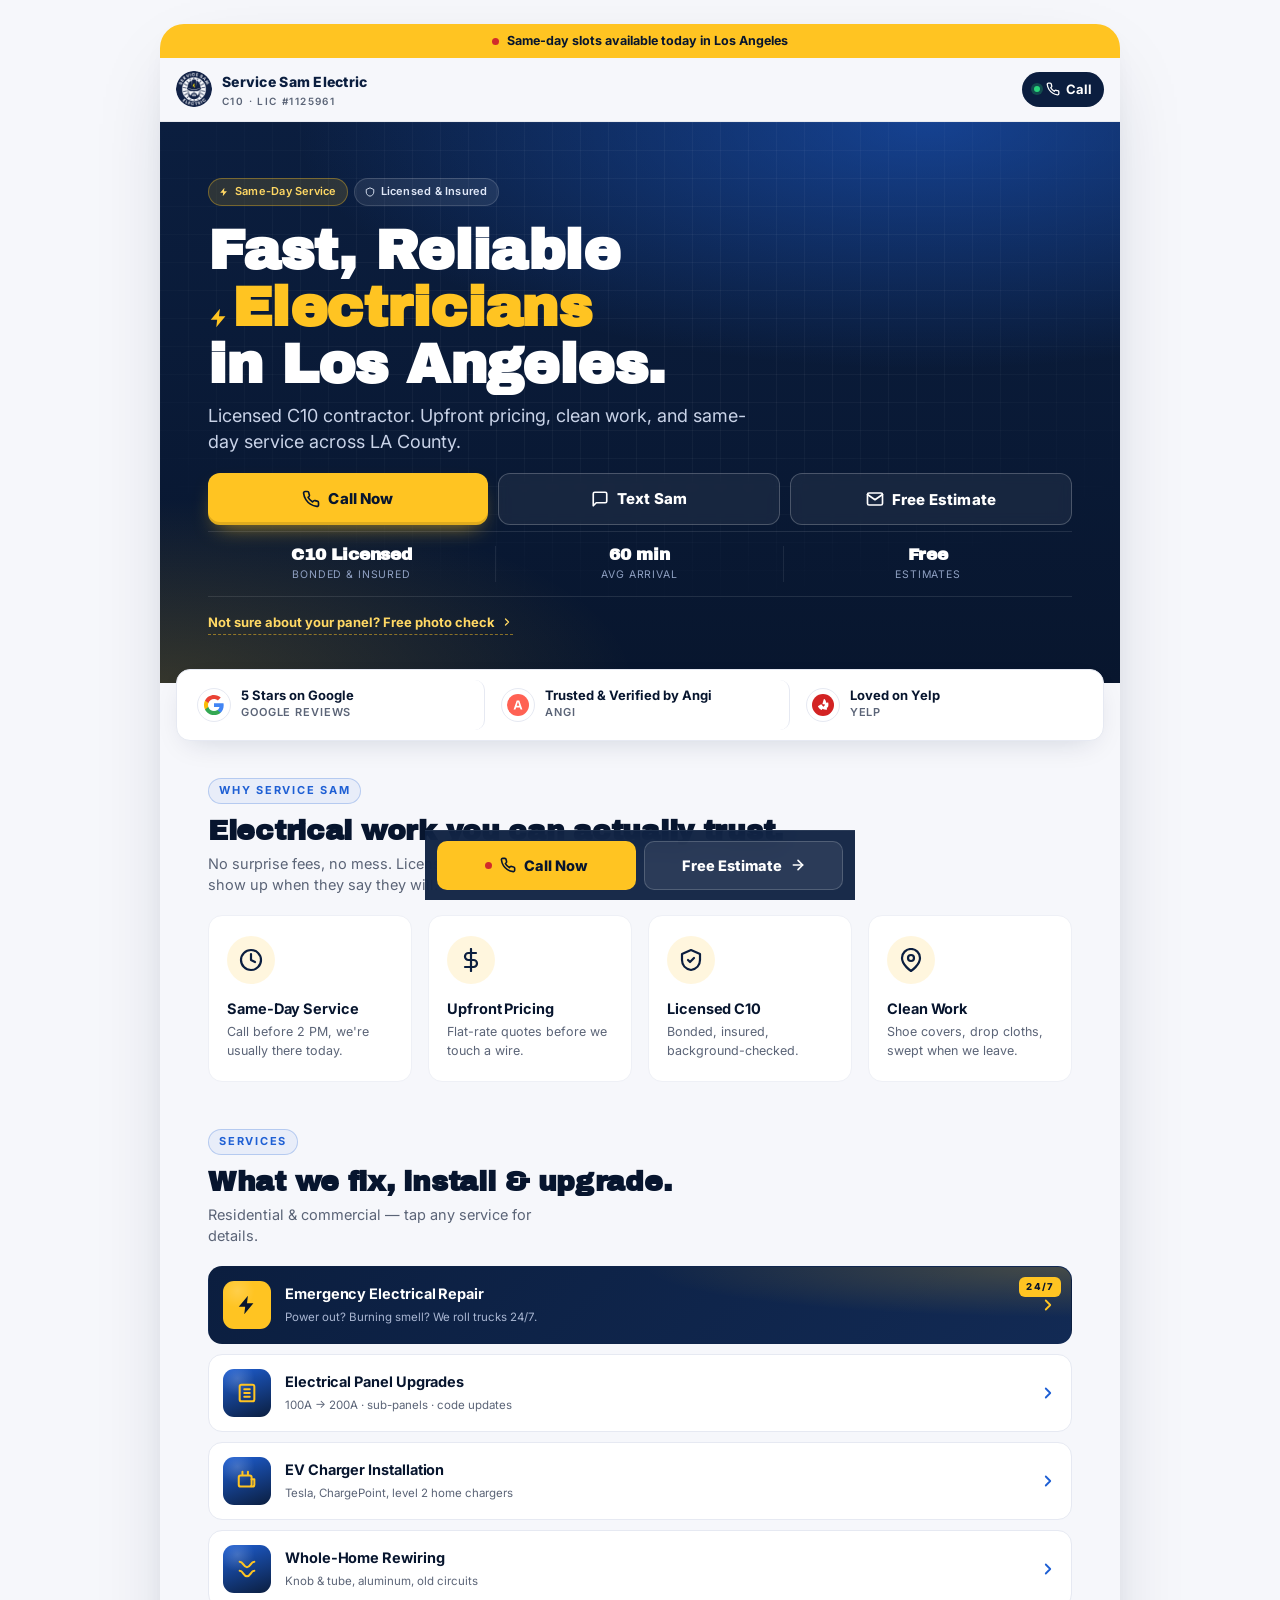
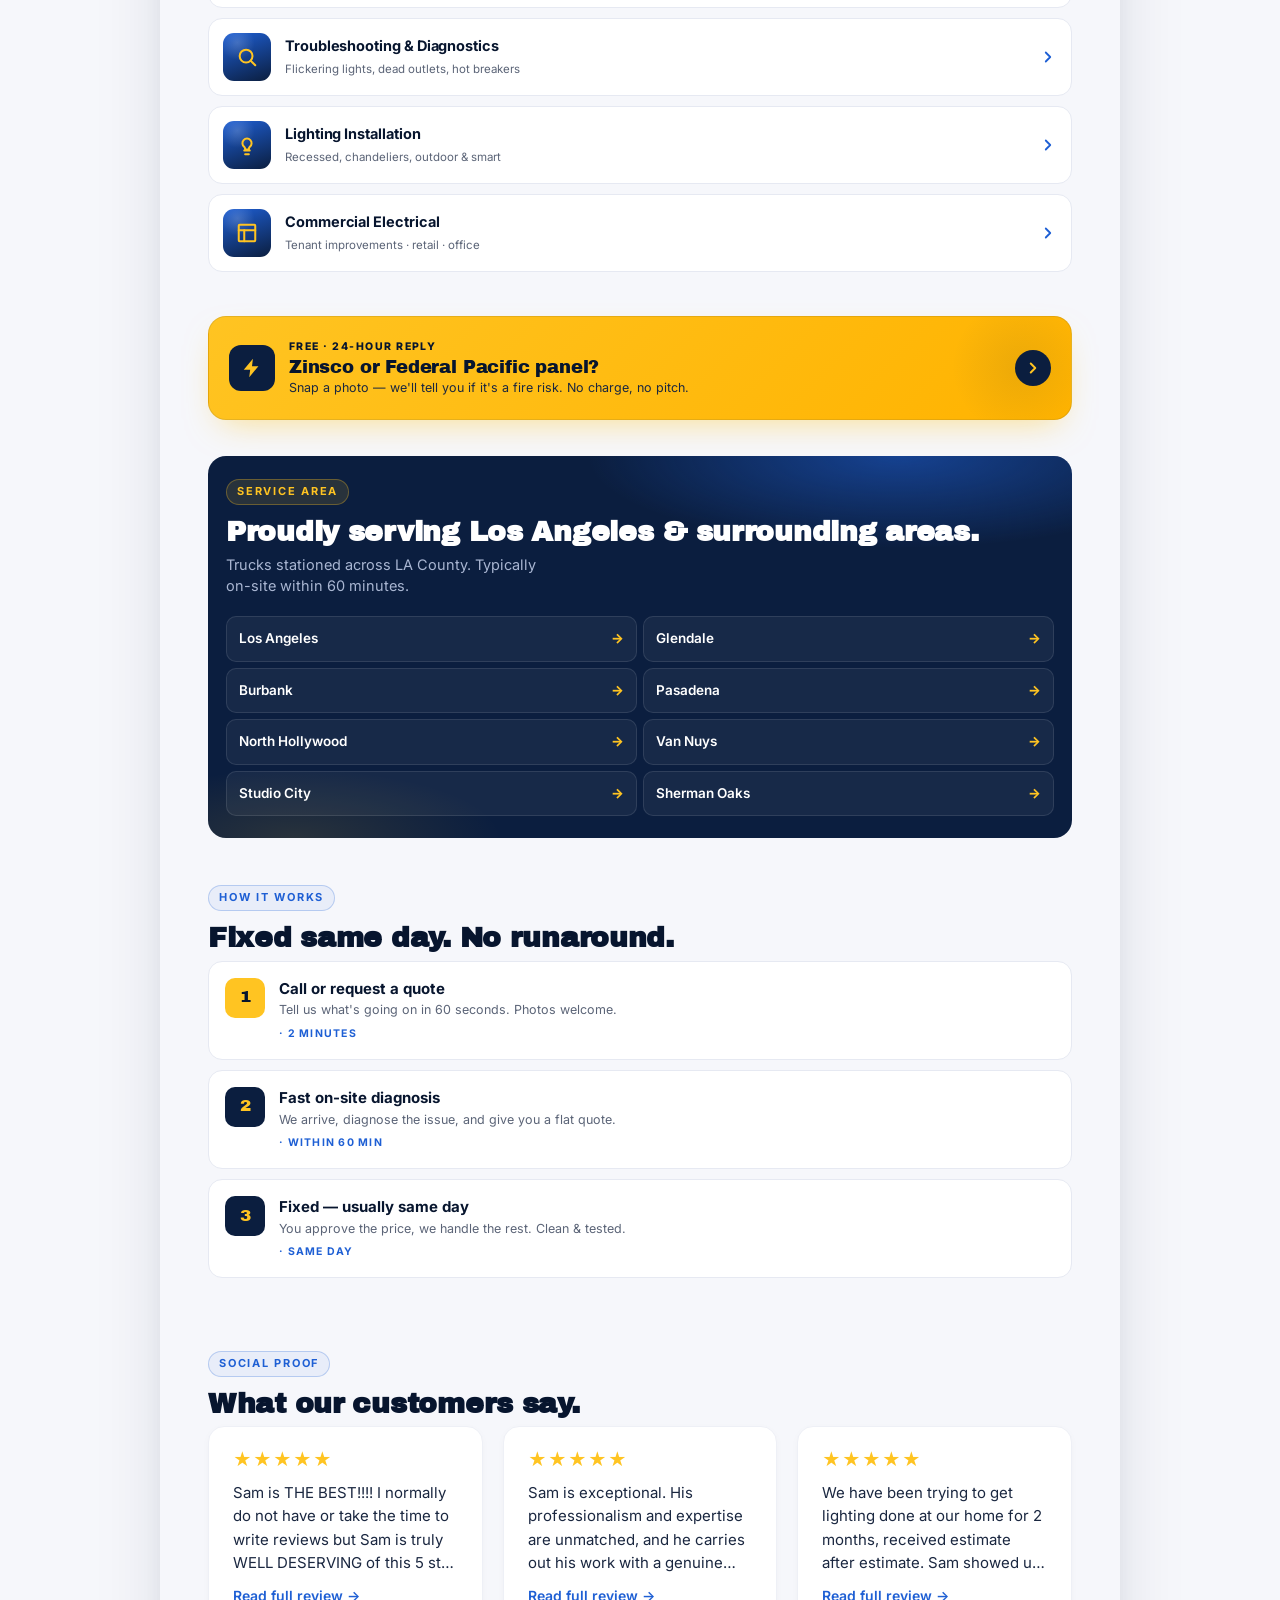
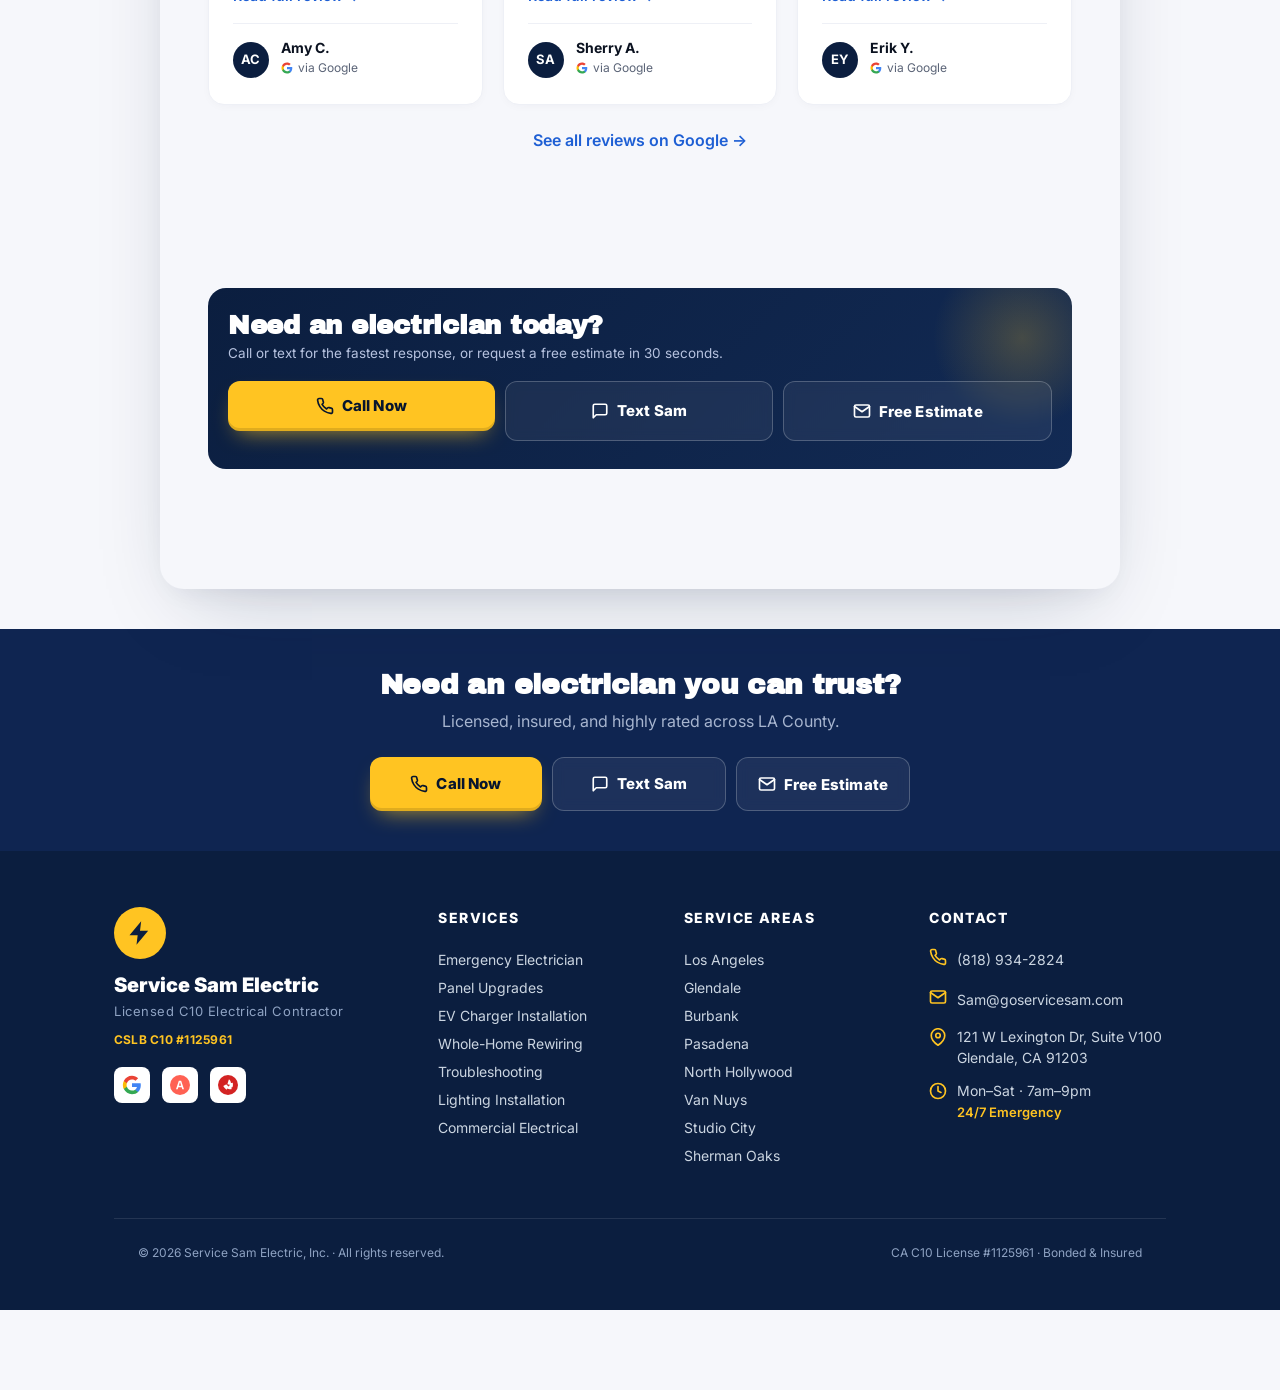
<file: index.html>
<!DOCTYPE html>
<html lang="en"><head>
<meta charset="utf-8">
<meta name="viewport" content="width=device-width, initial-scale=1, viewport-fit=cover">
<title>Service Sam Electric — Licensed C10 Electrician in Los Angeles</title>
<meta name="description" content="Fast, reliable licensed C10 electricians in Los Angeles. Same-day service, upfront pricing, 5-star rated. Call (818) 934-2824 for a free estimate.">
<meta name="theme-color" content="#0B1E3F">
<link rel="canonical" href="https://goservicesam.com/">

<!-- Open Graph / social -->
<meta property="og:title" content="Service Sam Electric — Licensed C10 Electrician in Los Angeles">
<meta property="og:description" content="Fast, reliable licensed C10 electricians in Los Angeles. Same-day service, upfront pricing, 5-star rated. Call (818) 934-2824 for a free estimate.">
<meta property="og:type" content="website">
<meta property="og:url" content="https://goservicesam.com/">
<meta property="og:image" content="https://goservicesam.com/assets/og-image.png">
<meta property="og:site_name" content="Service Sam Electric">
<meta name="twitter:card" content="summary_large_image">
<meta name="twitter:title" content="Service Sam Electric — Licensed C10 Electrician in Los Angeles">
<meta name="twitter:description" content="Same-day licensed electricians in LA. Upfront pricing. Call (818) 934-2824.">
<meta name="twitter:image" content="https://goservicesam.com/assets/og-image.png">

<!-- Favicons -->
<link rel="icon" type="image/svg+xml" href="/assets/favicon.svg">
<link rel="apple-touch-icon" href="/assets/apple-touch-icon.png">

<!-- Google Search Console verification (replace content when you verify) -->
<!-- <meta name="google-site-verification" content="YOUR_VERIFICATION_CODE"> -->


<link rel="preconnect" href="https://fonts.googleapis.com">
<link rel="preconnect" href="https://fonts.gstatic.com" crossorigin="">
<link rel="stylesheet" href="https://fonts.googleapis.com/css2?family=Archivo+Black&family=Inter:wght@400;500;600;700;800;900&display=swap">
<style>
  :root{
    --navy:#0B1E3F; --navy-2:#122a54; --navy-ink:#07152e;
    --blue:#1E5FD4; --blue-2:#2f74ef;
    --yellow:#FFC422; --yellow-2:#ffb300;
    --bg:#F6F7FB; --card:#ffffff; --ink:#0b1220;
    --muted:#5b6477; --line:#e6e9f2;
    --shadow: 0 10px 30px -12px rgba(11,30,63,.18);
    --radius: 14px;
  }
  *{box-sizing:border-box}
  html,body{margin:0;padding:0}
  body{
    font-family:'Inter',system-ui,-apple-system,sans-serif;
    color:var(--ink); background:var(--bg);
    -webkit-font-smoothing:antialiased;
    line-height:1.45; font-size:16px;
  }
  .phone{
    max-width:430px;margin:0 auto;background:var(--bg);
    min-height:100vh; padding-bottom:84px;
    position:relative; overflow:hidden;
  }
  /* TOP NAV */
  .topbar{
    position:sticky;top:0;z-index:40;
    display:flex;align-items:center;justify-content:space-between;
    padding:12px 16px;
    background:rgba(246,247,251,.86);
    backdrop-filter: blur(10px);-webkit-backdrop-filter: blur(10px);
    border-bottom:1px solid rgba(11,30,63,.06);
  }
  .brand{display:flex;align-items:center;gap:10px;font-weight:800;color:var(--navy);text-decoration:none}
  .brand img{width:36px;height:36px;display:block;border-radius:50%}
  .brand span{font-size:14px;letter-spacing:.02em}
  .brand small{display:block;font-size:10px;font-weight:600;color:var(--muted);letter-spacing:.14em;text-transform:uppercase;margin-top:1px}
  .topbar .call{
    display:inline-flex;align-items:center;gap:6px;
    background:var(--navy);color:#fff;
    padding:8px 12px;border-radius:999px;
    font-weight:700;font-size:13px;text-decoration:none;
  }
  .topbar .call .dot{width:6px;height:6px;border-radius:50%;background:#29d57a;box-shadow:0 0 0 3px rgba(41,213,122,.25)}
  /* HERO */
  .hero{
    position:relative; color:#fff;
    background:
      radial-gradient(120% 80% at 80% 0%, rgba(30,95,212,.55) 0%, transparent 55%),
      radial-gradient(90% 60% at 0% 100%, rgba(255,196,34,.18) 0%, transparent 55%),
      linear-gradient(180deg,#0B1E3F 0%, #08162e 100%);
    padding:22px 20px 28px; overflow:hidden;
  }
  .hero::before{
    content:"";position:absolute;inset:0;
    background-image:
      linear-gradient(rgba(255,255,255,.04) 1px, transparent 1px),
      linear-gradient(90deg, rgba(255,255,255,.04) 1px, transparent 1px);
    background-size: 28px 28px;
    mask-image: radial-gradient(80% 70% at 50% 30%, #000 40%, transparent 85%);
    pointer-events:none;
  }
  .hero > *{position:relative}
  .badges-row{display:flex;gap:6px;flex-wrap:wrap;margin-bottom:16px}
  .mini-badge{
    display:inline-flex;align-items:center;gap:6px;
    background:rgba(255,255,255,.08);
    border:1px solid rgba(255,255,255,.14);
    color:#dfe7f7;
    padding:5px 10px;border-radius:999px;
    font-size:11px;font-weight:600;letter-spacing:.02em;
  }
  .mini-badge svg{width:10px;height:10px}
  .mini-badge.yellow{background:rgba(255,196,34,.14);border-color:rgba(255,196,34,.35);color:#ffd864}

  h1.hero-h{
    font-family:'Archivo Black',Impact,sans-serif;
    font-size:40px;line-height:1.02;letter-spacing:-.01em;
    margin:6px 0 10px; text-wrap:balance;
  }
  h1.hero-h .zap{color:var(--yellow);white-space:nowrap}
  h1.hero-h .zap svg{width:22px;height:22px;vertical-align:-3px;margin-right:2px}
  .hero-sub{color:#c9d3e8;font-size:15px;margin:0 0 18px;max-width:32ch}
  .cta-stack{display:flex;flex-direction:column;gap:10px;margin-bottom:16px}
  .btn{
    display:inline-flex;align-items:center;justify-content:center;gap:8px;
    padding:16px 18px;border-radius:12px;
    font-weight:800;letter-spacing:.01em;font-size:16px;
    text-decoration:none;border:0;cursor:pointer;font-family:inherit;
  }
  .btn-primary{
    background:var(--yellow);color:var(--navy-ink);
    box-shadow:0 10px 22px -10px rgba(255,196,34,.7), inset 0 -3px 0 rgba(0,0,0,.12);
  }
  .btn-primary:active{transform:translateY(1px)}
  .btn-ghost{
    background:rgba(255,255,255,.06); color:#fff;
    border:1.5px solid rgba(255,255,255,.22);
    backdrop-filter:blur(6px);
  }
  .btn svg{width:18px;height:18px}
  .hero-stats{
    display:grid;grid-template-columns:repeat(3,1fr);gap:0;
    border-top:1px solid rgba(255,255,255,.1);
    border-bottom:1px solid rgba(255,255,255,.1);
    padding:14px 0;margin-top:6px;
  }
  .hero-stat{text-align:center;border-right:1px solid rgba(255,255,255,.08)}
  .hero-stat:last-child{border-right:0}
  .hero-stat b{display:block;font-family:'Archivo Black';font-size:17px;color:#fff;letter-spacing:-.01em;line-height:1.1}
  .hero-stat small{display:block;font-size:10.5px;color:#8fa0c2;letter-spacing:.08em;text-transform:uppercase;margin-top:2px}
  /* TRUST STRIP */
  .trust-strip{
    margin:-14px 16px 0;position:relative;z-index:5;
    background:#fff;border-radius:14px;
    padding:12px 10px;
    display:flex;flex-direction:column;gap:8px;
    box-shadow:var(--shadow); border:1px solid var(--line);
  }
  .stars{display:flex;gap:2px}
  .stars svg{width:15px;height:15px;fill:#FFB400}
  .trust-badge{
    display:flex;align-items:center;gap:10px;
    padding:8px 10px;border-radius:10px;
    flex:1;min-width:0;
    text-decoration:none;color:inherit;cursor:pointer;
    position:relative;z-index:2;
    transition:transform 180ms ease, box-shadow 180ms ease;
  }
  @media (hover:hover){
    .trust-badge:hover{
      transform:translateY(-1px);
      box-shadow:0 6px 16px -8px rgba(11,30,63,.2);
    }
  }
  .trust-badge .tb-logo{
    width:34px;height:34px;flex:0 0 34px;border-radius:50%;
    display:flex;align-items:center;justify-content:center;
    background:#fff;border:1px solid var(--line);overflow:hidden;
  }
  .trust-badge .tb-logo svg{display:block}
  .trust-badge .tb-text strong{display:block;font-size:13px;color:var(--navy-ink);line-height:1.15;font-weight:700}
  .trust-badge .tb-text small{display:block;color:var(--muted);font-size:11px;letter-spacing:.08em;margin-top:2px;text-transform:uppercase;font-weight:600}
  @media (min-width:560px){
    .trust-strip{flex-direction:row;align-items:stretch;gap:6px;padding:10px}
    .trust-badge{border-right:1px solid var(--line)}
    .trust-badge:last-child{border-right:0}
  }

  section{padding:36px 20px}
  .eyebrow{
    display:inline-block;
    font-size:11px;font-weight:700;letter-spacing:.16em;text-transform:uppercase;
    color:var(--blue);
    padding:4px 10px;border:1px solid rgba(30,95,212,.25);
    border-radius:999px;background:rgba(30,95,212,.06);
    margin-bottom:12px;
  }
  h2.sec{
    font-family:'Archivo Black';
    font-size:28px;line-height:1.05;letter-spacing:-.01em;
    color:var(--navy-ink);margin:0 0 8px; text-wrap:balance;
  }
  .sec-lede{color:var(--muted);font-size:14.5px;margin:0 0 20px;max-width:36ch}

  .why-grid{display:grid;grid-template-columns:1fr 1fr;gap:12px}
  .why{
    background:#fff;
    border:1px solid #eef0f6;
    border-radius:var(--radius);
    padding:20px 18px;
    transition:box-shadow .2s ease, transform .2s ease, border-color .2s ease;
  }
  .why .ic{
    width:48px;height:48px;border-radius:50%;
    background:rgba(255,196,34,.15);
    color:var(--navy);
    display:flex;align-items:center;justify-content:center;
    margin-bottom:14px;
  }
  .why .ic svg{width:24px;height:24px}
  .why b{display:block;font-size:14.5px;color:var(--navy-ink);margin-bottom:4px;letter-spacing:-.005em}
  .why p{margin:0;font-size:12.5px;color:var(--muted);line-height:1.5}
  @media (hover:hover) and (min-width:768px){
    .why:hover{
      box-shadow:0 4px 20px -8px rgba(11,30,63,.08);
      border-color:#e1e5ef;
      transform:translateY(-1px);
    }
  }

  .services{display:flex;flex-direction:column;gap:10px}
  .svc{
    display:flex;align-items:center;gap:14px;
    background:#fff;border:1px solid var(--line);border-radius:var(--radius);
    padding:14px;text-decoration:none;color:inherit;
    transition:transform .15s ease, border-color .15s ease;
    position:relative;
  }
  .svc:active{transform:scale(.99)}
  .svc:hover{border-color:var(--blue)}
  .svc .svc-ic{
    width:48px;height:48px;flex:0 0 48px;border-radius:11px;
    background:linear-gradient(160deg,#1E5FD4, #0B1E3F);
    display:flex;align-items:center;justify-content:center;
    color:var(--yellow); position:relative;overflow:hidden;
  }
  .svc .svc-ic::after{
    content:"";position:absolute;inset:0;
    background:radial-gradient(60% 60% at 30% 20%, rgba(255,255,255,.18), transparent 60%);
  }
  .svc .svc-ic svg{width:22px;height:22px;position:relative;z-index:1}
  .svc .svc-body{flex:1;min-width:0}
  .svc b{display:block;font-size:14.5px;color:var(--navy-ink);letter-spacing:-.005em}
  .svc small{color:var(--muted);font-size:11.5px}
  .svc .chev{color:var(--blue);flex:0 0 auto}
  .svc.featured{
    background:linear-gradient(135deg,#0B1E3F 0%,#122a54 100%);
    border-color:transparent;color:#fff; overflow:hidden;
  }
  .svc.featured::before{
    content:"";position:absolute;inset:0;
    background:radial-gradient(90% 120% at 100% 0%, rgba(255,196,34,.22), transparent 55%);
  }
  .svc.featured b{color:#fff}
  .svc.featured small{color:#a9b6d2}
  .svc.featured .svc-ic{background:var(--yellow);color:var(--navy-ink)}
  .svc.featured .chev{color:var(--yellow)}
  .tag-24{
    position:absolute;top:10px;right:10px;z-index:2;
    font-size:9.5px;font-weight:800;letter-spacing:.12em;
    background:var(--yellow);color:var(--navy-ink);
    padding:3px 7px;border-radius:6px;
  }

  .area{
    background:var(--navy);color:#fff;border-radius:18px;
    padding:22px 18px;overflow:hidden;position:relative;
  }
  .area::before{
    content:"";position:absolute;inset:0;
    background:
      radial-gradient(60% 40% at 80% 0%, rgba(30,95,212,.55), transparent 60%),
      radial-gradient(40% 30% at 10% 100%, rgba(255,196,34,.12), transparent 60%);
    pointer-events:none;
  }
  .area > *{position:relative}
  .area .eyebrow{color:var(--yellow);background:rgba(255,196,34,.12);border-color:rgba(255,196,34,.3)}
  .area h2.sec{color:#fff}
  .area .sec-lede{color:#a9b6d2}
  .cities{display:grid;grid-template-columns:1fr 1fr;gap:6px;margin-top:14px}
  .city{
    display:flex;align-items:center;justify-content:space-between;
    padding:12px 12px;border-radius:10px;
    background:rgba(255,255,255,.05);
    border:1px solid rgba(255,255,255,.1);
    text-decoration:none;color:#fff;
    font-size:13.5px;font-weight:600;
  }
  .city .plus{color:var(--yellow);font-weight:800}
  .city.more{background:rgba(255,196,34,.12);border-color:rgba(255,196,34,.3);color:var(--yellow)}

  .steps{display:flex;flex-direction:column;gap:10px}
  .step{
    background:#fff;border:1px solid var(--line);border-radius:var(--radius);
    padding:16px;display:flex;align-items:flex-start;gap:14px;
  }
  .step .num{
    width:40px;height:40px;flex:0 0 40px;border-radius:10px;
    background:var(--navy);color:var(--yellow);
    display:flex;align-items:center;justify-content:center;
    font-family:'Archivo Black';font-size:17px;
  }
  .step.active .num{background:var(--yellow);color:var(--navy-ink)}
  .step b{display:block;font-size:15px;color:var(--navy-ink)}
  .step p{margin:2px 0 0;font-size:12.5px;color:var(--muted)}
  .step .t{font-size:10.5px;font-weight:700;color:var(--blue);letter-spacing:.12em;text-transform:uppercase;margin-top:6px;display:inline-block}

  .reviews-grid{
    display:grid;grid-template-columns:1fr;gap:16px;
    align-items:stretch;
  }
  @media (min-width:768px){
    .reviews-grid{grid-template-columns:repeat(3,1fr);gap:20px}
  }
  .review{
    background:#fff;border:1px solid #eef0f6;border-radius:16px;
    padding:24px;
    display:flex;flex-direction:column;
    box-shadow:0 2px 12px -4px rgba(11,30,63,.06);
    transition:transform .18s ease, box-shadow .18s ease;
  }
  @media (hover:hover) and (min-width:768px){
    .review:hover{
      transform:translateY(-2px);
      box-shadow:0 8px 24px -8px rgba(11,30,63,.12);
    }
  }
  .review .stars{
    font-size:18px;letter-spacing:1px;color:#FFC422;
    line-height:1;margin-bottom:12px;
  }
  .review .review-text{
    margin:0;font-size:15px;line-height:1.55;color:#1a2740;
    display:-webkit-box;-webkit-line-clamp:4;-webkit-box-orient:vertical;
    overflow:hidden;
  }
  .review .read-more{
    display:inline-block;margin-top:12px;
    font-size:14px;color:#1E5FD4;font-weight:600;text-decoration:none;
  }
  .review .read-more:hover{text-decoration:underline}
  .review .review-divider{
    border:0;border-top:1px solid #eef0f6;margin:16px 0;
  }
  .review .who{display:flex;align-items:center;gap:12px}
  .review .av{
    width:36px;height:36px;flex:0 0 36px;border-radius:50%;
    background:#0B1E3F;color:#fff;
    display:flex;align-items:center;justify-content:center;
    font-weight:700;font-size:13px;letter-spacing:.02em;
  }
  .review .who .name{
    font-weight:700;color:#0b1220;font-size:14px;line-height:1.2;
  }
  .review .who .via{
    display:inline-flex;align-items:center;gap:5px;
    color:#5b6477;font-size:12px;margin-top:3px;
  }
  .review .who .via svg{display:block;flex:0 0 12px}
  .reviews-footer{
    display:flex;justify-content:center;margin-top:24px;
  }
  .reviews-footer a{
    font-size:16px;color:#1E5FD4;font-weight:600;text-decoration:none;
  }
  .reviews-footer a:hover{text-decoration:underline}
  .reviews-section{padding-bottom:100px}

  .ba{background:#fff;border:1px solid var(--line);border-radius:var(--radius);padding:14px;margin-top:16px}
  .ba-row{display:grid;grid-template-columns:1fr 1fr;gap:8px}
  .ba-img{
    aspect-ratio:1/1;border-radius:10px;position:relative;overflow:hidden;
    background: repeating-linear-gradient(45deg,#e6e9f2 0 6px, #eef1f8 6px 12px);
    display:flex;align-items:flex-end;padding:8px;
    font-family:ui-monospace,Menlo,monospace;font-size:10.5px;color:#7a869f;
  }
  .ba-img.a{
    background: repeating-linear-gradient(45deg,#0B1E3F 0 6px,#112a54 6px 12px);
    color:#ffd864;
  }
  .ba-tag{
    position:absolute;top:8px;left:8px;
    background:#fff;color:var(--navy-ink);
    font-weight:800;font-size:10px;letter-spacing:.1em;
    padding:3px 7px;border-radius:6px;
  }
  .ba-tag.y{background:var(--yellow)}
  .ba-cap{display:block;margin-top:10px;font-size:12.5px;color:var(--navy-ink);font-weight:600}
  .ba-cap small{display:block;color:var(--muted);font-weight:500;margin-top:2px;font-size:11.5px}

  .cta-form{
    background:linear-gradient(135deg,#0B1E3F,#122a54);
    color:#fff;border-radius:18px;padding:24px 20px;position:relative;overflow:hidden;
  }
  .cta-form::before{
    content:"";position:absolute;right:-40px;top:-40px;
    width:180px;height:180px;border-radius:50%;
    background:radial-gradient(circle,rgba(255,196,34,.22),transparent 70%);
  }
  .cta-form h2{font-family:'Archivo Black';font-size:26px;margin:0 0 4px;line-height:1.05;letter-spacing:-.01em}
  .cta-form p{color:#b6c2df;font-size:13.5px;margin:0 0 18px}
  .cta-form .btn-primary{width:100%;margin-bottom:10px}
  .or{
    text-align:center;font-size:11px;letter-spacing:.18em;
    color:#7f8eae;margin:10px 0;position:relative;
  }
  .or::before,.or::after{
    content:"";position:absolute;top:50%;width:36%;height:1px;
    background:rgba(255,255,255,.12);
  }
  .or::before{left:0}.or::after{right:0}
  .field{display:block;margin-bottom:10px;position:relative}
  .field label{
    font-size:10.5px;letter-spacing:.14em;text-transform:uppercase;
    color:#8fa0c2;font-weight:700;display:block;margin-bottom:6px;
  }
  .field input,.field select{
    width:100%;padding:14px 14px;border-radius:10px;
    background:rgba(255,255,255,.06);color:#fff;
    border:1.5px solid rgba(255,255,255,.14);
    font-family:inherit;font-size:15px;
    appearance:none;-webkit-appearance:none;
  }
  .field input::placeholder{color:#7b89a7}
  .field input:focus,.field select:focus{outline:none;border-color:var(--yellow)}
  .field select{
    background-image:url("data:image/svg+xml;utf8,<svg xmlns='http://www.w3.org/2000/svg' width='14' height='14' viewBox='0 0 24 24' fill='none' stroke='%23ffc422' stroke-width='3' stroke-linecap='round' stroke-linejoin='round'><polyline points='6 9 12 15 18 9'/></svg>");
    background-repeat:no-repeat;background-position:right 14px center;
  }
  .btn-submit{
    width:100%;background:var(--yellow);color:var(--navy-ink);
    padding:16px;border-radius:10px;border:0;font-weight:800;font-size:16px;
    font-family:inherit;cursor:pointer;
    box-shadow:0 10px 22px -10px rgba(255,196,34,.7), inset 0 -3px 0 rgba(0,0,0,.12);
  }
  .agree{font-size:11px;color:#7f8eae;text-align:center;margin-top:10px;line-height:1.4}

  /* ===== SITE FOOTER ===== */
  body{padding-bottom:80px}
  .site-footer{background:#0B1E3F;color:#cbd5e1;font-size:13px;line-height:1.6}
  .footer-cta{background:#0F2551;color:#fff;padding:40px 24px;text-align:center}
  .footer-cta-inner{max-width:720px;margin:0 auto}
  .footer-cta h2{
    font-family:'Archivo Black';font-size:22px;color:#fff;
    margin:0 0 8px;line-height:1.15;letter-spacing:-.01em;font-weight:900;
  }
  .footer-cta p{color:#a7b5cf;font-size:16px;margin:0 0 24px;line-height:1.5}
  .footer-cta .cta-three{max-width:540px;margin:0 auto}
  @media (min-width:768px){.footer-cta h2{font-size:28px}}

  .footer-main{padding:56px 24px 24px;max-width:1100px;margin:0 auto}
  .footer-grid{display:grid;grid-template-columns:1fr;gap:40px 48px}
  @media (min-width:640px){.footer-grid{grid-template-columns:1fr 1fr}}
  @media (min-width:1024px){.footer-grid{grid-template-columns:1.4fr 1fr 1fr 1.2fr}}

  .footer-col h4{
    color:#fff;font-weight:800;font-size:14px;
    letter-spacing:.1em;text-transform:uppercase;margin:0 0 16px;
  }
  .footer-col ul{list-style:none;padding:0;margin:0}
  .footer-col ul a{
    color:#cbd5e1;font-size:14px;line-height:2;
    text-decoration:none;display:block;transition:color .15s ease;
  }
  .footer-col ul a:hover{color:#FFC422}

  .footer-brand .brand-logo{
    width:52px;height:52px;border-radius:50%;background:#FFC422;
    display:flex;align-items:center;justify-content:center;margin-bottom:14px;
  }
  .footer-brand .brand-logo svg{width:28px;height:28px}
  .footer-brand .brand-name{color:#fff;font-weight:900;font-size:20px;line-height:1.2;margin:0 0 4px}
  .footer-brand .brand-sub{color:#8fa3c3;font-size:13px;letter-spacing:.04em;margin:0}
  .footer-brand .brand-lic{color:#FFC422;font-size:12px;font-weight:700;margin:8px 0 0;letter-spacing:.02em}
  .footer-social{display:flex;gap:12px;margin-top:18px}
  .footer-social a{
    width:36px;height:36px;border-radius:8px;background:#fff;
    display:inline-flex;align-items:center;justify-content:center;padding:0;
    transition:transform .15s ease, box-shadow .15s ease;
  }
  .footer-social a:hover{transform:translateY(-1px);box-shadow:0 4px 12px rgba(0,0,0,.2)}
  .footer-social svg{display:block;width:20px;height:20px}

  .footer-contact ul{list-style:none;padding:0;margin:0}
  .footer-contact li{
    display:flex;align-items:flex-start;gap:10px;
    margin-bottom:12px;color:#cbd5e1;font-size:14px;line-height:1.5;
  }
  .footer-contact .ico{
    flex:0 0 18px;width:18px;height:18px;color:#FFC422;margin-top:2px;
  }
  .footer-contact a{
    color:#cbd5e1;text-decoration:none;line-height:1.5;
    transition:color .15s ease;
  }
  .footer-contact a:hover{color:#FFC422}
  .footer-contact .emergency{color:#FFC422;display:block;font-weight:600;font-size:13px;margin-top:2px}

  .footer-bottom{
    max-width:1100px;margin:48px auto 0;padding:24px;
    border-top:1px solid rgba(255,255,255,.1);
    display:flex;flex-direction:column;gap:8px;
    font-size:12px;color:#8fa3c3;
  }
  @media (min-width:640px){
    .footer-bottom{flex-direction:row;justify-content:space-between;gap:16px}
  }

  .sticky-cta{
    position:fixed;bottom:0;left:0;right:0;z-index:50;
    max-width:430px;margin:0 auto;
    padding:10px 12px calc(10px + env(safe-area-inset-bottom));
    background:rgba(11,30,63,.94);
    backdrop-filter:blur(14px); -webkit-backdrop-filter:blur(14px);
    border-top:1px solid rgba(255,255,255,.08);
    display:grid;grid-template-columns:1fr 1fr;gap:8px;
  }
  .sticky-cta a{
    display:flex;align-items:center;justify-content:center;gap:8px;
    padding:13px 10px;border-radius:10px;font-weight:800;font-size:14.5px;
    text-decoration:none;
  }
  .sticky-cta .call-big{background:var(--yellow);color:var(--navy-ink)}
  .sticky-cta .quote{
    background:rgba(255,255,255,.08);color:#fff;
    border:1.5px solid rgba(255,255,255,.18);
  }
  .sticky-cta svg{width:16px;height:16px}
  .sticky-cta .call-big .pulse{
    width:7px;height:7px;border-radius:50%;background:#d12b2b;
    box-shadow:0 0 0 0 rgba(209,43,43,.6);
    animation:pulse 1.8s infinite;
  }
  @keyframes pulse{
    0%{box-shadow:0 0 0 0 rgba(209,43,43,.6)}
    70%{box-shadow:0 0 0 9px rgba(209,43,43,0)}
    100%{box-shadow:0 0 0 0 rgba(209,43,43,0)}
  }

  .alert{
    display:flex;align-items:center;gap:8px;
    background:var(--yellow);color:var(--navy-ink);
    padding:8px 16px;font-size:12.5px;font-weight:700;
    justify-content:center;
  }
  .alert .live{
    display:inline-block;width:7px;height:7px;border-radius:50%;background:#d12b2b;
    animation:blink 1.2s infinite;
  }
  @keyframes blink{50%{opacity:.3}}

  /* ============ SERVICE PAGES (stacked, revealed on anchor) ============ */
  .svc-page{
    display:none;
    padding:24px 20px 48px;
    background:var(--bg);
    animation: fadeIn .25s ease;
  }
  .svc-page:target{display:block}
  @keyframes fadeIn{from{opacity:0;transform:translateY(6px)}to{opacity:1;transform:none}}
  .svc-page .back{
    display:inline-flex;align-items:center;gap:6px;
    font-size:12.5px;font-weight:700;color:var(--blue);
    text-decoration:none;margin-bottom:14px;
  }
  .svc-page h1{
    font-family:'Archivo Black';font-size:30px;line-height:1.05;
    color:var(--navy-ink);margin:0 0 8px;letter-spacing:-.01em;
  }
  .svc-page .lede{color:var(--muted);font-size:14.5px;margin:0 0 20px}
  .svc-page h3{font-family:'Archivo Black';font-size:18px;color:var(--navy-ink);margin:24px 0 10px;letter-spacing:-.005em}
  .svc-page ul.checks{list-style:none;padding:0;margin:0}
  .svc-page ul.checks li{
    display:flex;gap:10px;align-items:flex-start;
    padding:10px 12px;background:#fff;border:1px solid var(--line);
    border-radius:10px;margin-bottom:6px;font-size:13.5px;
  }
  .svc-page ul.checks li::before{
    content:"";flex:0 0 16px;width:16px;height:16px;border-radius:50%;
    background:var(--yellow);
    background-image:url("data:image/svg+xml;utf8,<svg xmlns='http://www.w3.org/2000/svg' width='10' height='10' viewBox='0 0 24 24' fill='none' stroke='%230B1E3F' stroke-width='4' stroke-linecap='round' stroke-linejoin='round'><polyline points='20 6 9 17 4 12'/></svg>");
    background-size:10px 10px;background-repeat:no-repeat;background-position:center;
    margin-top:2px;
  }
  .svc-page .priceband{
    display:flex;justify-content:space-between;align-items:center;
    background:linear-gradient(135deg,#0B1E3F,#122a54);
    color:#fff;padding:14px 16px;border-radius:12px;margin:18px 0;
  }
  .svc-page .priceband b{font-family:'Archivo Black';font-size:22px;color:var(--yellow)}
  .svc-page .priceband small{display:block;font-size:10.5px;color:#a9b6d2;letter-spacing:.12em;text-transform:uppercase;margin-top:2px}
  .svc-page .cta-row{display:flex;flex-direction:column;gap:8px;margin-top:18px}

  /* ============ CITY PAGES ============ */
  .city-page{display:none;padding:24px 20px 48px;background:var(--bg)}
  .city-page:target{display:block}
  .city-page h1{
    font-family:'Archivo Black';font-size:28px;line-height:1.05;
    color:var(--navy-ink);margin:0 0 8px;letter-spacing:-.01em;
  }
  .city-page .neighborhoods{display:flex;flex-wrap:wrap;gap:6px;margin:14px 0 10px}
  .city-page .neighborhoods span{
    font-size:11.5px;padding:5px 10px;border-radius:999px;
    background:#fff;border:1px solid var(--line);color:var(--navy-ink);font-weight:600;
  }

  /* When any svc-page is targeted, hide main home sections */
  body:has(.svc-page:target) .home,
  body:has(.city-page:target) .home{display:none}
  body:has(.svc-page:target) .sticky-cta,
  body:has(.city-page:target) .sticky-cta{display:grid}

  @media (min-width: 380px){
    h1.hero-h{font-size:44px}
  }
</style>

<style>
  /* ---- Desktop / tablet responsiveness layer ----
     The base design is a polished 430px mobile experience. On wider screens
     we give it more breathing room, add an ambient backdrop so the content
     doesn't sit as a lonely column, and let the internal grids spread out. */
  @media (min-width: 768px) {
    body {
      background:
        radial-gradient(1200px 600px at 80% -10%, rgba(30,95,212,.06), transparent 60%),
        radial-gradient(900px 500px at -10% 110%, rgba(255,196,34,.05), transparent 60%),
        #F6F7FB;
    }
    .phone {
      max-width: 720px;
      box-shadow: 0 30px 80px -30px rgba(11,30,63,.25), 0 10px 30px -12px rgba(11,30,63,.08);
      border-radius: 24px;
      overflow: hidden;
      margin: 24px auto 40px;
      min-height: auto;
    }
    .hero { padding: 56px 48px 48px; }
    .hero-h { font-size: 56px !important; line-height: 1.02 !important; }
    .hero-sub { font-size: 18px !important; max-width: 560px; }
    .cta-stack { flex-direction: row !important; }
    .cta-stack .btn { flex: 1; }
    section:not(.hero) { padding-left: 48px !important; padding-right: 48px !important; }
    .why-grid { grid-template-columns: repeat(2, 1fr) !important; gap: 16px !important; }
    .svc-page { padding-left: 48px !important; padding-right: 48px !important; }
  }
  @media (min-width: 1100px) {
    .phone { max-width: 960px; }
    .services { grid-template-columns: repeat(3, 1fr) !important; }
    .areas-grid { grid-template-columns: repeat(4, 1fr) !important; }
    .why-grid { grid-template-columns: repeat(4, 1fr) !important; }
  }
  /* Smooth anchor scrolling for service sub-page links */
  html { scroll-behavior: smooth; }
  /* Make the form's submit button state reset after 4s so users can retry */
  .btn-submit:disabled { opacity: .7; cursor: not-allowed; }

  /* ====== Three-button CTA (Call / Text / Estimate) ====== */
  .cta-three{
    display:flex;flex-direction:column;gap:10px;margin:4px 0;
  }
  .cta-three .btn{width:100%;padding:14px 14px;font-size:15px}
  .cta-three .btn svg{width:18px;height:18px;flex:0 0 18px}
  .btn-outline{
    background:#fff;color:var(--navy-ink);
    border:1.5px solid #d6dae5;
  }
  .btn-outline:hover{border-color:var(--navy-ink)}
  .cta-three.on-dark .btn-outline{
    background:rgba(255,255,255,.06);color:#fff;
    border:1.5px solid rgba(255,255,255,.22);
    backdrop-filter:blur(6px);
  }
  @media (min-width:768px){
    .cta-three{flex-direction:row;gap:10px}
    .cta-three .btn{flex:1 1 0}
  }

  /* ====== Quote modal ====== */
  .modal-overlay{
    position:fixed;inset:0;z-index:100;
    display:none;align-items:center;justify-content:center;
    background:rgba(11,30,63,.65);
    backdrop-filter:blur(4px);-webkit-backdrop-filter:blur(4px);
    padding:16px;
    opacity:0;transition:opacity .18s ease-out;
  }
  .modal-overlay.open{display:flex}
  .modal-overlay.visible{opacity:1}
  .modal{
    background:#fff;color:var(--ink);
    border-radius:16px;width:100%;max-width:480px;
    padding:28px 22px 22px;position:relative;
    box-shadow:0 30px 80px -20px rgba(11,30,63,.5);
    max-height:calc(100vh - 32px);overflow-y:auto;
    transform:scale(.96);transition:transform .18s ease-out;
  }
  .modal-overlay.visible .modal{transform:scale(1)}
  .modal h3{
    font-family:'Archivo Black';font-size:22px;
    color:var(--navy-ink);margin:0 0 6px;letter-spacing:-.01em;
    line-height:1.15;
  }
  .modal .modal-sub{color:var(--muted);font-size:13px;margin:0 0 16px;line-height:1.45}
  .modal-close{
    position:absolute;top:10px;right:10px;
    width:34px;height:34px;border-radius:50%;
    border:0;background:#f0f2f7;color:var(--navy-ink);
    font-size:20px;cursor:pointer;line-height:1;
    display:flex;align-items:center;justify-content:center;
    font-family:inherit;
  }
  .modal-close:hover{background:#e4e8f0}
  .modal .field label{
    color:var(--navy-ink);letter-spacing:.1em;
  }
  .modal .field input,
  .modal .field select{
    background-color:#f6f7fb;color:var(--ink);
    border:1.5px solid var(--line);
  }
  .modal .field input::placeholder{color:#8a95ae}
  .modal .field select{
    padding-right:40px;
    appearance:none;-webkit-appearance:none;-moz-appearance:none;
    background-image:url("data:image/svg+xml;utf8,<svg xmlns='http://www.w3.org/2000/svg' width='12' height='8' viewBox='0 0 12 8'><path d='M1 1.5L6 6.5L11 1.5' stroke='%230B1E3F' stroke-width='2' stroke-linecap='round' stroke-linejoin='round' fill='none'/></svg>");
    background-repeat:no-repeat;
    background-position:right 14px center;
    background-size:12px 8px;
  }
  .modal .field select:invalid{color:#94a3b8}
  .modal .field select option{color:#0b1220}
  .modal .field input:focus,
  .modal .field select:focus{outline:none;border-color:var(--blue)}
  .modal .btn-submit{padding:14px;margin-top:4px}
  .modal .fallback-call{
    display:block;text-align:center;margin-top:12px;
    color:var(--muted);font-size:12.5px;
  }
  .modal .fallback-call a{color:var(--blue);text-decoration:none;font-weight:600}
  .modal .agree{color:var(--muted)}
  .modal .success-state{display:none;text-align:center;padding:30px 10px 10px}
  .modal.is-success .form-state{display:none}
  .modal.is-success .success-state{display:block}
  .modal .success-state .check{
    width:64px;height:64px;border-radius:50%;background:#29d57a;color:#fff;
    display:flex;align-items:center;justify-content:center;margin:0 auto 14px;
  }
  .modal .success-state .check svg{width:32px;height:32px}
  .modal .success-state h3{margin-bottom:8px}
  .modal .success-state p{color:var(--muted);margin:0;font-size:13.5px}
  body.modal-open{overflow:hidden}
</style>
</head>
<body>
<script>
// Legacy hash-URL redirect: /#panel → /services/panel-upgrade, etc.
// Kept for bookmarks and external links. Non-matching hashes fall through.
(function(){
  var map = {
    'emergency':     '/services/emergency-electrical',
    'panel':         '/services/panel-upgrade',
    'ev':            '/services/ev-charger-installation',
    'rewire':        '/services/whole-home-rewiring',
    'troubleshoot':  '/services/troubleshooting',
    'lighting':      '/services/lighting-installation',
    'commercial':    '/services/commercial-electrical'
  };
  var h = (location.hash || '').replace(/^#/, '');
  if (h && map[h]) { location.replace(map[h]); }
})();
</script>
<div class="phone">

  <!-- Urgent live banner -->
  <div class="alert">
    <span class="live"></span>
    <span>Same-day slots available today in Los Angeles</span>
  </div>

  <!-- Top nav -->
  <header class="topbar">
    <a href="#top" class="brand">
      <img src="[data-uri]" alt="Service Sam Electric">
      <div>
        <span>Service Sam Electric</span>
        <small>C10 · LIC #1125961</small>
      </div>
    </a>
    <a class="call" href="tel:+18189342824">
      <span class="dot"></span>
      <svg viewBox="0 0 24 24" fill="none" stroke="currentColor" stroke-width="2.2" stroke-linecap="round" stroke-linejoin="round" width="14" height="14"><path d="M22 16.92v3a2 2 0 0 1-2.18 2 19.79 19.79 0 0 1-8.63-3.07 19.5 19.5 0 0 1-6-6 19.79 19.79 0 0 1-3.07-8.67A2 2 0 0 1 4.11 2h3a2 2 0 0 1 2 1.72 12.84 12.84 0 0 0 .7 2.81 2 2 0 0 1-.45 2.11L8.09 9.91a16 16 0 0 0 6 6l1.27-1.27a2 2 0 0 1 2.11-.45 12.84 12.84 0 0 0 2.81.7A2 2 0 0 1 22 16.92z"></path></svg>
      Call
    </a>
  </header>

<div class="home" id="top">
  <!-- HERO -->
  <section class="hero">
    <div class="badges-row">
      <span class="mini-badge yellow">
        <svg viewBox="0 0 24 24" fill="currentColor"><path d="M13 2L3 14h7l-1 8 10-12h-7l1-8z"></path></svg>
        Same-Day Service
      </span>
      <span class="mini-badge">
        <svg viewBox="0 0 24 24" fill="none" stroke="currentColor" stroke-width="2.2"><path d="M12 2l9 4v6c0 5-3.5 9-9 10-5.5-1-9-5-9-10V6l9-4z"></path></svg>
        Licensed &amp; Insured
      </span>
    </div>

    <h1 class="hero-h">
      Fast, Reliable<br>
      <span class="zap"><svg viewBox="0 0 24 24" fill="currentColor"><path d="M13 2L3 14h7l-1 8 10-12h-7l1-8z"></path></svg>Electricians</span><br>
      in Los Angeles.
    </h1>
    <p class="hero-sub">Licensed C10 contractor. Upfront pricing, clean work, and same-day service across LA County.</p>

    <div class="cta-three on-dark">
      <a class="btn btn-primary" href="tel:+18189342824" aria-label="Call Service Sam Electric">
        <svg viewBox="0 0 24 24" fill="none" stroke="currentColor" stroke-width="2.2" stroke-linecap="round" stroke-linejoin="round"><path d="M22 16.92v3a2 2 0 0 1-2.18 2 19.79 19.79 0 0 1-8.63-3.07 19.5 19.5 0 0 1-6-6 19.79 19.79 0 0 1-3.07-8.67A2 2 0 0 1 4.11 2h3a2 2 0 0 1 2 1.72 12.84 12.84 0 0 0 .7 2.81 2 2 0 0 1-.45 2.11L8.09 9.91a16 16 0 0 0 6 6l1.27-1.27a2 2 0 0 1 2.11-.45 12.84 12.84 0 0 0 2.81.7A2 2 0 0 1 22 16.92z"></path></svg>
        Call Now
      </a>
      <a class="btn btn-outline" href="sms:+18189342824?&amp;body=Hi%20Sam%2C%20I%20got%20your%20info%20from%20goservicesam.com%20and%20need%20help%20with%3A%20" aria-label="Text Sam">
        <svg viewBox="0 0 24 24" fill="none" stroke="currentColor" stroke-width="2.2" stroke-linecap="round" stroke-linejoin="round"><path d="M21 15a2 2 0 0 1-2 2H7l-4 4V5a2 2 0 0 1 2-2h14a2 2 0 0 1 2 2z"></path></svg>
        Text Sam
      </a>
      <button type="button" class="btn btn-outline" onclick="openQuoteModal(event)" aria-label="Request a free estimate">
        <svg viewBox="0 0 24 24" fill="none" stroke="currentColor" stroke-width="2.2" stroke-linecap="round" stroke-linejoin="round"><path d="M4 4h16c1.1 0 2 .9 2 2v12c0 1.1-.9 2-2 2H4c-1.1 0-2-.9-2-2V6c0-1.1.9-2 2-2z"></path><polyline points="22,6 12,13 2,6"></polyline></svg>
        Free Estimate
      </button>
    </div>

    <div class="hero-stats">
      <div class="hero-stat"><b>C10 Licensed</b><small>Bonded &amp; Insured</small></div>
      <div class="hero-stat"><b>60 min</b><small>Avg Arrival</small></div>
      <div class="hero-stat"><b>Free</b><small>Estimates</small></div>
    </div>

    <a href="/safety-check" style="display:inline-flex;align-items:center;gap:6px;margin-top:16px;color:#ffd864;font-size:13px;font-weight:700;text-decoration:none;border-bottom:1px dashed rgba(255,196,34,.5);padding-bottom:2px">
      Not sure about your panel? Free photo check
      <svg viewBox="0 0 24 24" width="12" height="12" fill="none" stroke="currentColor" stroke-width="2.6" stroke-linecap="round" stroke-linejoin="round" aria-hidden="true"><polyline points="9 18 15 12 9 6"/></svg>
    </a>
  </section>

  <!-- Trust strip -->
  <div class="trust-strip" aria-label="Trusted across top review platforms">
    <a class="trust-badge" href="https://share.google/7NwRjGQXGjUnWlkaW" target="_blank" rel="noopener" aria-label="See our 5-star Google reviews">
      <span class="tb-logo" aria-hidden="true">
        <svg xmlns="http://www.w3.org/2000/svg" viewBox="0 0 24 24" width="22" height="22" aria-hidden="true">
          <path fill="#4285F4" d="M22.56 12.25c0-.78-.07-1.53-.2-2.25H12v4.26h5.92c-.26 1.37-1.04 2.53-2.21 3.31v2.77h3.57c2.08-1.92 3.28-4.74 3.28-8.09z"/>
          <path fill="#34A853" d="M12 23c2.97 0 5.46-.98 7.28-2.66l-3.57-2.77c-.98.66-2.23 1.06-3.71 1.06-2.86 0-5.29-1.93-6.16-4.53H2.18v2.84C3.99 20.53 7.7 23 12 23z"/>
          <path fill="#FBBC05" d="M5.84 14.09c-.22-.66-.35-1.36-.35-2.09s.13-1.43.35-2.09V7.07H2.18C1.43 8.55 1 10.22 1 12s.43 3.45 1.18 4.93l2.85-2.22.81-.62z"/>
          <path fill="#EA4335" d="M12 5.38c1.62 0 3.06.56 4.21 1.64l3.15-3.15C17.45 2.09 14.97 1 12 1 7.7 1 3.99 3.47 2.18 7.07l3.66 2.84c.87-2.6 3.3-4.53 6.16-4.53z"/>
        </svg>
      </span>
      <div class="tb-text">
        <strong>5 Stars on Google</strong>
        <small>GOOGLE REVIEWS</small>
      </div>
    </a>
    <a class="trust-badge" href="https://www.homeadvisor.com/rated.SamsElectricalService.32858483.html" target="_blank" rel="noopener" aria-label="See our Angi / HomeAdvisor profile">
      <span class="tb-logo" aria-hidden="true">
        <svg xmlns="http://www.w3.org/2000/svg" viewBox="0 0 24 24" width="22" height="22" aria-hidden="true">
          <circle cx="12" cy="12" r="12" fill="#FF6153"/>
          <path fill="#fff" d="M9.2 17h-2l3.4-10h2.8l3.4 10h-2l-.8-2.4h-4zm1.4-4.2h2.8L12 8.4z"/>
        </svg>
      </span>
      <div class="tb-text">
        <strong>Trusted &amp; Verified by Angi</strong>
        <small>ANGI</small>
      </div>
    </a>
    <a class="trust-badge" href="https://www.yelp.com/biz/service-sam-electric-glendale" target="_blank" rel="noopener" aria-label="See our Yelp reviews">
      <span class="tb-logo" aria-hidden="true">
        <svg xmlns="http://www.w3.org/2000/svg" viewBox="0 0 24 24" width="22" height="22" aria-hidden="true">
          <circle cx="12" cy="12" r="12" fill="#D32323"/>
          <path fill="#fff" d="M13.5 5.5c-.3-.1-.6.1-.7.4l-1.4 4.6c-.1.4.2.8.6.8l3.1.1c.4 0 .7-.3.6-.7-.2-2.3-.9-4.3-2.2-5.2zm-3 6.1c-.2-.3-.6-.4-.9-.2L6.8 13c-.3.2-.4.6-.2.9.8 1.4 1.9 2.6 3.3 3.4.3.2.7.1.9-.2l1.6-2.7c.2-.3.1-.7-.2-.9zm3.6 1c-.3-.2-.7-.1-.9.2l-1.6 2.7c-.2.3-.1.7.2.9 1.2.5 2.5.8 3.8.8.4 0 .7-.3.7-.7l-.1-3.1c0-.3-.3-.6-.7-.6zm3.7-2.8c-.1-.3-.4-.5-.8-.4l-3 .8c-.3.1-.5.5-.4.8.6 1.5 1.7 2.8 3.1 3.6.3.2.7 0 .8-.3.5-1.4.6-3 .3-4.5z"/>
        </svg>
      </span>
      <div class="tb-text">
        <strong>Loved on Yelp</strong>
        <small>YELP</small>
      </div>
    </a>
  </div>

  <!-- WHY -->
  <section>
    <span class="eyebrow">Why Service Sam</span>
    <h2 class="sec">Electrical work you can actually trust.</h2>
    <p class="sec-lede">No surprise fees, no mess. Licensed pros who show up when they say they will.</p>
    <div class="why-grid">
      <div class="why">
        <div class="ic"><svg viewBox="0 0 24 24" fill="none" stroke="currentColor" stroke-width="2.2" stroke-linecap="round" stroke-linejoin="round"><circle cx="12" cy="12" r="10"></circle><polyline points="12 6 12 12 16 14"></polyline></svg></div>
        <b>Same-Day Service</b>
        <p>Call before 2 PM, we're usually there today.</p>
      </div>
      <div class="why">
        <div class="ic"><svg viewBox="0 0 24 24" fill="none" stroke="currentColor" stroke-width="2.2" stroke-linecap="round" stroke-linejoin="round"><line x1="12" y1="1" x2="12" y2="23"></line><path d="M17 5H9.5a3.5 3.5 0 0 0 0 7h5a3.5 3.5 0 0 1 0 7H6"></path></svg></div>
        <b>Upfront Pricing</b>
        <p>Flat-rate quotes before we touch a wire.</p>
      </div>
      <div class="why">
        <div class="ic"><svg viewBox="0 0 24 24" fill="none" stroke="currentColor" stroke-width="2.2" stroke-linecap="round" stroke-linejoin="round"><path d="M12 2l9 4v6c0 5-3.5 9-9 10-5.5-1-9-5-9-10V6l9-4z"></path><polyline points="9 12 11 14 15 10"></polyline></svg></div>
        <b>Licensed C10</b>
        <p>Bonded, insured, background-checked.</p>
      </div>
      <div class="why">
        <div class="ic"><svg viewBox="0 0 24 24" fill="none" stroke="currentColor" stroke-width="2.2" stroke-linecap="round" stroke-linejoin="round"><path d="M21 10c0 7-9 13-9 13S3 17 3 10a9 9 0 0 1 18 0z"></path><circle cx="12" cy="10" r="3"></circle></svg></div>
        <b>Clean Work</b>
        <p>Shoe covers, drop cloths, swept when we leave.</p>
      </div>
    </div>
  </section>

  <!-- SERVICES -->
  <section style="padding-top:10px">
    <span class="eyebrow">Services</span>
    <h2 class="sec">What we fix, install &amp; upgrade.</h2>
    <p class="sec-lede">Residential &amp; commercial — tap any service for details.</p>

    <div class="services">
      <a class="svc featured" href="/services/emergency-electrical">
        <span class="tag-24">24/7</span>
        <div class="svc-ic"><svg viewBox="0 0 24 24" fill="currentColor"><path d="M13 2L3 14h7l-1 8 10-12h-7l1-8z"></path></svg></div>
        <div class="svc-body"><b>Emergency Electrical Repair</b><small>Power out? Burning smell? We roll trucks 24/7.</small></div>
        <svg class="chev" viewBox="0 0 24 24" fill="none" stroke="currentColor" stroke-width="2.4" stroke-linecap="round" stroke-linejoin="round" width="18" height="18"><polyline points="9 18 15 12 9 6"></polyline></svg>
      </a>

      <a class="svc" href="/services/panel-upgrade">
        <div class="svc-ic"><svg viewBox="0 0 24 24" fill="none" stroke="currentColor" stroke-width="2.2" stroke-linecap="round" stroke-linejoin="round"><rect x="4" y="3" width="16" height="18" rx="2"></rect><line x1="9" y1="8" x2="15" y2="8"></line><line x1="9" y1="12" x2="15" y2="12"></line><line x1="9" y1="16" x2="15" y2="16"></line></svg></div>
        <div class="svc-body"><b>Electrical Panel Upgrades</b><small>100A → 200A · sub-panels · code updates</small></div>
        <svg class="chev" viewBox="0 0 24 24" fill="none" stroke="currentColor" stroke-width="2.4" stroke-linecap="round" stroke-linejoin="round" width="18" height="18"><polyline points="9 18 15 12 9 6"></polyline></svg>
      </a>

      <a class="svc" href="/services/ev-charger-installation">
        <div class="svc-ic"><svg viewBox="0 0 24 24" fill="none" stroke="currentColor" stroke-width="2.2" stroke-linecap="round" stroke-linejoin="round"><rect x="3" y="6" width="14" height="12" rx="2"></rect><path d="M17 10h3v6a2 2 0 0 1-2 2h-1"></path><line x1="7" y1="2" x2="7" y2="5"></line><line x1="13" y1="2" x2="13" y2="5"></line></svg></div>
        <div class="svc-body"><b>EV Charger Installation</b><small>Tesla, ChargePoint, level 2 home chargers</small></div>
        <svg class="chev" viewBox="0 0 24 24" fill="none" stroke="currentColor" stroke-width="2.4" stroke-linecap="round" stroke-linejoin="round" width="18" height="18"><polyline points="9 18 15 12 9 6"></polyline></svg>
      </a>

      <a class="svc" href="/services/whole-home-rewiring">
        <div class="svc-ic"><svg viewBox="0 0 24 24" fill="none" stroke="currentColor" stroke-width="2.2" stroke-linecap="round" stroke-linejoin="round"><path d="M4 4c4 0 4 6 8 6s4-6 8-6"></path><path d="M4 14c4 0 4 6 8 6s4-6 8-6"></path></svg></div>
        <div class="svc-body"><b>Whole-Home Rewiring</b><small>Knob &amp; tube, aluminum, old circuits</small></div>
        <svg class="chev" viewBox="0 0 24 24" fill="none" stroke="currentColor" stroke-width="2.4" stroke-linecap="round" stroke-linejoin="round" width="18" height="18"><polyline points="9 18 15 12 9 6"></polyline></svg>
      </a>

      <a class="svc" href="/services/troubleshooting">
        <div class="svc-ic"><svg viewBox="0 0 24 24" fill="none" stroke="currentColor" stroke-width="2.2" stroke-linecap="round" stroke-linejoin="round"><circle cx="11" cy="11" r="7"></circle><line x1="21" y1="21" x2="16" y2="16"></line></svg></div>
        <div class="svc-body"><b>Troubleshooting &amp; Diagnostics</b><small>Flickering lights, dead outlets, hot breakers</small></div>
        <svg class="chev" viewBox="0 0 24 24" fill="none" stroke="currentColor" stroke-width="2.4" stroke-linecap="round" stroke-linejoin="round" width="18" height="18"><polyline points="9 18 15 12 9 6"></polyline></svg>
      </a>

      <a class="svc" href="/services/lighting-installation">
        <div class="svc-ic"><svg viewBox="0 0 24 24" fill="none" stroke="currentColor" stroke-width="2.2" stroke-linecap="round" stroke-linejoin="round"><path d="M9 18h6"></path><path d="M10 22h4"></path><path d="M15 14a5 5 0 1 0-6 0c1 .8 1 1.8 1 3h4c0-1.2 0-2.2 1-3z"></path></svg></div>
        <div class="svc-body"><b>Lighting Installation</b><small>Recessed, chandeliers, outdoor &amp; smart</small></div>
        <svg class="chev" viewBox="0 0 24 24" fill="none" stroke="currentColor" stroke-width="2.4" stroke-linecap="round" stroke-linejoin="round" width="18" height="18"><polyline points="9 18 15 12 9 6"></polyline></svg>
      </a>

      <a class="svc" href="/services/commercial-electrical">
        <div class="svc-ic"><svg viewBox="0 0 24 24" fill="none" stroke="currentColor" stroke-width="2.2" stroke-linecap="round" stroke-linejoin="round"><rect x="3" y="3" width="18" height="18" rx="1"></rect><line x1="3" y1="9" x2="21" y2="9"></line><line x1="9" y1="21" x2="9" y2="9"></line></svg></div>
        <div class="svc-body"><b>Commercial Electrical</b><small>Tenant improvements · retail · office</small></div>
        <svg class="chev" viewBox="0 0 24 24" fill="none" stroke="currentColor" stroke-width="2.4" stroke-linecap="round" stroke-linejoin="round" width="18" height="18"><polyline points="9 18 15 12 9 6"></polyline></svg>
      </a>
    </div>
  </section>

  <!-- PANEL SAFETY CHECK CALLOUT -->
  <section style="padding:8px 20px 0">
    <a href="/safety-check" style="display:block;text-decoration:none;position:relative;overflow:hidden;border-radius:18px;background:linear-gradient(135deg,#FFC422 0%,#ffb300 100%);padding:22px 20px;box-shadow:0 14px 34px -14px rgba(255,196,34,.55);border:1px solid rgba(11,30,63,.1)">
      <div style="position:absolute;right:-20px;top:-20px;width:140px;height:140px;border-radius:50%;background:radial-gradient(circle,rgba(11,30,63,.08),transparent 70%);pointer-events:none"></div>
      <div style="position:relative;display:flex;align-items:center;gap:14px">
        <div style="flex:0 0 46px;width:46px;height:46px;border-radius:12px;background:#0B1E3F;color:#FFC422;display:flex;align-items:center;justify-content:center">
          <svg viewBox="0 0 24 24" width="22" height="22" fill="currentColor" aria-hidden="true"><path d="M13 2L3 14h7l-1 8 10-12h-7l1-8z"/></svg>
        </div>
        <div style="flex:1;min-width:0">
          <div style="font-size:10.5px;letter-spacing:.14em;text-transform:uppercase;font-weight:800;color:#07152e;margin-bottom:3px">Free · 24-hour reply</div>
          <div style="font-family:'Archivo Black';font-size:18px;color:#07152e;line-height:1.15;letter-spacing:-.01em;margin-bottom:2px">Zinsco or Federal Pacific panel?</div>
          <div style="font-size:12.5px;color:#1a2740;line-height:1.35">Snap a photo — we'll tell you if it's a fire risk. No charge, no pitch.</div>
        </div>
        <div style="flex:0 0 auto;display:flex;align-items:center;justify-content:center;width:36px;height:36px;border-radius:50%;background:#0B1E3F;color:#FFC422">
          <svg viewBox="0 0 24 24" width="18" height="18" fill="none" stroke="currentColor" stroke-width="2.6" stroke-linecap="round" stroke-linejoin="round" aria-hidden="true"><polyline points="9 18 15 12 9 6"/></svg>
        </div>
      </div>
    </a>
  </section>

  <!-- AREA -->
  <section>
    <div class="area">
      <span class="eyebrow">Service Area</span>
      <h2 class="sec">Proudly serving Los Angeles &amp; surrounding areas.</h2>
      <p class="sec-lede">Trucks stationed across LA County. Typically on-site within 60 minutes.</p>
      <div class="cities">
        <a class="city" href="#la"><span>Los Angeles</span><span class="plus">→</span></a>
        <a class="city" href="#glendale"><span>Glendale</span><span class="plus">→</span></a>
        <a class="city" href="#burbank"><span>Burbank</span><span class="plus">→</span></a>
        <a class="city" href="#pasadena"><span>Pasadena</span><span class="plus">→</span></a>
        <a class="city" href="#noho"><span>North Hollywood</span><span class="plus">→</span></a>
        <a class="city" href="#van-nuys"><span>Van Nuys</span><span class="plus">→</span></a>
        <a class="city" href="#studio-city"><span>Studio City</span><span class="plus">→</span></a>
        <a class="city" href="#sherman-oaks"><span>Sherman Oaks</span><span class="plus">→</span></a>
      </div>
    </div>
  </section>

  <!-- PROCESS -->
  <section style="padding-top:10px">
    <span class="eyebrow">How it works</span>
    <h2 class="sec">Fixed same day. No runaround.</h2>
    <div class="steps">
      <div class="step active">
        <div class="num">1</div>
        <div><b>Call or request a quote</b><p>Tell us what's going on in 60 seconds. Photos welcome.</p><span class="t">· 2 minutes</span></div>
      </div>
      <div class="step">
        <div class="num">2</div>
        <div><b>Fast on-site diagnosis</b><p>We arrive, diagnose the issue, and give you a flat quote.</p><span class="t">· Within 60 min</span></div>
      </div>
      <div class="step">
        <div class="num">3</div>
        <div><b>Fixed — usually same day</b><p>You approve the price, we handle the rest. Clean &amp; tested.</p><span class="t">· Same day</span></div>
      </div>
    </div>
  </section>

  <!-- REVIEWS -->
  <section class="reviews-section">
    <span class="eyebrow">Social Proof</span>
    <h2 class="sec">What our customers say.</h2>

    <div class="reviews-grid">
      <article class="review">
        <div class="stars" aria-label="5 star rating">★★★★★</div>
        <p class="review-text">Sam is THE BEST!!!! I normally do not have or take the time to write reviews but Sam is truly WELL DESERVING of this 5 star review. If there was an option to give him 10 stars or more, I would definitely give him the maximum stars. I've dealt with so many people from different companies and I've never felt as comfortable and as safe with them as with Sam. There are so many electricians/contractors out there that are just after your money yet they still do a poor job but Sam is very different. He is super honest, reliable, kind, trustworthy, professional, and friendly. He will tell you with all honesty if what you plan to get done in your house is worth paying for or just a waste. Plus he is knowledgeable with what he does. My family and I are not only thankful for the work his done in our house, but we are also extremely grateful for having met Sam as a person. Sam, please know that I will be your customer for life!</p>
        <a class="read-more" href="https://share.google/7NwRjGQXGjUnWlkaW" target="_blank" rel="noopener">Read full review →</a>
        <hr class="review-divider">
        <div class="who">
          <div class="av" aria-hidden="true">AC</div>
          <div>
            <div class="name">Amy C.</div>
            <div class="via">
              <svg xmlns="http://www.w3.org/2000/svg" viewBox="0 0 24 24" width="12" height="12" aria-hidden="true"><path fill="#4285F4" d="M22.56 12.25c0-.78-.07-1.53-.2-2.25H12v4.26h5.92c-.26 1.37-1.04 2.53-2.21 3.31v2.77h3.57c2.08-1.92 3.28-4.74 3.28-8.09z"/><path fill="#34A853" d="M12 23c2.97 0 5.46-.98 7.28-2.66l-3.57-2.77c-.98.66-2.23 1.06-3.71 1.06-2.86 0-5.29-1.93-6.16-4.53H2.18v2.84C3.99 20.53 7.7 23 12 23z"/><path fill="#FBBC05" d="M5.84 14.09c-.22-.66-.35-1.36-.35-2.09s.13-1.43.35-2.09V7.07H2.18C1.43 8.55 1 10.22 1 12s.43 3.45 1.18 4.93l2.85-2.22.81-.62z"/><path fill="#EA4335" d="M12 5.38c1.62 0 3.06.56 4.21 1.64l3.15-3.15C17.45 2.09 14.97 1 12 1 7.7 1 3.99 3.47 2.18 7.07l3.66 2.84c.87-2.6 3.3-4.53 6.16-4.53z"/></svg>
              via Google
            </div>
          </div>
        </div>
      </article>

      <article class="review">
        <div class="stars" aria-label="5 star rating">★★★★★</div>
        <p class="review-text">Sam is exceptional. His professionalism and expertise are unmatched, and he carries out his work with a genuine smile. What sets him apart is his honesty and the time he takes to explain each step of the process — a rare and much-appreciated quality. He and his crew are incredibly meticulous; you'd never know they were there once the job is done. Sam turned my vision into a stunning reality, and I'm beyond grateful. I've already recommended him to several friends, and if you're looking for a reliable, skilled, and trustworthy electrician, Sam is the one to call.</p>
        <a class="read-more" href="https://share.google/7NwRjGQXGjUnWlkaW" target="_blank" rel="noopener">Read full review →</a>
        <hr class="review-divider">
        <div class="who">
          <div class="av" aria-hidden="true">SA</div>
          <div>
            <div class="name">Sherry A.</div>
            <div class="via">
              <svg xmlns="http://www.w3.org/2000/svg" viewBox="0 0 24 24" width="12" height="12" aria-hidden="true"><path fill="#4285F4" d="M22.56 12.25c0-.78-.07-1.53-.2-2.25H12v4.26h5.92c-.26 1.37-1.04 2.53-2.21 3.31v2.77h3.57c2.08-1.92 3.28-4.74 3.28-8.09z"/><path fill="#34A853" d="M12 23c2.97 0 5.46-.98 7.28-2.66l-3.57-2.77c-.98.66-2.23 1.06-3.71 1.06-2.86 0-5.29-1.93-6.16-4.53H2.18v2.84C3.99 20.53 7.7 23 12 23z"/><path fill="#FBBC05" d="M5.84 14.09c-.22-.66-.35-1.36-.35-2.09s.13-1.43.35-2.09V7.07H2.18C1.43 8.55 1 10.22 1 12s.43 3.45 1.18 4.93l2.85-2.22.81-.62z"/><path fill="#EA4335" d="M12 5.38c1.62 0 3.06.56 4.21 1.64l3.15-3.15C17.45 2.09 14.97 1 12 1 7.7 1 3.99 3.47 2.18 7.07l3.66 2.84c.87-2.6 3.3-4.53 6.16-4.53z"/></svg>
              via Google
            </div>
          </div>
        </div>
      </article>

      <article class="review">
        <div class="stars" aria-label="5 star rating">★★★★★</div>
        <p class="review-text">We have been trying to get lighting done at our home for 2 months, received estimate after estimate. Sam showed up and not only did he give us a price within our budget, but also provided us with peace of mind. Very professional and knowledgeable. I would highly recommend his service. We are extremely happy.</p>
        <a class="read-more" href="https://share.google/7NwRjGQXGjUnWlkaW" target="_blank" rel="noopener">Read full review →</a>
        <hr class="review-divider">
        <div class="who">
          <div class="av" aria-hidden="true">EY</div>
          <div>
            <div class="name">Erik Y.</div>
            <div class="via">
              <svg xmlns="http://www.w3.org/2000/svg" viewBox="0 0 24 24" width="12" height="12" aria-hidden="true"><path fill="#4285F4" d="M22.56 12.25c0-.78-.07-1.53-.2-2.25H12v4.26h5.92c-.26 1.37-1.04 2.53-2.21 3.31v2.77h3.57c2.08-1.92 3.28-4.74 3.28-8.09z"/><path fill="#34A853" d="M12 23c2.97 0 5.46-.98 7.28-2.66l-3.57-2.77c-.98.66-2.23 1.06-3.71 1.06-2.86 0-5.29-1.93-6.16-4.53H2.18v2.84C3.99 20.53 7.7 23 12 23z"/><path fill="#FBBC05" d="M5.84 14.09c-.22-.66-.35-1.36-.35-2.09s.13-1.43.35-2.09V7.07H2.18C1.43 8.55 1 10.22 1 12s.43 3.45 1.18 4.93l2.85-2.22.81-.62z"/><path fill="#EA4335" d="M12 5.38c1.62 0 3.06.56 4.21 1.64l3.15-3.15C17.45 2.09 14.97 1 12 1 7.7 1 3.99 3.47 2.18 7.07l3.66 2.84c.87-2.6 3.3-4.53 6.16-4.53z"/></svg>
              via Google
            </div>
          </div>
        </div>
      </article>
    </div>

    <div class="reviews-footer">
      <a href="https://share.google/7NwRjGQXGjUnWlkaW" target="_blank" rel="noopener">See all reviews on Google →</a>
    </div>
  </section>

  <!-- CTA SECTION -->
  <section id="quote">
    <div class="cta-form">
      <h2>Need an electrician today?</h2>
      <p>Call or text for the fastest response, or request a free estimate in 30 seconds.</p>
      <div class="cta-three on-dark">
        <a class="btn btn-primary" href="tel:+18189342824" aria-label="Call Service Sam Electric">
          <svg viewBox="0 0 24 24" fill="none" stroke="currentColor" stroke-width="2.2" stroke-linecap="round" stroke-linejoin="round"><path d="M22 16.92v3a2 2 0 0 1-2.18 2 19.79 19.79 0 0 1-8.63-3.07 19.5 19.5 0 0 1-6-6 19.79 19.79 0 0 1-3.07-8.67A2 2 0 0 1 4.11 2h3a2 2 0 0 1 2 1.72 12.84 12.84 0 0 0 .7 2.81 2 2 0 0 1-.45 2.11L8.09 9.91a16 16 0 0 0 6 6l1.27-1.27a2 2 0 0 1 2.11-.45 12.84 12.84 0 0 0 2.81.7A2 2 0 0 1 22 16.92z"></path></svg>
          Call Now
        </a>
        <a class="btn btn-outline" href="sms:+18189342824?&amp;body=Hi%20Sam%2C%20I%20got%20your%20info%20from%20goservicesam.com%20and%20need%20help%20with%3A%20" aria-label="Text Sam">
          <svg viewBox="0 0 24 24" fill="none" stroke="currentColor" stroke-width="2.2" stroke-linecap="round" stroke-linejoin="round"><path d="M21 15a2 2 0 0 1-2 2H7l-4 4V5a2 2 0 0 1 2-2h14a2 2 0 0 1 2 2z"></path></svg>
          Text Sam
        </a>
        <button type="button" class="btn btn-outline" onclick="openQuoteModal(event)" aria-label="Request a free estimate">
          <svg viewBox="0 0 24 24" fill="none" stroke="currentColor" stroke-width="2.2" stroke-linecap="round" stroke-linejoin="round"><path d="M4 4h16c1.1 0 2 .9 2 2v12c0 1.1-.9 2-2 2H4c-1.1 0-2-.9-2-2V6c0-1.1.9-2 2-2z"></path><polyline points="22,6 12,13 2,6"></polyline></svg>
          Free Estimate
        </button>
      </div>
    </div>
  </section>
</div><!-- /.home -->

<!-- Service sub-pages now live at /services/* as real routes. -->

<!-- ============ CITY PAGES (compact) ============ -->
<article class="city-page" id="la">
  <a class="back" href="#top" style="display:inline-flex;align-items:center;gap:6px;font-size:12.5px;font-weight:700;color:var(--blue);text-decoration:none;margin-bottom:14px">← Back to home</a>
  <span class="eyebrow">Los Angeles</span>
  <h1>Electrician in Los Angeles, CA</h1>
  <p class="lede" style="color:var(--muted);margin:0 0 8px">Licensed C10 electrical contractor serving all of LA — from Downtown to the Westside, Mid-City, and the Valley.</p>
  <div class="neighborhoods"><span>Downtown</span><span>Silver Lake</span><span>Echo Park</span><span>Highland Park</span><span>Mid-City</span><span>Westwood</span><span>Hollywood</span><span>K-Town</span></div>
  <p style="color:var(--muted);font-size:13.5px">Same-day service, upfront pricing, permit-pulled work. Call <a href="tel:+18189342824" style="color:var(--blue);font-weight:700">(818) 934-2824</a>.</p>
  <div class="cta-three" style="margin-top:16px">
    <a class="btn btn-primary" href="tel:+18189342824" aria-label="Call Service Sam Electric">
      <svg viewBox="0 0 24 24" fill="none" stroke="currentColor" stroke-width="2.2" stroke-linecap="round" stroke-linejoin="round"><path d="M22 16.92v3a2 2 0 0 1-2.18 2 19.79 19.79 0 0 1-8.63-3.07 19.5 19.5 0 0 1-6-6 19.79 19.79 0 0 1-3.07-8.67A2 2 0 0 1 4.11 2h3a2 2 0 0 1 2 1.72 12.84 12.84 0 0 0 .7 2.81 2 2 0 0 1-.45 2.11L8.09 9.91a16 16 0 0 0 6 6l1.27-1.27a2 2 0 0 1 2.11-.45 12.84 12.84 0 0 0 2.81.7A2 2 0 0 1 22 16.92z"></path></svg>
      Call Now
    </a>
    <a class="btn btn-outline" href="sms:+18189342824?&amp;body=Hi%20Sam%2C%20I%20got%20your%20info%20from%20goservicesam.com%20and%20need%20help%20with%3A%20" aria-label="Text Sam">
      <svg viewBox="0 0 24 24" fill="none" stroke="currentColor" stroke-width="2.2" stroke-linecap="round" stroke-linejoin="round"><path d="M21 15a2 2 0 0 1-2 2H7l-4 4V5a2 2 0 0 1 2-2h14a2 2 0 0 1 2 2z"></path></svg>
      Text Sam
    </a>
    <button type="button" class="btn btn-outline" onclick="openQuoteModal(event)" aria-label="Request a free estimate">
      <svg viewBox="0 0 24 24" fill="none" stroke="currentColor" stroke-width="2.2" stroke-linecap="round" stroke-linejoin="round"><path d="M4 4h16c1.1 0 2 .9 2 2v12c0 1.1-.9 2-2 2H4c-1.1 0-2-.9-2-2V6c0-1.1.9-2 2-2z"></path><polyline points="22,6 12,13 2,6"></polyline></svg>
      Free Estimate
    </button>
  </div>
</article>
<article class="city-page" id="glendale">
  <a class="back" href="#top" style="display:inline-flex;align-items:center;gap:6px;font-size:12.5px;font-weight:700;color:var(--blue);text-decoration:none;margin-bottom:14px">← Back to home</a>
  <span class="eyebrow">Glendale</span>
  <h1>Electrician in Glendale, CA</h1>
  <p class="lede" style="color:var(--muted);margin:0 0 8px">Our home base. Office at 121 W Lexington Dr, Suite V100. Fastest response in Glendale — often under 30 minutes.</p>
  <div class="neighborhoods"><span>Downtown Glendale</span><span>Verdugo Woodlands</span><span>Montrose</span><span>Adams Hill</span><span>Glenoaks Canyon</span></div>
  <div class="cta-three" style="margin-top:16px">
    <a class="btn btn-primary" href="tel:+18189342824" aria-label="Call Service Sam Electric">
      <svg viewBox="0 0 24 24" fill="none" stroke="currentColor" stroke-width="2.2" stroke-linecap="round" stroke-linejoin="round"><path d="M22 16.92v3a2 2 0 0 1-2.18 2 19.79 19.79 0 0 1-8.63-3.07 19.5 19.5 0 0 1-6-6 19.79 19.79 0 0 1-3.07-8.67A2 2 0 0 1 4.11 2h3a2 2 0 0 1 2 1.72 12.84 12.84 0 0 0 .7 2.81 2 2 0 0 1-.45 2.11L8.09 9.91a16 16 0 0 0 6 6l1.27-1.27a2 2 0 0 1 2.11-.45 12.84 12.84 0 0 0 2.81.7A2 2 0 0 1 22 16.92z"></path></svg>
      Call Now
    </a>
    <a class="btn btn-outline" href="sms:+18189342824?&amp;body=Hi%20Sam%2C%20I%20got%20your%20info%20from%20goservicesam.com%20and%20need%20help%20with%3A%20" aria-label="Text Sam">
      <svg viewBox="0 0 24 24" fill="none" stroke="currentColor" stroke-width="2.2" stroke-linecap="round" stroke-linejoin="round"><path d="M21 15a2 2 0 0 1-2 2H7l-4 4V5a2 2 0 0 1 2-2h14a2 2 0 0 1 2 2z"></path></svg>
      Text Sam
    </a>
    <button type="button" class="btn btn-outline" onclick="openQuoteModal(event)" aria-label="Request a free estimate">
      <svg viewBox="0 0 24 24" fill="none" stroke="currentColor" stroke-width="2.2" stroke-linecap="round" stroke-linejoin="round"><path d="M4 4h16c1.1 0 2 .9 2 2v12c0 1.1-.9 2-2 2H4c-1.1 0-2-.9-2-2V6c0-1.1.9-2 2-2z"></path><polyline points="22,6 12,13 2,6"></polyline></svg>
      Free Estimate
    </button>
  </div>
</article>
<article class="city-page" id="burbank">
  <a class="back" href="#top" style="display:inline-flex;align-items:center;gap:6px;font-size:12.5px;font-weight:700;color:var(--blue);text-decoration:none;margin-bottom:14px">← Back to home</a>
  <span class="eyebrow">Burbank</span>
  <h1>Electrician in Burbank, CA</h1>
  <p class="lede" style="color:var(--muted);margin:0 0 8px">Serving residential &amp; commercial Burbank — Magnolia Park, Media District, Rancho.</p>
  <div class="neighborhoods"><span>Magnolia Park</span><span>Media District</span><span>Rancho</span><span>Toluca Lake</span></div>
  <div class="cta-three" style="margin-top:16px">
    <a class="btn btn-primary" href="tel:+18189342824" aria-label="Call Service Sam Electric">
      <svg viewBox="0 0 24 24" fill="none" stroke="currentColor" stroke-width="2.2" stroke-linecap="round" stroke-linejoin="round"><path d="M22 16.92v3a2 2 0 0 1-2.18 2 19.79 19.79 0 0 1-8.63-3.07 19.5 19.5 0 0 1-6-6 19.79 19.79 0 0 1-3.07-8.67A2 2 0 0 1 4.11 2h3a2 2 0 0 1 2 1.72 12.84 12.84 0 0 0 .7 2.81 2 2 0 0 1-.45 2.11L8.09 9.91a16 16 0 0 0 6 6l1.27-1.27a2 2 0 0 1 2.11-.45 12.84 12.84 0 0 0 2.81.7A2 2 0 0 1 22 16.92z"></path></svg>
      Call Now
    </a>
    <a class="btn btn-outline" href="sms:+18189342824?&amp;body=Hi%20Sam%2C%20I%20got%20your%20info%20from%20goservicesam.com%20and%20need%20help%20with%3A%20" aria-label="Text Sam">
      <svg viewBox="0 0 24 24" fill="none" stroke="currentColor" stroke-width="2.2" stroke-linecap="round" stroke-linejoin="round"><path d="M21 15a2 2 0 0 1-2 2H7l-4 4V5a2 2 0 0 1 2-2h14a2 2 0 0 1 2 2z"></path></svg>
      Text Sam
    </a>
    <button type="button" class="btn btn-outline" onclick="openQuoteModal(event)" aria-label="Request a free estimate">
      <svg viewBox="0 0 24 24" fill="none" stroke="currentColor" stroke-width="2.2" stroke-linecap="round" stroke-linejoin="round"><path d="M4 4h16c1.1 0 2 .9 2 2v12c0 1.1-.9 2-2 2H4c-1.1 0-2-.9-2-2V6c0-1.1.9-2 2-2z"></path><polyline points="22,6 12,13 2,6"></polyline></svg>
      Free Estimate
    </button>
  </div>
</article>
<article class="city-page" id="pasadena">
  <a class="back" href="#top" style="display:inline-flex;align-items:center;gap:6px;font-size:12.5px;font-weight:700;color:var(--blue);text-decoration:none;margin-bottom:14px">← Back to home</a>
  <span class="eyebrow">Pasadena</span>
  <h1>Electrician in Pasadena, CA</h1>
  <p class="lede" style="color:var(--muted);margin:0 0 8px">Expertise with historic Pasadena homes — Craftsman rewiring, panel upgrades, landmark-compliant installs.</p>
  <div class="neighborhoods"><span>Old Town</span><span>Bungalow Heaven</span><span>South Pasadena</span><span>Altadena</span></div>
  <div class="cta-three" style="margin-top:16px">
    <a class="btn btn-primary" href="tel:+18189342824" aria-label="Call Service Sam Electric">
      <svg viewBox="0 0 24 24" fill="none" stroke="currentColor" stroke-width="2.2" stroke-linecap="round" stroke-linejoin="round"><path d="M22 16.92v3a2 2 0 0 1-2.18 2 19.79 19.79 0 0 1-8.63-3.07 19.5 19.5 0 0 1-6-6 19.79 19.79 0 0 1-3.07-8.67A2 2 0 0 1 4.11 2h3a2 2 0 0 1 2 1.72 12.84 12.84 0 0 0 .7 2.81 2 2 0 0 1-.45 2.11L8.09 9.91a16 16 0 0 0 6 6l1.27-1.27a2 2 0 0 1 2.11-.45 12.84 12.84 0 0 0 2.81.7A2 2 0 0 1 22 16.92z"></path></svg>
      Call Now
    </a>
    <a class="btn btn-outline" href="sms:+18189342824?&amp;body=Hi%20Sam%2C%20I%20got%20your%20info%20from%20goservicesam.com%20and%20need%20help%20with%3A%20" aria-label="Text Sam">
      <svg viewBox="0 0 24 24" fill="none" stroke="currentColor" stroke-width="2.2" stroke-linecap="round" stroke-linejoin="round"><path d="M21 15a2 2 0 0 1-2 2H7l-4 4V5a2 2 0 0 1 2-2h14a2 2 0 0 1 2 2z"></path></svg>
      Text Sam
    </a>
    <button type="button" class="btn btn-outline" onclick="openQuoteModal(event)" aria-label="Request a free estimate">
      <svg viewBox="0 0 24 24" fill="none" stroke="currentColor" stroke-width="2.2" stroke-linecap="round" stroke-linejoin="round"><path d="M4 4h16c1.1 0 2 .9 2 2v12c0 1.1-.9 2-2 2H4c-1.1 0-2-.9-2-2V6c0-1.1.9-2 2-2z"></path><polyline points="22,6 12,13 2,6"></polyline></svg>
      Free Estimate
    </button>
  </div>
</article>
<article class="city-page" id="noho">
  <a class="back" href="#top" style="display:inline-flex;align-items:center;gap:6px;font-size:12.5px;font-weight:700;color:var(--blue);text-decoration:none;margin-bottom:14px">← Back to home</a>
  <span class="eyebrow">North Hollywood</span>
  <h1>Electrician in North Hollywood</h1>
  <p class="lede" style="color:var(--muted);margin:0 0 8px">NoHo Arts District and surrounding neighborhoods — residential, commercial, studio power.</p>
  <div class="cta-three" style="margin-top:16px">
    <a class="btn btn-primary" href="tel:+18189342824" aria-label="Call Service Sam Electric">
      <svg viewBox="0 0 24 24" fill="none" stroke="currentColor" stroke-width="2.2" stroke-linecap="round" stroke-linejoin="round"><path d="M22 16.92v3a2 2 0 0 1-2.18 2 19.79 19.79 0 0 1-8.63-3.07 19.5 19.5 0 0 1-6-6 19.79 19.79 0 0 1-3.07-8.67A2 2 0 0 1 4.11 2h3a2 2 0 0 1 2 1.72 12.84 12.84 0 0 0 .7 2.81 2 2 0 0 1-.45 2.11L8.09 9.91a16 16 0 0 0 6 6l1.27-1.27a2 2 0 0 1 2.11-.45 12.84 12.84 0 0 0 2.81.7A2 2 0 0 1 22 16.92z"></path></svg>
      Call Now
    </a>
    <a class="btn btn-outline" href="sms:+18189342824?&amp;body=Hi%20Sam%2C%20I%20got%20your%20info%20from%20goservicesam.com%20and%20need%20help%20with%3A%20" aria-label="Text Sam">
      <svg viewBox="0 0 24 24" fill="none" stroke="currentColor" stroke-width="2.2" stroke-linecap="round" stroke-linejoin="round"><path d="M21 15a2 2 0 0 1-2 2H7l-4 4V5a2 2 0 0 1 2-2h14a2 2 0 0 1 2 2z"></path></svg>
      Text Sam
    </a>
    <button type="button" class="btn btn-outline" onclick="openQuoteModal(event)" aria-label="Request a free estimate">
      <svg viewBox="0 0 24 24" fill="none" stroke="currentColor" stroke-width="2.2" stroke-linecap="round" stroke-linejoin="round"><path d="M4 4h16c1.1 0 2 .9 2 2v12c0 1.1-.9 2-2 2H4c-1.1 0-2-.9-2-2V6c0-1.1.9-2 2-2z"></path><polyline points="22,6 12,13 2,6"></polyline></svg>
      Free Estimate
    </button>
  </div>
</article>
<article class="city-page" id="van-nuys">
  <a class="back" href="#top" style="display:inline-flex;align-items:center;gap:6px;font-size:12.5px;font-weight:700;color:var(--blue);text-decoration:none;margin-bottom:14px">← Back to home</a>
  <span class="eyebrow">Van Nuys</span>
  <h1>Electrician in Van Nuys, CA</h1>
  <p class="lede" style="color:var(--muted);margin:0 0 8px">Van Nuys &amp; Lake Balboa. Fast dispatch from our Glendale shop.</p>
  <div class="cta-three" style="margin-top:16px">
    <a class="btn btn-primary" href="tel:+18189342824" aria-label="Call Service Sam Electric">
      <svg viewBox="0 0 24 24" fill="none" stroke="currentColor" stroke-width="2.2" stroke-linecap="round" stroke-linejoin="round"><path d="M22 16.92v3a2 2 0 0 1-2.18 2 19.79 19.79 0 0 1-8.63-3.07 19.5 19.5 0 0 1-6-6 19.79 19.79 0 0 1-3.07-8.67A2 2 0 0 1 4.11 2h3a2 2 0 0 1 2 1.72 12.84 12.84 0 0 0 .7 2.81 2 2 0 0 1-.45 2.11L8.09 9.91a16 16 0 0 0 6 6l1.27-1.27a2 2 0 0 1 2.11-.45 12.84 12.84 0 0 0 2.81.7A2 2 0 0 1 22 16.92z"></path></svg>
      Call Now
    </a>
    <a class="btn btn-outline" href="sms:+18189342824?&amp;body=Hi%20Sam%2C%20I%20got%20your%20info%20from%20goservicesam.com%20and%20need%20help%20with%3A%20" aria-label="Text Sam">
      <svg viewBox="0 0 24 24" fill="none" stroke="currentColor" stroke-width="2.2" stroke-linecap="round" stroke-linejoin="round"><path d="M21 15a2 2 0 0 1-2 2H7l-4 4V5a2 2 0 0 1 2-2h14a2 2 0 0 1 2 2z"></path></svg>
      Text Sam
    </a>
    <button type="button" class="btn btn-outline" onclick="openQuoteModal(event)" aria-label="Request a free estimate">
      <svg viewBox="0 0 24 24" fill="none" stroke="currentColor" stroke-width="2.2" stroke-linecap="round" stroke-linejoin="round"><path d="M4 4h16c1.1 0 2 .9 2 2v12c0 1.1-.9 2-2 2H4c-1.1 0-2-.9-2-2V6c0-1.1.9-2 2-2z"></path><polyline points="22,6 12,13 2,6"></polyline></svg>
      Free Estimate
    </button>
  </div>
</article>
<article class="city-page" id="studio-city">
  <a class="back" href="#top" style="display:inline-flex;align-items:center;gap:6px;font-size:12.5px;font-weight:700;color:var(--blue);text-decoration:none;margin-bottom:14px">← Back to home</a>
  <span class="eyebrow">Studio City</span>
  <h1>Electrician in Studio City</h1>
  <p class="lede" style="color:var(--muted);margin:0 0 8px">Hillside homes, modern remodels, and smart-home installs throughout Studio City.</p>
  <div class="cta-three" style="margin-top:16px">
    <a class="btn btn-primary" href="tel:+18189342824" aria-label="Call Service Sam Electric">
      <svg viewBox="0 0 24 24" fill="none" stroke="currentColor" stroke-width="2.2" stroke-linecap="round" stroke-linejoin="round"><path d="M22 16.92v3a2 2 0 0 1-2.18 2 19.79 19.79 0 0 1-8.63-3.07 19.5 19.5 0 0 1-6-6 19.79 19.79 0 0 1-3.07-8.67A2 2 0 0 1 4.11 2h3a2 2 0 0 1 2 1.72 12.84 12.84 0 0 0 .7 2.81 2 2 0 0 1-.45 2.11L8.09 9.91a16 16 0 0 0 6 6l1.27-1.27a2 2 0 0 1 2.11-.45 12.84 12.84 0 0 0 2.81.7A2 2 0 0 1 22 16.92z"></path></svg>
      Call Now
    </a>
    <a class="btn btn-outline" href="sms:+18189342824?&amp;body=Hi%20Sam%2C%20I%20got%20your%20info%20from%20goservicesam.com%20and%20need%20help%20with%3A%20" aria-label="Text Sam">
      <svg viewBox="0 0 24 24" fill="none" stroke="currentColor" stroke-width="2.2" stroke-linecap="round" stroke-linejoin="round"><path d="M21 15a2 2 0 0 1-2 2H7l-4 4V5a2 2 0 0 1 2-2h14a2 2 0 0 1 2 2z"></path></svg>
      Text Sam
    </a>
    <button type="button" class="btn btn-outline" onclick="openQuoteModal(event)" aria-label="Request a free estimate">
      <svg viewBox="0 0 24 24" fill="none" stroke="currentColor" stroke-width="2.2" stroke-linecap="round" stroke-linejoin="round"><path d="M4 4h16c1.1 0 2 .9 2 2v12c0 1.1-.9 2-2 2H4c-1.1 0-2-.9-2-2V6c0-1.1.9-2 2-2z"></path><polyline points="22,6 12,13 2,6"></polyline></svg>
      Free Estimate
    </button>
  </div>
</article>
<article class="city-page" id="sherman-oaks">
  <a class="back" href="#top" style="display:inline-flex;align-items:center;gap:6px;font-size:12.5px;font-weight:700;color:var(--blue);text-decoration:none;margin-bottom:14px">← Back to home</a>
  <span class="eyebrow">Sherman Oaks</span>
  <h1>Electrician in Sherman Oaks, CA</h1>
  <p class="lede" style="color:var(--muted);margin:0 0 8px">Panel replacements, EV chargers, and full rewires throughout Sherman Oaks.</p>
  <div class="cta-three" style="margin-top:16px">
    <a class="btn btn-primary" href="tel:+18189342824" aria-label="Call Service Sam Electric">
      <svg viewBox="0 0 24 24" fill="none" stroke="currentColor" stroke-width="2.2" stroke-linecap="round" stroke-linejoin="round"><path d="M22 16.92v3a2 2 0 0 1-2.18 2 19.79 19.79 0 0 1-8.63-3.07 19.5 19.5 0 0 1-6-6 19.79 19.79 0 0 1-3.07-8.67A2 2 0 0 1 4.11 2h3a2 2 0 0 1 2 1.72 12.84 12.84 0 0 0 .7 2.81 2 2 0 0 1-.45 2.11L8.09 9.91a16 16 0 0 0 6 6l1.27-1.27a2 2 0 0 1 2.11-.45 12.84 12.84 0 0 0 2.81.7A2 2 0 0 1 22 16.92z"></path></svg>
      Call Now
    </a>
    <a class="btn btn-outline" href="sms:+18189342824?&amp;body=Hi%20Sam%2C%20I%20got%20your%20info%20from%20goservicesam.com%20and%20need%20help%20with%3A%20" aria-label="Text Sam">
      <svg viewBox="0 0 24 24" fill="none" stroke="currentColor" stroke-width="2.2" stroke-linecap="round" stroke-linejoin="round"><path d="M21 15a2 2 0 0 1-2 2H7l-4 4V5a2 2 0 0 1 2-2h14a2 2 0 0 1 2 2z"></path></svg>
      Text Sam
    </a>
    <button type="button" class="btn btn-outline" onclick="openQuoteModal(event)" aria-label="Request a free estimate">
      <svg viewBox="0 0 24 24" fill="none" stroke="currentColor" stroke-width="2.2" stroke-linecap="round" stroke-linejoin="round"><path d="M4 4h16c1.1 0 2 .9 2 2v12c0 1.1-.9 2-2 2H4c-1.1 0-2-.9-2-2V6c0-1.1.9-2 2-2z"></path><polyline points="22,6 12,13 2,6"></polyline></svg>
      Free Estimate
    </button>
  </div>
</article>


  <!-- Sticky bottom CTA -->
  <div class="sticky-cta">
    <a class="call-big" href="tel:+18189342824">
      <span class="pulse"></span>
      <svg viewBox="0 0 24 24" fill="none" stroke="currentColor" stroke-width="2.4" stroke-linecap="round" stroke-linejoin="round"><path d="M22 16.92v3a2 2 0 0 1-2.18 2 19.79 19.79 0 0 1-8.63-3.07 19.5 19.5 0 0 1-6-6 19.79 19.79 0 0 1-3.07-8.67A2 2 0 0 1 4.11 2h3a2 2 0 0 1 2 1.72 12.84 12.84 0 0 0 .7 2.81 2 2 0 0 1-.45 2.11L8.09 9.91a16 16 0 0 0 6 6l1.27-1.27a2 2 0 0 1 2.11-.45 12.84 12.84 0 0 0 2.81.7A2 2 0 0 1 22 16.92z"></path></svg>
      Call Now
    </a>
    <a class="quote" href="#" onclick="openQuoteModal(event); return false;" aria-label="Request a free estimate">
      Free Estimate
      <svg viewBox="0 0 24 24" fill="none" stroke="currentColor" stroke-width="2.4" stroke-linecap="round" stroke-linejoin="round"><line x1="5" y1="12" x2="19" y2="12"></line><polyline points="12 5 19 12 12 19"></polyline></svg>
    </a>
  </div>

</div>

<!-- ============ SITE FOOTER ============ -->
<footer class="site-footer" role="contentinfo">
  <!-- Top CTA strip -->
  <div class="footer-cta">
    <div class="footer-cta-inner">
      <h2>Need an electrician you can trust?</h2>
      <p>Licensed, insured, and highly rated across LA County.</p>
      <div class="cta-three on-dark">
        <a class="btn btn-primary" href="tel:+18189342824" aria-label="Call Service Sam Electric">
          <svg viewBox="0 0 24 24" fill="none" stroke="currentColor" stroke-width="2.2" stroke-linecap="round" stroke-linejoin="round"><path d="M22 16.92v3a2 2 0 0 1-2.18 2 19.79 19.79 0 0 1-8.63-3.07 19.5 19.5 0 0 1-6-6 19.79 19.79 0 0 1-3.07-8.67A2 2 0 0 1 4.11 2h3a2 2 0 0 1 2 1.72 12.84 12.84 0 0 0 .7 2.81 2 2 0 0 1-.45 2.11L8.09 9.91a16 16 0 0 0 6 6l1.27-1.27a2 2 0 0 1 2.11-.45 12.84 12.84 0 0 0 2.81.7A2 2 0 0 1 22 16.92z"></path></svg>
          Call Now
        </a>
        <a class="btn btn-outline" href="sms:+18189342824?&amp;body=Hi%20Sam%2C%20I%20got%20your%20info%20from%20goservicesam.com%20and%20need%20help%20with%3A%20" aria-label="Text Sam">
          <svg viewBox="0 0 24 24" fill="none" stroke="currentColor" stroke-width="2.2" stroke-linecap="round" stroke-linejoin="round"><path d="M21 15a2 2 0 0 1-2 2H7l-4 4V5a2 2 0 0 1 2-2h14a2 2 0 0 1 2 2z"></path></svg>
          Text Sam
        </a>
        <button type="button" class="btn btn-outline" onclick="openQuoteModal(event)" aria-label="Request a free estimate">
          <svg viewBox="0 0 24 24" fill="none" stroke="currentColor" stroke-width="2.2" stroke-linecap="round" stroke-linejoin="round"><path d="M4 4h16c1.1 0 2 .9 2 2v12c0 1.1-.9 2-2 2H4c-1.1 0-2-.9-2-2V6c0-1.1.9-2 2-2z"></path><polyline points="22,6 12,13 2,6"></polyline></svg>
          Free Estimate
        </button>
      </div>
    </div>
  </div>

  <!-- Main footer grid -->
  <div class="footer-main">
    <div class="footer-grid">
      <!-- Brand -->
      <div class="footer-col footer-brand">
        <div class="brand-logo" aria-hidden="true">
          <svg viewBox="0 0 24 24" fill="#0B1E3F" xmlns="http://www.w3.org/2000/svg"><path d="M13 2L3 14h7l-1 8 10-12h-7l1-8z"/></svg>
        </div>
        <p class="brand-name">Service Sam Electric</p>
        <p class="brand-sub">Licensed C10 Electrical Contractor</p>
        <p class="brand-lic">CSLB C10 #1125961</p>
        <div class="footer-social" aria-label="Review platforms">
          <a href="https://share.google/7NwRjGQXGjUnWlkaW" target="_blank" rel="noopener" aria-label="Google reviews">
            <svg xmlns="http://www.w3.org/2000/svg" viewBox="0 0 24 24" width="20" height="20" aria-hidden="true"><path fill="#4285F4" d="M22.56 12.25c0-.78-.07-1.53-.2-2.25H12v4.26h5.92c-.26 1.37-1.04 2.53-2.21 3.31v2.77h3.57c2.08-1.92 3.28-4.74 3.28-8.09z"/><path fill="#34A853" d="M12 23c2.97 0 5.46-.98 7.28-2.66l-3.57-2.77c-.98.66-2.23 1.06-3.71 1.06-2.86 0-5.29-1.93-6.16-4.53H2.18v2.84C3.99 20.53 7.7 23 12 23z"/><path fill="#FBBC05" d="M5.84 14.09c-.22-.66-.35-1.36-.35-2.09s.13-1.43.35-2.09V7.07H2.18C1.43 8.55 1 10.22 1 12s.43 3.45 1.18 4.93l2.85-2.22.81-.62z"/><path fill="#EA4335" d="M12 5.38c1.62 0 3.06.56 4.21 1.64l3.15-3.15C17.45 2.09 14.97 1 12 1 7.7 1 3.99 3.47 2.18 7.07l3.66 2.84c.87-2.6 3.3-4.53 6.16-4.53z"/></svg>
          </a>
          <a href="https://www.homeadvisor.com/rated.SamsElectricalService.32858483.html" target="_blank" rel="noopener" aria-label="Angi profile">
            <svg xmlns="http://www.w3.org/2000/svg" viewBox="0 0 24 24" width="20" height="20" aria-hidden="true"><circle cx="12" cy="12" r="12" fill="#FF6153"/><path fill="#fff" d="M9.2 17h-2l3.4-10h2.8l3.4 10h-2l-.8-2.4h-4zm1.4-4.2h2.8L12 8.4z"/></svg>
          </a>
          <a href="https://www.yelp.com/biz/service-sam-electric-glendale" target="_blank" rel="noopener" aria-label="Yelp profile">
            <svg xmlns="http://www.w3.org/2000/svg" viewBox="0 0 24 24" width="20" height="20" aria-hidden="true"><circle cx="12" cy="12" r="12" fill="#D32323"/><path fill="#fff" d="M13.5 5.5c-.3-.1-.6.1-.7.4l-1.4 4.6c-.1.4.2.8.6.8l3.1.1c.4 0 .7-.3.6-.7-.2-2.3-.9-4.3-2.2-5.2zm-3 6.1c-.2-.3-.6-.4-.9-.2L6.8 13c-.3.2-.4.6-.2.9.8 1.4 1.9 2.6 3.3 3.4.3.2.7.1.9-.2l1.6-2.7c.2-.3.1-.7-.2-.9zm3.6 1c-.3-.2-.7-.1-.9.2l-1.6 2.7c-.2.3-.1.7.2.9 1.2.5 2.5.8 3.8.8.4 0 .7-.3.7-.7l-.1-3.1c0-.3-.3-.6-.7-.6zm3.7-2.8c-.1-.3-.4-.5-.8-.4l-3 .8c-.3.1-.5.5-.4.8.6 1.5 1.7 2.8 3.1 3.6.3.2.7 0 .8-.3.5-1.4.6-3 .3-4.5z"/></svg>
          </a>
        </div>
      </div>

      <!-- Services -->
      <div class="footer-col">
        <h4>Services</h4>
        <ul>
          <li><a href="/services/emergency-electrical">Emergency Electrician</a></li>
          <li><a href="/services/panel-upgrade">Panel Upgrades</a></li>
          <li><a href="/services/ev-charger-installation">EV Charger Installation</a></li>
          <li><a href="/services/whole-home-rewiring">Whole-Home Rewiring</a></li>
          <li><a href="/services/troubleshooting">Troubleshooting</a></li>
          <li><a href="/services/lighting-installation">Lighting Installation</a></li>
          <li><a href="/services/commercial-electrical">Commercial Electrical</a></li>
        </ul>
      </div>

      <!-- Service Areas -->
      <div class="footer-col">
        <h4>Service Areas</h4>
        <ul>
          <li><a href="#la">Los Angeles</a></li>
          <li><a href="#glendale">Glendale</a></li>
          <li><a href="#burbank">Burbank</a></li>
          <li><a href="#pasadena">Pasadena</a></li>
          <li><a href="#noho">North Hollywood</a></li>
          <li><a href="#van-nuys">Van Nuys</a></li>
          <li><a href="#studio-city">Studio City</a></li>
          <li><a href="#sherman-oaks">Sherman Oaks</a></li>
        </ul>
      </div>

      <!-- Contact -->
      <div class="footer-col footer-contact">
        <h4>Contact</h4>
        <ul>
          <li>
            <svg class="ico" viewBox="0 0 24 24" fill="none" stroke="currentColor" stroke-width="2.2" stroke-linecap="round" stroke-linejoin="round" aria-hidden="true"><path d="M22 16.92v3a2 2 0 0 1-2.18 2 19.79 19.79 0 0 1-8.63-3.07 19.5 19.5 0 0 1-6-6 19.79 19.79 0 0 1-3.07-8.67A2 2 0 0 1 4.11 2h3a2 2 0 0 1 2 1.72 12.84 12.84 0 0 0 .7 2.81 2 2 0 0 1-.45 2.11L8.09 9.91a16 16 0 0 0 6 6l1.27-1.27a2 2 0 0 1 2.11-.45 12.84 12.84 0 0 0 2.81.7A2 2 0 0 1 22 16.92z"></path></svg>
            <a href="tel:+18189342824">(818) 934-2824</a>
          </li>
          <li>
            <svg class="ico" viewBox="0 0 24 24" fill="none" stroke="currentColor" stroke-width="2.2" stroke-linecap="round" stroke-linejoin="round" aria-hidden="true"><path d="M4 4h16c1.1 0 2 .9 2 2v12c0 1.1-.9 2-2 2H4c-1.1 0-2-.9-2-2V6c0-1.1.9-2 2-2z"></path><polyline points="22,6 12,13 2,6"></polyline></svg>
            <a href="mailto:Sam@goservicesam.com">Sam@goservicesam.com</a>
          </li>
          <li>
            <svg class="ico" viewBox="0 0 24 24" fill="none" stroke="currentColor" stroke-width="2.2" stroke-linecap="round" stroke-linejoin="round" aria-hidden="true"><path d="M21 10c0 7-9 13-9 13S3 17 3 10a9 9 0 0 1 18 0z"></path><circle cx="12" cy="10" r="3"></circle></svg>
            <span>121 W Lexington Dr, Suite V100<br>Glendale, CA 91203</span>
          </li>
          <li>
            <svg class="ico" viewBox="0 0 24 24" fill="none" stroke="currentColor" stroke-width="2.2" stroke-linecap="round" stroke-linejoin="round" aria-hidden="true"><circle cx="12" cy="12" r="10"></circle><polyline points="12 6 12 12 16 14"></polyline></svg>
            <span>Mon–Sat · 7am–9pm<span class="emergency">24/7 Emergency</span></span>
          </li>
        </ul>
      </div>
    </div>

    <div class="footer-bottom">
      <div>&copy; <span id="yr"></span> Service Sam Electric, Inc. &middot; All rights reserved.</div>
      <div>CA C10 License #1125961 &middot; Bonded &amp; Insured</div>
    </div>
  </div>
</footer>
<script>document.getElementById('yr').textContent=new Date().getFullYear();</script>

<!-- Local Business Schema (SEO) -->
<script type="application/ld+json">
{
  "@context":"https://schema.org",
  "@type":"Electrician",
  "@id":"https://goservicesam.com/#business",
  "name":"Service Sam Electric",
  "image":"https://goservicesam.com/assets/og-image.png",
  "logo":"https://goservicesam.com/assets/icon-512.png",
  "url":"https://goservicesam.com",
  "telephone":"+1-818-934-2824",
  "email":"Sam@goservicesam.com",
  "founder":"Sam Davoodian",
  "priceRange":"$$",
  "currenciesAccepted":"USD",
  "paymentAccepted":"Cash, Credit Card, Check",
  "address":{
    "@type":"PostalAddress",
    "streetAddress":"121 W Lexington Dr, Suite V100",
    "addressLocality":"Glendale",
    "addressRegion":"CA",
    "postalCode":"91203",
    "addressCountry":"US"
  },
  "geo":{
    "@type":"GeoCoordinates",
    "latitude":34.1468,
    "longitude":-118.2560
  },
  "areaServed":["Los Angeles","Glendale","Burbank","Pasadena","North Hollywood","Van Nuys","Studio City","Sherman Oaks"],
  "hasMap":"https://maps.google.com/?q=Service+Sam+Electric+121+W+Lexington+Dr+Glendale+CA",
  "openingHours":"Mo-Sa 07:00-21:00",
  "openingHoursSpecification":[{
    "@type":"OpeningHoursSpecification",
    "dayOfWeek":["Monday","Tuesday","Wednesday","Thursday","Friday","Saturday"],
    "opens":"07:00",
    "closes":"21:00"
  }],
  "sameAs":[
    "https://share.google/7NwRjGQXGjUnWlkaW",
    "https://www.yelp.com/biz/service-sam-electric-glendale",
    "https://www.homeadvisor.com/rated.SamsElectricalService.32858483.html"
  ],
  "aggregateRating":{
    "@type":"AggregateRating",
    "ratingValue":"5.0",
    "reviewCount":"3",
    "bestRating":"5",
    "worstRating":"5"
  },
  "identifier":"CA C10 License #1125961",
  "hasOfferCatalog":{
    "@type":"OfferCatalog",
    "name":"Electrical Services",
    "itemListElement":[
      {"@type":"Offer","itemOffered":{"@type":"Service","name":"Emergency Electrical Repair","url":"https://goservicesam.com/services/emergency-electrical"}},
      {"@type":"Offer","itemOffered":{"@type":"Service","name":"Electrical Panel Upgrade","url":"https://goservicesam.com/services/panel-upgrade"}},
      {"@type":"Offer","itemOffered":{"@type":"Service","name":"EV Charger Installation","url":"https://goservicesam.com/services/ev-charger-installation"}},
      {"@type":"Offer","itemOffered":{"@type":"Service","name":"Whole-Home Rewiring","url":"https://goservicesam.com/services/whole-home-rewiring"}},
      {"@type":"Offer","itemOffered":{"@type":"Service","name":"Electrical Troubleshooting","url":"https://goservicesam.com/services/troubleshooting"}},
      {"@type":"Offer","itemOffered":{"@type":"Service","name":"Lighting Installation","url":"https://goservicesam.com/services/lighting-installation"}},
      {"@type":"Offer","itemOffered":{"@type":"Service","name":"Commercial Electrical","url":"https://goservicesam.com/services/commercial-electrical"}}
    ]
  }
}
</script>

<script>
  // Auto-scroll to top when navigating between service pages so user lands at header, not mid-page.
  window.addEventListener('hashchange', function(){
    if (location.hash && location.hash !== '#top') {
      window.scrollTo({ top: 0, behavior: 'auto' });
    }
  });
</script>








<!-- ============ QUOTE MODAL ============ -->
<div class="modal-overlay" id="quoteModal" role="dialog" aria-modal="true" aria-labelledby="quoteModalTitle" aria-hidden="true">
  <div class="modal" role="document">
    <button type="button" class="modal-close" onclick="closeQuoteModal()" aria-label="Close">&times;</button>
    <div class="form-state">
      <h3 id="quoteModalTitle">Get a free estimate</h3>
      <p class="modal-sub">We'll call or text within 15 min during business hours. No spam, ever.</p>
      <form id="quoteForm" onsubmit="return submitQuote(event)">
        <input type="hidden" name="access_key" value="11ac3944-7c91-4632-9b00-2c6071c85345">
        <input type="hidden" name="subject" value="New lead from goservicesam.com">
        <input type="hidden" name="from_name" value="Service Sam Electric Website">
        <input type="hidden" name="redirect" value="false">
        <input type="checkbox" name="botcheck" style="display:none" tabindex="-1" autocomplete="off">
        <div class="field"><label>Your name</label><input type="text" name="name" placeholder="Alex Garcia" required=""></div>
        <div class="field"><label>Phone</label><input type="tel" name="phone" placeholder="(818) 555-0000" required=""></div>
        <div class="field">
          <label>Service needed</label>
          <select name="service" required="">
            <option value="">Select a service…</option>
            <option>Emergency repair</option>
            <option>Panel upgrade</option>
            <option>EV charger install</option>
            <option>Troubleshooting</option>
            <option>Lighting</option>
            <option>Rewiring</option>
            <option>Commercial</option>
            <option>Something else</option>
          </select>
        </div>
        <button class="btn-submit" type="submit">Get My Free Estimate →</button>
        <div class="fallback-call">or call directly: <a href="tel:+18189342824">(818) 934-2824</a></div>
        <div class="agree" style="margin-top:10px;font-size:11px;color:var(--muted);text-align:center;line-height:1.4">By submitting, you agree to be contacted by Service Sam Electric at the number provided.</div>
      </form>
    </div>
    <div class="success-state" aria-live="polite">
      <div class="check"><svg viewBox="0 0 24 24" fill="none" stroke="currentColor" stroke-width="3" stroke-linecap="round" stroke-linejoin="round"><polyline points="20 6 9 17 4 12"></polyline></svg></div>
      <h3>Got it — we'll call you back within 15 min</h3>
      <p>Keep an eye on your phone.</p>
    </div>
  </div>
</div>

<script>
  // ====== Quote modal (open/close/focus trap/escape) ======
  (function () {
    const overlay = document.getElementById('quoteModal');
    const modal = overlay.querySelector('.modal');
    let lastFocused = null;
    let autoCloseTimer = null;

    function getFocusable() {
      return modal.querySelectorAll(
        'a[href], button:not([disabled]), input:not([disabled]):not([type="hidden"]), select:not([disabled]), textarea:not([disabled]), [tabindex]:not([tabindex="-1"])'
      );
    }

    window.openQuoteModal = function (e) {
      if (e && typeof e.preventDefault === 'function') e.preventDefault();
      lastFocused = document.activeElement;
      overlay.classList.add('open');
      overlay.setAttribute('aria-hidden', 'false');
      document.body.classList.add('modal-open');
      // Reset to form state in case it was left in success state
      modal.classList.remove('is-success');
      // Trigger transition on next frame
      requestAnimationFrame(() => overlay.classList.add('visible'));
      // Move focus to first visible field
      const firstField = modal.querySelector('input[name="name"]');
      if (firstField) setTimeout(() => firstField.focus(), 50);
    };

    window.closeQuoteModal = function () {
      overlay.classList.remove('visible');
      overlay.setAttribute('aria-hidden', 'true');
      setTimeout(() => {
        overlay.classList.remove('open');
        document.body.classList.remove('modal-open');
        modal.classList.remove('is-success');
        if (lastFocused && typeof lastFocused.focus === 'function') {
          lastFocused.focus();
        }
      }, 180);
      if (autoCloseTimer) {
        clearTimeout(autoCloseTimer);
        autoCloseTimer = null;
      }
    };

    // Click outside modal closes it
    overlay.addEventListener('click', function (e) {
      if (e.target === overlay) closeQuoteModal();
    });

    // Escape closes it; Tab traps focus inside
    document.addEventListener('keydown', function (e) {
      if (!overlay.classList.contains('open')) return;
      if (e.key === 'Escape') {
        e.preventDefault();
        closeQuoteModal();
        return;
      }
      if (e.key === 'Tab') {
        const focusable = Array.from(getFocusable()).filter(
          el => el.offsetParent !== null
        );
        if (!focusable.length) return;
        const first = focusable[0];
        const last = focusable[focusable.length - 1];
        if (e.shiftKey && document.activeElement === first) {
          e.preventDefault();
          last.focus();
        } else if (!e.shiftKey && document.activeElement === last) {
          e.preventDefault();
          first.focus();
        }
      }
    });

    window._showQuoteSuccess = function () {
      modal.classList.add('is-success');
      autoCloseTimer = setTimeout(() => {
        closeQuoteModal();
      }, 2000);
    };
  })();

  async function submitQuote(e) {
    e.preventDefault();
    const form = e.target;
    const btn = form.querySelector('.btn-submit');
    const originalText = btn.textContent;
    btn.disabled = true;
    btn.textContent = 'Sending…';

    try {
      const formData = new FormData(form);
      const res = await fetch('https://api.web3forms.com/submit', {
        method: 'POST',
        body: formData
      });
      const data = await res.json();
      if (data.success) {
        form.reset();
        btn.textContent = originalText;
        btn.disabled = false;
        if (typeof window._showQuoteSuccess === 'function') {
          window._showQuoteSuccess();
        }
      } else {
        throw new Error(data.message || 'Submission failed');
      }
    } catch (err) {
      btn.textContent = 'Something went wrong — please call (818) 934-2824';
      btn.style.background = '#e11d48';
      btn.disabled = false;
      setTimeout(() => {
        btn.textContent = originalText;
        btn.style.background = '';
      }, 6000);
    }
    return false;
  }
</script>

</body></html>
</file>
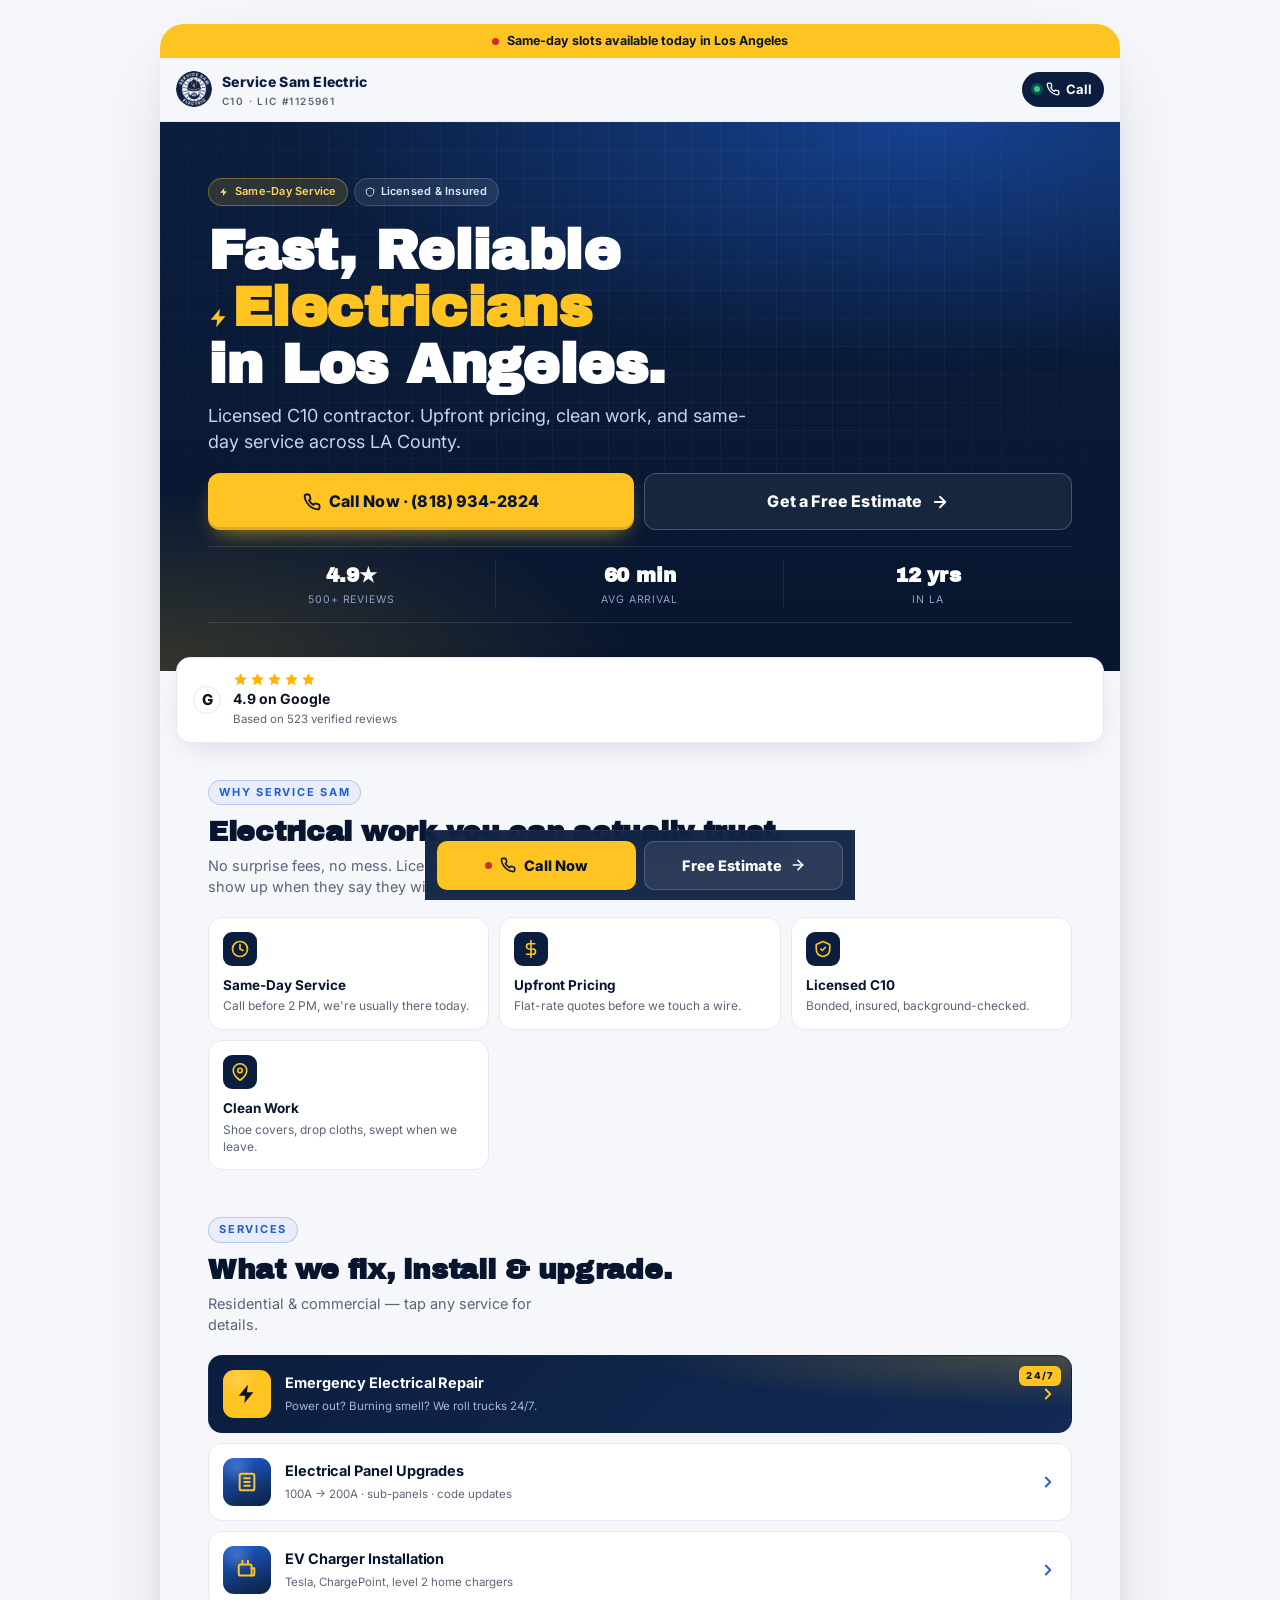
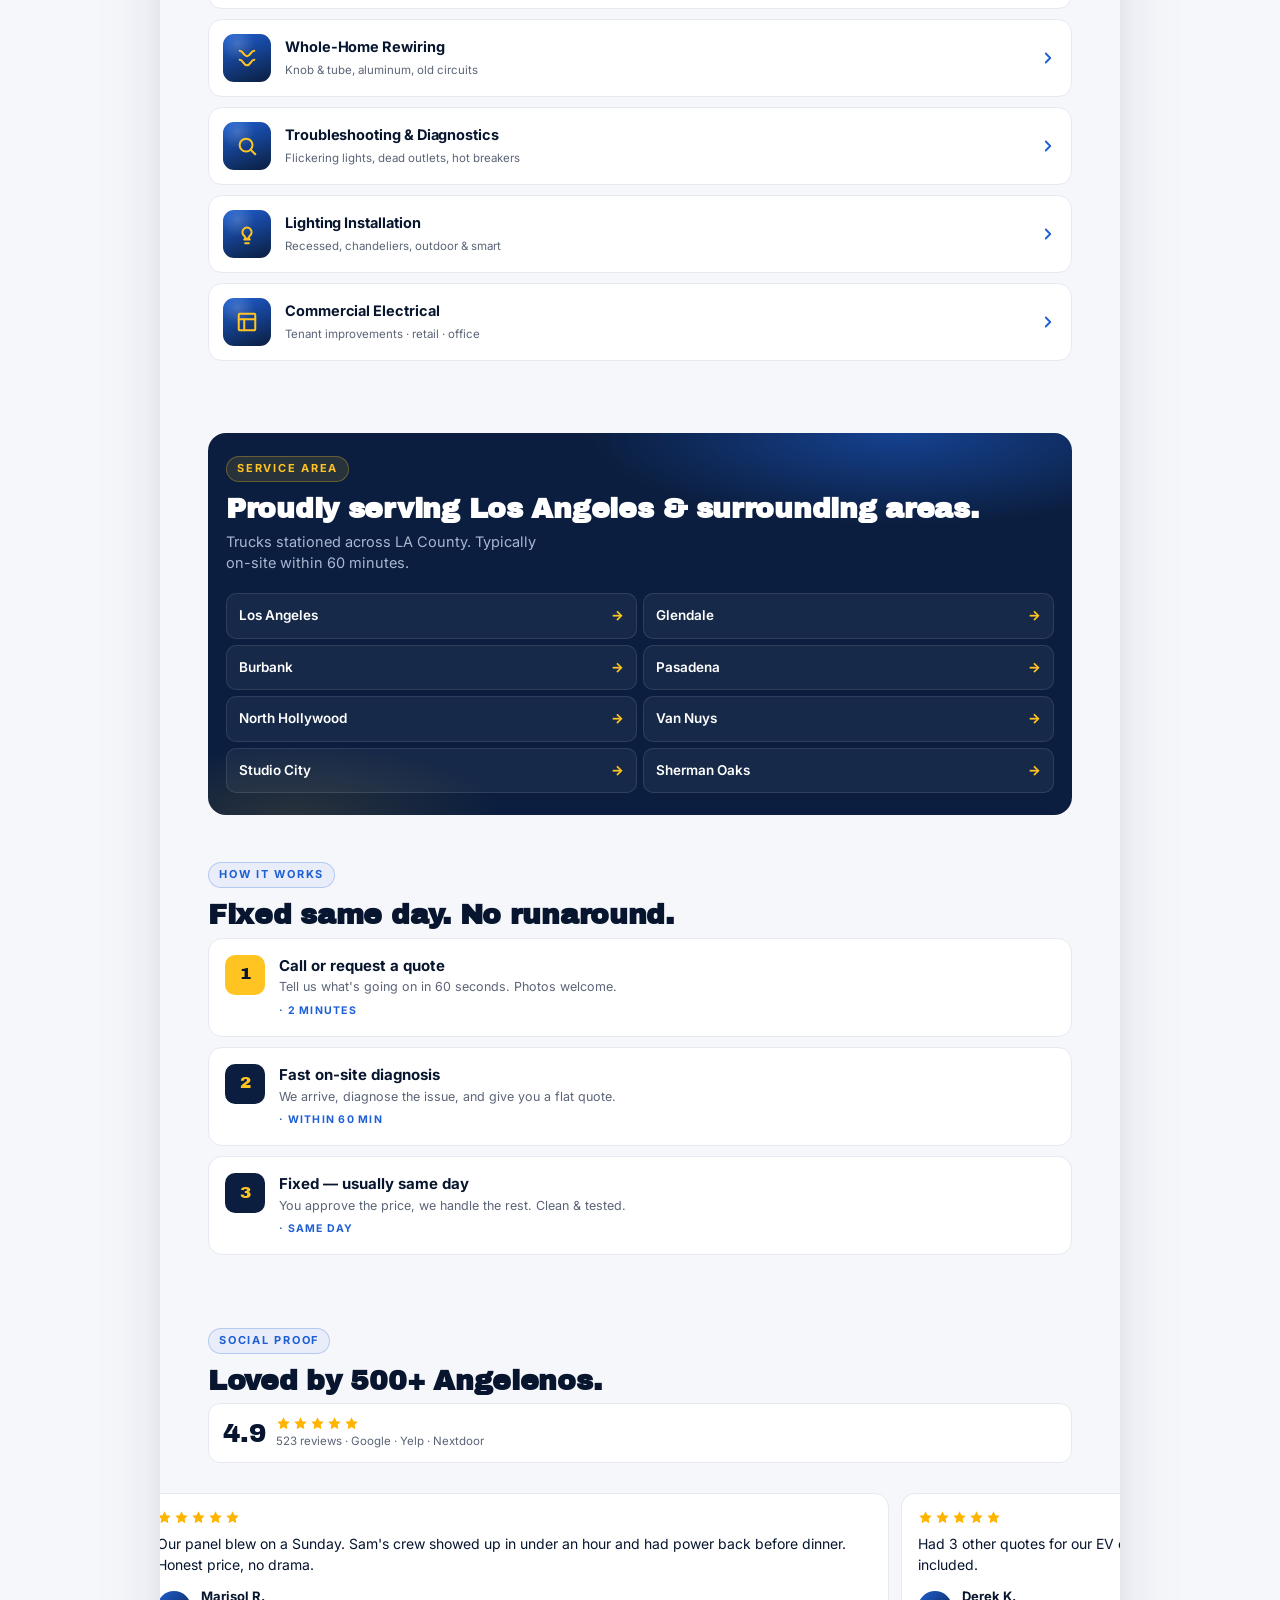
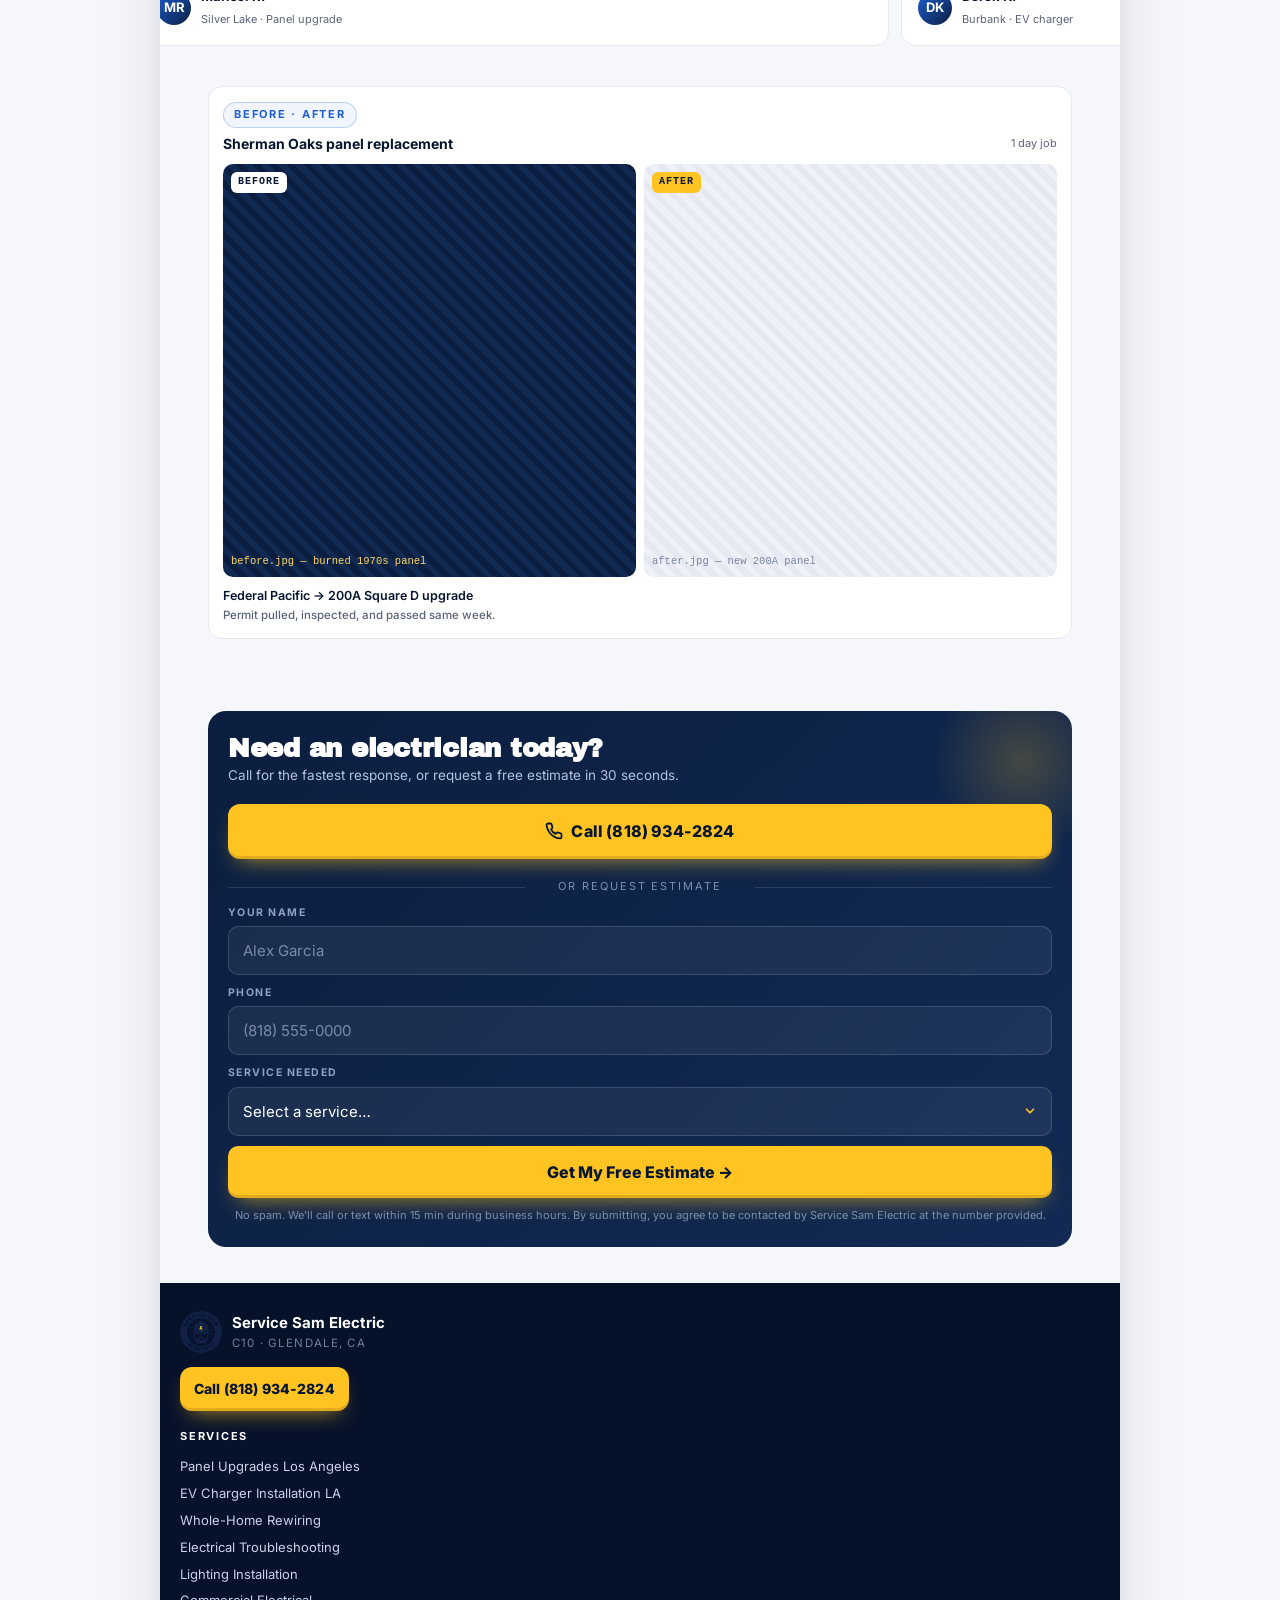
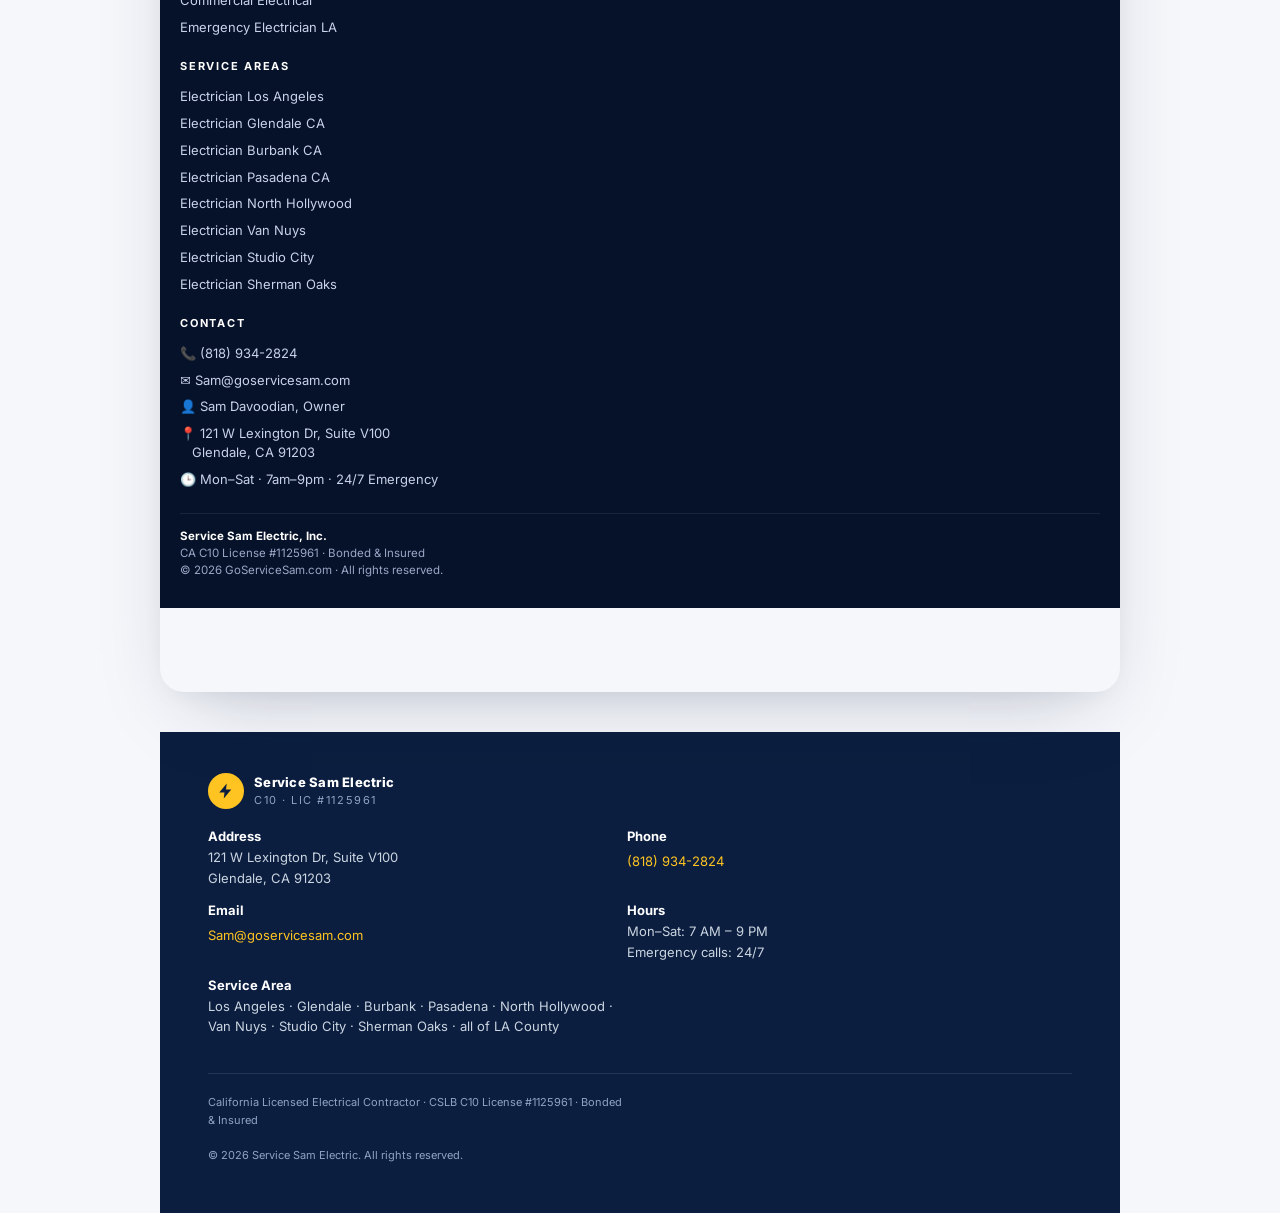
<file: goservicesam-preview.html>
<!DOCTYPE html>
<html lang="en"><head>
<meta charset="utf-8">
<meta name="viewport" content="width=device-width, initial-scale=1, viewport-fit=cover">
<title>Service Sam Electric — Licensed C10 Electrician in Los Angeles</title>
<meta name="description" content="Fast, reliable licensed C10 electricians in Los Angeles. Same-day service, upfront pricing, 5-star rated. Call (818) 934-2824 for a free estimate.">
<meta name="theme-color" content="#0B1E3F">
<link rel="canonical" href="https://goservicesam.com/">

<!-- Open Graph / social -->
<meta property="og:title" content="Service Sam Electric — Licensed C10 Electrician in Los Angeles">
<meta property="og:description" content="Fast, reliable licensed C10 electricians in Los Angeles. Same-day service, upfront pricing, 5-star rated. Call (818) 934-2824 for a free estimate.">
<meta property="og:type" content="website">
<meta property="og:url" content="https://goservicesam.com/">
<meta property="og:image" content="https://goservicesam.com/assets/og-image.png">
<meta property="og:site_name" content="Service Sam Electric">
<meta name="twitter:card" content="summary_large_image">
<meta name="twitter:title" content="Service Sam Electric — Licensed C10 Electrician in Los Angeles">
<meta name="twitter:description" content="Same-day licensed electricians in LA. Upfront pricing. Call (818) 934-2824.">
<meta name="twitter:image" content="https://goservicesam.com/assets/og-image.png">

<!-- Favicons -->
<link rel="icon" type="image/svg+xml" href="/assets/favicon.svg">
<link rel="apple-touch-icon" href="/assets/apple-touch-icon.png">

<!-- Google Search Console verification (replace content when you verify) -->
<!-- <meta name="google-site-verification" content="YOUR_VERIFICATION_CODE"> -->


<link rel="preconnect" href="https://fonts.googleapis.com">
<link rel="preconnect" href="https://fonts.gstatic.com" crossorigin="">
<link rel="stylesheet" href="https://fonts.googleapis.com/css2?family=Archivo+Black&family=Inter:wght@400;500;600;700;800;900&display=swap">
<style>
  :root{
    --navy:#0B1E3F; --navy-2:#122a54; --navy-ink:#07152e;
    --blue:#1E5FD4; --blue-2:#2f74ef;
    --yellow:#FFC422; --yellow-2:#ffb300;
    --bg:#F6F7FB; --card:#ffffff; --ink:#0b1220;
    --muted:#5b6477; --line:#e6e9f2;
    --shadow: 0 10px 30px -12px rgba(11,30,63,.18);
    --radius: 14px;
  }
  *{box-sizing:border-box}
  html,body{margin:0;padding:0}
  body{
    font-family:'Inter',system-ui,-apple-system,sans-serif;
    color:var(--ink); background:var(--bg);
    -webkit-font-smoothing:antialiased;
    line-height:1.45; font-size:16px;
  }
  .phone{
    max-width:430px;margin:0 auto;background:var(--bg);
    min-height:100vh; padding-bottom:84px;
    position:relative; overflow:hidden;
  }
  /* TOP NAV */
  .topbar{
    position:sticky;top:0;z-index:40;
    display:flex;align-items:center;justify-content:space-between;
    padding:12px 16px;
    background:rgba(246,247,251,.86);
    backdrop-filter: blur(10px);-webkit-backdrop-filter: blur(10px);
    border-bottom:1px solid rgba(11,30,63,.06);
  }
  .brand{display:flex;align-items:center;gap:10px;font-weight:800;color:var(--navy);text-decoration:none}
  .brand img{width:36px;height:36px;display:block;border-radius:50%}
  .brand span{font-size:14px;letter-spacing:.02em}
  .brand small{display:block;font-size:10px;font-weight:600;color:var(--muted);letter-spacing:.14em;text-transform:uppercase;margin-top:1px}
  .topbar .call{
    display:inline-flex;align-items:center;gap:6px;
    background:var(--navy);color:#fff;
    padding:8px 12px;border-radius:999px;
    font-weight:700;font-size:13px;text-decoration:none;
  }
  .topbar .call .dot{width:6px;height:6px;border-radius:50%;background:#29d57a;box-shadow:0 0 0 3px rgba(41,213,122,.25)}
  /* HERO */
  .hero{
    position:relative; color:#fff;
    background:
      radial-gradient(120% 80% at 80% 0%, rgba(30,95,212,.55) 0%, transparent 55%),
      radial-gradient(90% 60% at 0% 100%, rgba(255,196,34,.18) 0%, transparent 55%),
      linear-gradient(180deg,#0B1E3F 0%, #08162e 100%);
    padding:22px 20px 28px; overflow:hidden;
  }
  .hero::before{
    content:"";position:absolute;inset:0;
    background-image:
      linear-gradient(rgba(255,255,255,.04) 1px, transparent 1px),
      linear-gradient(90deg, rgba(255,255,255,.04) 1px, transparent 1px);
    background-size: 28px 28px;
    mask-image: radial-gradient(80% 70% at 50% 30%, #000 40%, transparent 85%);
    pointer-events:none;
  }
  .hero > *{position:relative}
  .badges-row{display:flex;gap:6px;flex-wrap:wrap;margin-bottom:16px}
  .mini-badge{
    display:inline-flex;align-items:center;gap:6px;
    background:rgba(255,255,255,.08);
    border:1px solid rgba(255,255,255,.14);
    color:#dfe7f7;
    padding:5px 10px;border-radius:999px;
    font-size:11px;font-weight:600;letter-spacing:.02em;
  }
  .mini-badge svg{width:10px;height:10px}
  .mini-badge.yellow{background:rgba(255,196,34,.14);border-color:rgba(255,196,34,.35);color:#ffd864}

  h1.hero-h{
    font-family:'Archivo Black',Impact,sans-serif;
    font-size:40px;line-height:1.02;letter-spacing:-.01em;
    margin:6px 0 10px; text-wrap:balance;
  }
  h1.hero-h .zap{color:var(--yellow);white-space:nowrap}
  h1.hero-h .zap svg{width:22px;height:22px;vertical-align:-3px;margin-right:2px}
  .hero-sub{color:#c9d3e8;font-size:15px;margin:0 0 18px;max-width:32ch}
  .cta-stack{display:flex;flex-direction:column;gap:10px;margin-bottom:16px}
  .btn{
    display:inline-flex;align-items:center;justify-content:center;gap:8px;
    padding:16px 18px;border-radius:12px;
    font-weight:800;letter-spacing:.01em;font-size:16px;
    text-decoration:none;border:0;cursor:pointer;font-family:inherit;
  }
  .btn-primary{
    background:var(--yellow);color:var(--navy-ink);
    box-shadow:0 10px 22px -10px rgba(255,196,34,.7), inset 0 -3px 0 rgba(0,0,0,.12);
  }
  .btn-primary:active{transform:translateY(1px)}
  .btn-ghost{
    background:rgba(255,255,255,.06); color:#fff;
    border:1.5px solid rgba(255,255,255,.22);
    backdrop-filter:blur(6px);
  }
  .btn svg{width:18px;height:18px}
  .hero-stats{
    display:grid;grid-template-columns:repeat(3,1fr);gap:0;
    border-top:1px solid rgba(255,255,255,.1);
    border-bottom:1px solid rgba(255,255,255,.1);
    padding:14px 0;margin-top:6px;
  }
  .hero-stat{text-align:center;border-right:1px solid rgba(255,255,255,.08)}
  .hero-stat:last-child{border-right:0}
  .hero-stat b{display:block;font-family:'Archivo Black';font-size:20px;color:#fff;letter-spacing:-.01em}
  .hero-stat small{display:block;font-size:10.5px;color:#8fa0c2;letter-spacing:.08em;text-transform:uppercase;margin-top:2px}
  /* TRUST STRIP */
  .trust-strip{
    margin:-14px 16px 0;position:relative;z-index:5;
    background:#fff;border-radius:14px;
    padding:14px 16px; display:flex;align-items:center;gap:12px;
    box-shadow:var(--shadow); border:1px solid var(--line);
  }
  .stars{display:flex;gap:2px}
  .stars svg{width:15px;height:15px;fill:#FFB400}
  .trust-strip .g-logo{
    width:28px;height:28px;border-radius:50%;
    display:flex;align-items:center;justify-content:center;
    background:#fff;border:1px solid var(--line);font-weight:800;font-size:15px;
  }
  .trust-strip b{font-size:14px}
  .trust-strip small{display:block;color:var(--muted);font-size:11.5px;margin-top:1px}

  section{padding:36px 20px}
  .eyebrow{
    display:inline-block;
    font-size:11px;font-weight:700;letter-spacing:.16em;text-transform:uppercase;
    color:var(--blue);
    padding:4px 10px;border:1px solid rgba(30,95,212,.25);
    border-radius:999px;background:rgba(30,95,212,.06);
    margin-bottom:12px;
  }
  h2.sec{
    font-family:'Archivo Black';
    font-size:28px;line-height:1.05;letter-spacing:-.01em;
    color:var(--navy-ink);margin:0 0 8px; text-wrap:balance;
  }
  .sec-lede{color:var(--muted);font-size:14.5px;margin:0 0 20px;max-width:36ch}

  .why-grid{display:grid;grid-template-columns:1fr 1fr;gap:10px}
  .why{background:#fff;border:1px solid var(--line);border-radius:var(--radius);padding:14px}
  .why .ic{
    width:34px;height:34px;border-radius:9px;
    background:var(--navy);color:var(--yellow);
    display:flex;align-items:center;justify-content:center;
    margin-bottom:10px;
  }
  .why .ic svg{width:18px;height:18px}
  .why b{display:block;font-size:13.5px;color:var(--navy-ink);margin-bottom:3px}
  .why p{margin:0;font-size:12px;color:var(--muted);line-height:1.4}

  .services{display:flex;flex-direction:column;gap:10px}
  .svc{
    display:flex;align-items:center;gap:14px;
    background:#fff;border:1px solid var(--line);border-radius:var(--radius);
    padding:14px;text-decoration:none;color:inherit;
    transition:transform .15s ease, border-color .15s ease;
    position:relative;
  }
  .svc:active{transform:scale(.99)}
  .svc:hover{border-color:var(--blue)}
  .svc .svc-ic{
    width:48px;height:48px;flex:0 0 48px;border-radius:11px;
    background:linear-gradient(160deg,#1E5FD4, #0B1E3F);
    display:flex;align-items:center;justify-content:center;
    color:var(--yellow); position:relative;overflow:hidden;
  }
  .svc .svc-ic::after{
    content:"";position:absolute;inset:0;
    background:radial-gradient(60% 60% at 30% 20%, rgba(255,255,255,.18), transparent 60%);
  }
  .svc .svc-ic svg{width:22px;height:22px;position:relative;z-index:1}
  .svc .svc-body{flex:1;min-width:0}
  .svc b{display:block;font-size:14.5px;color:var(--navy-ink);letter-spacing:-.005em}
  .svc small{color:var(--muted);font-size:11.5px}
  .svc .chev{color:var(--blue);flex:0 0 auto}
  .svc.featured{
    background:linear-gradient(135deg,#0B1E3F 0%,#122a54 100%);
    border-color:transparent;color:#fff; overflow:hidden;
  }
  .svc.featured::before{
    content:"";position:absolute;inset:0;
    background:radial-gradient(90% 120% at 100% 0%, rgba(255,196,34,.22), transparent 55%);
  }
  .svc.featured b{color:#fff}
  .svc.featured small{color:#a9b6d2}
  .svc.featured .svc-ic{background:var(--yellow);color:var(--navy-ink)}
  .svc.featured .chev{color:var(--yellow)}
  .tag-24{
    position:absolute;top:10px;right:10px;z-index:2;
    font-size:9.5px;font-weight:800;letter-spacing:.12em;
    background:var(--yellow);color:var(--navy-ink);
    padding:3px 7px;border-radius:6px;
  }

  .area{
    background:var(--navy);color:#fff;border-radius:18px;
    padding:22px 18px;overflow:hidden;position:relative;
  }
  .area::before{
    content:"";position:absolute;inset:0;
    background:
      radial-gradient(60% 40% at 80% 0%, rgba(30,95,212,.55), transparent 60%),
      radial-gradient(40% 30% at 10% 100%, rgba(255,196,34,.12), transparent 60%);
    pointer-events:none;
  }
  .area > *{position:relative}
  .area .eyebrow{color:var(--yellow);background:rgba(255,196,34,.12);border-color:rgba(255,196,34,.3)}
  .area h2.sec{color:#fff}
  .area .sec-lede{color:#a9b6d2}
  .cities{display:grid;grid-template-columns:1fr 1fr;gap:6px;margin-top:14px}
  .city{
    display:flex;align-items:center;justify-content:space-between;
    padding:12px 12px;border-radius:10px;
    background:rgba(255,255,255,.05);
    border:1px solid rgba(255,255,255,.1);
    text-decoration:none;color:#fff;
    font-size:13.5px;font-weight:600;
  }
  .city .plus{color:var(--yellow);font-weight:800}
  .city.more{background:rgba(255,196,34,.12);border-color:rgba(255,196,34,.3);color:var(--yellow)}

  .steps{display:flex;flex-direction:column;gap:10px}
  .step{
    background:#fff;border:1px solid var(--line);border-radius:var(--radius);
    padding:16px;display:flex;align-items:flex-start;gap:14px;
  }
  .step .num{
    width:40px;height:40px;flex:0 0 40px;border-radius:10px;
    background:var(--navy);color:var(--yellow);
    display:flex;align-items:center;justify-content:center;
    font-family:'Archivo Black';font-size:17px;
  }
  .step.active .num{background:var(--yellow);color:var(--navy-ink)}
  .step b{display:block;font-size:15px;color:var(--navy-ink)}
  .step p{margin:2px 0 0;font-size:12.5px;color:var(--muted)}
  .step .t{font-size:10.5px;font-weight:700;color:var(--blue);letter-spacing:.12em;text-transform:uppercase;margin-top:6px;display:inline-block}

  .reviews-head{
    display:flex;align-items:center;gap:10px;margin-bottom:14px;
    background:#fff;border:1px solid var(--line);border-radius:12px;padding:12px 14px;
  }
  .reviews-head .big{font-family:'Archivo Black';font-size:26px;color:var(--navy-ink);line-height:1}
  .reviews-head small{color:var(--muted);font-size:11.5px;display:block;margin-top:2px}
  .reviews-rail{
    display:flex;gap:12px;overflow-x:auto;scroll-snap-type:x mandatory;
    margin:0 -20px;padding:0 20px 6px;
    scrollbar-width:none;
  }
  .reviews-rail::-webkit-scrollbar{display:none}
  .review{
    flex:0 0 78%;scroll-snap-align:start;
    background:#fff;border:1px solid var(--line);border-radius:var(--radius);
    padding:16px;
  }
  .review .stars{margin-bottom:8px}
  .review q{display:block;font-size:14px;line-height:1.5;color:var(--navy-ink);quotes:none}
  .review q::before,.review q::after{content:""}
  .review .who{display:flex;align-items:center;gap:10px;margin-top:12px}
  .review .av{
    width:34px;height:34px;border-radius:50%;
    background:linear-gradient(135deg,#1E5FD4,#0B1E3F);color:#fff;
    display:flex;align-items:center;justify-content:center;font-weight:700;font-size:13px;
  }
  .review .who b{font-size:13px;display:block;color:var(--navy-ink)}
  .review .who small{color:var(--muted);font-size:11px}

  .ba{background:#fff;border:1px solid var(--line);border-radius:var(--radius);padding:14px;margin-top:16px}
  .ba-row{display:grid;grid-template-columns:1fr 1fr;gap:8px}
  .ba-img{
    aspect-ratio:1/1;border-radius:10px;position:relative;overflow:hidden;
    background: repeating-linear-gradient(45deg,#e6e9f2 0 6px, #eef1f8 6px 12px);
    display:flex;align-items:flex-end;padding:8px;
    font-family:ui-monospace,Menlo,monospace;font-size:10.5px;color:#7a869f;
  }
  .ba-img.a{
    background: repeating-linear-gradient(45deg,#0B1E3F 0 6px,#112a54 6px 12px);
    color:#ffd864;
  }
  .ba-tag{
    position:absolute;top:8px;left:8px;
    background:#fff;color:var(--navy-ink);
    font-weight:800;font-size:10px;letter-spacing:.1em;
    padding:3px 7px;border-radius:6px;
  }
  .ba-tag.y{background:var(--yellow)}
  .ba-cap{display:block;margin-top:10px;font-size:12.5px;color:var(--navy-ink);font-weight:600}
  .ba-cap small{display:block;color:var(--muted);font-weight:500;margin-top:2px;font-size:11.5px}

  .cta-form{
    background:linear-gradient(135deg,#0B1E3F,#122a54);
    color:#fff;border-radius:18px;padding:24px 20px;position:relative;overflow:hidden;
  }
  .cta-form::before{
    content:"";position:absolute;right:-40px;top:-40px;
    width:180px;height:180px;border-radius:50%;
    background:radial-gradient(circle,rgba(255,196,34,.22),transparent 70%);
  }
  .cta-form h2{font-family:'Archivo Black';font-size:26px;margin:0 0 4px;line-height:1.05;letter-spacing:-.01em}
  .cta-form p{color:#b6c2df;font-size:13.5px;margin:0 0 18px}
  .cta-form .btn-primary{width:100%;margin-bottom:10px}
  .or{
    text-align:center;font-size:11px;letter-spacing:.18em;
    color:#7f8eae;margin:10px 0;position:relative;
  }
  .or::before,.or::after{
    content:"";position:absolute;top:50%;width:36%;height:1px;
    background:rgba(255,255,255,.12);
  }
  .or::before{left:0}.or::after{right:0}
  .field{display:block;margin-bottom:10px;position:relative}
  .field label{
    font-size:10.5px;letter-spacing:.14em;text-transform:uppercase;
    color:#8fa0c2;font-weight:700;display:block;margin-bottom:6px;
  }
  .field input,.field select{
    width:100%;padding:14px 14px;border-radius:10px;
    background:rgba(255,255,255,.06);color:#fff;
    border:1.5px solid rgba(255,255,255,.14);
    font-family:inherit;font-size:15px;
    appearance:none;-webkit-appearance:none;
  }
  .field input::placeholder{color:#7b89a7}
  .field input:focus,.field select:focus{outline:none;border-color:var(--yellow)}
  .field select{
    background-image:url("data:image/svg+xml;utf8,<svg xmlns='http://www.w3.org/2000/svg' width='14' height='14' viewBox='0 0 24 24' fill='none' stroke='%23ffc422' stroke-width='3' stroke-linecap='round' stroke-linejoin='round'><polyline points='6 9 12 15 18 9'/></svg>");
    background-repeat:no-repeat;background-position:right 14px center;
  }
  .btn-submit{
    width:100%;background:var(--yellow);color:var(--navy-ink);
    padding:16px;border-radius:10px;border:0;font-weight:800;font-size:16px;
    font-family:inherit;cursor:pointer;
    box-shadow:0 10px 22px -10px rgba(255,196,34,.7), inset 0 -3px 0 rgba(0,0,0,.12);
  }
  .agree{font-size:11px;color:#7f8eae;text-align:center;margin-top:10px;line-height:1.4}

  footer{background:#06112a;color:#9aa7c5;padding:28px 20px 28px;font-size:13px}
  footer .foot-brand{display:flex;align-items:center;gap:10px;margin-bottom:14px}
  footer .foot-brand img{width:42px;height:42px;border-radius:50%}
  footer .foot-brand b{color:#fff;font-size:15px;display:block}
  footer .foot-brand small{color:#6f7ea1;font-size:11.5px;letter-spacing:.1em;text-transform:uppercase}
  footer h4{color:#fff;font-size:11px;letter-spacing:.16em;text-transform:uppercase;margin:18px 0 8px}
  footer a{color:#c9d3e8;text-decoration:none;display:block;padding:4px 0;font-size:13px}
  footer .lic{border-top:1px solid rgba(255,255,255,.08);margin-top:20px;padding-top:14px;font-size:11.5px;line-height:1.5}
  footer .lic b{color:#fff}

  .sticky-cta{
    position:fixed;bottom:0;left:0;right:0;z-index:50;
    max-width:430px;margin:0 auto;
    padding:10px 12px calc(10px + env(safe-area-inset-bottom));
    background:rgba(11,30,63,.94);
    backdrop-filter:blur(14px); -webkit-backdrop-filter:blur(14px);
    border-top:1px solid rgba(255,255,255,.08);
    display:grid;grid-template-columns:1fr 1fr;gap:8px;
  }
  .sticky-cta a{
    display:flex;align-items:center;justify-content:center;gap:8px;
    padding:13px 10px;border-radius:10px;font-weight:800;font-size:14.5px;
    text-decoration:none;
  }
  .sticky-cta .call-big{background:var(--yellow);color:var(--navy-ink)}
  .sticky-cta .quote{
    background:rgba(255,255,255,.08);color:#fff;
    border:1.5px solid rgba(255,255,255,.18);
  }
  .sticky-cta svg{width:16px;height:16px}
  .sticky-cta .call-big .pulse{
    width:7px;height:7px;border-radius:50%;background:#d12b2b;
    box-shadow:0 0 0 0 rgba(209,43,43,.6);
    animation:pulse 1.8s infinite;
  }
  @keyframes pulse{
    0%{box-shadow:0 0 0 0 rgba(209,43,43,.6)}
    70%{box-shadow:0 0 0 9px rgba(209,43,43,0)}
    100%{box-shadow:0 0 0 0 rgba(209,43,43,0)}
  }

  .alert{
    display:flex;align-items:center;gap:8px;
    background:var(--yellow);color:var(--navy-ink);
    padding:8px 16px;font-size:12.5px;font-weight:700;
    justify-content:center;
  }
  .alert .live{
    display:inline-block;width:7px;height:7px;border-radius:50%;background:#d12b2b;
    animation:blink 1.2s infinite;
  }
  @keyframes blink{50%{opacity:.3}}

  /* ============ SERVICE PAGES (stacked, revealed on anchor) ============ */
  .svc-page{
    display:none;
    padding:24px 20px 48px;
    background:var(--bg);
    animation: fadeIn .25s ease;
  }
  .svc-page:target{display:block}
  @keyframes fadeIn{from{opacity:0;transform:translateY(6px)}to{opacity:1;transform:none}}
  .svc-page .back{
    display:inline-flex;align-items:center;gap:6px;
    font-size:12.5px;font-weight:700;color:var(--blue);
    text-decoration:none;margin-bottom:14px;
  }
  .svc-page h1{
    font-family:'Archivo Black';font-size:30px;line-height:1.05;
    color:var(--navy-ink);margin:0 0 8px;letter-spacing:-.01em;
  }
  .svc-page .lede{color:var(--muted);font-size:14.5px;margin:0 0 20px}
  .svc-page h3{font-family:'Archivo Black';font-size:18px;color:var(--navy-ink);margin:24px 0 10px;letter-spacing:-.005em}
  .svc-page ul.checks{list-style:none;padding:0;margin:0}
  .svc-page ul.checks li{
    display:flex;gap:10px;align-items:flex-start;
    padding:10px 12px;background:#fff;border:1px solid var(--line);
    border-radius:10px;margin-bottom:6px;font-size:13.5px;
  }
  .svc-page ul.checks li::before{
    content:"";flex:0 0 16px;width:16px;height:16px;border-radius:50%;
    background:var(--yellow);
    background-image:url("data:image/svg+xml;utf8,<svg xmlns='http://www.w3.org/2000/svg' width='10' height='10' viewBox='0 0 24 24' fill='none' stroke='%230B1E3F' stroke-width='4' stroke-linecap='round' stroke-linejoin='round'><polyline points='20 6 9 17 4 12'/></svg>");
    background-size:10px 10px;background-repeat:no-repeat;background-position:center;
    margin-top:2px;
  }
  .svc-page .priceband{
    display:flex;justify-content:space-between;align-items:center;
    background:linear-gradient(135deg,#0B1E3F,#122a54);
    color:#fff;padding:14px 16px;border-radius:12px;margin:18px 0;
  }
  .svc-page .priceband b{font-family:'Archivo Black';font-size:22px;color:var(--yellow)}
  .svc-page .priceband small{display:block;font-size:10.5px;color:#a9b6d2;letter-spacing:.12em;text-transform:uppercase;margin-top:2px}
  .svc-page .cta-row{display:flex;flex-direction:column;gap:8px;margin-top:18px}

  /* ============ CITY PAGES ============ */
  .city-page{display:none;padding:24px 20px 48px;background:var(--bg)}
  .city-page:target{display:block}
  .city-page h1{
    font-family:'Archivo Black';font-size:28px;line-height:1.05;
    color:var(--navy-ink);margin:0 0 8px;letter-spacing:-.01em;
  }
  .city-page .neighborhoods{display:flex;flex-wrap:wrap;gap:6px;margin:14px 0 10px}
  .city-page .neighborhoods span{
    font-size:11.5px;padding:5px 10px;border-radius:999px;
    background:#fff;border:1px solid var(--line);color:var(--navy-ink);font-weight:600;
  }

  /* When any svc-page is targeted, hide main home sections */
  body:has(.svc-page:target) .home,
  body:has(.city-page:target) .home{display:none}
  body:has(.svc-page:target) .sticky-cta,
  body:has(.city-page:target) .sticky-cta{display:grid}

  @media (min-width: 380px){
    h1.hero-h{font-size:44px}
  }
</style>

<style>
  /* ---- Desktop / tablet responsiveness layer ----
     The base design is a polished 430px mobile experience. On wider screens
     we give it more breathing room, add an ambient backdrop so the content
     doesn't sit as a lonely column, and let the internal grids spread out. */
  @media (min-width: 768px) {
    body {
      background:
        radial-gradient(1200px 600px at 80% -10%, rgba(30,95,212,.06), transparent 60%),
        radial-gradient(900px 500px at -10% 110%, rgba(255,196,34,.05), transparent 60%),
        #F6F7FB;
    }
    .phone {
      max-width: 720px;
      box-shadow: 0 30px 80px -30px rgba(11,30,63,.25), 0 10px 30px -12px rgba(11,30,63,.08);
      border-radius: 24px;
      overflow: hidden;
      margin: 24px auto 40px;
      min-height: auto;
    }
    .hero { padding: 56px 48px 48px; }
    .hero-h { font-size: 56px !important; line-height: 1.02 !important; }
    .hero-sub { font-size: 18px !important; max-width: 560px; }
    .cta-stack { flex-direction: row !important; }
    .cta-stack .btn { flex: 1; }
    section:not(.hero) { padding-left: 48px !important; padding-right: 48px !important; }
    .why-grid { grid-template-columns: repeat(3, 1fr) !important; }
    .svc-page { padding-left: 48px !important; padding-right: 48px !important; }
  }
  @media (min-width: 1100px) {
    .phone { max-width: 960px; }
    .services { grid-template-columns: repeat(3, 1fr) !important; }
    .areas-grid { grid-template-columns: repeat(4, 1fr) !important; }
  }
  /* Smooth anchor scrolling for service sub-page links */
  html { scroll-behavior: smooth; }
  /* Make the form's submit button state reset after 4s so users can retry */
  .btn-submit:disabled { opacity: .7; cursor: not-allowed; }
</style>
</head>
<body>
<div class="phone">

  <!-- Urgent live banner -->
  <div class="alert">
    <span class="live"></span>
    <span>Same-day slots available today in Los Angeles</span>
  </div>

  <!-- Top nav -->
  <header class="topbar">
    <a href="#top" class="brand">
      <img src="[data-uri]" alt="Service Sam Electric">
      <div>
        <span>Service Sam Electric</span>
        <small>C10 · LIC #1125961</small>
      </div>
    </a>
    <a class="call" href="tel:+18189342824">
      <span class="dot"></span>
      <svg viewBox="0 0 24 24" fill="none" stroke="currentColor" stroke-width="2.2" stroke-linecap="round" stroke-linejoin="round" width="14" height="14"><path d="M22 16.92v3a2 2 0 0 1-2.18 2 19.79 19.79 0 0 1-8.63-3.07 19.5 19.5 0 0 1-6-6 19.79 19.79 0 0 1-3.07-8.67A2 2 0 0 1 4.11 2h3a2 2 0 0 1 2 1.72 12.84 12.84 0 0 0 .7 2.81 2 2 0 0 1-.45 2.11L8.09 9.91a16 16 0 0 0 6 6l1.27-1.27a2 2 0 0 1 2.11-.45 12.84 12.84 0 0 0 2.81.7A2 2 0 0 1 22 16.92z"></path></svg>
      Call
    </a>
  </header>

<div class="home" id="top">
  <!-- HERO -->
  <section class="hero">
    <div class="badges-row">
      <span class="mini-badge yellow">
        <svg viewBox="0 0 24 24" fill="currentColor"><path d="M13 2L3 14h7l-1 8 10-12h-7l1-8z"></path></svg>
        Same-Day Service
      </span>
      <span class="mini-badge">
        <svg viewBox="0 0 24 24" fill="none" stroke="currentColor" stroke-width="2.2"><path d="M12 2l9 4v6c0 5-3.5 9-9 10-5.5-1-9-5-9-10V6l9-4z"></path></svg>
        Licensed &amp; Insured
      </span>
    </div>

    <h1 class="hero-h">
      Fast, Reliable<br>
      <span class="zap"><svg viewBox="0 0 24 24" fill="currentColor"><path d="M13 2L3 14h7l-1 8 10-12h-7l1-8z"></path></svg>Electricians</span><br>
      in Los Angeles.
    </h1>
    <p class="hero-sub">Licensed C10 contractor. Upfront pricing, clean work, and same-day service across LA County.</p>

    <div class="cta-stack">
      <a class="btn btn-primary" href="tel:+18189342824">
        <svg viewBox="0 0 24 24" fill="none" stroke="currentColor" stroke-width="2.4" stroke-linecap="round" stroke-linejoin="round"><path d="M22 16.92v3a2 2 0 0 1-2.18 2 19.79 19.79 0 0 1-8.63-3.07 19.5 19.5 0 0 1-6-6 19.79 19.79 0 0 1-3.07-8.67A2 2 0 0 1 4.11 2h3a2 2 0 0 1 2 1.72 12.84 12.84 0 0 0 .7 2.81 2 2 0 0 1-.45 2.11L8.09 9.91a16 16 0 0 0 6 6l1.27-1.27a2 2 0 0 1 2.11-.45 12.84 12.84 0 0 0 2.81.7A2 2 0 0 1 22 16.92z"></path></svg>
        Call Now · (818) 934-2824
      </a>
      <a class="btn btn-ghost" href="#quote">
        Get a Free Estimate
        <svg viewBox="0 0 24 24" fill="none" stroke="currentColor" stroke-width="2.4" stroke-linecap="round" stroke-linejoin="round"><line x1="5" y1="12" x2="19" y2="12"></line><polyline points="12 5 19 12 12 19"></polyline></svg>
      </a>
    </div>

    <div class="hero-stats">
      <div class="hero-stat"><b>4.9★</b><small>500+ Reviews</small></div>
      <div class="hero-stat"><b>60 min</b><small>Avg Arrival</small></div>
      <div class="hero-stat"><b>12 yrs</b><small>In LA</small></div>
    </div>
  </section>

  <!-- Trust strip -->
  <div class="trust-strip">
    <div class="g-logo" aria-label="Google">G</div>
    <div style="flex:1">
      <div class="stars" aria-label="5 star rating">
        <svg viewBox="0 0 24 24"><path d="M12 2l3.09 6.26L22 9.27l-5 4.87 1.18 6.88L12 17.77l-6.18 3.25L7 14.14 2 9.27l6.91-1.01L12 2z"></path></svg>
        <svg viewBox="0 0 24 24"><path d="M12 2l3.09 6.26L22 9.27l-5 4.87 1.18 6.88L12 17.77l-6.18 3.25L7 14.14 2 9.27l6.91-1.01L12 2z"></path></svg>
        <svg viewBox="0 0 24 24"><path d="M12 2l3.09 6.26L22 9.27l-5 4.87 1.18 6.88L12 17.77l-6.18 3.25L7 14.14 2 9.27l6.91-1.01L12 2z"></path></svg>
        <svg viewBox="0 0 24 24"><path d="M12 2l3.09 6.26L22 9.27l-5 4.87 1.18 6.88L12 17.77l-6.18 3.25L7 14.14 2 9.27l6.91-1.01L12 2z"></path></svg>
        <svg viewBox="0 0 24 24"><path d="M12 2l3.09 6.26L22 9.27l-5 4.87 1.18 6.88L12 17.77l-6.18 3.25L7 14.14 2 9.27l6.91-1.01L12 2z"></path></svg>
      </div>
      <b>4.9 on Google</b>
      <small>Based on 523 verified reviews</small>
    </div>
  </div>

  <!-- WHY -->
  <section>
    <span class="eyebrow">Why Service Sam</span>
    <h2 class="sec">Electrical work you can actually trust.</h2>
    <p class="sec-lede">No surprise fees, no mess. Licensed pros who show up when they say they will.</p>
    <div class="why-grid">
      <div class="why">
        <div class="ic"><svg viewBox="0 0 24 24" fill="none" stroke="currentColor" stroke-width="2.2" stroke-linecap="round" stroke-linejoin="round"><circle cx="12" cy="12" r="10"></circle><polyline points="12 6 12 12 16 14"></polyline></svg></div>
        <b>Same-Day Service</b>
        <p>Call before 2 PM, we're usually there today.</p>
      </div>
      <div class="why">
        <div class="ic"><svg viewBox="0 0 24 24" fill="none" stroke="currentColor" stroke-width="2.2" stroke-linecap="round" stroke-linejoin="round"><line x1="12" y1="1" x2="12" y2="23"></line><path d="M17 5H9.5a3.5 3.5 0 0 0 0 7h5a3.5 3.5 0 0 1 0 7H6"></path></svg></div>
        <b>Upfront Pricing</b>
        <p>Flat-rate quotes before we touch a wire.</p>
      </div>
      <div class="why">
        <div class="ic"><svg viewBox="0 0 24 24" fill="none" stroke="currentColor" stroke-width="2.2" stroke-linecap="round" stroke-linejoin="round"><path d="M12 2l9 4v6c0 5-3.5 9-9 10-5.5-1-9-5-9-10V6l9-4z"></path><polyline points="9 12 11 14 15 10"></polyline></svg></div>
        <b>Licensed C10</b>
        <p>Bonded, insured, background-checked.</p>
      </div>
      <div class="why">
        <div class="ic"><svg viewBox="0 0 24 24" fill="none" stroke="currentColor" stroke-width="2.2" stroke-linecap="round" stroke-linejoin="round"><path d="M21 10c0 7-9 13-9 13S3 17 3 10a9 9 0 0 1 18 0z"></path><circle cx="12" cy="10" r="3"></circle></svg></div>
        <b>Clean Work</b>
        <p>Shoe covers, drop cloths, swept when we leave.</p>
      </div>
    </div>
  </section>

  <!-- SERVICES -->
  <section style="padding-top:10px">
    <span class="eyebrow">Services</span>
    <h2 class="sec">What we fix, install &amp; upgrade.</h2>
    <p class="sec-lede">Residential &amp; commercial — tap any service for details.</p>

    <div class="services">
      <a class="svc featured" href="#emergency">
        <span class="tag-24">24/7</span>
        <div class="svc-ic"><svg viewBox="0 0 24 24" fill="currentColor"><path d="M13 2L3 14h7l-1 8 10-12h-7l1-8z"></path></svg></div>
        <div class="svc-body"><b>Emergency Electrical Repair</b><small>Power out? Burning smell? We roll trucks 24/7.</small></div>
        <svg class="chev" viewBox="0 0 24 24" fill="none" stroke="currentColor" stroke-width="2.4" stroke-linecap="round" stroke-linejoin="round" width="18" height="18"><polyline points="9 18 15 12 9 6"></polyline></svg>
      </a>

      <a class="svc" href="#panel">
        <div class="svc-ic"><svg viewBox="0 0 24 24" fill="none" stroke="currentColor" stroke-width="2.2" stroke-linecap="round" stroke-linejoin="round"><rect x="4" y="3" width="16" height="18" rx="2"></rect><line x1="9" y1="8" x2="15" y2="8"></line><line x1="9" y1="12" x2="15" y2="12"></line><line x1="9" y1="16" x2="15" y2="16"></line></svg></div>
        <div class="svc-body"><b>Electrical Panel Upgrades</b><small>100A → 200A · sub-panels · code updates</small></div>
        <svg class="chev" viewBox="0 0 24 24" fill="none" stroke="currentColor" stroke-width="2.4" stroke-linecap="round" stroke-linejoin="round" width="18" height="18"><polyline points="9 18 15 12 9 6"></polyline></svg>
      </a>

      <a class="svc" href="#ev">
        <div class="svc-ic"><svg viewBox="0 0 24 24" fill="none" stroke="currentColor" stroke-width="2.2" stroke-linecap="round" stroke-linejoin="round"><rect x="3" y="6" width="14" height="12" rx="2"></rect><path d="M17 10h3v6a2 2 0 0 1-2 2h-1"></path><line x1="7" y1="2" x2="7" y2="5"></line><line x1="13" y1="2" x2="13" y2="5"></line></svg></div>
        <div class="svc-body"><b>EV Charger Installation</b><small>Tesla, ChargePoint, level 2 home chargers</small></div>
        <svg class="chev" viewBox="0 0 24 24" fill="none" stroke="currentColor" stroke-width="2.4" stroke-linecap="round" stroke-linejoin="round" width="18" height="18"><polyline points="9 18 15 12 9 6"></polyline></svg>
      </a>

      <a class="svc" href="#rewire">
        <div class="svc-ic"><svg viewBox="0 0 24 24" fill="none" stroke="currentColor" stroke-width="2.2" stroke-linecap="round" stroke-linejoin="round"><path d="M4 4c4 0 4 6 8 6s4-6 8-6"></path><path d="M4 14c4 0 4 6 8 6s4-6 8-6"></path></svg></div>
        <div class="svc-body"><b>Whole-Home Rewiring</b><small>Knob &amp; tube, aluminum, old circuits</small></div>
        <svg class="chev" viewBox="0 0 24 24" fill="none" stroke="currentColor" stroke-width="2.4" stroke-linecap="round" stroke-linejoin="round" width="18" height="18"><polyline points="9 18 15 12 9 6"></polyline></svg>
      </a>

      <a class="svc" href="#troubleshoot">
        <div class="svc-ic"><svg viewBox="0 0 24 24" fill="none" stroke="currentColor" stroke-width="2.2" stroke-linecap="round" stroke-linejoin="round"><circle cx="11" cy="11" r="7"></circle><line x1="21" y1="21" x2="16" y2="16"></line></svg></div>
        <div class="svc-body"><b>Troubleshooting &amp; Diagnostics</b><small>Flickering lights, dead outlets, hot breakers</small></div>
        <svg class="chev" viewBox="0 0 24 24" fill="none" stroke="currentColor" stroke-width="2.4" stroke-linecap="round" stroke-linejoin="round" width="18" height="18"><polyline points="9 18 15 12 9 6"></polyline></svg>
      </a>

      <a class="svc" href="#lighting">
        <div class="svc-ic"><svg viewBox="0 0 24 24" fill="none" stroke="currentColor" stroke-width="2.2" stroke-linecap="round" stroke-linejoin="round"><path d="M9 18h6"></path><path d="M10 22h4"></path><path d="M15 14a5 5 0 1 0-6 0c1 .8 1 1.8 1 3h4c0-1.2 0-2.2 1-3z"></path></svg></div>
        <div class="svc-body"><b>Lighting Installation</b><small>Recessed, chandeliers, outdoor &amp; smart</small></div>
        <svg class="chev" viewBox="0 0 24 24" fill="none" stroke="currentColor" stroke-width="2.4" stroke-linecap="round" stroke-linejoin="round" width="18" height="18"><polyline points="9 18 15 12 9 6"></polyline></svg>
      </a>

      <a class="svc" href="#commercial">
        <div class="svc-ic"><svg viewBox="0 0 24 24" fill="none" stroke="currentColor" stroke-width="2.2" stroke-linecap="round" stroke-linejoin="round"><rect x="3" y="3" width="18" height="18" rx="1"></rect><line x1="3" y1="9" x2="21" y2="9"></line><line x1="9" y1="21" x2="9" y2="9"></line></svg></div>
        <div class="svc-body"><b>Commercial Electrical</b><small>Tenant improvements · retail · office</small></div>
        <svg class="chev" viewBox="0 0 24 24" fill="none" stroke="currentColor" stroke-width="2.4" stroke-linecap="round" stroke-linejoin="round" width="18" height="18"><polyline points="9 18 15 12 9 6"></polyline></svg>
      </a>
    </div>
  </section>

  <!-- AREA -->
  <section>
    <div class="area">
      <span class="eyebrow">Service Area</span>
      <h2 class="sec">Proudly serving Los Angeles &amp; surrounding areas.</h2>
      <p class="sec-lede">Trucks stationed across LA County. Typically on-site within 60 minutes.</p>
      <div class="cities">
        <a class="city" href="#la"><span>Los Angeles</span><span class="plus">→</span></a>
        <a class="city" href="#glendale"><span>Glendale</span><span class="plus">→</span></a>
        <a class="city" href="#burbank"><span>Burbank</span><span class="plus">→</span></a>
        <a class="city" href="#pasadena"><span>Pasadena</span><span class="plus">→</span></a>
        <a class="city" href="#noho"><span>North Hollywood</span><span class="plus">→</span></a>
        <a class="city" href="#van-nuys"><span>Van Nuys</span><span class="plus">→</span></a>
        <a class="city" href="#studio-city"><span>Studio City</span><span class="plus">→</span></a>
        <a class="city" href="#sherman-oaks"><span>Sherman Oaks</span><span class="plus">→</span></a>
      </div>
    </div>
  </section>

  <!-- PROCESS -->
  <section style="padding-top:10px">
    <span class="eyebrow">How it works</span>
    <h2 class="sec">Fixed same day. No runaround.</h2>
    <div class="steps">
      <div class="step active">
        <div class="num">1</div>
        <div><b>Call or request a quote</b><p>Tell us what's going on in 60 seconds. Photos welcome.</p><span class="t">· 2 minutes</span></div>
      </div>
      <div class="step">
        <div class="num">2</div>
        <div><b>Fast on-site diagnosis</b><p>We arrive, diagnose the issue, and give you a flat quote.</p><span class="t">· Within 60 min</span></div>
      </div>
      <div class="step">
        <div class="num">3</div>
        <div><b>Fixed — usually same day</b><p>You approve the price, we handle the rest. Clean &amp; tested.</p><span class="t">· Same day</span></div>
      </div>
    </div>
  </section>

  <!-- REVIEWS -->
  <section style="padding-bottom:16px">
    <span class="eyebrow">Social Proof</span>
    <h2 class="sec">Loved by 500+ Angelenos.</h2>
    <div class="reviews-head">
      <div class="big">4.9</div>
      <div style="flex:1">
        <div class="stars">
          <svg viewBox="0 0 24 24"><path d="M12 2l3.09 6.26L22 9.27l-5 4.87 1.18 6.88L12 17.77l-6.18 3.25L7 14.14 2 9.27l6.91-1.01L12 2z"></path></svg>
          <svg viewBox="0 0 24 24"><path d="M12 2l3.09 6.26L22 9.27l-5 4.87 1.18 6.88L12 17.77l-6.18 3.25L7 14.14 2 9.27l6.91-1.01L12 2z"></path></svg>
          <svg viewBox="0 0 24 24"><path d="M12 2l3.09 6.26L22 9.27l-5 4.87 1.18 6.88L12 17.77l-6.18 3.25L7 14.14 2 9.27l6.91-1.01L12 2z"></path></svg>
          <svg viewBox="0 0 24 24"><path d="M12 2l3.09 6.26L22 9.27l-5 4.87 1.18 6.88L12 17.77l-6.18 3.25L7 14.14 2 9.27l6.91-1.01L12 2z"></path></svg>
          <svg viewBox="0 0 24 24"><path d="M12 2l3.09 6.26L22 9.27l-5 4.87 1.18 6.88L12 17.77l-6.18 3.25L7 14.14 2 9.27l6.91-1.01L12 2z"></path></svg>
        </div>
        <small>523 reviews · Google · Yelp · Nextdoor</small>
      </div>
    </div>
  </section>

  <div class="reviews-rail">
    <div class="review">
      <div class="stars">
        <svg viewBox="0 0 24 24"><path d="M12 2l3.09 6.26L22 9.27l-5 4.87 1.18 6.88L12 17.77l-6.18 3.25L7 14.14 2 9.27l6.91-1.01L12 2z"></path></svg>
        <svg viewBox="0 0 24 24"><path d="M12 2l3.09 6.26L22 9.27l-5 4.87 1.18 6.88L12 17.77l-6.18 3.25L7 14.14 2 9.27l6.91-1.01L12 2z"></path></svg>
        <svg viewBox="0 0 24 24"><path d="M12 2l3.09 6.26L22 9.27l-5 4.87 1.18 6.88L12 17.77l-6.18 3.25L7 14.14 2 9.27l6.91-1.01L12 2z"></path></svg>
        <svg viewBox="0 0 24 24"><path d="M12 2l3.09 6.26L22 9.27l-5 4.87 1.18 6.88L12 17.77l-6.18 3.25L7 14.14 2 9.27l6.91-1.01L12 2z"></path></svg>
        <svg viewBox="0 0 24 24"><path d="M12 2l3.09 6.26L22 9.27l-5 4.87 1.18 6.88L12 17.77l-6.18 3.25L7 14.14 2 9.27l6.91-1.01L12 2z"></path></svg>
      </div>
      <q>Our panel blew on a Sunday. Sam's crew showed up in under an hour and had power back before dinner. Honest price, no drama.</q>
      <div class="who"><div class="av">MR</div><div><b>Marisol R.</b><small>Silver Lake · Panel upgrade</small></div></div>
    </div>
    <div class="review">
      <div class="stars">
        <svg viewBox="0 0 24 24"><path d="M12 2l3.09 6.26L22 9.27l-5 4.87 1.18 6.88L12 17.77l-6.18 3.25L7 14.14 2 9.27l6.91-1.01L12 2z"></path></svg>
        <svg viewBox="0 0 24 24"><path d="M12 2l3.09 6.26L22 9.27l-5 4.87 1.18 6.88L12 17.77l-6.18 3.25L7 14.14 2 9.27l6.91-1.01L12 2z"></path></svg>
        <svg viewBox="0 0 24 24"><path d="M12 2l3.09 6.26L22 9.27l-5 4.87 1.18 6.88L12 17.77l-6.18 3.25L7 14.14 2 9.27l6.91-1.01L12 2z"></path></svg>
        <svg viewBox="0 0 24 24"><path d="M12 2l3.09 6.26L22 9.27l-5 4.87 1.18 6.88L12 17.77l-6.18 3.25L7 14.14 2 9.27l6.91-1.01L12 2z"></path></svg>
        <svg viewBox="0 0 24 24"><path d="M12 2l3.09 6.26L22 9.27l-5 4.87 1.18 6.88L12 17.77l-6.18 3.25L7 14.14 2 9.27l6.91-1.01L12 2z"></path></svg>
      </div>
      <q>Had 3 other quotes for our EV charger. Sam beat them all and finished in a morning. Clean install, permit included.</q>
      <div class="who"><div class="av">DK</div><div><b>Derek K.</b><small>Burbank · EV charger</small></div></div>
    </div>
    <div class="review">
      <div class="stars">
        <svg viewBox="0 0 24 24"><path d="M12 2l3.09 6.26L22 9.27l-5 4.87 1.18 6.88L12 17.77l-6.18 3.25L7 14.14 2 9.27l6.91-1.01L12 2z"></path></svg>
        <svg viewBox="0 0 24 24"><path d="M12 2l3.09 6.26L22 9.27l-5 4.87 1.18 6.88L12 17.77l-6.18 3.25L7 14.14 2 9.27l6.91-1.01L12 2z"></path></svg>
        <svg viewBox="0 0 24 24"><path d="M12 2l3.09 6.26L22 9.27l-5 4.87 1.18 6.88L12 17.77l-6.18 3.25L7 14.14 2 9.27l6.91-1.01L12 2z"></path></svg>
        <svg viewBox="0 0 24 24"><path d="M12 2l3.09 6.26L22 9.27l-5 4.87 1.18 6.88L12 17.77l-6.18 3.25L7 14.14 2 9.27l6.91-1.01L12 2z"></path></svg>
        <svg viewBox="0 0 24 24"><path d="M12 2l3.09 6.26L22 9.27l-5 4.87 1.18 6.88L12 17.77l-6.18 3.25L7 14.14 2 9.27l6.91-1.01L12 2z"></path></svg>
      </div>
      <q>I manage 6 rentals. Sam is my first call for anything electrical. Fair pricing, great communication, real pros.</q>
      <div class="who"><div class="av">AT</div><div><b>Angela T.</b><small>Pasadena · Property mgmt</small></div></div>
    </div>
  </div>

  <section style="padding-top:18px">
    <div class="ba">
      <span class="eyebrow" style="margin-bottom:6px">Before · After</span>
      <div style="display:flex;justify-content:space-between;align-items:center;margin-bottom:10px">
        <b style="font-size:14px;color:var(--navy-ink)">Sherman Oaks panel replacement</b>
        <small style="color:var(--muted);font-size:11px">1 day job</small>
      </div>
      <div class="ba-row">
        <div class="ba-img a"><span class="ba-tag">BEFORE</span>before.jpg — burned 1970s panel</div>
        <div class="ba-img"><span class="ba-tag y">AFTER</span>after.jpg — new 200A panel</div>
      </div>
      <span class="ba-cap">Federal Pacific → 200A Square D upgrade
        <small>Permit pulled, inspected, and passed same week.</small>
      </span>
    </div>
  </section>

  <!-- CTA + FORM -->
  <section id="quote">
    <div class="cta-form">
      <h2>Need an electrician today?</h2>
      <p>Call for the fastest response, or request a free estimate in 30 seconds.</p>
      <a class="btn btn-primary" href="tel:+18189342824" style="width:100%">
        <svg viewBox="0 0 24 24" fill="none" stroke="currentColor" stroke-width="2.4" stroke-linecap="round" stroke-linejoin="round"><path d="M22 16.92v3a2 2 0 0 1-2.18 2 19.79 19.79 0 0 1-8.63-3.07 19.5 19.5 0 0 1-6-6 19.79 19.79 0 0 1-3.07-8.67A2 2 0 0 1 4.11 2h3a2 2 0 0 1 2 1.72 12.84 12.84 0 0 0 .7 2.81 2 2 0 0 1-.45 2.11L8.09 9.91a16 16 0 0 0 6 6l1.27-1.27a2 2 0 0 1 2.11-.45 12.84 12.84 0 0 0 2.81.7A2 2 0 0 1 22 16.92z"></path></svg>
        Call (818) 934-2824
      </a>
      <div class="or">OR REQUEST ESTIMATE</div>
      <form id="quoteForm" onsubmit="return submitQuote(event)">
        <!-- Web3Forms access key — replace with key registered to Sam@goservicesam.com -->
        <input type="hidden" name="access_key" value="YOUR_SERVICE_SAM_WEB3FORMS_KEY">
        <input type="hidden" name="subject" value="New lead from goservicesam.com">
        <input type="hidden" name="from_name" value="Service Sam Electric Website">
        <input type="hidden" name="redirect" value="false">
        <!-- honeypot: bots will fill this, real users won't; submissions silently discarded -->
        <input type="checkbox" name="botcheck" style="display:none" tabindex="-1" autocomplete="off">
        <div class="field"><label>Your name</label><input type="text" name="name" placeholder="Alex Garcia" required=""></div>
        <div class="field"><label>Phone</label><input type="tel" name="phone" placeholder="(818) 555-0000" required=""></div>
        <div class="field">
          <label>Service needed</label>
          <select name="service" required="">
            <option value="">Select a service…</option>
            <option>Emergency repair</option>
            <option>Panel upgrade</option>
            <option>EV charger install</option>
            <option>Troubleshooting</option>
            <option>Lighting</option>
            <option>Rewiring</option>
            <option>Commercial</option>
            <option>Something else</option>
          </select>
        </div>
        <button class="btn-submit" type="submit">Get My Free Estimate →</button>
        <div class="agree">No spam. We'll call or text within 15 min during business hours. By submitting, you agree to be contacted by Service Sam Electric at the number provided.</div>
      </form>
    </div>
  </section>
</div><!-- /.home -->

<!-- ============ SERVICE PAGES ============ -->

<article class="svc-page" id="emergency">
  <a class="back" href="#top">← Back to home</a>
  <span class="eyebrow">24/7 Service</span>
  <h1>Emergency Electrician in Los Angeles</h1>
  <p class="lede">Power out, burning smell, sparks, or dead circuits? We roll trucks day or night — 7 days a week, across LA County.</p>
  <div class="priceband">
    <div><small>Typical dispatch</small><b>Under 60 min</b></div>
    <div><small>Call anytime</small><b>24 / 7</b></div>
  </div>
  <h3>We respond to</h3>
  <ul class="checks">
    <li>Total power loss &amp; partial outages</li>
    <li>Burning smells from outlets or panels</li>
    <li>Sparks, arcing, or breakers that keep tripping</li>
    <li>Water damage &amp; storm-related electrical issues</li>
    <li>Dead outlets in kitchens, bathrooms, offices</li>
    <li>Buzzing or hot breakers in the main panel</li>
  </ul>
  <h3>What to expect</h3>
  <ul class="checks">
    <li>Licensed C10 electrician dispatched immediately</li>
    <li>Flat upfront quote before any work starts</li>
    <li>Most issues resolved same-visit</li>
    <li>Written safety report when we leave</li>
  </ul>
  <div class="cta-row">
    <a class="btn btn-primary" href="tel:+18189342824">Call Now · (818) 934-2824</a>
    <a class="btn btn-ghost" style="background:#0B1E3F;color:#fff;border:none" href="#quote">Request Estimate</a>
  </div>
</article>

<article class="svc-page" id="panel">
  <a class="back" href="#top">← Back to home</a>
  <span class="eyebrow">Panel Upgrade LA</span>
  <h1>Electrical Panel Upgrades</h1>
  <p class="lede">Safe, code-compliant upgrades from 100A to 200A (or larger), sub-panels, and full replacements for obsolete Federal Pacific, Zinsco &amp; Challenger panels.</p>
  <div class="priceband">
    <div><small>Starting from</small><b>$1,850</b></div>
    <div><small>Typical timeline</small><b>1 day</b></div>
  </div>
  <h3>Upgrades we handle</h3>
  <ul class="checks">
    <li>100A → 200A main panel upgrades</li>
    <li>Federal Pacific / Zinsco / Challenger replacements</li>
    <li>Sub-panel installation for ADUs, garages, shops</li>
    <li>Meter base &amp; service entrance upgrades</li>
    <li>Whole-home surge protection</li>
    <li>Permit pulling &amp; city inspection coordination</li>
  </ul>
  <h3>Why upgrade?</h3>
  <ul class="checks">
    <li>Required before EV charger or solar installation</li>
    <li>Eliminates fire risk from obsolete panels</li>
    <li>Supports modern HVAC, induction, heat pumps</li>
    <li>Required by most home insurers</li>
  </ul>
  <div class="cta-row">
    <a class="btn btn-primary" href="tel:+18189342824">Call for Quote · (818) 934-2824</a>
    <a class="btn btn-ghost" style="background:#0B1E3F;color:#fff;border:none" href="#quote">Free Estimate</a>
  </div>
</article>

<article class="svc-page" id="ev">
  <a class="back" href="#top">← Back to home</a>
  <span class="eyebrow">EV Charger Install LA</span>
  <h1>EV Charger Installation</h1>
  <p class="lede">Tesla Wall Connector, ChargePoint, Wallbox, and universal Level 2 chargers — installed fast, permitted, inspected.</p>
  <div class="priceband">
    <div><small>Starting from</small><b>$650</b></div>
    <div><small>Typical job</small><b>½ day</b></div>
  </div>
  <h3>Brands we install</h3>
  <ul class="checks">
    <li>Tesla Wall Connector (Gen 3)</li>
    <li>ChargePoint Home Flex</li>
    <li>Wallbox Pulsar Plus</li>
    <li>Emporia, Grizzl-E, JuiceBox</li>
    <li>Any 240V / NEMA 14-50 outlet</li>
  </ul>
  <h3>Includes</h3>
  <ul class="checks">
    <li>Load calculation &amp; panel capacity check</li>
    <li>Dedicated 240V circuit with proper breaker</li>
    <li>Conduit &amp; wiring to garage or driveway</li>
    <li>City permit &amp; inspection</li>
    <li>LADWP rebate paperwork support</li>
  </ul>
  <div class="cta-row">
    <a class="btn btn-primary" href="tel:+18189342824">Call · (818) 934-2824</a>
    <a class="btn btn-ghost" style="background:#0B1E3F;color:#fff;border:none" href="#quote">Free Estimate</a>
  </div>
</article>

<article class="svc-page" id="rewire">
  <a class="back" href="#top">← Back to home</a>
  <span class="eyebrow">Rewiring LA</span>
  <h1>Whole-Home Rewiring</h1>
  <p class="lede">Older LA homes often have knob &amp; tube, cloth, or aluminum wiring. We safely replace it — room by room or whole-house.</p>
  <div class="priceband">
    <div><small>Typical project</small><b>3–10 days</b></div>
    <div><small>Quote</small><b>Free on-site</b></div>
  </div>
  <h3>We rewire</h3>
  <ul class="checks">
    <li>Knob &amp; tube (pre-1950 homes)</li>
    <li>Cloth-insulated / BX cable</li>
    <li>Aluminum branch circuits</li>
    <li>Ungrounded 2-prong outlets</li>
    <li>Partial rewires (kitchen, bath, addition)</li>
  </ul>
  <h3>What's included</h3>
  <ul class="checks">
    <li>New copper wiring to current code</li>
    <li>GFCI / AFCI protection where required</li>
    <li>Drywall patch-prep (we minimize damage)</li>
    <li>Full permit &amp; inspection</li>
  </ul>
  <div class="cta-row">
    <a class="btn btn-primary" href="tel:+18189342824">Call · (818) 934-2824</a>
    <a class="btn btn-ghost" style="background:#0B1E3F;color:#fff;border:none" href="#quote">Free Estimate</a>
  </div>
</article>

<article class="svc-page" id="troubleshoot">
  <a class="back" href="#top">← Back to home</a>
  <span class="eyebrow">Diagnostics</span>
  <h1>Troubleshooting &amp; Diagnostics</h1>
  <p class="lede">Flickering lights. Dead outlets. Tripping breakers. We find the cause, fast — and quote you before we fix it.</p>
  <div class="priceband">
    <div><small>Diagnostic fee</small><b>$89</b></div>
    <div><small>Waived if we fix it</small><b>✓</b></div>
  </div>
  <h3>Common issues we diagnose</h3>
  <ul class="checks">
    <li>Flickering or dimming lights</li>
    <li>Outlets that stopped working</li>
    <li>Breakers that keep tripping</li>
    <li>Hot / buzzing switches or panels</li>
    <li>Partial power in a room</li>
    <li>GFCI resets that won't hold</li>
  </ul>
  <h3>Our process</h3>
  <ul class="checks">
    <li>Thermal imaging of panel &amp; problem circuits</li>
    <li>Circuit tracing with pro meters</li>
    <li>Written findings &amp; flat-rate fix quote</li>
  </ul>
  <div class="cta-row">
    <a class="btn btn-primary" href="tel:+18189342824">Call · (818) 934-2824</a>
    <a class="btn btn-ghost" style="background:#0B1E3F;color:#fff;border:none" href="#quote">Request Diagnosis</a>
  </div>
</article>

<article class="svc-page" id="lighting">
  <a class="back" href="#top">← Back to home</a>
  <span class="eyebrow">Lighting LA</span>
  <h1>Lighting Installation</h1>
  <p class="lede">Recessed cans, chandeliers, outdoor landscape, security flood, and smart lighting — clean installs with no drywall disaster.</p>
  <div class="priceband">
    <div><small>Recessed (per can)</small><b>from $125</b></div>
    <div><small>Chandelier swap</small><b>from $195</b></div>
  </div>
  <h3>What we install</h3>
  <ul class="checks">
    <li>Recessed / can / LED retrofits</li>
    <li>Pendant &amp; chandelier replacement</li>
    <li>Under-cabinet &amp; toe-kick lighting</li>
    <li>Outdoor landscape &amp; path lights</li>
    <li>Security flood &amp; motion lights</li>
    <li>Smart lighting (Lutron, Caseta, Hue)</li>
    <li>Dimmers, 3-way, smart switches</li>
  </ul>
  <div class="cta-row">
    <a class="btn btn-primary" href="tel:+18189342824">Call · (818) 934-2824</a>
    <a class="btn btn-ghost" style="background:#0B1E3F;color:#fff;border:none" href="#quote">Free Estimate</a>
  </div>
</article>

<article class="svc-page" id="commercial">
  <a class="back" href="#top">← Back to home</a>
  <span class="eyebrow">Commercial</span>
  <h1>Commercial Electrical</h1>
  <p class="lede">Tenant improvements, retail build-outs, restaurants, offices, and property-management portfolios. Licensed, insured, and scheduled around your business hours.</p>
  <div class="priceband">
    <div><small>After-hours available</small><b>✓</b></div>
    <div><small>Net-30 billing</small><b>✓</b></div>
  </div>
  <h3>Services</h3>
  <ul class="checks">
    <li>Tenant improvements &amp; build-outs</li>
    <li>New circuits for equipment &amp; POS</li>
    <li>Commercial panel &amp; service upgrades</li>
    <li>Parking lot &amp; exterior lighting</li>
    <li>Sign &amp; display lighting</li>
    <li>Emergency &amp; exit lighting (code required)</li>
    <li>Preventive maintenance contracts</li>
  </ul>
  <h3>We work with</h3>
  <ul class="checks">
    <li>Property managers &amp; REITs</li>
    <li>Retail &amp; restaurant operators</li>
    <li>GCs &amp; architects on TI projects</li>
    <li>Small business owners</li>
  </ul>
  <div class="cta-row">
    <a class="btn btn-primary" href="tel:+18189342824">Call · (818) 934-2824</a>
    <a class="btn btn-ghost" style="background:#0B1E3F;color:#fff;border:none" href="#quote">Request Bid</a>
  </div>
</article>

<!-- ============ CITY PAGES (compact) ============ -->
<article class="city-page" id="la">
  <a class="back" href="#top" style="display:inline-flex;align-items:center;gap:6px;font-size:12.5px;font-weight:700;color:var(--blue);text-decoration:none;margin-bottom:14px">← Back to home</a>
  <span class="eyebrow">Los Angeles</span>
  <h1>Electrician in Los Angeles, CA</h1>
  <p class="lede" style="color:var(--muted);margin:0 0 8px">Licensed C10 electrical contractor serving all of LA — from Downtown to the Westside, Mid-City, and the Valley.</p>
  <div class="neighborhoods"><span>Downtown</span><span>Silver Lake</span><span>Echo Park</span><span>Highland Park</span><span>Mid-City</span><span>Westwood</span><span>Hollywood</span><span>K-Town</span></div>
  <p style="color:var(--muted);font-size:13.5px">Same-day service, upfront pricing, permit-pulled work. Call <a href="tel:+18189342824" style="color:var(--blue);font-weight:700">(818) 934-2824</a>.</p>
  <a class="btn btn-primary" href="tel:+18189342824" style="margin-top:16px;width:100%">Call Now</a>
</article>
<article class="city-page" id="glendale">
  <a class="back" href="#top" style="display:inline-flex;align-items:center;gap:6px;font-size:12.5px;font-weight:700;color:var(--blue);text-decoration:none;margin-bottom:14px">← Back to home</a>
  <span class="eyebrow">Glendale</span>
  <h1>Electrician in Glendale, CA</h1>
  <p class="lede" style="color:var(--muted);margin:0 0 8px">Our home base. Office at 121 W Lexington Dr, Suite V100. Fastest response in Glendale — often under 30 minutes.</p>
  <div class="neighborhoods"><span>Downtown Glendale</span><span>Verdugo Woodlands</span><span>Montrose</span><span>Adams Hill</span><span>Glenoaks Canyon</span></div>
  <a class="btn btn-primary" href="tel:+18189342824" style="margin-top:16px;width:100%">Call Now</a>
</article>
<article class="city-page" id="burbank">
  <a class="back" href="#top" style="display:inline-flex;align-items:center;gap:6px;font-size:12.5px;font-weight:700;color:var(--blue);text-decoration:none;margin-bottom:14px">← Back to home</a>
  <span class="eyebrow">Burbank</span>
  <h1>Electrician in Burbank, CA</h1>
  <p class="lede" style="color:var(--muted);margin:0 0 8px">Serving residential &amp; commercial Burbank — Magnolia Park, Media District, Rancho.</p>
  <div class="neighborhoods"><span>Magnolia Park</span><span>Media District</span><span>Rancho</span><span>Toluca Lake</span></div>
  <a class="btn btn-primary" href="tel:+18189342824" style="margin-top:16px;width:100%">Call Now</a>
</article>
<article class="city-page" id="pasadena">
  <a class="back" href="#top" style="display:inline-flex;align-items:center;gap:6px;font-size:12.5px;font-weight:700;color:var(--blue);text-decoration:none;margin-bottom:14px">← Back to home</a>
  <span class="eyebrow">Pasadena</span>
  <h1>Electrician in Pasadena, CA</h1>
  <p class="lede" style="color:var(--muted);margin:0 0 8px">Expertise with historic Pasadena homes — Craftsman rewiring, panel upgrades, landmark-compliant installs.</p>
  <div class="neighborhoods"><span>Old Town</span><span>Bungalow Heaven</span><span>South Pasadena</span><span>Altadena</span></div>
  <a class="btn btn-primary" href="tel:+18189342824" style="margin-top:16px;width:100%">Call Now</a>
</article>
<article class="city-page" id="noho">
  <a class="back" href="#top" style="display:inline-flex;align-items:center;gap:6px;font-size:12.5px;font-weight:700;color:var(--blue);text-decoration:none;margin-bottom:14px">← Back to home</a>
  <span class="eyebrow">North Hollywood</span>
  <h1>Electrician in North Hollywood</h1>
  <p class="lede" style="color:var(--muted);margin:0 0 8px">NoHo Arts District and surrounding neighborhoods — residential, commercial, studio power.</p>
  <a class="btn btn-primary" href="tel:+18189342824" style="margin-top:16px;width:100%">Call Now</a>
</article>
<article class="city-page" id="van-nuys">
  <a class="back" href="#top" style="display:inline-flex;align-items:center;gap:6px;font-size:12.5px;font-weight:700;color:var(--blue);text-decoration:none;margin-bottom:14px">← Back to home</a>
  <span class="eyebrow">Van Nuys</span>
  <h1>Electrician in Van Nuys, CA</h1>
  <p class="lede" style="color:var(--muted);margin:0 0 8px">Van Nuys &amp; Lake Balboa. Fast dispatch from our Glendale shop.</p>
  <a class="btn btn-primary" href="tel:+18189342824" style="margin-top:16px;width:100%">Call Now</a>
</article>
<article class="city-page" id="studio-city">
  <a class="back" href="#top" style="display:inline-flex;align-items:center;gap:6px;font-size:12.5px;font-weight:700;color:var(--blue);text-decoration:none;margin-bottom:14px">← Back to home</a>
  <span class="eyebrow">Studio City</span>
  <h1>Electrician in Studio City</h1>
  <p class="lede" style="color:var(--muted);margin:0 0 8px">Hillside homes, modern remodels, and smart-home installs throughout Studio City.</p>
  <a class="btn btn-primary" href="tel:+18189342824" style="margin-top:16px;width:100%">Call Now</a>
</article>
<article class="city-page" id="sherman-oaks">
  <a class="back" href="#top" style="display:inline-flex;align-items:center;gap:6px;font-size:12.5px;font-weight:700;color:var(--blue);text-decoration:none;margin-bottom:14px">← Back to home</a>
  <span class="eyebrow">Sherman Oaks</span>
  <h1>Electrician in Sherman Oaks, CA</h1>
  <p class="lede" style="color:var(--muted);margin:0 0 8px">Panel replacements, EV chargers, and full rewires throughout Sherman Oaks.</p>
  <a class="btn btn-primary" href="tel:+18189342824" style="margin-top:16px;width:100%">Call Now</a>
</article>

  <!-- FOOTER -->
  <footer>
    <div class="foot-brand">
      <img src="[data-uri]" alt="">
      <div>
        <b>Service Sam Electric</b>
        <small>C10 · Glendale, CA</small>
      </div>
    </div>
    <div style="display:flex;gap:10px;flex-wrap:wrap;margin-bottom:8px">
      <a class="btn btn-primary" href="tel:+18189342824" style="padding:12px 14px;font-size:14px">Call (818) 934-2824</a>
    </div>

    <h4>Services</h4>
    <a href="#panel">Panel Upgrades Los Angeles</a>
    <a href="#ev">EV Charger Installation LA</a>
    <a href="#rewire">Whole-Home Rewiring</a>
    <a href="#troubleshoot">Electrical Troubleshooting</a>
    <a href="#lighting">Lighting Installation</a>
    <a href="#commercial">Commercial Electrical</a>
    <a href="#emergency">Emergency Electrician LA</a>

    <h4>Service Areas</h4>
    <a href="#la">Electrician Los Angeles</a>
    <a href="#glendale">Electrician Glendale CA</a>
    <a href="#burbank">Electrician Burbank CA</a>
    <a href="#pasadena">Electrician Pasadena CA</a>
    <a href="#noho">Electrician North Hollywood</a>
    <a href="#van-nuys">Electrician Van Nuys</a>
    <a href="#studio-city">Electrician Studio City</a>
    <a href="#sherman-oaks">Electrician Sherman Oaks</a>

    <h4>Contact</h4>
    <a href="tel:+18189342824">📞 (818) 934-2824</a>
    <a href="mailto:Sam@goservicesam.com">✉ Sam@goservicesam.com</a>
    <a>👤 Sam Davoodian, Owner</a>
    <a>📍 121 W Lexington Dr, Suite V100<br>&nbsp;&nbsp;&nbsp;Glendale, CA 91203</a>
    <a>🕒 Mon–Sat · 7am–9pm · 24/7 Emergency</a>

    <div class="lic">
      <b>Service Sam Electric, Inc.</b><br>
      CA C10 License #1125961 · Bonded &amp; Insured<br>
      © 2026 GoServiceSam.com · All rights reserved.
    </div>
  </footer>

  <!-- Sticky bottom CTA -->
  <div class="sticky-cta">
    <a class="call-big" href="tel:+18189342824">
      <span class="pulse"></span>
      <svg viewBox="0 0 24 24" fill="none" stroke="currentColor" stroke-width="2.4" stroke-linecap="round" stroke-linejoin="round"><path d="M22 16.92v3a2 2 0 0 1-2.18 2 19.79 19.79 0 0 1-8.63-3.07 19.5 19.5 0 0 1-6-6 19.79 19.79 0 0 1-3.07-8.67A2 2 0 0 1 4.11 2h3a2 2 0 0 1 2 1.72 12.84 12.84 0 0 0 .7 2.81 2 2 0 0 1-.45 2.11L8.09 9.91a16 16 0 0 0 6 6l1.27-1.27a2 2 0 0 1 2.11-.45 12.84 12.84 0 0 0 2.81.7A2 2 0 0 1 22 16.92z"></path></svg>
      Call Now
    </a>
    <a class="quote" href="#quote">
      Free Estimate
      <svg viewBox="0 0 24 24" fill="none" stroke="currentColor" stroke-width="2.4" stroke-linecap="round" stroke-linejoin="round"><line x1="5" y1="12" x2="19" y2="12"></line><polyline points="12 5 19 12 12 19"></polyline></svg>
    </a>
  </div>

</div>

<!-- Local Business Schema (SEO) -->
<script type="application/ld+json">
{
  "@context":"https://schema.org",
  "@type":"Electrician",
  "name":"Service Sam Electric",
  "image":"[data-uri]",
  "url":"https://goservicesam.com",
  "telephone":"+1-818-934-2824",
  "email":"Sam@goservicesam.com",
  "founder":"Sam Davoodian",
  "priceRange":"$$",
  "address":{
    "@type":"PostalAddress",
    "streetAddress":"121 W Lexington Dr, Suite V100",
    "addressLocality":"Glendale",
    "addressRegion":"CA",
    "postalCode":"91203",
    "addressCountry":"US"
  },
  "areaServed":["Los Angeles","Glendale","Burbank","Pasadena","North Hollywood","Van Nuys","Studio City","Sherman Oaks"],
  "openingHours":"Mo-Sa 07:00-21:00",
  "aggregateRating":{"@type":"AggregateRating","ratingValue":"4.9","reviewCount":"523"},
  "identifier":"CA C10 License #1125961"
}
</script>

<script>
  // Auto-scroll to top when navigating between service pages so user lands at header, not mid-page.
  window.addEventListener('hashchange', function(){
    if (location.hash && location.hash !== '#top') {
      window.scrollTo({ top: 0, behavior: 'auto' });
    }
  });
</script>




<!-- ============ SITE FOOTER ============ -->
<footer class="site-footer" style="max-width:430px;margin:0 auto;padding:32px 20px 40px;background:var(--navy);color:#cbd5e1;font-size:13px;line-height:1.6">
  <div style="display:flex;align-items:center;gap:10px;margin-bottom:16px">
    <div style="width:36px;height:36px;border-radius:50%;background:var(--yellow);display:flex;align-items:center;justify-content:center">
      <svg viewBox="0 0 24 24" fill="var(--navy)" width="18" height="18"><path d="M13 2L3 14h7l-1 8 10-12h-7l1-8z"/></svg>
    </div>
    <div>
      <div style="color:#fff;font-weight:800;letter-spacing:.02em">Service Sam Electric</div>
      <div style="font-size:11px;color:#8fa3c3;letter-spacing:.14em;text-transform:uppercase">C10 · LIC #1125961</div>
    </div>
  </div>
  <p style="margin:0 0 12px"><strong style="color:#fff">Address</strong><br>121 W Lexington Dr, Suite V100<br>Glendale, CA 91203</p>
  <p style="margin:0 0 12px"><strong style="color:#fff">Phone</strong><br><a href="tel:+18189342824" style="color:#FFC422;text-decoration:none">(818) 934-2824</a></p>
  <p style="margin:0 0 12px"><strong style="color:#fff">Email</strong><br><a href="mailto:Sam@goservicesam.com" style="color:#FFC422;text-decoration:none">Sam@goservicesam.com</a></p>
  <p style="margin:0 0 12px"><strong style="color:#fff">Hours</strong><br>Mon–Sat: 7 AM – 9 PM<br>Emergency calls: 24/7</p>
  <p style="margin:0 0 16px"><strong style="color:#fff">Service Area</strong><br>Los Angeles · Glendale · Burbank · Pasadena · North Hollywood · Van Nuys · Studio City · Sherman Oaks · all of LA County</p>
  <hr style="border:none;border-top:1px solid rgba(255,255,255,.1);margin:20px 0">
  <p style="margin:0;font-size:11px;color:#8fa3c3">California Licensed Electrical Contractor · CSLB C10 License #1125961 · Bonded &amp; Insured<br><br>&copy; <span id="yr"></span> Service Sam Electric. All rights reserved.</p>
  <script>document.getElementById('yr').textContent=new Date().getFullYear();</script>
</footer>

<style>
  @media (min-width: 768px) {
    .site-footer { max-width: 720px !important; padding: 40px 48px 48px !important; }
  }
  @media (min-width: 1100px) {
    .site-footer { max-width: 960px !important; }
    .site-footer > p { display: inline-block; width: 48%; vertical-align: top; }
  }
</style>



<script>
  async function submitQuote(e) {
    e.preventDefault();
    const form = e.target;
    const btn = form.querySelector('.btn-submit');
    const originalText = btn.textContent;
    btn.disabled = true;
    btn.textContent = 'Sending…';

    try {
      const formData = new FormData(form);
      const res = await fetch('https://api.web3forms.com/submit', {
        method: 'POST',
        body: formData
      });
      const data = await res.json();
      if (data.success) {
        btn.textContent = '✓ Got it — we’ll call you back';
        btn.style.background = '#29d57a';
        form.reset();
        // reset button after 4 seconds so users can submit again if needed
        setTimeout(() => {
          btn.textContent = originalText;
          btn.style.background = '';
          btn.disabled = false;
        }, 6000);
      } else {
        throw new Error(data.message || 'Submission failed');
      }
    } catch (err) {
      btn.textContent = 'Something went wrong — please call (818) 934-2824';
      btn.style.background = '#e11d48';
      btn.disabled = false;
      setTimeout(() => {
        btn.textContent = originalText;
        btn.style.background = '';
      }, 6000);
    }
    return false;
  }
</script>

</body></html>
</file>
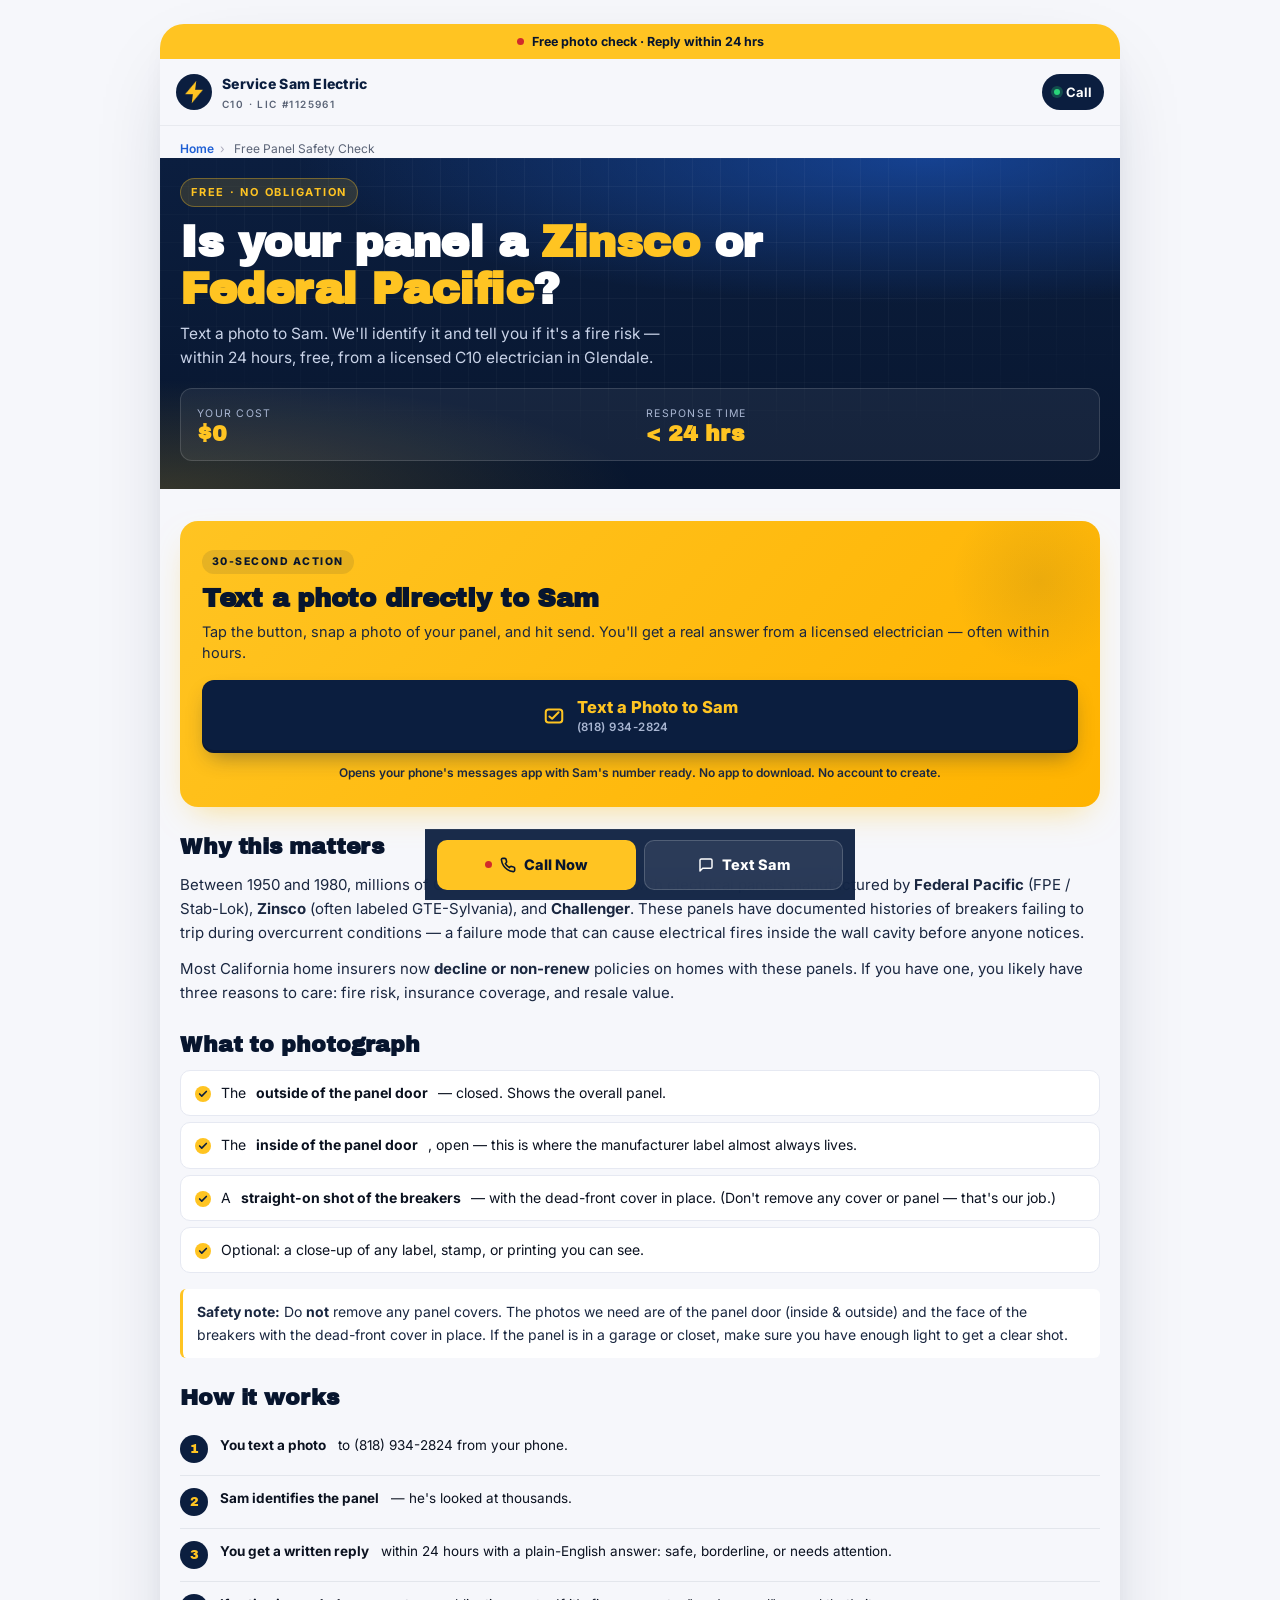
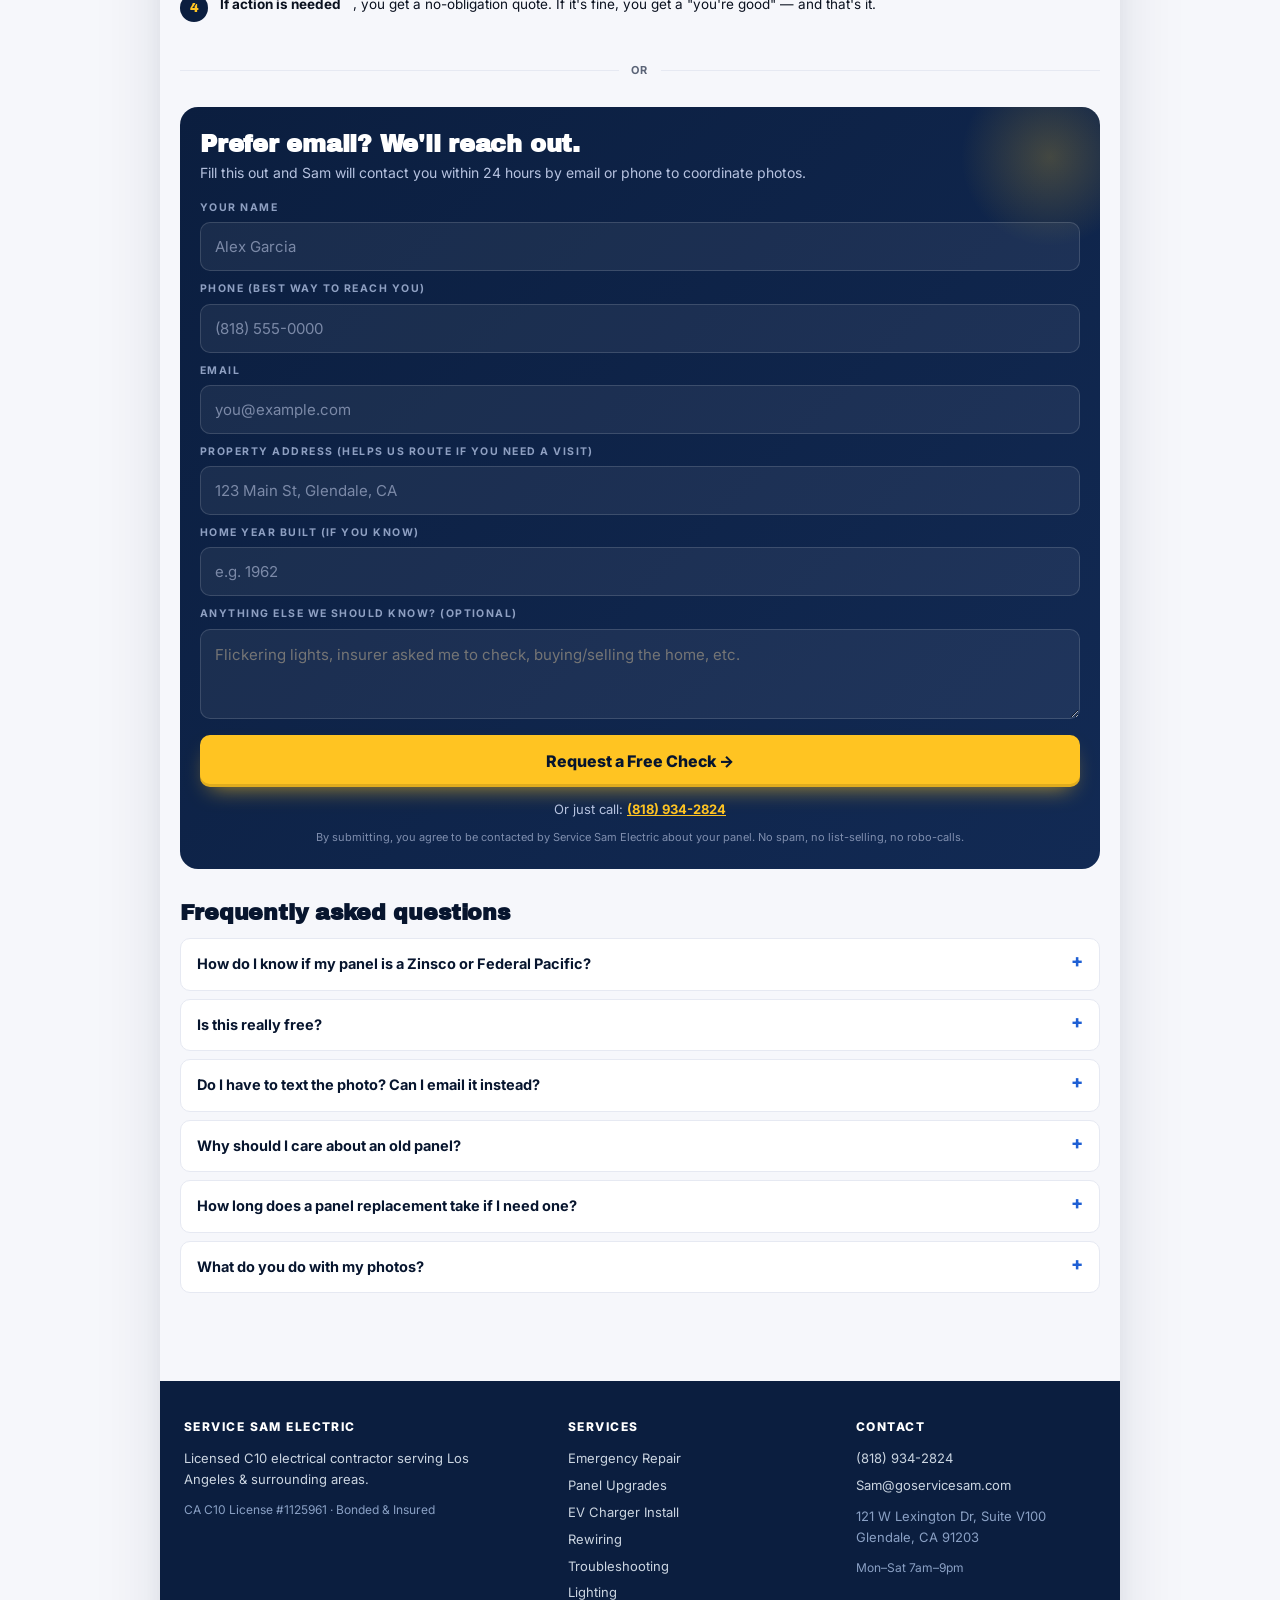
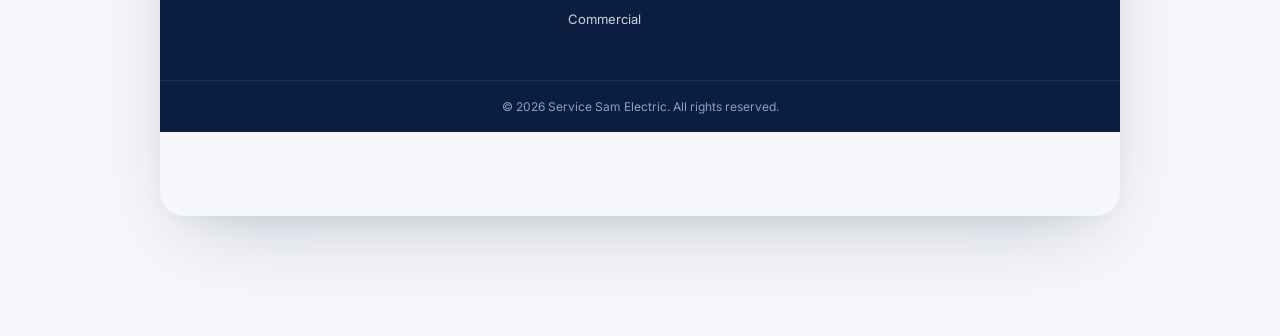
<file: safety-check.html>
<!DOCTYPE html>
<html lang="en">
<head>
<meta charset="utf-8">
<meta name="viewport" content="width=device-width, initial-scale=1, viewport-fit=cover">
<title>Free Panel Safety Check — Zinsco &amp; Federal Pacific Identification | Service Sam Electric</title>
<meta name="description" content="Text a photo of your electrical panel to Sam. Free Zinsco, Federal Pacific, or Challenger identification within 24 hours. Licensed C10 in Los Angeles.">
<meta name="theme-color" content="#0B1E3F">
<link rel="canonical" href="https://goservicesam.com/safety-check">

<meta property="og:title" content="Free Panel Safety Check — Zinsco &amp; FPE Identification">
<meta property="og:description" content="Is your electrical panel a fire risk? Text a photo to Sam. Free answer within 24 hours. Licensed C10 in Los Angeles.">
<meta property="og:type" content="website">
<meta property="og:url" content="https://goservicesam.com/safety-check">
<meta property="og:image" content="https://goservicesam.com/assets/og-image.png">
<meta property="og:site_name" content="Service Sam Electric">
<meta name="twitter:card" content="summary_large_image">
<meta name="twitter:title" content="Free Panel Safety Check">
<meta name="twitter:description" content="Text a photo of your electrical panel. Free Zinsco/FPE identification within 24 hours.">
<meta name="twitter:image" content="https://goservicesam.com/assets/og-image.png">

<link rel="icon" type="image/svg+xml" href="/assets/favicon.svg">
<link rel="apple-touch-icon" href="/assets/apple-touch-icon.png">

<link rel="preconnect" href="https://fonts.googleapis.com">
<link rel="preconnect" href="https://fonts.gstatic.com" crossorigin>
<link rel="stylesheet" href="https://fonts.googleapis.com/css2?family=Archivo+Black&family=Inter:wght@400;500;600;700;800;900&display=swap">
<link rel="stylesheet" href="/assets/site.css">

<style>
  /* Page-specific styles for the text-to-Sam primary CTA block */
  .sms-hero-block{
    background:linear-gradient(135deg,#FFC422 0%,#ffb300 100%);
    border-radius:18px;padding:26px 22px;margin:8px 0 22px;
    box-shadow:0 14px 34px -14px rgba(255,196,34,.55);
    position:relative;overflow:hidden;
  }
  .sms-hero-block::before{
    content:"";position:absolute;right:-30px;top:-30px;
    width:180px;height:180px;border-radius:50%;
    background:radial-gradient(circle,rgba(11,30,63,.08),transparent 70%);
    pointer-events:none;
  }
  .sms-hero-block > *{position:relative}
  .sms-hero-block .sms-eyebrow{
    display:inline-block;font-size:10.5px;letter-spacing:.14em;
    text-transform:uppercase;font-weight:800;color:#07152e;
    background:rgba(11,30,63,.1);padding:4px 10px;border-radius:999px;
    margin-bottom:10px;
  }
  .sms-hero-block h2{
    font-family:'Archivo Black';font-size:26px;line-height:1.08;
    color:#07152e;margin:0 0 8px;letter-spacing:-.01em;
  }
  .sms-hero-block p{color:#1a2740;font-size:14.5px;margin:0 0 16px;line-height:1.5}
  .btn-text-sam{
    display:flex;align-items:center;justify-content:center;gap:12px;
    background:#0B1E3F;color:#FFC422;
    padding:18px 20px;border-radius:12px;
    font-weight:800;font-size:16.5px;text-decoration:none;line-height:1.2;
    box-shadow:0 10px 22px -8px rgba(11,30,63,.45), inset 0 -3px 0 rgba(0,0,0,.2);
    transition:transform .12s ease;
  }
  .btn-text-sam:active{transform:translateY(1px)}
  .btn-text-sam svg{width:22px;height:22px;flex-shrink:0}
  .btn-text-sam .phone-num{
    display:block;font-size:11.5px;font-weight:600;color:#a9b6d2;
    letter-spacing:.04em;margin-top:3px;
  }
  .sms-hero-block .micro{
    display:block;margin-top:12px;text-align:center;font-size:12px;
    color:#1a2740;font-weight:600;line-height:1.4;
  }

  /* Numbered how-it-works list */
  .how-list{list-style:none;padding:0;margin:10px 0 0;counter-reset:hl}
  .how-list li{
    counter-increment:hl;
    display:flex;gap:12px;align-items:flex-start;
    padding:12px 0;border-bottom:1px solid rgba(11,30,63,.08);font-size:13.5px;line-height:1.5;
  }
  .how-list li:last-child{border-bottom:0}
  .how-list li::before{
    content:counter(hl);flex:0 0 28px;width:28px;height:28px;border-radius:50%;
    background:#0B1E3F;color:#FFC422;
    display:flex;align-items:center;justify-content:center;
    font-family:'Archivo Black';font-size:13px;
  }

  /* Secondary form divider */
  .or-divider{
    display:flex;align-items:center;gap:12px;
    margin:28px 0 16px;
    font-size:11px;letter-spacing:.18em;text-transform:uppercase;
    color:var(--muted);font-weight:700;
  }
  .or-divider::before,.or-divider::after{
    content:"";flex:1;height:1px;background:var(--line);
  }
</style>

<!-- Service schema for the Safety Check offering -->
<script type="application/ld+json">
{
  "@context":"https://schema.org",
  "@type":"Service",
  "serviceType":"Electrical Panel Safety Inspection",
  "name":"Free Panel Safety Check — Photo Identification",
  "description":"Free photo-based identification of Zinsco, Federal Pacific (FPE), and Challenger electrical panels. Response within 24 hours by a licensed C10 contractor.",
  "provider":{"@id":"https://goservicesam.com/#business"},
  "areaServed":[
    {"@type":"City","name":"Los Angeles"},
    {"@type":"City","name":"Glendale"},
    {"@type":"City","name":"Burbank"},
    {"@type":"City","name":"Pasadena"},
    {"@type":"City","name":"North Hollywood"},
    {"@type":"City","name":"Van Nuys"},
    {"@type":"City","name":"Studio City"},
    {"@type":"City","name":"Sherman Oaks"}
  ],
  "url":"https://goservicesam.com/safety-check",
  "offers":{
    "@type":"Offer",
    "price":"0",
    "priceCurrency":"USD",
    "availability":"https://schema.org/InStock"
  }
}
</script>

<script type="application/ld+json">
{
  "@context":"https://schema.org",
  "@type":"BreadcrumbList",
  "itemListElement":[
    {"@type":"ListItem","position":1,"name":"Home","item":"https://goservicesam.com/"},
    {"@type":"ListItem","position":2,"name":"Free Panel Safety Check","item":"https://goservicesam.com/safety-check"}
  ]
}
</script>

<script type="application/ld+json">
{
  "@context":"https://schema.org",
  "@type":"FAQPage",
  "mainEntity":[
    {"@type":"Question","name":"How do I know if my panel is a Zinsco or Federal Pacific?",
     "acceptedAnswer":{"@type":"Answer","text":"The manufacturer name is almost always printed on the inside of the panel door, on a label near the main breaker, or stamped on the metal near the top of the panel. Zinsco panels often say 'Zinsco' or 'GTE-Sylvania' with colorful breaker handles (red, yellow, blue). Federal Pacific panels are labeled 'FPE' or 'Stab-Lok' and have thin plastic breakers. If you're not sure, text us a photo — we'll tell you within 24 hours."}},
    {"@type":"Question","name":"Is this really free?",
     "acceptedAnswer":{"@type":"Answer","text":"Yes. Texting a photo to Sam and getting an identification from a licensed electrician costs nothing. If we find that you have a panel we'd recommend replacing, we'll send you a no-obligation quote. You're not on the hook for anything."}},
    {"@type":"Question","name":"Do I have to text the photo? Can I email it instead?",
     "acceptedAnswer":{"@type":"Answer","text":"Either works. Text is faster — most homeowners get an answer within a few hours. If you prefer email, fill out the form below and Sam will reach out by email or phone to coordinate."}},
    {"@type":"Question","name":"Why should I care about an old panel?",
     "acceptedAnswer":{"@type":"Answer","text":"Federal Pacific and Zinsco panels were manufactured between roughly 1950 and 1980. Both have documented histories of breakers failing to trip during overcurrent conditions, which can cause electrical fires. Most California home insurers now decline to write or renew policies on homes with these panels. Replacing a known-defective panel reduces fire risk and keeps your insurance policy intact."}},
    {"@type":"Question","name":"How long does a panel replacement take if I need one?",
     "acceptedAnswer":{"@type":"Answer","text":"A typical 100A → 200A residential panel swap is completed in one business day. The power is off for about 4–6 hours during the swap. Permit pulling and city inspection are included. Starting from $1,850."}}
  ]
}
</script>
</head>
<body>
<div class="phone">

  <div class="alert">
    <span class="live"></span>
    <span>Free photo check · Reply within 24 hrs</span>
  </div>

  <header class="topbar">
    <a href="/" class="brand" aria-label="Service Sam Electric home">
      <img src="/assets/apple-touch-icon.png" alt="" width="36" height="36">
      <div>
        <span>Service Sam Electric</span>
        <small>C10 · LIC #1125961</small>
      </div>
    </a>
    <a href="tel:+18189342824" class="call" aria-label="Call Service Sam Electric">
      <span class="dot"></span>
      Call
    </a>
  </header>

  <nav class="crumbs" aria-label="Breadcrumb">
    <a href="/">Home</a><span>›</span>
    Free Panel Safety Check
  </nav>

  <section class="svc-hero">
    <span class="eyebrow">Free · No Obligation</span>
    <h1>Is your panel a <span style="color:var(--yellow)">Zinsco</span> or <span style="color:var(--yellow)">Federal&nbsp;Pacific</span>?</h1>
    <p class="lede">Text a photo to Sam. We'll identify it and tell you if it's a fire risk — within 24 hours, free, from a licensed C10 electrician in Glendale.</p>
    <div class="priceband">
      <div><small>Your cost</small><b>$0</b></div>
      <div><small>Response time</small><b>&lt; 24 hrs</b></div>
    </div>
  </section>

  <section class="svc-body">

    <!-- ================== PRIMARY: TEXT-TO-SAM ================== -->
    <div class="sms-hero-block">
      <span class="sms-eyebrow">30-second action</span>
      <h2>Text a photo directly to Sam</h2>
      <p>Tap the button, snap a photo of your panel, and hit send. You'll get a real answer from a licensed electrician — often within hours.</p>

      <a class="btn-text-sam" href="sms:+18189342824?&body=Hi%20Sam%2C%20I%27d%20like%20a%20free%20panel%20safety%20check%20from%20goservicesam.com.%20Here%27s%20my%20panel%3A%20">
        <svg viewBox="0 0 24 24" fill="none" stroke="currentColor" stroke-width="2.2" stroke-linecap="round" stroke-linejoin="round" aria-hidden="true">
          <rect x="3" y="5" width="18" height="14" rx="3"/>
          <path d="M7 12.5 L10 15 L17 8"/>
        </svg>
        <span>
          Text a Photo to Sam
          <span class="phone-num">(818) 934-2824</span>
        </span>
      </a>

      <span class="micro">Opens your phone's messages app with Sam's number ready. No app to download. No account to create.</span>
    </div>

    <h2>Why this matters</h2>
    <p>Between 1950 and 1980, millions of California homes were built with electrical panels manufactured by <b>Federal Pacific</b> (FPE / Stab-Lok), <b>Zinsco</b> (often labeled GTE-Sylvania), and <b>Challenger</b>. These panels have documented histories of breakers failing to trip during overcurrent conditions — a failure mode that can cause electrical fires inside the wall cavity before anyone notices.</p>
    <p>Most California home insurers now <b>decline or non-renew</b> policies on homes with these panels. If you have one, you likely have three reasons to care: fire risk, insurance coverage, and resale value.</p>

    <h2>What to photograph</h2>
    <ul class="checks">
      <li>The <b>outside of the panel door</b> — closed. Shows the overall panel.</li>
      <li>The <b>inside of the panel door</b>, open — this is where the manufacturer label almost always lives.</li>
      <li>A <b>straight-on shot of the breakers</b> — with the dead-front cover in place. (Don't remove any cover or panel — that's our job.)</li>
      <li>Optional: a close-up of any label, stamp, or printing you can see.</li>
    </ul>
    <p style="background:#fff;border-left:3px solid var(--yellow);padding:12px 14px;border-radius:6px;font-size:14px;margin:14px 0 20px">
      <b>Safety note:</b> Do <b>not</b> remove any panel covers. The photos we need are of the panel door (inside &amp; outside) and the face of the breakers with the dead-front cover in place. If the panel is in a garage or closet, make sure you have enough light to get a clear shot.
    </p>

    <h2>How it works</h2>
    <ol class="how-list">
      <li><b>You text a photo</b> to (818) 934-2824 from your phone.</li>
      <li><b>Sam identifies the panel</b> — he's looked at thousands.</li>
      <li><b>You get a written reply</b> within 24 hours with a plain-English answer: safe, borderline, or needs attention.</li>
      <li><b>If action is needed</b>, you get a no-obligation quote. If it's fine, you get a "you're good" — and that's it.</li>
    </ol>

    <!-- ================== SECONDARY: EMAIL FORM ================== -->
    <div class="or-divider"><span>or</span></div>

    <div class="cta-block" id="form-wrap">
      <h2>Prefer email? We'll reach out.</h2>
      <p>Fill this out and Sam will contact you within 24 hours by email or phone to coordinate photos.</p>

      <form id="safetyForm" onsubmit="return submitSafetyCheck(event)">
        <!-- Web3Forms config — same working access key as the main quote form -->
        <input type="hidden" name="access_key" value="11ac3944-7c91-4632-9b00-2c6071c85345">
        <input type="hidden" name="subject" value="New Safety Check lead from goservicesam.com">
        <input type="hidden" name="from_name" value="Service Sam · Safety Check">
        <input type="hidden" name="redirect" value="false">
        <input type="hidden" name="source" value="safety-check-email">
        <input type="checkbox" name="botcheck" style="display:none" tabindex="-1" autocomplete="off">

        <div class="field">
          <label for="sf-name">Your name</label>
          <input id="sf-name" type="text" name="name" placeholder="Alex Garcia" required>
        </div>

        <div class="field">
          <label for="sf-phone">Phone (best way to reach you)</label>
          <input id="sf-phone" type="tel" name="phone" placeholder="(818) 555-0000" required>
        </div>

        <div class="field">
          <label for="sf-email">Email</label>
          <input id="sf-email" type="email" name="email" placeholder="you@example.com" required>
        </div>

        <div class="field">
          <label for="sf-address">Property address (helps us route if you need a visit)</label>
          <input id="sf-address" type="text" name="property_address" placeholder="123 Main St, Glendale, CA">
        </div>

        <div class="field">
          <label for="sf-year">Home year built (if you know)</label>
          <input id="sf-year" type="text" name="year_built" placeholder="e.g. 1962" inputmode="numeric">
        </div>

        <div class="field">
          <label for="sf-notes">Anything else we should know? (optional)</label>
          <textarea id="sf-notes" name="notes" placeholder="Flickering lights, insurer asked me to check, buying/selling the home, etc."></textarea>
        </div>

        <button class="btn-submit" type="submit">Request a Free Check →</button>

        <div class="fallback-call" style="text-align:center;margin-top:12px;font-size:13px;color:#b6c2df">
          Or just call: <a href="tel:+18189342824" style="color:var(--yellow);font-weight:700">(818) 934-2824</a>
        </div>
        <div class="agree">By submitting, you agree to be contacted by Service Sam Electric about your panel. No spam, no list-selling, no robo-calls.</div>
      </form>

      <!-- success state -->
      <div id="safetySuccess" style="display:none;text-align:center;padding:24px 8px">
        <div style="width:56px;height:56px;border-radius:50%;background:var(--yellow);color:var(--navy-ink);display:flex;align-items:center;justify-content:center;margin:0 auto 14px">
          <svg viewBox="0 0 24 24" width="28" height="28" fill="none" stroke="currentColor" stroke-width="3" stroke-linecap="round" stroke-linejoin="round"><polyline points="20 6 9 17 4 12"/></svg>
        </div>
        <h3 style="font-family:'Archivo Black';color:#fff;margin:0 0 8px">Got your info.</h3>
        <p style="color:#b6c2df;margin:0 0 14px">Sam will reach out within 24 hours to coordinate photos.</p>
        <p style="color:#b6c2df;margin:0;font-size:13px">
          Want a faster reply? <a href="sms:+18189342824?&body=Hi%20Sam%2C%20I%20just%20filled%20out%20the%20safety%20check%20form.%20Here%27s%20my%20panel%3A%20" style="color:var(--yellow);font-weight:700">Text Sam a photo now →</a>
        </p>
      </div>
    </div>

    <h2 style="margin-top:32px">Frequently asked questions</h2>
    <div class="faq">
      <details>
        <summary>How do I know if my panel is a Zinsco or Federal Pacific?</summary>
        <div>The manufacturer name is almost always printed on the inside of the panel door, on a label near the main breaker, or stamped on the metal near the top. Zinsco panels often say "Zinsco" or "GTE-Sylvania" with colorful breaker handles (red, yellow, blue). Federal Pacific panels are labeled "FPE" or "Stab-Lok" and have thin plastic breakers. If you're not sure, text us a photo — we'll tell you within 24 hours.</div>
      </details>
      <details>
        <summary>Is this really free?</summary>
        <div>Yes. Texting a photo to Sam and getting an identification from a licensed electrician costs nothing. If we find that you have a panel we'd recommend replacing, we'll send you a no-obligation quote. You're not on the hook for anything.</div>
      </details>
      <details>
        <summary>Do I have to text the photo? Can I email it instead?</summary>
        <div>Either works. Text is faster — most homeowners get an answer within a few hours. If you prefer email, fill out the form above and Sam will reach out by email or phone to coordinate.</div>
      </details>
      <details>
        <summary>Why should I care about an old panel?</summary>
        <div>Federal Pacific and Zinsco panels were manufactured between roughly 1950 and 1980. Both have documented histories of breakers failing to trip during overcurrent conditions, which can cause electrical fires. Most California home insurers now decline to write or renew policies on homes with these panels. Replacing a known-defective panel reduces fire risk and keeps your insurance policy intact.</div>
      </details>
      <details>
        <summary>How long does a panel replacement take if I need one?</summary>
        <div>A typical 100A → 200A residential panel swap is completed in one business day. The power is off for about 4–6 hours during the swap. Permit pulling and city inspection are included. Starting from $1,850.</div>
      </details>
      <details>
        <summary>What do you do with my photos?</summary>
        <div>They stay on Sam's phone for the purpose of answering your question. We don't share them, sell them, or post them anywhere. If you'd like them deleted after our reply, just ask and we'll delete them.</div>
      </details>
    </div>
  </section>

  <footer class="site-footer">
    <div class="footer-inner">
      <div class="footer-grid">
        <div class="footer-col">
          <h4>Service Sam Electric</h4>
          <p style="margin:0 0 10px">Licensed C10 electrical contractor serving Los Angeles &amp; surrounding areas.</p>
          <p style="margin:0;color:#8aa0c4;font-size:12px">CA C10 License #1125961 · Bonded &amp; Insured</p>
        </div>
        <div class="footer-col">
          <h4>Services</h4>
          <a href="/services/emergency-electrical">Emergency Repair</a>
          <a href="/services/panel-upgrade">Panel Upgrades</a>
          <a href="/services/ev-charger-installation">EV Charger Install</a>
          <a href="/services/whole-home-rewiring">Rewiring</a>
          <a href="/services/troubleshooting">Troubleshooting</a>
          <a href="/services/lighting-installation">Lighting</a>
          <a href="/services/commercial-electrical">Commercial</a>
        </div>
        <div class="footer-col">
          <h4>Contact</h4>
          <a href="tel:+18189342824">(818) 934-2824</a>
          <a href="mailto:Sam@goservicesam.com">Sam@goservicesam.com</a>
          <p style="margin:10px 0 0;color:#8aa0c4">121 W Lexington Dr, Suite V100<br>Glendale, CA 91203</p>
          <p style="margin:10px 0 0;color:#8aa0c4;font-size:12px">Mon–Sat 7am–9pm</p>
        </div>
      </div>
    </div>
    <div class="footer-legal">
      © <span id="y"></span> Service Sam Electric. All rights reserved.
    </div>
  </footer>

  <div class="sticky-cta">
    <a class="call-big" href="tel:+18189342824">
      <span class="pulse"></span>
      <svg viewBox="0 0 24 24" fill="none" stroke="currentColor" stroke-width="2.4" stroke-linecap="round" stroke-linejoin="round"><path d="M22 16.92v3a2 2 0 0 1-2.18 2 19.79 19.79 0 0 1-8.63-3.07 19.5 19.5 0 0 1-6-6 19.79 19.79 0 0 1-3.07-8.67A2 2 0 0 1 4.11 2h3a2 2 0 0 1 2 1.72 12.84 12.84 0 0 0 .7 2.81 2 2 0 0 1-.45 2.11L8.09 9.91a16 16 0 0 0 6 6l1.27-1.27a2 2 0 0 1 2.11-.45 12.84 12.84 0 0 0 2.81.7A2 2 0 0 1 22 16.92z"/></svg>
      Call Now
    </a>
    <a class="quote" href="sms:+18189342824?&body=Hi%20Sam%2C%20I%27d%20like%20a%20free%20panel%20safety%20check%20from%20goservicesam.com.%20Here%27s%20my%20panel%3A%20" aria-label="Text Sam a panel photo">
      <svg viewBox="0 0 24 24" fill="none" stroke="currentColor" stroke-width="2.2" stroke-linecap="round" stroke-linejoin="round"><path d="M21 15a2 2 0 0 1-2 2H7l-4 4V5a2 2 0 0 1 2-2h14a2 2 0 0 1 2 2z"/></svg>
      Text Sam
    </a>
  </div>

</div>

<script>
document.getElementById('y').textContent = new Date().getFullYear();

async function submitSafetyCheck(e) {
  e.preventDefault();
  var form = e.target;
  var btn = form.querySelector('.btn-submit');
  var originalText = btn.textContent;
  btn.disabled = true;
  btn.textContent = 'Sending…';

  try {
    var formData = new FormData(form);
    var res = await fetch('https://api.web3forms.com/submit', {
      method: 'POST',
      body: formData
    });
    var data = await res.json();
    if (data.success) {
      form.style.display = 'none';
      document.getElementById('safetySuccess').style.display = 'block';
      if (typeof window.dataLayer !== 'undefined') {
        window.dataLayer.push({event: 'safety_check_form_submit'});
      }
    } else {
      throw new Error(data.message || 'Submission failed');
    }
  } catch (err) {
    btn.textContent = 'Something went wrong — please call (818) 934-2824';
    btn.style.background = '#e11d48';
    btn.style.color = '#fff';
    btn.disabled = false;
    setTimeout(function(){
      btn.textContent = originalText;
      btn.style.background = '';
      btn.style.color = '';
    }, 6000);
  }
  return false;
}
</script>
</body>
</html>
</file>
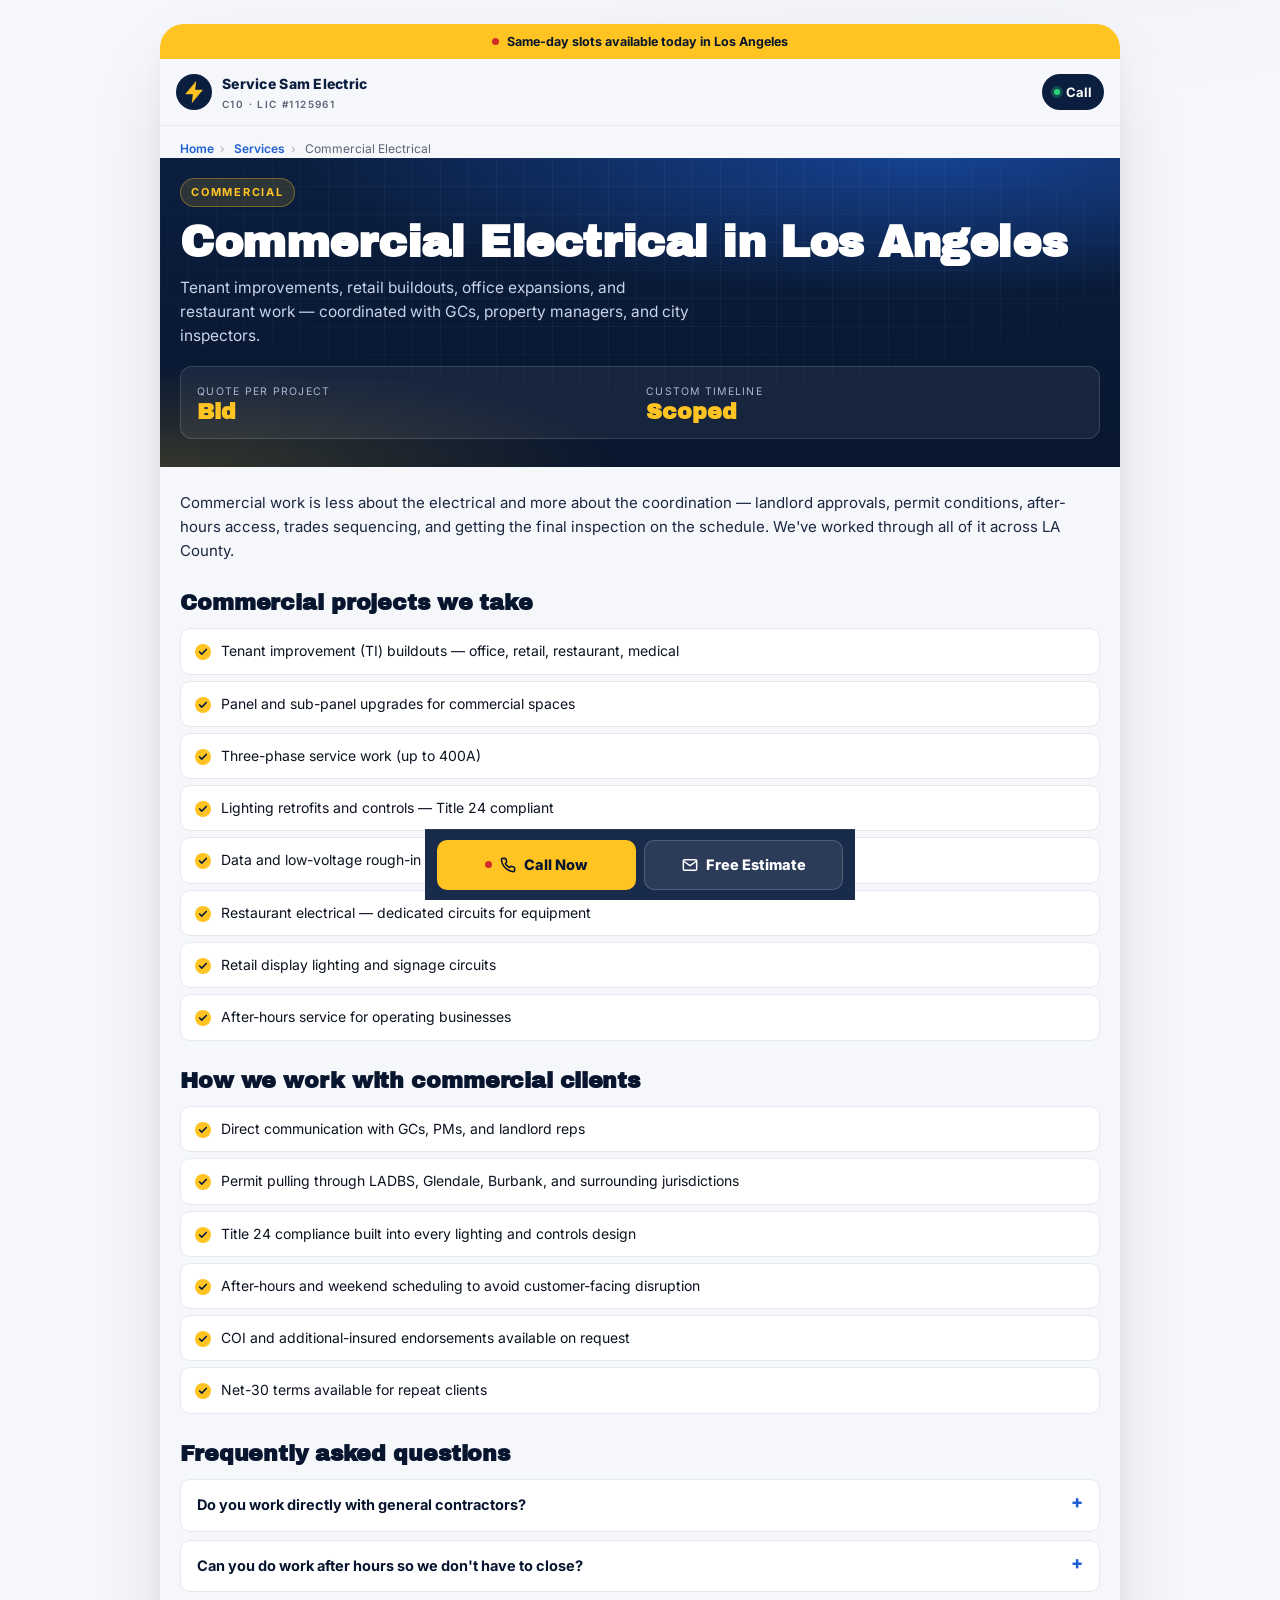
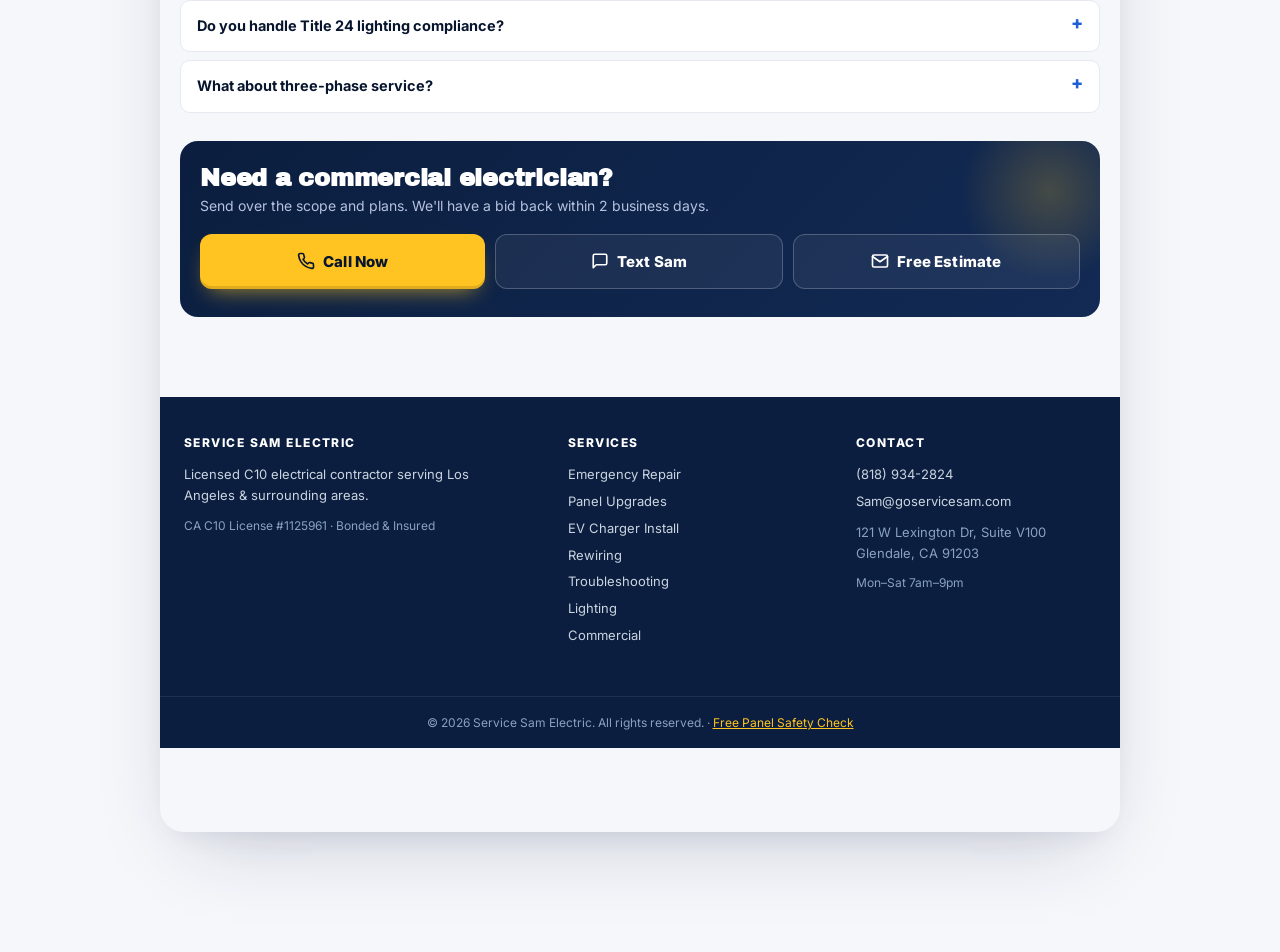
<file: services/commercial-electrical.html>
<!DOCTYPE html>
<html lang="en">
<head>
<meta charset="utf-8">
<meta name="viewport" content="width=device-width, initial-scale=1, viewport-fit=cover">
<title>Commercial Electrician in Los Angeles — TI, Retail, Office | Service Sam Electric</title>
<meta name="description" content="Licensed commercial electrical in LA. Tenant improvements, retail, office, restaurant. Permit-pulled, after-hours available. Call (818) 934-2824.">
<meta name="theme-color" content="#0B1E3F">
<link rel="canonical" href="https://goservicesam.com/services/commercial-electrical">

<meta property="og:title" content="Commercial Electrician in Los Angeles">
<meta property="og:description" content="Licensed commercial electrical in LA. Tenant improvements, retail, office, restaurant. Permit-pulled, after-hours available. Call (818) 934-2824.">
<meta property="og:type" content="website">
<meta property="og:url" content="https://goservicesam.com/services/commercial-electrical">
<meta property="og:image" content="https://goservicesam.com/assets/og-image.png">
<meta property="og:site_name" content="Service Sam Electric">
<meta name="twitter:card" content="summary_large_image">
<meta name="twitter:title" content="Commercial Electrician in Los Angeles">
<meta name="twitter:description" content="Licensed commercial electrical in LA. Tenant improvements, retail, office, restaurant. Permit-pulled, after-hours available. Call (818) 934-2824.">
<meta name="twitter:image" content="https://goservicesam.com/assets/og-image.png">

<link rel="icon" type="image/svg+xml" href="/assets/favicon.svg">
<link rel="apple-touch-icon" href="/assets/apple-touch-icon.png">

<link rel="preconnect" href="https://fonts.googleapis.com">
<link rel="preconnect" href="https://fonts.gstatic.com" crossorigin>
<link rel="stylesheet" href="https://fonts.googleapis.com/css2?family=Archivo+Black&family=Inter:wght@400;500;600;700;800;900&display=swap">
<link rel="stylesheet" href="/assets/site.css">

<script type="application/ld+json">
{
  "@context":"https://schema.org",
  "@type":"Service",
  "serviceType":"Commercial Electrical",
  "name":"Commercial Electrician in Los Angeles",
  "description":"Licensed commercial electrical in LA. Tenant improvements, retail, office, restaurant. Permit-pulled, after-hours available. Call (818) 934-2824.",
  "provider":{
    "@id":"https://goservicesam.com/#business"
  },
  "areaServed":[
    {"@type":"City","name":"Los Angeles"},
    {"@type":"City","name":"Glendale"},
    {"@type":"City","name":"Burbank"},
    {"@type":"City","name":"Pasadena"},
    {"@type":"City","name":"North Hollywood"},
    {"@type":"City","name":"Van Nuys"},
    {"@type":"City","name":"Studio City"},
    {"@type":"City","name":"Sherman Oaks"}
  ],
  "url":"https://goservicesam.com/services/commercial-electrical"
}
</script>

<script type="application/ld+json">
{
  "@context":"https://schema.org",
  "@type":"BreadcrumbList",
  "itemListElement":[
    {"@type":"ListItem","position":1,"name":"Home","item":"https://goservicesam.com/"},
    {"@type":"ListItem","position":2,"name":"Services","item":"https://goservicesam.com/#services"},
    {"@type":"ListItem","position":3,"name":"Commercial Electrical","item":"https://goservicesam.com/services/commercial-electrical"}
  ]
}
</script>

<script type="application/ld+json">
{
  "@context":"https://schema.org",
  "@type":"FAQPage",
  "mainEntity":[
    {"@type":"Question","name":"Do you work directly with general contractors?","acceptedAnswer":{"@type":"Answer","text":"Yes. We routinely sub under GCs on TI projects and coordinate scheduling through the project manager. We can provide COI, additional-insured endorsements, and W-9 on request."}},
    {"@type":"Question","name":"Can you do work after hours so we don't have to close?","acceptedAnswer":{"@type":"Answer","text":"Yes. Most retail and restaurant work happens between 10 p.m. and 6 a.m. so the business can open normally the next day. After-hours rates apply but we schedule them up front in the quote."}},
    {"@type":"Question","name":"Do you handle Title 24 lighting compliance?","acceptedAnswer":{"@type":"Answer","text":"Yes. All new commercial lighting installs and major retrofits in California require Title 24 compliance — occupancy sensors, daylight controls, demand response. We design to current code and document it for the final inspection."}},
    {"@type":"Question","name":"What about three-phase service?","acceptedAnswer":{"@type":"Answer","text":"We handle commercial three-phase work up to 400A — panel upgrades, sub-panel installs, dedicated equipment circuits. Larger services (over 400A) we partner with a specialized industrial contractor."}}
  ]
}
</script>
</head>
<body>
<div class="phone">

  <div class="alert">
    <span class="live"></span>
    <span>Same-day slots available today in Los Angeles</span>
  </div>

  <header class="topbar">
    <a href="/" class="brand" aria-label="Service Sam Electric home">
      <img src="/assets/apple-touch-icon.png" alt="" width="36" height="36">
      <div>
        <span>Service Sam Electric</span>
        <small>C10 · LIC #1125961</small>
      </div>
    </a>
    <a href="tel:+18189342824" class="call" aria-label="Call Service Sam Electric">
      <span class="dot"></span>
      Call
    </a>
  </header>

  <nav class="crumbs" aria-label="Breadcrumb">
    <a href="/">Home</a><span>›</span>
    <a href="/#services">Services</a><span>›</span>
    Commercial Electrical
  </nav>

  <section class="svc-hero">
    <span class="eyebrow">Commercial</span>
    <h1>Commercial Electrical in Los Angeles</h1>
    <p class="lede">Tenant improvements, retail buildouts, office expansions, and restaurant work — coordinated with GCs, property managers, and city inspectors.</p>
    <div class="priceband">
      <div><small>Quote per project</small><b>Bid</b></div>
      <div><small>Custom timeline</small><b>Scoped</b></div>
    </div>
  </section>

  <section class="svc-body">
    <p>Commercial work is less about the electrical and more about the coordination — landlord approvals, permit conditions, after-hours access, trades sequencing, and getting the final inspection on the schedule. We've worked through all of it across LA County.</p>

    <h2>Commercial projects we take</h2>
    <ul class="checks">
      <li>Tenant improvement (TI) buildouts — office, retail, restaurant, medical</li>
      <li>Panel and sub-panel upgrades for commercial spaces</li>
      <li>Three-phase service work (up to 400A)</li>
      <li>Lighting retrofits and controls — Title 24 compliant</li>
      <li>Data and low-voltage rough-in</li>
      <li>Restaurant electrical — dedicated circuits for equipment</li>
      <li>Retail display lighting and signage circuits</li>
      <li>After-hours service for operating businesses</li>
    </ul>

    <h2>How we work with commercial clients</h2>
    <ul class="checks">
      <li>Direct communication with GCs, PMs, and landlord reps</li>
      <li>Permit pulling through LADBS, Glendale, Burbank, and surrounding jurisdictions</li>
      <li>Title 24 compliance built into every lighting and controls design</li>
      <li>After-hours and weekend scheduling to avoid customer-facing disruption</li>
      <li>COI and additional-insured endorsements available on request</li>
      <li>Net-30 terms available for repeat clients</li>
    </ul>

    <h2>Frequently asked questions</h2>
    <div class="faq">
      <details>
        <summary>Do you work directly with general contractors?</summary>
        <div>Yes. We routinely sub under GCs on TI projects and coordinate scheduling through the project manager. We can provide COI, additional-insured endorsements, and W-9 on request.</div>
      </details>
      <details>
        <summary>Can you do work after hours so we don&#x27;t have to close?</summary>
        <div>Yes. Most retail and restaurant work happens between 10 p.m. and 6 a.m. so the business can open normally the next day. After-hours rates apply but we schedule them up front in the quote.</div>
      </details>
      <details>
        <summary>Do you handle Title 24 lighting compliance?</summary>
        <div>Yes. All new commercial lighting installs and major retrofits in California require Title 24 compliance — occupancy sensors, daylight controls, demand response. We design to current code and document it for the final inspection.</div>
      </details>
      <details>
        <summary>What about three-phase service?</summary>
        <div>We handle commercial three-phase work up to 400A — panel upgrades, sub-panel installs, dedicated equipment circuits. Larger services (over 400A) we partner with a specialized industrial contractor.</div>
      </details>
    </div>

    <div class="cta-block">
      <h2>Need a commercial electrician?</h2>
      <p>Send over the scope and plans. We'll have a bid back within 2 business days.</p>
      <div class="cta-three on-dark">
        <a class="btn btn-primary" href="tel:+18189342824" aria-label="Call Service Sam Electric">
          <svg viewBox="0 0 24 24" fill="none" stroke="currentColor" stroke-width="2.2" stroke-linecap="round" stroke-linejoin="round"><path d="M22 16.92v3a2 2 0 0 1-2.18 2 19.79 19.79 0 0 1-8.63-3.07 19.5 19.5 0 0 1-6-6 19.79 19.79 0 0 1-3.07-8.67A2 2 0 0 1 4.11 2h3a2 2 0 0 1 2 1.72 12.84 12.84 0 0 0 .7 2.81 2 2 0 0 1-.45 2.11L8.09 9.91a16 16 0 0 0 6 6l1.27-1.27a2 2 0 0 1 2.11-.45 12.84 12.84 0 0 0 2.81.7A2 2 0 0 1 22 16.92z"/></svg>
          Call Now
        </a>
        <a class="btn btn-outline" href="sms:+18189342824?&body=Hi%20Sam%2C%20I%20got%20your%20info%20from%20goservicesam.com%20and%20need%20help%20with%3A%20" aria-label="Text Sam">
          <svg viewBox="0 0 24 24" fill="none" stroke="currentColor" stroke-width="2.2" stroke-linecap="round" stroke-linejoin="round"><path d="M21 15a2 2 0 0 1-2 2H7l-4 4V5a2 2 0 0 1 2-2h14a2 2 0 0 1 2 2z"/></svg>
          Text Sam
        </a>
        <a class="btn btn-outline" href="/#quote" aria-label="Request a free estimate">
          <svg viewBox="0 0 24 24" fill="none" stroke="currentColor" stroke-width="2.2" stroke-linecap="round" stroke-linejoin="round"><path d="M4 4h16c1.1 0 2 .9 2 2v12c0 1.1-.9 2-2 2H4c-1.1 0-2-.9-2-2V6c0-1.1.9-2 2-2z"/><polyline points="22,6 12,13 2,6"/></svg>
          Free Estimate
        </a>
      </div>
    </div>
  </section>

  <footer class="site-footer">
    <div class="footer-inner">
      <div class="footer-grid">
        <div class="footer-col">
          <h4>Service Sam Electric</h4>
          <p style="margin:0 0 10px">Licensed C10 electrical contractor serving Los Angeles &amp; surrounding areas.</p>
          <p style="margin:0;color:#8aa0c4;font-size:12px">CA C10 License #1125961 · Bonded &amp; Insured</p>
        </div>
        <div class="footer-col">
          <h4>Services</h4>
          <a href="/services/emergency-electrical">Emergency Repair</a>
          <a href="/services/panel-upgrade">Panel Upgrades</a>
          <a href="/services/ev-charger-installation">EV Charger Install</a>
          <a href="/services/whole-home-rewiring">Rewiring</a>
          <a href="/services/troubleshooting">Troubleshooting</a>
          <a href="/services/lighting-installation">Lighting</a>
          <a href="/services/commercial-electrical">Commercial</a>
        </div>
        <div class="footer-col">
          <h4>Contact</h4>
          <a href="tel:+18189342824">(818) 934-2824</a>
          <a href="mailto:Sam@goservicesam.com">Sam@goservicesam.com</a>
          <p style="margin:10px 0 0;color:#8aa0c4">121 W Lexington Dr, Suite V100<br>Glendale, CA 91203</p>
          <p style="margin:10px 0 0;color:#8aa0c4;font-size:12px">Mon–Sat 7am–9pm</p>
        </div>
      </div>
    </div>
    <div class="footer-legal">
      © <span id="y"></span> Service Sam Electric. All rights reserved.
      · <a href="/safety-check" style="color:var(--yellow)">Free Panel Safety Check</a>
    </div>
  </footer>

  <div class="sticky-cta">
    <a class="call-big" href="tel:+18189342824">
      <span class="pulse"></span>
      <svg viewBox="0 0 24 24" fill="none" stroke="currentColor" stroke-width="2.4" stroke-linecap="round" stroke-linejoin="round"><path d="M22 16.92v3a2 2 0 0 1-2.18 2 19.79 19.79 0 0 1-8.63-3.07 19.5 19.5 0 0 1-6-6 19.79 19.79 0 0 1-3.07-8.67A2 2 0 0 1 4.11 2h3a2 2 0 0 1 2 1.72 12.84 12.84 0 0 0 .7 2.81 2 2 0 0 1-.45 2.11L8.09 9.91a16 16 0 0 0 6 6l1.27-1.27a2 2 0 0 1 2.11-.45 12.84 12.84 0 0 0 2.81.7A2 2 0 0 1 22 16.92z"/></svg>
      Call Now
    </a>
    <a class="quote" href="/#quote" aria-label="Request a free estimate">
      <svg viewBox="0 0 24 24" fill="none" stroke="currentColor" stroke-width="2.2" stroke-linecap="round" stroke-linejoin="round"><path d="M4 4h16c1.1 0 2 .9 2 2v12c0 1.1-.9 2-2 2H4c-1.1 0-2-.9-2-2V6c0-1.1.9-2 2-2z"/><polyline points="22,6 12,13 2,6"/></svg>
      Free Estimate
    </a>
  </div>

</div>
<script>document.getElementById('y').textContent = new Date().getFullYear();</script>
</body>
</html>
</file>
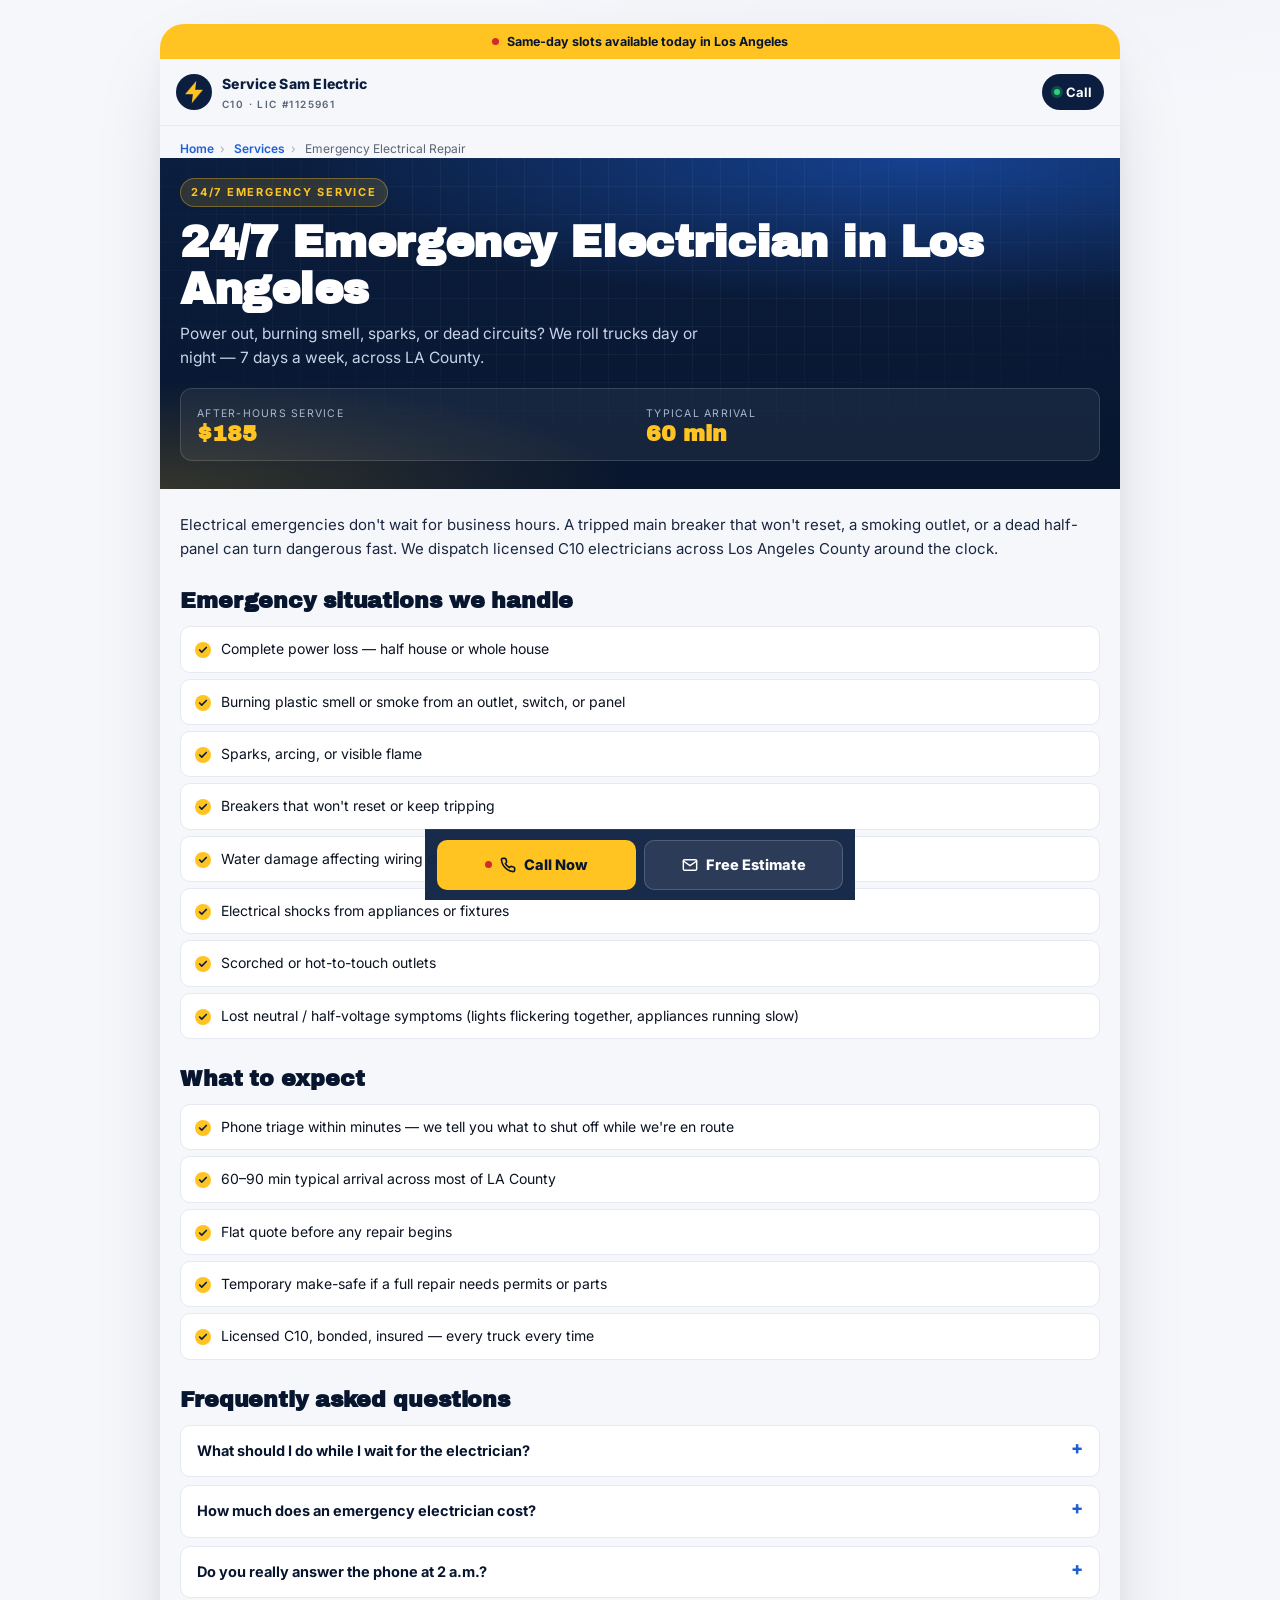
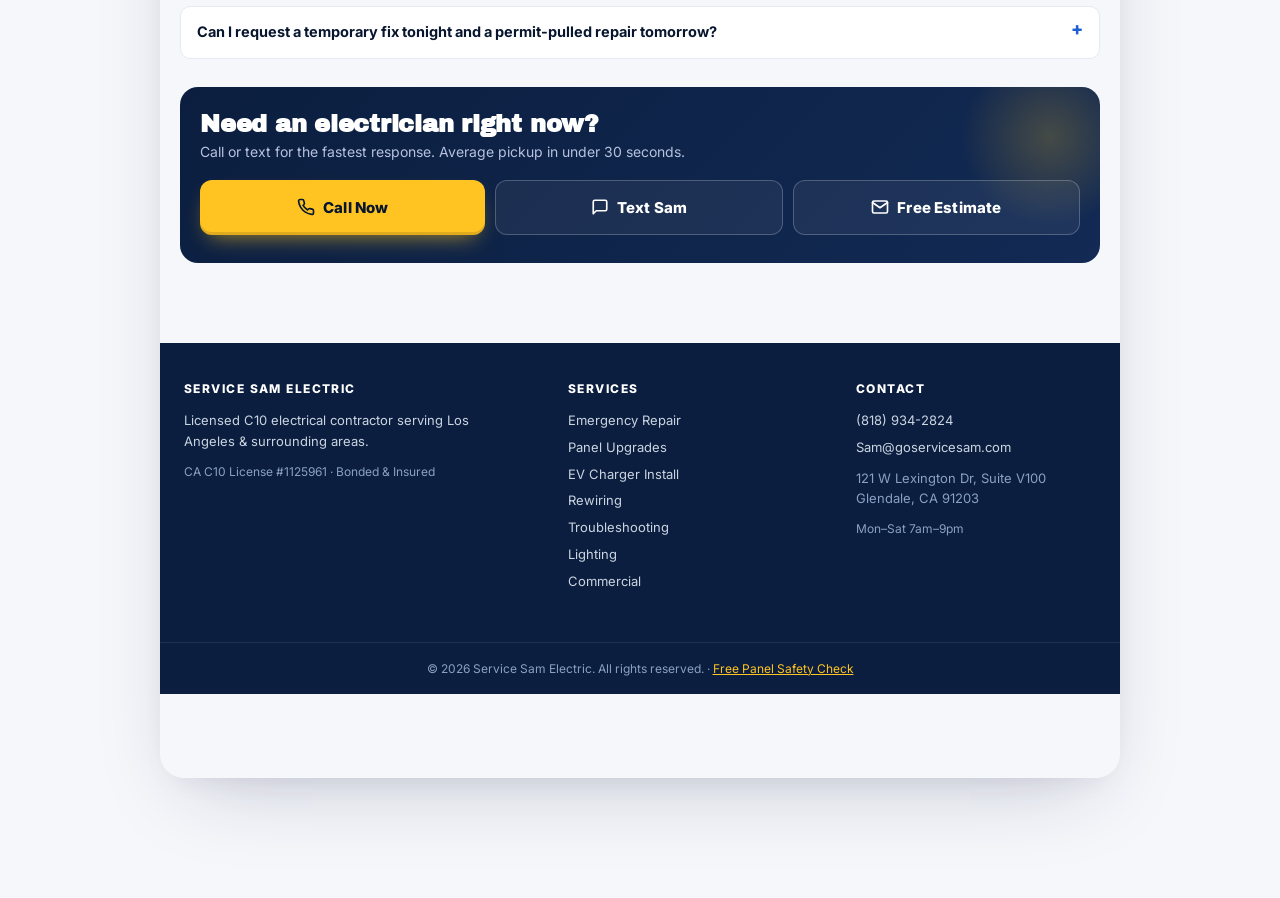
<file: services/emergency-electrical.html>
<!DOCTYPE html>
<html lang="en">
<head>
<meta charset="utf-8">
<meta name="viewport" content="width=device-width, initial-scale=1, viewport-fit=cover">
<title>24/7 Emergency Electrician in Los Angeles | Service Sam Electric</title>
<meta name="description" content="24/7 emergency electrician serving LA County. Power out, burning smell, sparks? Licensed C10. Typically on-site in 60 minutes. Call (818) 934-2824.">
<meta name="theme-color" content="#0B1E3F">
<link rel="canonical" href="https://goservicesam.com/services/emergency-electrical">

<meta property="og:title" content="24/7 Emergency Electrician in Los Angeles">
<meta property="og:description" content="24/7 emergency electrician serving LA County. Power out, burning smell, sparks? Licensed C10. Typically on-site in 60 minutes. Call (818) 934-2824.">
<meta property="og:type" content="website">
<meta property="og:url" content="https://goservicesam.com/services/emergency-electrical">
<meta property="og:image" content="https://goservicesam.com/assets/og-image.png">
<meta property="og:site_name" content="Service Sam Electric">
<meta name="twitter:card" content="summary_large_image">
<meta name="twitter:title" content="24/7 Emergency Electrician in Los Angeles">
<meta name="twitter:description" content="24/7 emergency electrician serving LA County. Power out, burning smell, sparks? Licensed C10. Typically on-site in 60 minutes. Call (818) 934-2824.">
<meta name="twitter:image" content="https://goservicesam.com/assets/og-image.png">

<link rel="icon" type="image/svg+xml" href="/assets/favicon.svg">
<link rel="apple-touch-icon" href="/assets/apple-touch-icon.png">

<link rel="preconnect" href="https://fonts.googleapis.com">
<link rel="preconnect" href="https://fonts.gstatic.com" crossorigin>
<link rel="stylesheet" href="https://fonts.googleapis.com/css2?family=Archivo+Black&family=Inter:wght@400;500;600;700;800;900&display=swap">
<link rel="stylesheet" href="/assets/site.css">

<script type="application/ld+json">
{
  "@context":"https://schema.org",
  "@type":"Service",
  "serviceType":"Emergency Electrical Repair",
  "name":"24/7 Emergency Electrician in Los Angeles",
  "description":"24/7 emergency electrician serving LA County. Power out, burning smell, sparks? Licensed C10. Typically on-site in 60 minutes. Call (818) 934-2824.",
  "provider":{
    "@id":"https://goservicesam.com/#business"
  },
  "areaServed":[
    {"@type":"City","name":"Los Angeles"},
    {"@type":"City","name":"Glendale"},
    {"@type":"City","name":"Burbank"},
    {"@type":"City","name":"Pasadena"},
    {"@type":"City","name":"North Hollywood"},
    {"@type":"City","name":"Van Nuys"},
    {"@type":"City","name":"Studio City"},
    {"@type":"City","name":"Sherman Oaks"}
  ],
  "url":"https://goservicesam.com/services/emergency-electrical",
  "offers":{
    "@type":"Offer",
    "priceCurrency":"USD",
    "price":"185",
    "priceSpecification":{
      "@type":"UnitPriceSpecification",
      "price":"185",
      "priceCurrency":"USD",
      "referenceQuantity":{"@type":"QuantitativeValue","value":"1","unitText":"starting from"}
    },
    "availability":"https://schema.org/InStock"
  }
}
</script>

<script type="application/ld+json">
{
  "@context":"https://schema.org",
  "@type":"BreadcrumbList",
  "itemListElement":[
    {"@type":"ListItem","position":1,"name":"Home","item":"https://goservicesam.com/"},
    {"@type":"ListItem","position":2,"name":"Services","item":"https://goservicesam.com/#services"},
    {"@type":"ListItem","position":3,"name":"Emergency Electrical Repair","item":"https://goservicesam.com/services/emergency-electrical"}
  ]
}
</script>

<script type="application/ld+json">
{
  "@context":"https://schema.org",
  "@type":"FAQPage",
  "mainEntity":[
    {"@type":"Question","name":"What should I do while I wait for the electrician?","acceptedAnswer":{"@type":"Answer","text":"If you smell burning plastic or see smoke, shut off the main breaker if it is safe to reach, and call 911 if there is any visible fire. If a single appliance is sparking, unplug it at the outlet only if the outlet itself is not damaged. Otherwise, keep the area clear and stay on the phone with us — we will walk you through a safe hold pattern until the truck arrives."}},
    {"@type":"Question","name":"How much does an emergency electrician cost?","acceptedAnswer":{"@type":"Answer","text":"After-hours service calls start around $185 for diagnosis. Before any repair starts, you get a flat quote for the actual fix. No surprise hourly meter running."}},
    {"@type":"Question","name":"Do you really answer the phone at 2 a.m.?","acceptedAnswer":{"@type":"Answer","text":"Yes. Calls go to a live dispatcher any hour of the day, any day of the year. Text messages get a response too, usually within a couple of minutes."}},
    {"@type":"Question","name":"Can I request a temporary fix tonight and a permit-pulled repair tomorrow?","acceptedAnswer":{"@type":"Answer","text":"Often, yes. For situations where the real fix requires permits, daylight, or parts we do not carry on the truck, we can make the property safe tonight and schedule the full repair for the next business day."}}
  ]
}
</script>
</head>
<body>
<div class="phone">

  <div class="alert">
    <span class="live"></span>
    <span>Same-day slots available today in Los Angeles</span>
  </div>

  <header class="topbar">
    <a href="/" class="brand" aria-label="Service Sam Electric home">
      <img src="/assets/apple-touch-icon.png" alt="" width="36" height="36">
      <div>
        <span>Service Sam Electric</span>
        <small>C10 · LIC #1125961</small>
      </div>
    </a>
    <a href="tel:+18189342824" class="call" aria-label="Call Service Sam Electric">
      <span class="dot"></span>
      Call
    </a>
  </header>

  <nav class="crumbs" aria-label="Breadcrumb">
    <a href="/">Home</a><span>›</span>
    <a href="/#services">Services</a><span>›</span>
    Emergency Electrical Repair
  </nav>

  <section class="svc-hero">
    <span class="eyebrow">24/7 Emergency Service</span>
    <h1>24/7 Emergency Electrician in Los Angeles</h1>
    <p class="lede">Power out, burning smell, sparks, or dead circuits? We roll trucks day or night — 7 days a week, across LA County.</p>
    <div class="priceband">
      <div><small>After-hours service</small><b>$185</b></div>
      <div><small>Typical arrival</small><b>60 min</b></div>
    </div>
  </section>

  <section class="svc-body">
    <p>Electrical emergencies don't wait for business hours. A tripped main breaker that won't reset, a smoking outlet, or a dead half-panel can turn dangerous fast. We dispatch licensed C10 electricians across Los Angeles County around the clock.</p>

    <h2>Emergency situations we handle</h2>
    <ul class="checks">
      <li>Complete power loss — half house or whole house</li>
      <li>Burning plastic smell or smoke from an outlet, switch, or panel</li>
      <li>Sparks, arcing, or visible flame</li>
      <li>Breakers that won&#x27;t reset or keep tripping</li>
      <li>Water damage affecting wiring or panels</li>
      <li>Electrical shocks from appliances or fixtures</li>
      <li>Scorched or hot-to-touch outlets</li>
      <li>Lost neutral / half-voltage symptoms (lights flickering together, appliances running slow)</li>
    </ul>

    <h2>What to expect</h2>
    <ul class="checks">
      <li>Phone triage within minutes — we tell you what to shut off while we&#x27;re en route</li>
      <li>60–90 min typical arrival across most of LA County</li>
      <li>Flat quote before any repair begins</li>
      <li>Temporary make-safe if a full repair needs permits or parts</li>
      <li>Licensed C10, bonded, insured — every truck every time</li>
    </ul>

    <h2>Frequently asked questions</h2>
    <div class="faq">
      <details>
        <summary>What should I do while I wait for the electrician?</summary>
        <div>If you smell burning plastic or see smoke, shut off the main breaker if it is safe to reach, and call 911 if there is any visible fire. If a single appliance is sparking, unplug it at the outlet only if the outlet itself is not damaged. Otherwise, keep the area clear and stay on the phone with us — we will walk you through a safe hold pattern until the truck arrives.</div>
      </details>
      <details>
        <summary>How much does an emergency electrician cost?</summary>
        <div>After-hours service calls start around $185 for diagnosis. Before any repair starts, you get a flat quote for the actual fix. No surprise hourly meter running.</div>
      </details>
      <details>
        <summary>Do you really answer the phone at 2 a.m.?</summary>
        <div>Yes. Calls go to a live dispatcher any hour of the day, any day of the year. Text messages get a response too, usually within a couple of minutes.</div>
      </details>
      <details>
        <summary>Can I request a temporary fix tonight and a permit-pulled repair tomorrow?</summary>
        <div>Often, yes. For situations where the real fix requires permits, daylight, or parts we do not carry on the truck, we can make the property safe tonight and schedule the full repair for the next business day.</div>
      </details>
    </div>

    <div class="cta-block">
      <h2>Need an electrician right now?</h2>
      <p>Call or text for the fastest response. Average pickup in under 30 seconds.</p>
      <div class="cta-three on-dark">
        <a class="btn btn-primary" href="tel:+18189342824" aria-label="Call Service Sam Electric">
          <svg viewBox="0 0 24 24" fill="none" stroke="currentColor" stroke-width="2.2" stroke-linecap="round" stroke-linejoin="round"><path d="M22 16.92v3a2 2 0 0 1-2.18 2 19.79 19.79 0 0 1-8.63-3.07 19.5 19.5 0 0 1-6-6 19.79 19.79 0 0 1-3.07-8.67A2 2 0 0 1 4.11 2h3a2 2 0 0 1 2 1.72 12.84 12.84 0 0 0 .7 2.81 2 2 0 0 1-.45 2.11L8.09 9.91a16 16 0 0 0 6 6l1.27-1.27a2 2 0 0 1 2.11-.45 12.84 12.84 0 0 0 2.81.7A2 2 0 0 1 22 16.92z"/></svg>
          Call Now
        </a>
        <a class="btn btn-outline" href="sms:+18189342824?&body=Hi%20Sam%2C%20I%20got%20your%20info%20from%20goservicesam.com%20and%20need%20help%20with%3A%20" aria-label="Text Sam">
          <svg viewBox="0 0 24 24" fill="none" stroke="currentColor" stroke-width="2.2" stroke-linecap="round" stroke-linejoin="round"><path d="M21 15a2 2 0 0 1-2 2H7l-4 4V5a2 2 0 0 1 2-2h14a2 2 0 0 1 2 2z"/></svg>
          Text Sam
        </a>
        <a class="btn btn-outline" href="/#quote" aria-label="Request a free estimate">
          <svg viewBox="0 0 24 24" fill="none" stroke="currentColor" stroke-width="2.2" stroke-linecap="round" stroke-linejoin="round"><path d="M4 4h16c1.1 0 2 .9 2 2v12c0 1.1-.9 2-2 2H4c-1.1 0-2-.9-2-2V6c0-1.1.9-2 2-2z"/><polyline points="22,6 12,13 2,6"/></svg>
          Free Estimate
        </a>
      </div>
    </div>
  </section>

  <footer class="site-footer">
    <div class="footer-inner">
      <div class="footer-grid">
        <div class="footer-col">
          <h4>Service Sam Electric</h4>
          <p style="margin:0 0 10px">Licensed C10 electrical contractor serving Los Angeles &amp; surrounding areas.</p>
          <p style="margin:0;color:#8aa0c4;font-size:12px">CA C10 License #1125961 · Bonded &amp; Insured</p>
        </div>
        <div class="footer-col">
          <h4>Services</h4>
          <a href="/services/emergency-electrical">Emergency Repair</a>
          <a href="/services/panel-upgrade">Panel Upgrades</a>
          <a href="/services/ev-charger-installation">EV Charger Install</a>
          <a href="/services/whole-home-rewiring">Rewiring</a>
          <a href="/services/troubleshooting">Troubleshooting</a>
          <a href="/services/lighting-installation">Lighting</a>
          <a href="/services/commercial-electrical">Commercial</a>
        </div>
        <div class="footer-col">
          <h4>Contact</h4>
          <a href="tel:+18189342824">(818) 934-2824</a>
          <a href="mailto:Sam@goservicesam.com">Sam@goservicesam.com</a>
          <p style="margin:10px 0 0;color:#8aa0c4">121 W Lexington Dr, Suite V100<br>Glendale, CA 91203</p>
          <p style="margin:10px 0 0;color:#8aa0c4;font-size:12px">Mon–Sat 7am–9pm</p>
        </div>
      </div>
    </div>
    <div class="footer-legal">
      © <span id="y"></span> Service Sam Electric. All rights reserved.
      · <a href="/safety-check" style="color:var(--yellow)">Free Panel Safety Check</a>
    </div>
  </footer>

  <div class="sticky-cta">
    <a class="call-big" href="tel:+18189342824">
      <span class="pulse"></span>
      <svg viewBox="0 0 24 24" fill="none" stroke="currentColor" stroke-width="2.4" stroke-linecap="round" stroke-linejoin="round"><path d="M22 16.92v3a2 2 0 0 1-2.18 2 19.79 19.79 0 0 1-8.63-3.07 19.5 19.5 0 0 1-6-6 19.79 19.79 0 0 1-3.07-8.67A2 2 0 0 1 4.11 2h3a2 2 0 0 1 2 1.72 12.84 12.84 0 0 0 .7 2.81 2 2 0 0 1-.45 2.11L8.09 9.91a16 16 0 0 0 6 6l1.27-1.27a2 2 0 0 1 2.11-.45 12.84 12.84 0 0 0 2.81.7A2 2 0 0 1 22 16.92z"/></svg>
      Call Now
    </a>
    <a class="quote" href="/#quote" aria-label="Request a free estimate">
      <svg viewBox="0 0 24 24" fill="none" stroke="currentColor" stroke-width="2.2" stroke-linecap="round" stroke-linejoin="round"><path d="M4 4h16c1.1 0 2 .9 2 2v12c0 1.1-.9 2-2 2H4c-1.1 0-2-.9-2-2V6c0-1.1.9-2 2-2z"/><polyline points="22,6 12,13 2,6"/></svg>
      Free Estimate
    </a>
  </div>

</div>
<script>document.getElementById('y').textContent = new Date().getFullYear();</script>
</body>
</html>
</file>
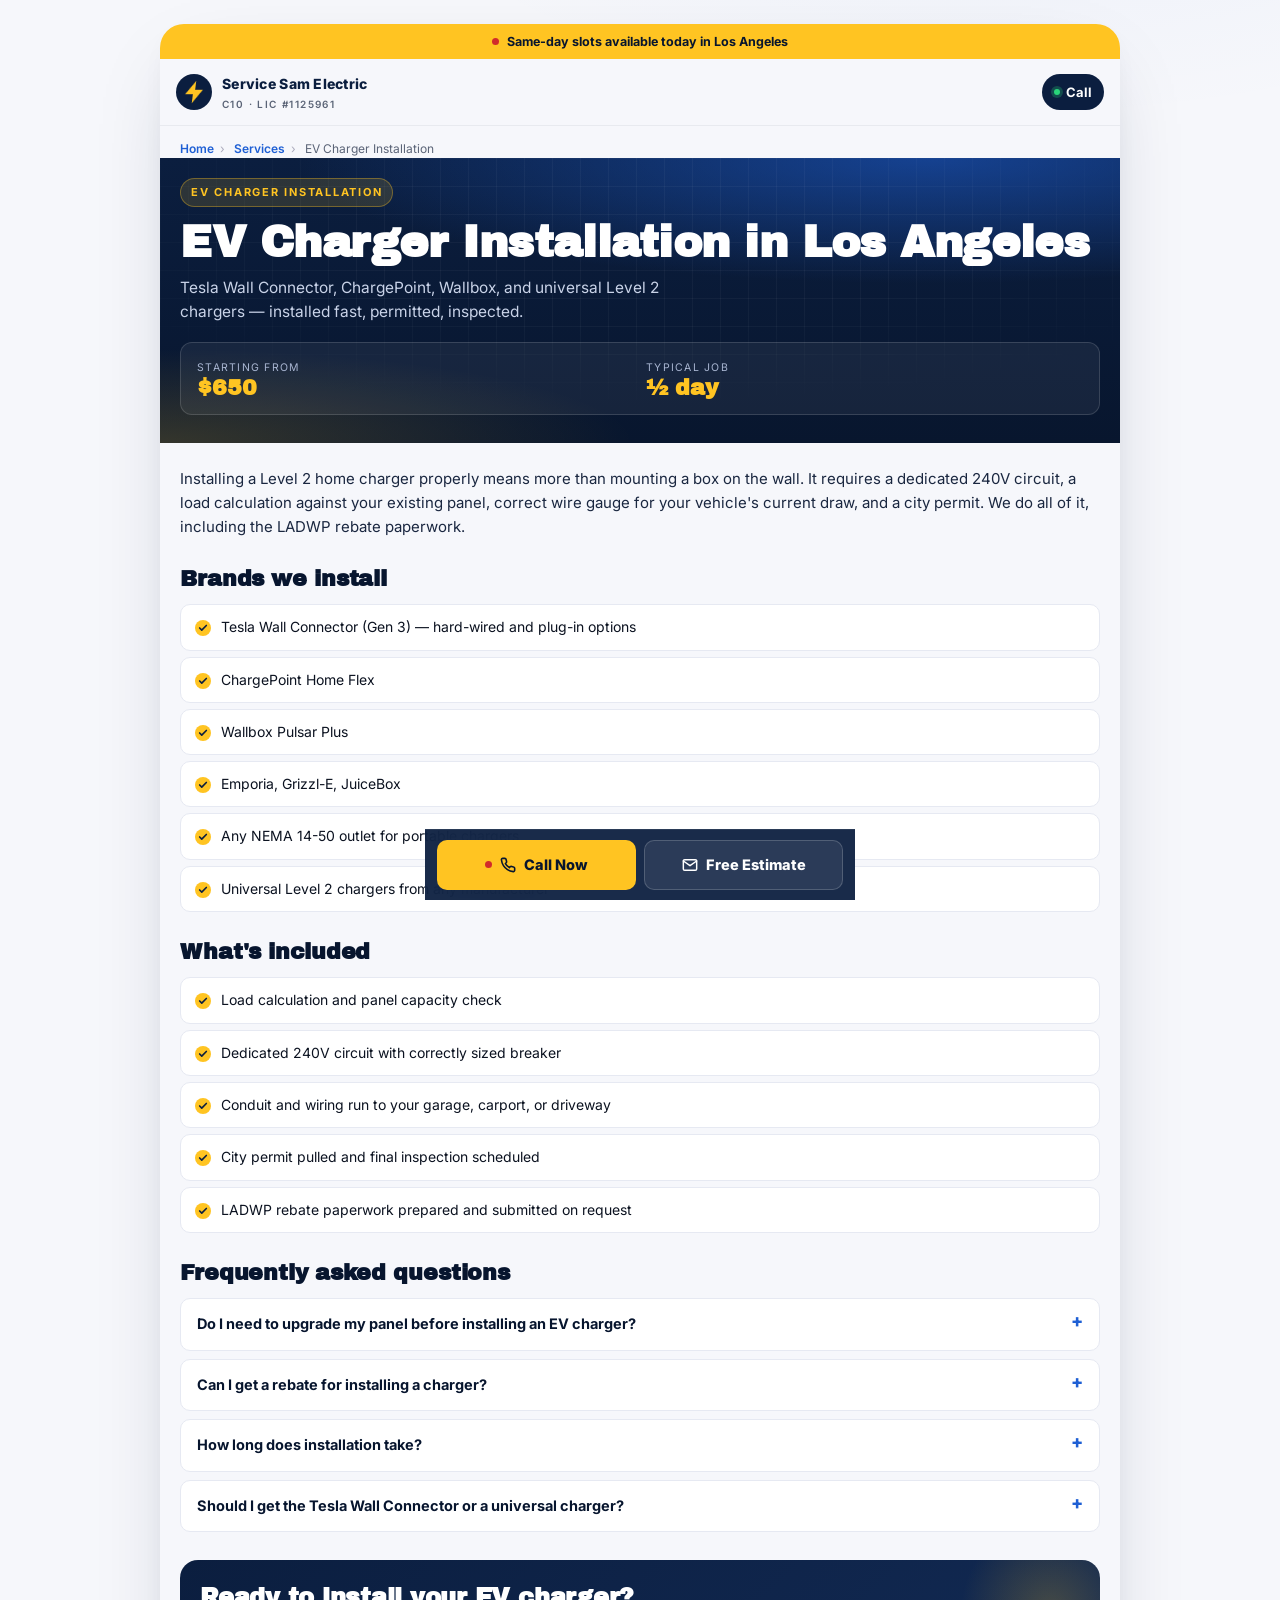
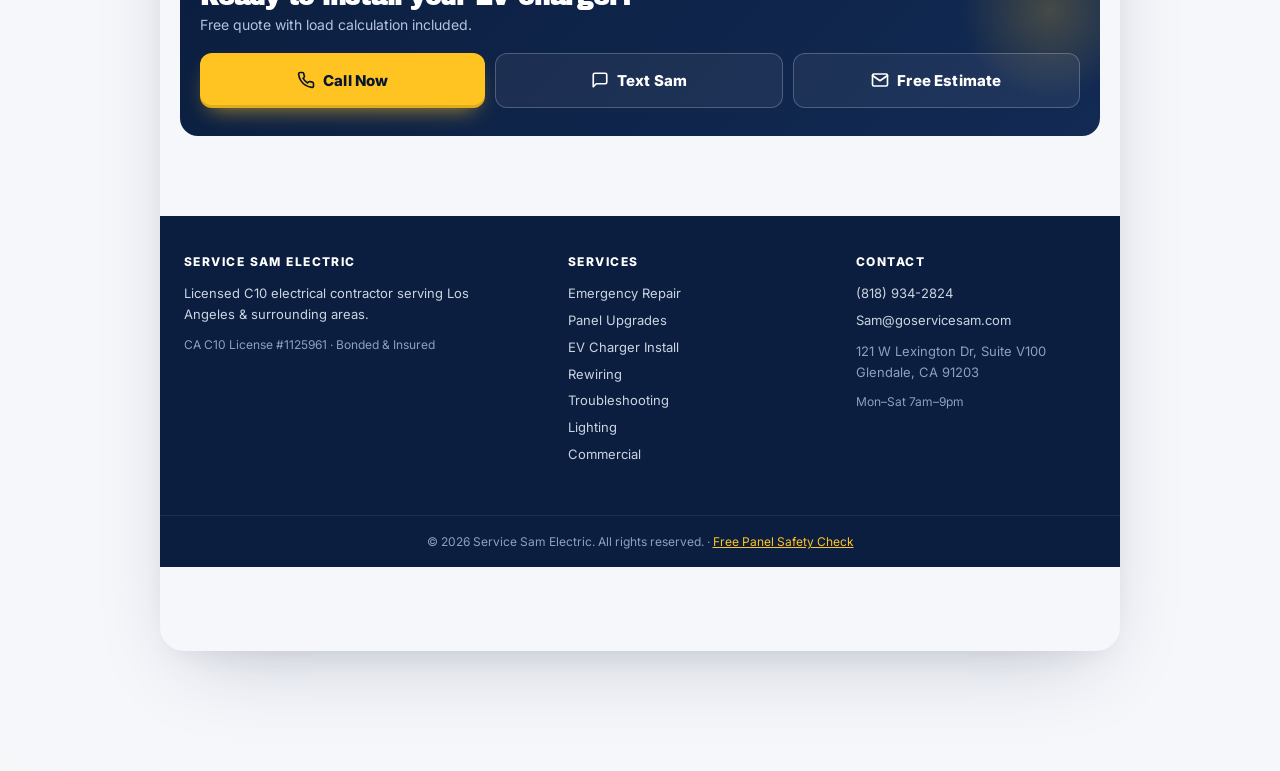
<file: services/ev-charger-installation.html>
<!DOCTYPE html>
<html lang="en">
<head>
<meta charset="utf-8">
<meta name="viewport" content="width=device-width, initial-scale=1, viewport-fit=cover">
<title>EV Charger Installation in Los Angeles — Tesla, ChargePoint, Level 2 | Service Sam Electric</title>
<meta name="description" content="Licensed Level 2 EV charger installation in LA — Tesla Wall Connector, ChargePoint, Wallbox. Permit-pulled, load-calculated, inspected. From $650. Call (818) 934-2824.">
<meta name="theme-color" content="#0B1E3F">
<link rel="canonical" href="https://goservicesam.com/services/ev-charger-installation">

<meta property="og:title" content="EV Charger Installation in Los Angeles">
<meta property="og:description" content="Licensed Level 2 EV charger installation in LA — Tesla Wall Connector, ChargePoint, Wallbox. Permit-pulled, load-calculated, inspected. From $650. Call (818) 934-2824.">
<meta property="og:type" content="website">
<meta property="og:url" content="https://goservicesam.com/services/ev-charger-installation">
<meta property="og:image" content="https://goservicesam.com/assets/og-image.png">
<meta property="og:site_name" content="Service Sam Electric">
<meta name="twitter:card" content="summary_large_image">
<meta name="twitter:title" content="EV Charger Installation in Los Angeles">
<meta name="twitter:description" content="Licensed Level 2 EV charger installation in LA — Tesla Wall Connector, ChargePoint, Wallbox. Permit-pulled, load-calculated, inspected. From $650. Call (818) 934-2824.">
<meta name="twitter:image" content="https://goservicesam.com/assets/og-image.png">

<link rel="icon" type="image/svg+xml" href="/assets/favicon.svg">
<link rel="apple-touch-icon" href="/assets/apple-touch-icon.png">

<link rel="preconnect" href="https://fonts.googleapis.com">
<link rel="preconnect" href="https://fonts.gstatic.com" crossorigin>
<link rel="stylesheet" href="https://fonts.googleapis.com/css2?family=Archivo+Black&family=Inter:wght@400;500;600;700;800;900&display=swap">
<link rel="stylesheet" href="/assets/site.css">

<script type="application/ld+json">
{
  "@context":"https://schema.org",
  "@type":"Service",
  "serviceType":"EV Charger Installation",
  "name":"EV Charger Installation in Los Angeles",
  "description":"Licensed Level 2 EV charger installation in LA — Tesla Wall Connector, ChargePoint, Wallbox. Permit-pulled, load-calculated, inspected. From $650. Call (818) 934-2824.",
  "provider":{
    "@id":"https://goservicesam.com/#business"
  },
  "areaServed":[
    {"@type":"City","name":"Los Angeles"},
    {"@type":"City","name":"Glendale"},
    {"@type":"City","name":"Burbank"},
    {"@type":"City","name":"Pasadena"},
    {"@type":"City","name":"North Hollywood"},
    {"@type":"City","name":"Van Nuys"},
    {"@type":"City","name":"Studio City"},
    {"@type":"City","name":"Sherman Oaks"}
  ],
  "url":"https://goservicesam.com/services/ev-charger-installation",
  "offers":{
    "@type":"Offer",
    "priceCurrency":"USD",
    "price":"650",
    "priceSpecification":{
      "@type":"UnitPriceSpecification",
      "price":"650",
      "priceCurrency":"USD",
      "referenceQuantity":{"@type":"QuantitativeValue","value":"1","unitText":"starting from"}
    },
    "availability":"https://schema.org/InStock"
  }
}
</script>

<script type="application/ld+json">
{
  "@context":"https://schema.org",
  "@type":"BreadcrumbList",
  "itemListElement":[
    {"@type":"ListItem","position":1,"name":"Home","item":"https://goservicesam.com/"},
    {"@type":"ListItem","position":2,"name":"Services","item":"https://goservicesam.com/#services"},
    {"@type":"ListItem","position":3,"name":"EV Charger Installation","item":"https://goservicesam.com/services/ev-charger-installation"}
  ]
}
</script>

<script type="application/ld+json">
{
  "@context":"https://schema.org",
  "@type":"FAQPage",
  "mainEntity":[
    {"@type":"Question","name":"Do I need to upgrade my panel before installing an EV charger?","acceptedAnswer":{"@type":"Answer","text":"Sometimes. A 100A panel can usually support one Level 2 charger with a load-managed installation. A 200A panel is more comfortable, especially for households with two EVs, a heat pump, or electric cooking. We run a load calculation as part of the estimate and will tell you honestly if an upgrade is needed first."}},
    {"@type":"Question","name":"Can I get a rebate for installing a charger?","acceptedAnswer":{"@type":"Answer","text":"LADWP offers rebates up to $1,500 for residential Level 2 chargers and up to $500 for panel upgrades required to support them. SCE and other utilities have similar programs. We prepare the paperwork as part of the install."}},
    {"@type":"Question","name":"How long does installation take?","acceptedAnswer":{"@type":"Answer","text":"Most single-charger installs are completed in 3–5 hours. The timeline gets longer if the charger location is far from the panel, if trenching is needed, or if a sub-panel is required."}},
    {"@type":"Question","name":"Should I get the Tesla Wall Connector or a universal charger?","acceptedAnswer":{"@type":"Answer","text":"If you only plan to charge Teslas, the Wall Connector is the cleanest option and is the fastest for Tesla vehicles. If you plan to ever drive any non-Tesla EV, a universal J1772 charger (ChargePoint, Wallbox, etc.) will work on everything including Teslas with the included adapter."}}
  ]
}
</script>
</head>
<body>
<div class="phone">

  <div class="alert">
    <span class="live"></span>
    <span>Same-day slots available today in Los Angeles</span>
  </div>

  <header class="topbar">
    <a href="/" class="brand" aria-label="Service Sam Electric home">
      <img src="/assets/apple-touch-icon.png" alt="" width="36" height="36">
      <div>
        <span>Service Sam Electric</span>
        <small>C10 · LIC #1125961</small>
      </div>
    </a>
    <a href="tel:+18189342824" class="call" aria-label="Call Service Sam Electric">
      <span class="dot"></span>
      Call
    </a>
  </header>

  <nav class="crumbs" aria-label="Breadcrumb">
    <a href="/">Home</a><span>›</span>
    <a href="/#services">Services</a><span>›</span>
    EV Charger Installation
  </nav>

  <section class="svc-hero">
    <span class="eyebrow">EV Charger Installation</span>
    <h1>EV Charger Installation in Los Angeles</h1>
    <p class="lede">Tesla Wall Connector, ChargePoint, Wallbox, and universal Level 2 chargers — installed fast, permitted, inspected.</p>
    <div class="priceband">
      <div><small>Starting from</small><b>$650</b></div>
      <div><small>Typical job</small><b>½ day</b></div>
    </div>
  </section>

  <section class="svc-body">
    <p>Installing a Level 2 home charger properly means more than mounting a box on the wall. It requires a dedicated 240V circuit, a load calculation against your existing panel, correct wire gauge for your vehicle's current draw, and a city permit. We do all of it, including the LADWP rebate paperwork.</p>

    <h2>Brands we install</h2>
    <ul class="checks">
      <li>Tesla Wall Connector (Gen 3) — hard-wired and plug-in options</li>
      <li>ChargePoint Home Flex</li>
      <li>Wallbox Pulsar Plus</li>
      <li>Emporia, Grizzl-E, JuiceBox</li>
      <li>Any NEMA 14-50 outlet for portable chargers</li>
      <li>Universal Level 2 chargers from any manufacturer</li>
    </ul>

    <h2>What's included</h2>
    <ul class="checks">
      <li>Load calculation and panel capacity check</li>
      <li>Dedicated 240V circuit with correctly sized breaker</li>
      <li>Conduit and wiring run to your garage, carport, or driveway</li>
      <li>City permit pulled and final inspection scheduled</li>
      <li>LADWP rebate paperwork prepared and submitted on request</li>
    </ul>

    <h2>Frequently asked questions</h2>
    <div class="faq">
      <details>
        <summary>Do I need to upgrade my panel before installing an EV charger?</summary>
        <div>Sometimes. A 100A panel can usually support one Level 2 charger with a load-managed installation. A 200A panel is more comfortable, especially for households with two EVs, a heat pump, or electric cooking. We run a load calculation as part of the estimate and will tell you honestly if an upgrade is needed first.</div>
      </details>
      <details>
        <summary>Can I get a rebate for installing a charger?</summary>
        <div>LADWP offers rebates up to $1,500 for residential Level 2 chargers and up to $500 for panel upgrades required to support them. SCE and other utilities have similar programs. We prepare the paperwork as part of the install.</div>
      </details>
      <details>
        <summary>How long does installation take?</summary>
        <div>Most single-charger installs are completed in 3–5 hours. The timeline gets longer if the charger location is far from the panel, if trenching is needed, or if a sub-panel is required.</div>
      </details>
      <details>
        <summary>Should I get the Tesla Wall Connector or a universal charger?</summary>
        <div>If you only plan to charge Teslas, the Wall Connector is the cleanest option and is the fastest for Tesla vehicles. If you plan to ever drive any non-Tesla EV, a universal J1772 charger (ChargePoint, Wallbox, etc.) will work on everything including Teslas with the included adapter.</div>
      </details>
    </div>

    <div class="cta-block">
      <h2>Ready to install your EV charger?</h2>
      <p>Free quote with load calculation included.</p>
      <div class="cta-three on-dark">
        <a class="btn btn-primary" href="tel:+18189342824" aria-label="Call Service Sam Electric">
          <svg viewBox="0 0 24 24" fill="none" stroke="currentColor" stroke-width="2.2" stroke-linecap="round" stroke-linejoin="round"><path d="M22 16.92v3a2 2 0 0 1-2.18 2 19.79 19.79 0 0 1-8.63-3.07 19.5 19.5 0 0 1-6-6 19.79 19.79 0 0 1-3.07-8.67A2 2 0 0 1 4.11 2h3a2 2 0 0 1 2 1.72 12.84 12.84 0 0 0 .7 2.81 2 2 0 0 1-.45 2.11L8.09 9.91a16 16 0 0 0 6 6l1.27-1.27a2 2 0 0 1 2.11-.45 12.84 12.84 0 0 0 2.81.7A2 2 0 0 1 22 16.92z"/></svg>
          Call Now
        </a>
        <a class="btn btn-outline" href="sms:+18189342824?&body=Hi%20Sam%2C%20I%20got%20your%20info%20from%20goservicesam.com%20and%20need%20help%20with%3A%20" aria-label="Text Sam">
          <svg viewBox="0 0 24 24" fill="none" stroke="currentColor" stroke-width="2.2" stroke-linecap="round" stroke-linejoin="round"><path d="M21 15a2 2 0 0 1-2 2H7l-4 4V5a2 2 0 0 1 2-2h14a2 2 0 0 1 2 2z"/></svg>
          Text Sam
        </a>
        <a class="btn btn-outline" href="/#quote" aria-label="Request a free estimate">
          <svg viewBox="0 0 24 24" fill="none" stroke="currentColor" stroke-width="2.2" stroke-linecap="round" stroke-linejoin="round"><path d="M4 4h16c1.1 0 2 .9 2 2v12c0 1.1-.9 2-2 2H4c-1.1 0-2-.9-2-2V6c0-1.1.9-2 2-2z"/><polyline points="22,6 12,13 2,6"/></svg>
          Free Estimate
        </a>
      </div>
    </div>
  </section>

  <footer class="site-footer">
    <div class="footer-inner">
      <div class="footer-grid">
        <div class="footer-col">
          <h4>Service Sam Electric</h4>
          <p style="margin:0 0 10px">Licensed C10 electrical contractor serving Los Angeles &amp; surrounding areas.</p>
          <p style="margin:0;color:#8aa0c4;font-size:12px">CA C10 License #1125961 · Bonded &amp; Insured</p>
        </div>
        <div class="footer-col">
          <h4>Services</h4>
          <a href="/services/emergency-electrical">Emergency Repair</a>
          <a href="/services/panel-upgrade">Panel Upgrades</a>
          <a href="/services/ev-charger-installation">EV Charger Install</a>
          <a href="/services/whole-home-rewiring">Rewiring</a>
          <a href="/services/troubleshooting">Troubleshooting</a>
          <a href="/services/lighting-installation">Lighting</a>
          <a href="/services/commercial-electrical">Commercial</a>
        </div>
        <div class="footer-col">
          <h4>Contact</h4>
          <a href="tel:+18189342824">(818) 934-2824</a>
          <a href="mailto:Sam@goservicesam.com">Sam@goservicesam.com</a>
          <p style="margin:10px 0 0;color:#8aa0c4">121 W Lexington Dr, Suite V100<br>Glendale, CA 91203</p>
          <p style="margin:10px 0 0;color:#8aa0c4;font-size:12px">Mon–Sat 7am–9pm</p>
        </div>
      </div>
    </div>
    <div class="footer-legal">
      © <span id="y"></span> Service Sam Electric. All rights reserved.
      · <a href="/safety-check" style="color:var(--yellow)">Free Panel Safety Check</a>
    </div>
  </footer>

  <div class="sticky-cta">
    <a class="call-big" href="tel:+18189342824">
      <span class="pulse"></span>
      <svg viewBox="0 0 24 24" fill="none" stroke="currentColor" stroke-width="2.4" stroke-linecap="round" stroke-linejoin="round"><path d="M22 16.92v3a2 2 0 0 1-2.18 2 19.79 19.79 0 0 1-8.63-3.07 19.5 19.5 0 0 1-6-6 19.79 19.79 0 0 1-3.07-8.67A2 2 0 0 1 4.11 2h3a2 2 0 0 1 2 1.72 12.84 12.84 0 0 0 .7 2.81 2 2 0 0 1-.45 2.11L8.09 9.91a16 16 0 0 0 6 6l1.27-1.27a2 2 0 0 1 2.11-.45 12.84 12.84 0 0 0 2.81.7A2 2 0 0 1 22 16.92z"/></svg>
      Call Now
    </a>
    <a class="quote" href="/#quote" aria-label="Request a free estimate">
      <svg viewBox="0 0 24 24" fill="none" stroke="currentColor" stroke-width="2.2" stroke-linecap="round" stroke-linejoin="round"><path d="M4 4h16c1.1 0 2 .9 2 2v12c0 1.1-.9 2-2 2H4c-1.1 0-2-.9-2-2V6c0-1.1.9-2 2-2z"/><polyline points="22,6 12,13 2,6"/></svg>
      Free Estimate
    </a>
  </div>

</div>
<script>document.getElementById('y').textContent = new Date().getFullYear();</script>
</body>
</html>
</file>
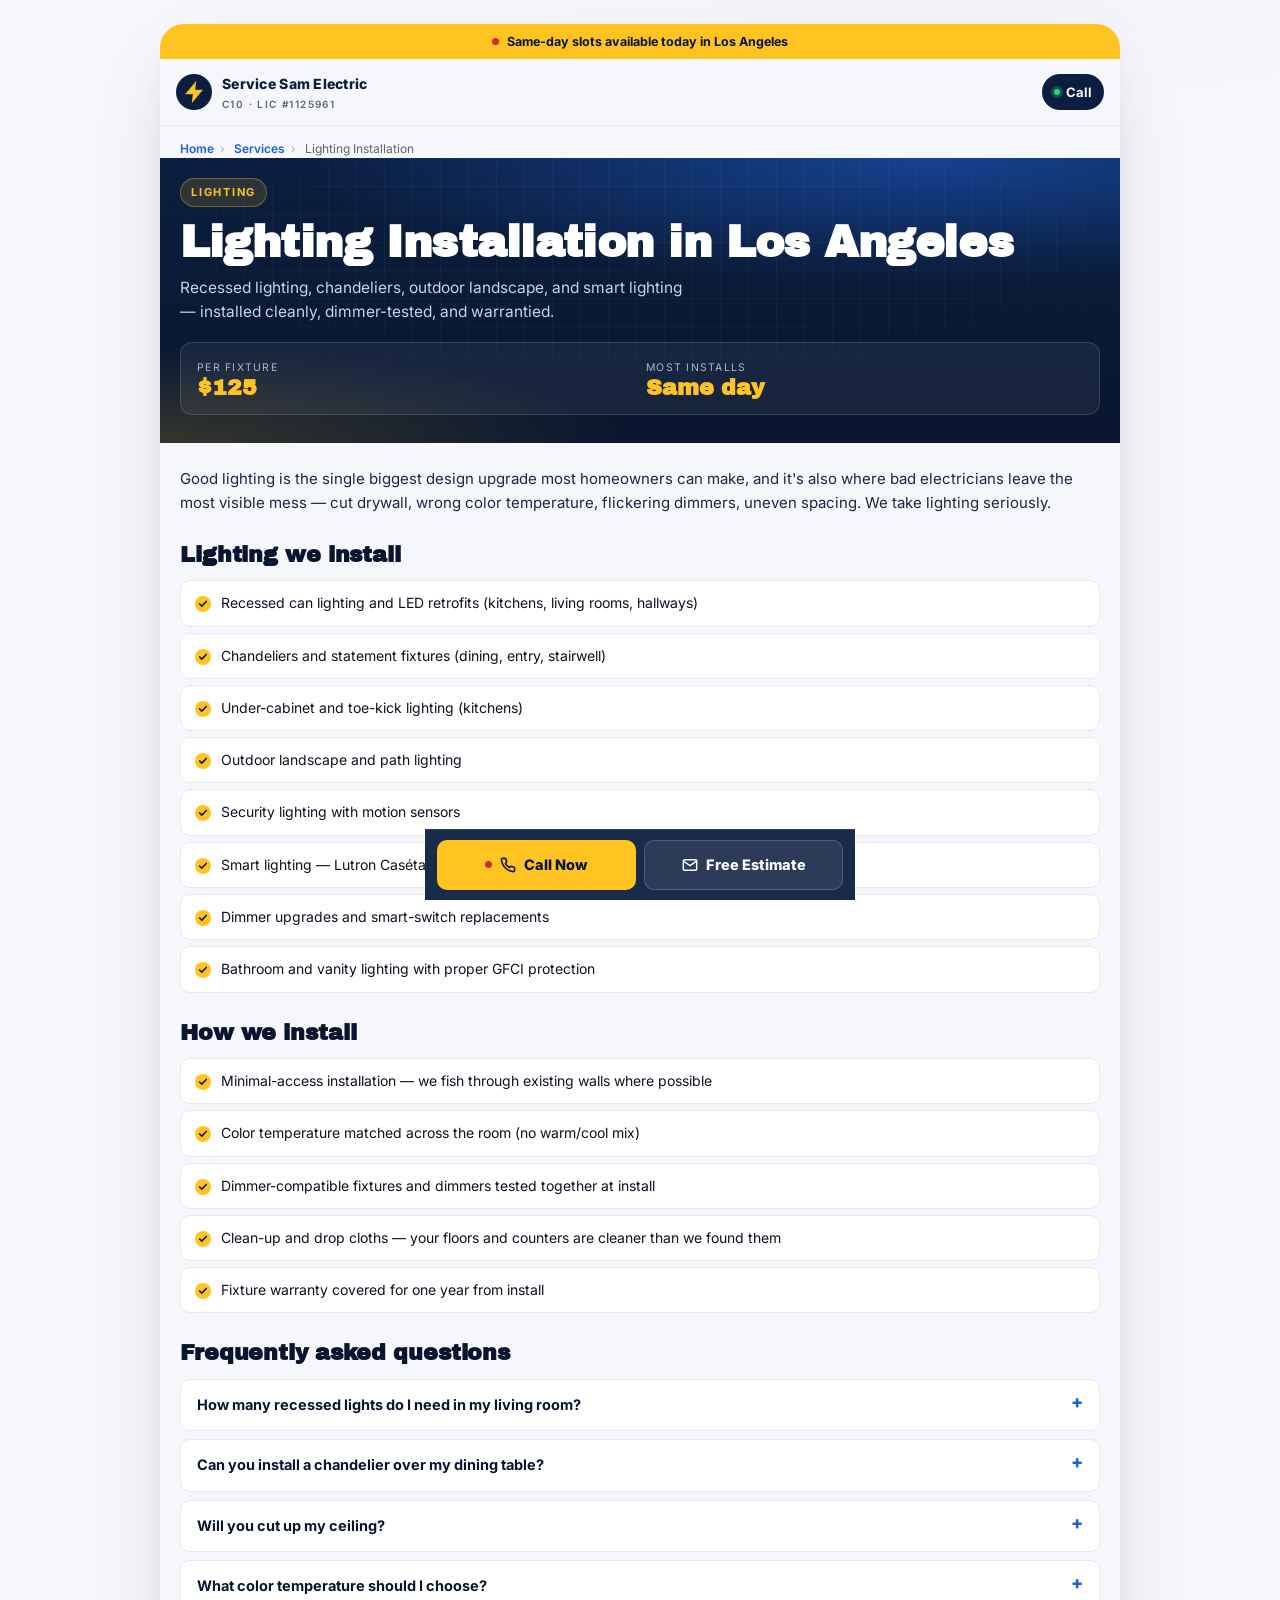
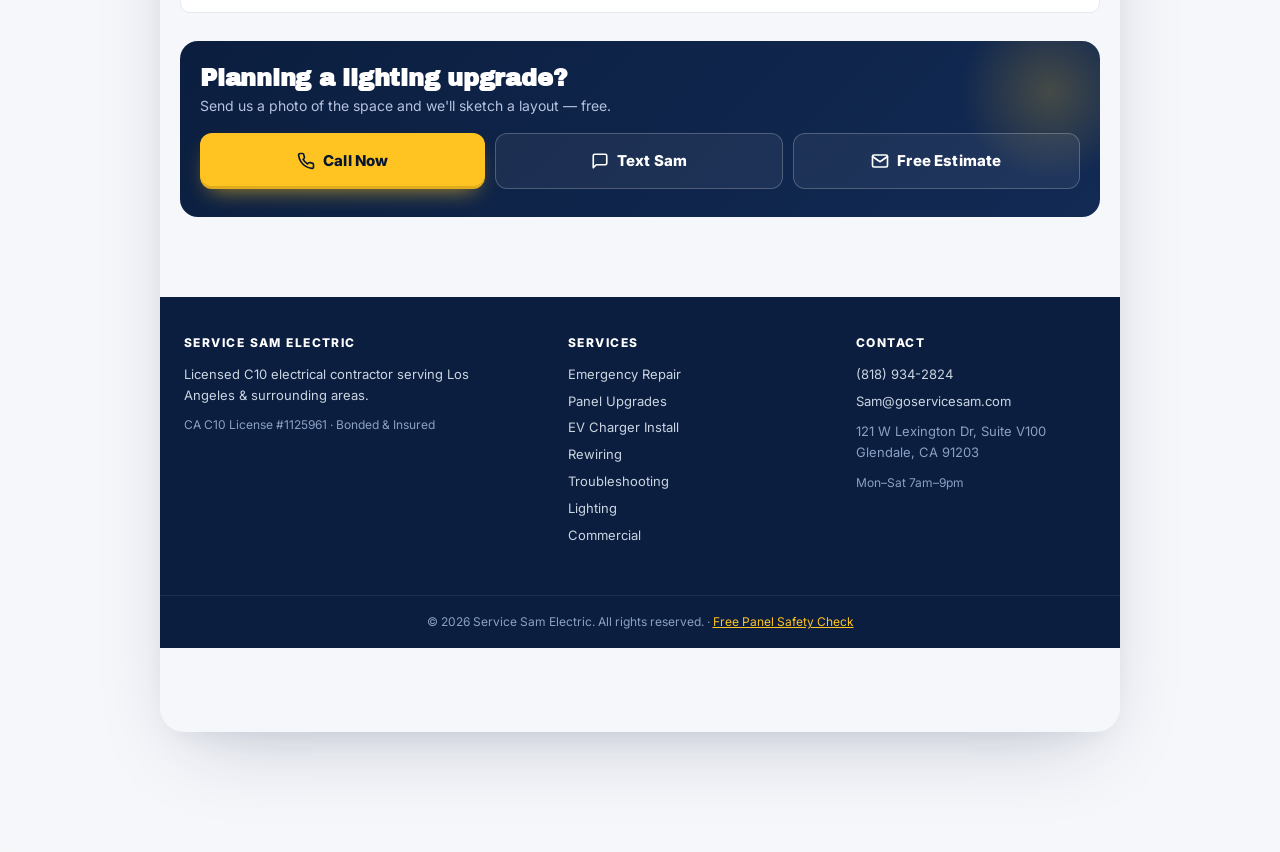
<file: services/lighting-installation.html>
<!DOCTYPE html>
<html lang="en">
<head>
<meta charset="utf-8">
<meta name="viewport" content="width=device-width, initial-scale=1, viewport-fit=cover">
<title>Lighting Installation in Los Angeles — Recessed, Smart, Outdoor | Service Sam Electric</title>
<meta name="description" content="Licensed lighting installation in LA — recessed cans, chandeliers, outdoor landscape, smart dimmers. Clean install, no drywall damage. Call (818) 934-2824.">
<meta name="theme-color" content="#0B1E3F">
<link rel="canonical" href="https://goservicesam.com/services/lighting-installation">

<meta property="og:title" content="Lighting Installation in Los Angeles">
<meta property="og:description" content="Licensed lighting installation in LA — recessed cans, chandeliers, outdoor landscape, smart dimmers. Clean install, no drywall damage. Call (818) 934-2824.">
<meta property="og:type" content="website">
<meta property="og:url" content="https://goservicesam.com/services/lighting-installation">
<meta property="og:image" content="https://goservicesam.com/assets/og-image.png">
<meta property="og:site_name" content="Service Sam Electric">
<meta name="twitter:card" content="summary_large_image">
<meta name="twitter:title" content="Lighting Installation in Los Angeles">
<meta name="twitter:description" content="Licensed lighting installation in LA — recessed cans, chandeliers, outdoor landscape, smart dimmers. Clean install, no drywall damage. Call (818) 934-2824.">
<meta name="twitter:image" content="https://goservicesam.com/assets/og-image.png">

<link rel="icon" type="image/svg+xml" href="/assets/favicon.svg">
<link rel="apple-touch-icon" href="/assets/apple-touch-icon.png">

<link rel="preconnect" href="https://fonts.googleapis.com">
<link rel="preconnect" href="https://fonts.gstatic.com" crossorigin>
<link rel="stylesheet" href="https://fonts.googleapis.com/css2?family=Archivo+Black&family=Inter:wght@400;500;600;700;800;900&display=swap">
<link rel="stylesheet" href="/assets/site.css">

<script type="application/ld+json">
{
  "@context":"https://schema.org",
  "@type":"Service",
  "serviceType":"Lighting Installation",
  "name":"Lighting Installation in Los Angeles",
  "description":"Licensed lighting installation in LA — recessed cans, chandeliers, outdoor landscape, smart dimmers. Clean install, no drywall damage. Call (818) 934-2824.",
  "provider":{
    "@id":"https://goservicesam.com/#business"
  },
  "areaServed":[
    {"@type":"City","name":"Los Angeles"},
    {"@type":"City","name":"Glendale"},
    {"@type":"City","name":"Burbank"},
    {"@type":"City","name":"Pasadena"},
    {"@type":"City","name":"North Hollywood"},
    {"@type":"City","name":"Van Nuys"},
    {"@type":"City","name":"Studio City"},
    {"@type":"City","name":"Sherman Oaks"}
  ],
  "url":"https://goservicesam.com/services/lighting-installation",
  "offers":{
    "@type":"Offer",
    "priceCurrency":"USD",
    "price":"125",
    "priceSpecification":{
      "@type":"UnitPriceSpecification",
      "price":"125",
      "priceCurrency":"USD",
      "referenceQuantity":{"@type":"QuantitativeValue","value":"1","unitText":"starting from"}
    },
    "availability":"https://schema.org/InStock"
  }
}
</script>

<script type="application/ld+json">
{
  "@context":"https://schema.org",
  "@type":"BreadcrumbList",
  "itemListElement":[
    {"@type":"ListItem","position":1,"name":"Home","item":"https://goservicesam.com/"},
    {"@type":"ListItem","position":2,"name":"Services","item":"https://goservicesam.com/#services"},
    {"@type":"ListItem","position":3,"name":"Lighting Installation","item":"https://goservicesam.com/services/lighting-installation"}
  ]
}
</script>

<script type="application/ld+json">
{
  "@context":"https://schema.org",
  "@type":"FAQPage",
  "mainEntity":[
    {"@type":"Question","name":"How many recessed lights do I need in my living room?","acceptedAnswer":{"@type":"Answer","text":"Rule of thumb: divide the ceiling height by 2 — that's the spacing in feet between cans. An 8-ft ceiling wants cans every 4 ft. For a 15×18 room, that's about 12 cans. We measure on site and lay it out before any drilling."}},
    {"@type":"Question","name":"Can you install a chandelier over my dining table?","acceptedAnswer":{"@type":"Answer","text":"Yes. Bottom of the chandelier should sit 30–36\" above the tabletop for an 8-ft ceiling. We bring a non-marking ladder or scaffold for higher ceilings."}},
    {"@type":"Question","name":"Will you cut up my ceiling?","acceptedAnswer":{"@type":"Answer","text":"We make the minimum cuts required. For recessed lighting in a drywall ceiling, we use hole saws that produce a clean circle matching the can size. For a chandelier swap where a box already exists, there's no cutting at all."}},
    {"@type":"Question","name":"What color temperature should I choose?","acceptedAnswer":{"@type":"Answer","text":"2700K (warm white) for living rooms and bedrooms — matches incandescent. 3000K (soft white) for kitchens and bathrooms. 4000K+ (cool white/daylight) for garages, workshops, and task lighting. We recommend matching temperature across the same room."}}
  ]
}
</script>
</head>
<body>
<div class="phone">

  <div class="alert">
    <span class="live"></span>
    <span>Same-day slots available today in Los Angeles</span>
  </div>

  <header class="topbar">
    <a href="/" class="brand" aria-label="Service Sam Electric home">
      <img src="/assets/apple-touch-icon.png" alt="" width="36" height="36">
      <div>
        <span>Service Sam Electric</span>
        <small>C10 · LIC #1125961</small>
      </div>
    </a>
    <a href="tel:+18189342824" class="call" aria-label="Call Service Sam Electric">
      <span class="dot"></span>
      Call
    </a>
  </header>

  <nav class="crumbs" aria-label="Breadcrumb">
    <a href="/">Home</a><span>›</span>
    <a href="/#services">Services</a><span>›</span>
    Lighting Installation
  </nav>

  <section class="svc-hero">
    <span class="eyebrow">Lighting</span>
    <h1>Lighting Installation in Los Angeles</h1>
    <p class="lede">Recessed lighting, chandeliers, outdoor landscape, and smart lighting — installed cleanly, dimmer-tested, and warrantied.</p>
    <div class="priceband">
      <div><small>Per fixture</small><b>$125</b></div>
      <div><small>Most installs</small><b>Same day</b></div>
    </div>
  </section>

  <section class="svc-body">
    <p>Good lighting is the single biggest design upgrade most homeowners can make, and it's also where bad electricians leave the most visible mess — cut drywall, wrong color temperature, flickering dimmers, uneven spacing. We take lighting seriously.</p>

    <h2>Lighting we install</h2>
    <ul class="checks">
      <li>Recessed can lighting and LED retrofits (kitchens, living rooms, hallways)</li>
      <li>Chandeliers and statement fixtures (dining, entry, stairwell)</li>
      <li>Under-cabinet and toe-kick lighting (kitchens)</li>
      <li>Outdoor landscape and path lighting</li>
      <li>Security lighting with motion sensors</li>
      <li>Smart lighting — Lutron Caséta, Philips Hue, Leviton Decora Smart</li>
      <li>Dimmer upgrades and smart-switch replacements</li>
      <li>Bathroom and vanity lighting with proper GFCI protection</li>
    </ul>

    <h2>How we install</h2>
    <ul class="checks">
      <li>Minimal-access installation — we fish through existing walls where possible</li>
      <li>Color temperature matched across the room (no warm/cool mix)</li>
      <li>Dimmer-compatible fixtures and dimmers tested together at install</li>
      <li>Clean-up and drop cloths — your floors and counters are cleaner than we found them</li>
      <li>Fixture warranty covered for one year from install</li>
    </ul>

    <h2>Frequently asked questions</h2>
    <div class="faq">
      <details>
        <summary>How many recessed lights do I need in my living room?</summary>
        <div>Rule of thumb: divide the ceiling height by 2 — that&#x27;s the spacing in feet between cans. An 8-ft ceiling wants cans every 4 ft. For a 15×18 room, that&#x27;s about 12 cans. We measure on site and lay it out before any drilling.</div>
      </details>
      <details>
        <summary>Can you install a chandelier over my dining table?</summary>
        <div>Yes. Bottom of the chandelier should sit 30–36&quot; above the tabletop for an 8-ft ceiling. We bring a non-marking ladder or scaffold for higher ceilings.</div>
      </details>
      <details>
        <summary>Will you cut up my ceiling?</summary>
        <div>We make the minimum cuts required. For recessed lighting in a drywall ceiling, we use hole saws that produce a clean circle matching the can size. For a chandelier swap where a box already exists, there&#x27;s no cutting at all.</div>
      </details>
      <details>
        <summary>What color temperature should I choose?</summary>
        <div>2700K (warm white) for living rooms and bedrooms — matches incandescent. 3000K (soft white) for kitchens and bathrooms. 4000K+ (cool white/daylight) for garages, workshops, and task lighting. We recommend matching temperature across the same room.</div>
      </details>
    </div>

    <div class="cta-block">
      <h2>Planning a lighting upgrade?</h2>
      <p>Send us a photo of the space and we'll sketch a layout — free.</p>
      <div class="cta-three on-dark">
        <a class="btn btn-primary" href="tel:+18189342824" aria-label="Call Service Sam Electric">
          <svg viewBox="0 0 24 24" fill="none" stroke="currentColor" stroke-width="2.2" stroke-linecap="round" stroke-linejoin="round"><path d="M22 16.92v3a2 2 0 0 1-2.18 2 19.79 19.79 0 0 1-8.63-3.07 19.5 19.5 0 0 1-6-6 19.79 19.79 0 0 1-3.07-8.67A2 2 0 0 1 4.11 2h3a2 2 0 0 1 2 1.72 12.84 12.84 0 0 0 .7 2.81 2 2 0 0 1-.45 2.11L8.09 9.91a16 16 0 0 0 6 6l1.27-1.27a2 2 0 0 1 2.11-.45 12.84 12.84 0 0 0 2.81.7A2 2 0 0 1 22 16.92z"/></svg>
          Call Now
        </a>
        <a class="btn btn-outline" href="sms:+18189342824?&body=Hi%20Sam%2C%20I%20got%20your%20info%20from%20goservicesam.com%20and%20need%20help%20with%3A%20" aria-label="Text Sam">
          <svg viewBox="0 0 24 24" fill="none" stroke="currentColor" stroke-width="2.2" stroke-linecap="round" stroke-linejoin="round"><path d="M21 15a2 2 0 0 1-2 2H7l-4 4V5a2 2 0 0 1 2-2h14a2 2 0 0 1 2 2z"/></svg>
          Text Sam
        </a>
        <a class="btn btn-outline" href="/#quote" aria-label="Request a free estimate">
          <svg viewBox="0 0 24 24" fill="none" stroke="currentColor" stroke-width="2.2" stroke-linecap="round" stroke-linejoin="round"><path d="M4 4h16c1.1 0 2 .9 2 2v12c0 1.1-.9 2-2 2H4c-1.1 0-2-.9-2-2V6c0-1.1.9-2 2-2z"/><polyline points="22,6 12,13 2,6"/></svg>
          Free Estimate
        </a>
      </div>
    </div>
  </section>

  <footer class="site-footer">
    <div class="footer-inner">
      <div class="footer-grid">
        <div class="footer-col">
          <h4>Service Sam Electric</h4>
          <p style="margin:0 0 10px">Licensed C10 electrical contractor serving Los Angeles &amp; surrounding areas.</p>
          <p style="margin:0;color:#8aa0c4;font-size:12px">CA C10 License #1125961 · Bonded &amp; Insured</p>
        </div>
        <div class="footer-col">
          <h4>Services</h4>
          <a href="/services/emergency-electrical">Emergency Repair</a>
          <a href="/services/panel-upgrade">Panel Upgrades</a>
          <a href="/services/ev-charger-installation">EV Charger Install</a>
          <a href="/services/whole-home-rewiring">Rewiring</a>
          <a href="/services/troubleshooting">Troubleshooting</a>
          <a href="/services/lighting-installation">Lighting</a>
          <a href="/services/commercial-electrical">Commercial</a>
        </div>
        <div class="footer-col">
          <h4>Contact</h4>
          <a href="tel:+18189342824">(818) 934-2824</a>
          <a href="mailto:Sam@goservicesam.com">Sam@goservicesam.com</a>
          <p style="margin:10px 0 0;color:#8aa0c4">121 W Lexington Dr, Suite V100<br>Glendale, CA 91203</p>
          <p style="margin:10px 0 0;color:#8aa0c4;font-size:12px">Mon–Sat 7am–9pm</p>
        </div>
      </div>
    </div>
    <div class="footer-legal">
      © <span id="y"></span> Service Sam Electric. All rights reserved.
      · <a href="/safety-check" style="color:var(--yellow)">Free Panel Safety Check</a>
    </div>
  </footer>

  <div class="sticky-cta">
    <a class="call-big" href="tel:+18189342824">
      <span class="pulse"></span>
      <svg viewBox="0 0 24 24" fill="none" stroke="currentColor" stroke-width="2.4" stroke-linecap="round" stroke-linejoin="round"><path d="M22 16.92v3a2 2 0 0 1-2.18 2 19.79 19.79 0 0 1-8.63-3.07 19.5 19.5 0 0 1-6-6 19.79 19.79 0 0 1-3.07-8.67A2 2 0 0 1 4.11 2h3a2 2 0 0 1 2 1.72 12.84 12.84 0 0 0 .7 2.81 2 2 0 0 1-.45 2.11L8.09 9.91a16 16 0 0 0 6 6l1.27-1.27a2 2 0 0 1 2.11-.45 12.84 12.84 0 0 0 2.81.7A2 2 0 0 1 22 16.92z"/></svg>
      Call Now
    </a>
    <a class="quote" href="/#quote" aria-label="Request a free estimate">
      <svg viewBox="0 0 24 24" fill="none" stroke="currentColor" stroke-width="2.2" stroke-linecap="round" stroke-linejoin="round"><path d="M4 4h16c1.1 0 2 .9 2 2v12c0 1.1-.9 2-2 2H4c-1.1 0-2-.9-2-2V6c0-1.1.9-2 2-2z"/><polyline points="22,6 12,13 2,6"/></svg>
      Free Estimate
    </a>
  </div>

</div>
<script>document.getElementById('y').textContent = new Date().getFullYear();</script>
</body>
</html>
</file>
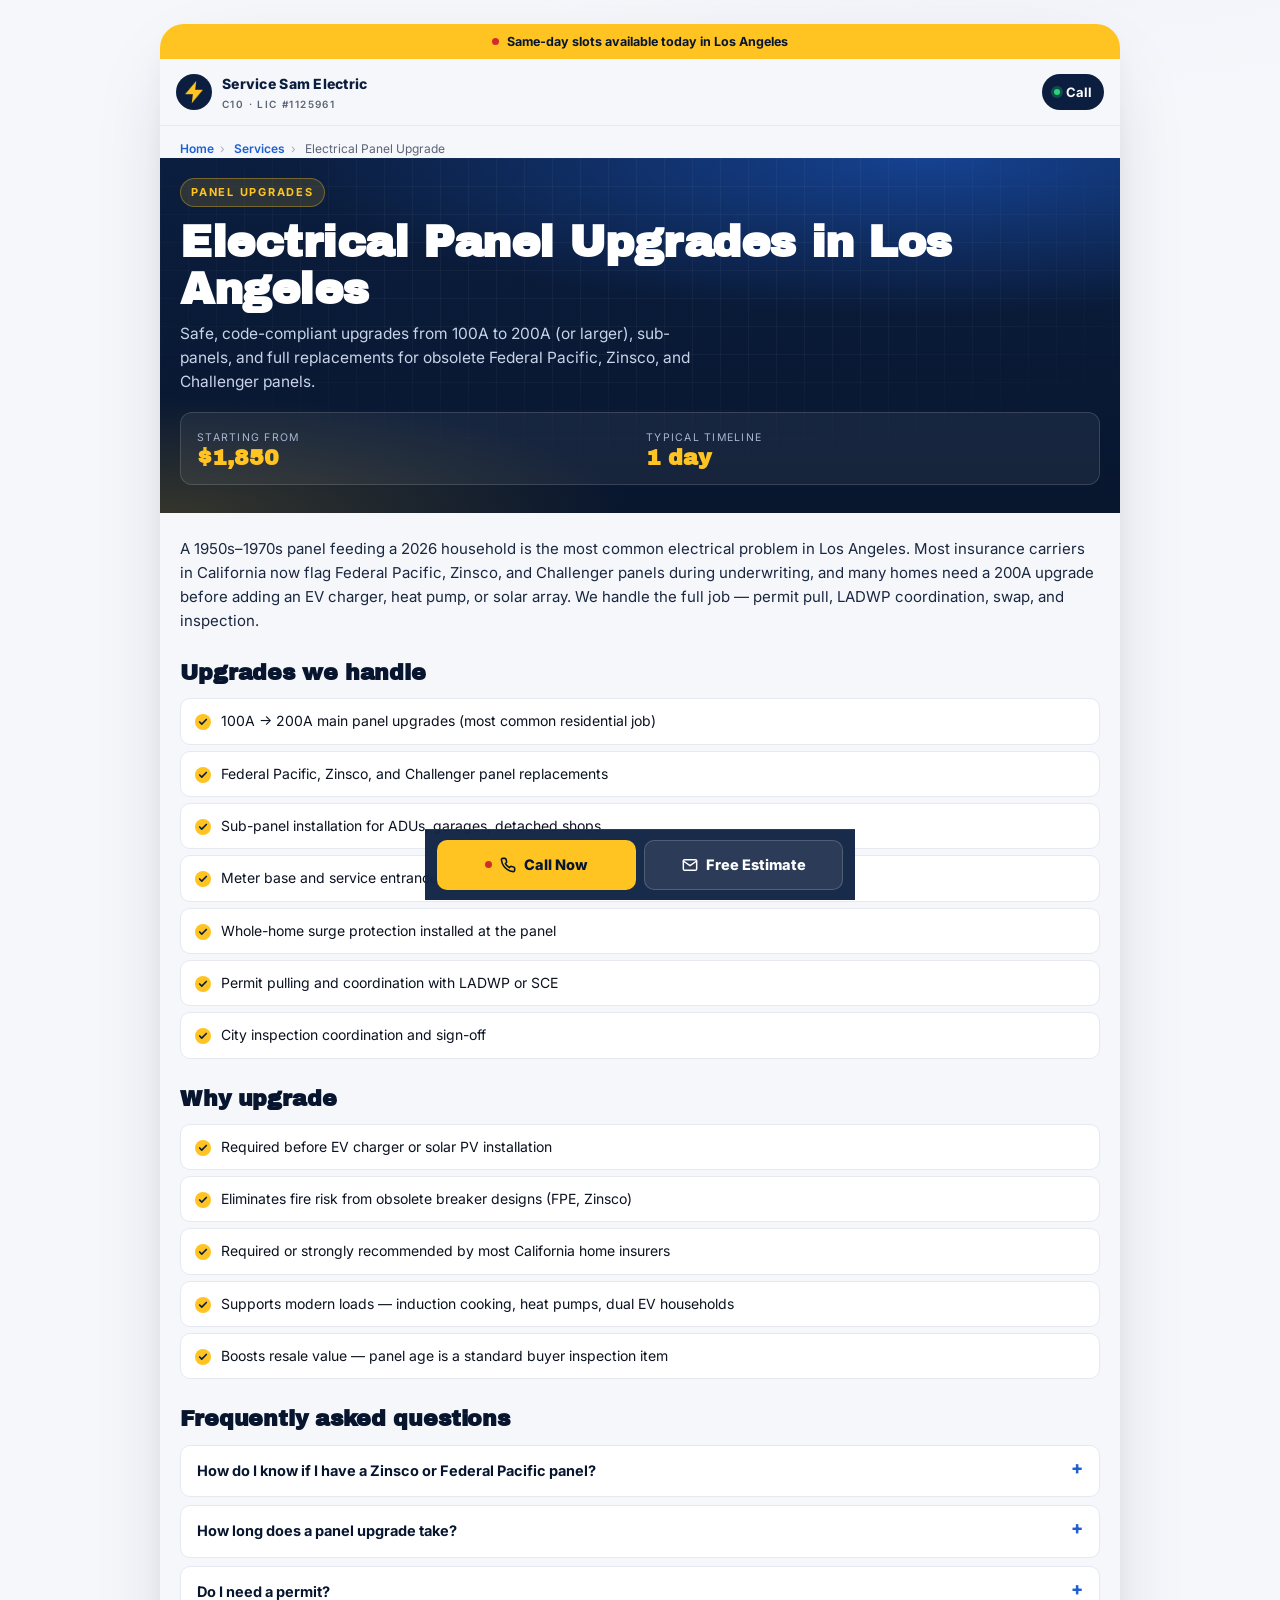
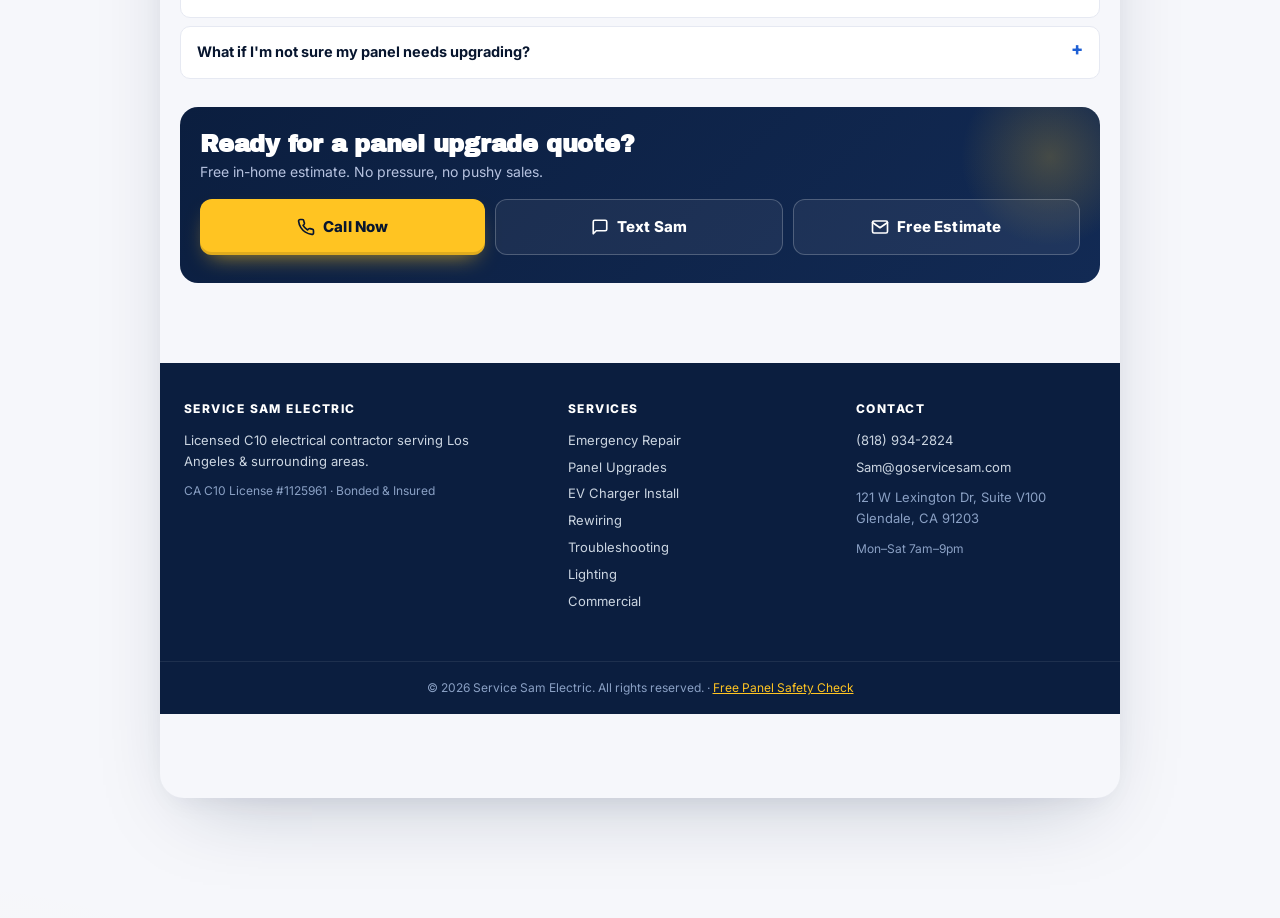
<file: services/panel-upgrade.html>
<!DOCTYPE html>
<html lang="en">
<head>
<meta charset="utf-8">
<meta name="viewport" content="width=device-width, initial-scale=1, viewport-fit=cover">
<title>Electrical Panel Upgrade in Los Angeles — 100A to 200A | Service Sam Electric</title>
<meta name="description" content="Licensed electrical panel upgrades in LA. 100A to 200A, Federal Pacific & Zinsco replacements, sub-panels, code-compliant installs. From $1,850. Call (818) 934-2824.">
<meta name="theme-color" content="#0B1E3F">
<link rel="canonical" href="https://goservicesam.com/services/panel-upgrade">

<meta property="og:title" content="Electrical Panel Upgrade in Los Angeles">
<meta property="og:description" content="Licensed electrical panel upgrades in LA. 100A to 200A, Federal Pacific & Zinsco replacements, sub-panels, code-compliant installs. From $1,850. Call (818) 934-2824.">
<meta property="og:type" content="website">
<meta property="og:url" content="https://goservicesam.com/services/panel-upgrade">
<meta property="og:image" content="https://goservicesam.com/assets/og-image.png">
<meta property="og:site_name" content="Service Sam Electric">
<meta name="twitter:card" content="summary_large_image">
<meta name="twitter:title" content="Electrical Panel Upgrade in Los Angeles">
<meta name="twitter:description" content="Licensed electrical panel upgrades in LA. 100A to 200A, Federal Pacific & Zinsco replacements, sub-panels, code-compliant installs. From $1,850. Call (818) 934-2824.">
<meta name="twitter:image" content="https://goservicesam.com/assets/og-image.png">

<link rel="icon" type="image/svg+xml" href="/assets/favicon.svg">
<link rel="apple-touch-icon" href="/assets/apple-touch-icon.png">

<link rel="preconnect" href="https://fonts.googleapis.com">
<link rel="preconnect" href="https://fonts.gstatic.com" crossorigin>
<link rel="stylesheet" href="https://fonts.googleapis.com/css2?family=Archivo+Black&family=Inter:wght@400;500;600;700;800;900&display=swap">
<link rel="stylesheet" href="/assets/site.css">

<script type="application/ld+json">
{
  "@context":"https://schema.org",
  "@type":"Service",
  "serviceType":"Electrical Panel Upgrade",
  "name":"Electrical Panel Upgrade in Los Angeles",
  "description":"Licensed electrical panel upgrades in LA. 100A to 200A, Federal Pacific & Zinsco replacements, sub-panels, code-compliant installs. From $1,850. Call (818) 934-2824.",
  "provider":{
    "@id":"https://goservicesam.com/#business"
  },
  "areaServed":[
    {"@type":"City","name":"Los Angeles"},
    {"@type":"City","name":"Glendale"},
    {"@type":"City","name":"Burbank"},
    {"@type":"City","name":"Pasadena"},
    {"@type":"City","name":"North Hollywood"},
    {"@type":"City","name":"Van Nuys"},
    {"@type":"City","name":"Studio City"},
    {"@type":"City","name":"Sherman Oaks"}
  ],
  "url":"https://goservicesam.com/services/panel-upgrade",
  "offers":{
    "@type":"Offer",
    "priceCurrency":"USD",
    "price":"1850",
    "priceSpecification":{
      "@type":"UnitPriceSpecification",
      "price":"1850",
      "priceCurrency":"USD",
      "referenceQuantity":{"@type":"QuantitativeValue","value":"1","unitText":"starting from"}
    },
    "availability":"https://schema.org/InStock"
  }
}
</script>

<script type="application/ld+json">
{
  "@context":"https://schema.org",
  "@type":"BreadcrumbList",
  "itemListElement":[
    {"@type":"ListItem","position":1,"name":"Home","item":"https://goservicesam.com/"},
    {"@type":"ListItem","position":2,"name":"Services","item":"https://goservicesam.com/#services"},
    {"@type":"ListItem","position":3,"name":"Electrical Panel Upgrade","item":"https://goservicesam.com/services/panel-upgrade"}
  ]
}
</script>

<script type="application/ld+json">
{
  "@context":"https://schema.org",
  "@type":"FAQPage",
  "mainEntity":[
    {"@type":"Question","name":"How do I know if I have a Zinsco or Federal Pacific panel?","acceptedAnswer":{"@type":"Answer","text":"Open your panel cover. The manufacturer name is printed on the inside of the door or on a label near the main breaker. Zinsco and Federal Pacific (also labeled FPE or Stab-Lok) panels were installed heavily between about 1950 and 1980 in Southern California. If you're not sure, send us a photo of the inside of the panel door and we'll tell you within 24 hours — free."}},
    {"@type":"Question","name":"How long does a panel upgrade take?","acceptedAnswer":{"@type":"Answer","text":"Most 100A → 200A residential upgrades are completed in one business day. The power is off for 4–6 hours during the swap. If the meter base or service drop also needs updating, the utility coordination can add a day to the schedule."}},
    {"@type":"Question","name":"Do I need a permit?","acceptedAnswer":{"@type":"Answer","text":"Yes. We pull the permit through the city building department (LADBS, Glendale, Burbank, etc.) and handle the final inspection. The permit is included in your quote — no add-on surprises."}},
    {"@type":"Question","name":"What if I'm not sure my panel needs upgrading?","acceptedAnswer":{"@type":"Answer","text":"Call us for a free on-site evaluation. We will check the panel label, look at the service size printed on the main breaker, inspect the condition of the breakers, and give you an honest assessment — often the answer is 'you're fine for now' and we tell you that too."}}
  ]
}
</script>
</head>
<body>
<div class="phone">

  <div class="alert">
    <span class="live"></span>
    <span>Same-day slots available today in Los Angeles</span>
  </div>

  <header class="topbar">
    <a href="/" class="brand" aria-label="Service Sam Electric home">
      <img src="/assets/apple-touch-icon.png" alt="" width="36" height="36">
      <div>
        <span>Service Sam Electric</span>
        <small>C10 · LIC #1125961</small>
      </div>
    </a>
    <a href="tel:+18189342824" class="call" aria-label="Call Service Sam Electric">
      <span class="dot"></span>
      Call
    </a>
  </header>

  <nav class="crumbs" aria-label="Breadcrumb">
    <a href="/">Home</a><span>›</span>
    <a href="/#services">Services</a><span>›</span>
    Electrical Panel Upgrade
  </nav>

  <section class="svc-hero">
    <span class="eyebrow">Panel Upgrades</span>
    <h1>Electrical Panel Upgrades in Los Angeles</h1>
    <p class="lede">Safe, code-compliant upgrades from 100A to 200A (or larger), sub-panels, and full replacements for obsolete Federal Pacific, Zinsco, and Challenger panels.</p>
    <div class="priceband">
      <div><small>Starting from</small><b>$1,850</b></div>
      <div><small>Typical timeline</small><b>1 day</b></div>
    </div>
  </section>

  <section class="svc-body">
    <p>A 1950s–1970s panel feeding a 2026 household is the most common electrical problem in Los Angeles. Most insurance carriers in California now flag Federal Pacific, Zinsco, and Challenger panels during underwriting, and many homes need a 200A upgrade before adding an EV charger, heat pump, or solar array. We handle the full job — permit pull, LADWP coordination, swap, and inspection.</p>

    <h2>Upgrades we handle</h2>
    <ul class="checks">
      <li>100A → 200A main panel upgrades (most common residential job)</li>
      <li>Federal Pacific, Zinsco, and Challenger panel replacements</li>
      <li>Sub-panel installation for ADUs, garages, detached shops</li>
      <li>Meter base and service entrance upgrades</li>
      <li>Whole-home surge protection installed at the panel</li>
      <li>Permit pulling and coordination with LADWP or SCE</li>
      <li>City inspection coordination and sign-off</li>
    </ul>

    <h2>Why upgrade</h2>
    <ul class="checks">
      <li>Required before EV charger or solar PV installation</li>
      <li>Eliminates fire risk from obsolete breaker designs (FPE, Zinsco)</li>
      <li>Required or strongly recommended by most California home insurers</li>
      <li>Supports modern loads — induction cooking, heat pumps, dual EV households</li>
      <li>Boosts resale value — panel age is a standard buyer inspection item</li>
    </ul>

    <h2>Frequently asked questions</h2>
    <div class="faq">
      <details>
        <summary>How do I know if I have a Zinsco or Federal Pacific panel?</summary>
        <div>Open your panel cover. The manufacturer name is printed on the inside of the door or on a label near the main breaker. Zinsco and Federal Pacific (also labeled FPE or Stab-Lok) panels were installed heavily between about 1950 and 1980 in Southern California. If you&#x27;re not sure, send us a photo of the inside of the panel door and we&#x27;ll tell you within 24 hours — free.</div>
      </details>
      <details>
        <summary>How long does a panel upgrade take?</summary>
        <div>Most 100A → 200A residential upgrades are completed in one business day. The power is off for 4–6 hours during the swap. If the meter base or service drop also needs updating, the utility coordination can add a day to the schedule.</div>
      </details>
      <details>
        <summary>Do I need a permit?</summary>
        <div>Yes. We pull the permit through the city building department (LADBS, Glendale, Burbank, etc.) and handle the final inspection. The permit is included in your quote — no add-on surprises.</div>
      </details>
      <details>
        <summary>What if I&#x27;m not sure my panel needs upgrading?</summary>
        <div>Call us for a free on-site evaluation. We will check the panel label, look at the service size printed on the main breaker, inspect the condition of the breakers, and give you an honest assessment — often the answer is &#x27;you&#x27;re fine for now&#x27; and we tell you that too.</div>
      </details>
    </div>

    <div class="cta-block">
      <h2>Ready for a panel upgrade quote?</h2>
      <p>Free in-home estimate. No pressure, no pushy sales.</p>
      <div class="cta-three on-dark">
        <a class="btn btn-primary" href="tel:+18189342824" aria-label="Call Service Sam Electric">
          <svg viewBox="0 0 24 24" fill="none" stroke="currentColor" stroke-width="2.2" stroke-linecap="round" stroke-linejoin="round"><path d="M22 16.92v3a2 2 0 0 1-2.18 2 19.79 19.79 0 0 1-8.63-3.07 19.5 19.5 0 0 1-6-6 19.79 19.79 0 0 1-3.07-8.67A2 2 0 0 1 4.11 2h3a2 2 0 0 1 2 1.72 12.84 12.84 0 0 0 .7 2.81 2 2 0 0 1-.45 2.11L8.09 9.91a16 16 0 0 0 6 6l1.27-1.27a2 2 0 0 1 2.11-.45 12.84 12.84 0 0 0 2.81.7A2 2 0 0 1 22 16.92z"/></svg>
          Call Now
        </a>
        <a class="btn btn-outline" href="sms:+18189342824?&body=Hi%20Sam%2C%20I%20got%20your%20info%20from%20goservicesam.com%20and%20need%20help%20with%3A%20" aria-label="Text Sam">
          <svg viewBox="0 0 24 24" fill="none" stroke="currentColor" stroke-width="2.2" stroke-linecap="round" stroke-linejoin="round"><path d="M21 15a2 2 0 0 1-2 2H7l-4 4V5a2 2 0 0 1 2-2h14a2 2 0 0 1 2 2z"/></svg>
          Text Sam
        </a>
        <a class="btn btn-outline" href="/#quote" aria-label="Request a free estimate">
          <svg viewBox="0 0 24 24" fill="none" stroke="currentColor" stroke-width="2.2" stroke-linecap="round" stroke-linejoin="round"><path d="M4 4h16c1.1 0 2 .9 2 2v12c0 1.1-.9 2-2 2H4c-1.1 0-2-.9-2-2V6c0-1.1.9-2 2-2z"/><polyline points="22,6 12,13 2,6"/></svg>
          Free Estimate
        </a>
      </div>
    </div>
  </section>

  <footer class="site-footer">
    <div class="footer-inner">
      <div class="footer-grid">
        <div class="footer-col">
          <h4>Service Sam Electric</h4>
          <p style="margin:0 0 10px">Licensed C10 electrical contractor serving Los Angeles &amp; surrounding areas.</p>
          <p style="margin:0;color:#8aa0c4;font-size:12px">CA C10 License #1125961 · Bonded &amp; Insured</p>
        </div>
        <div class="footer-col">
          <h4>Services</h4>
          <a href="/services/emergency-electrical">Emergency Repair</a>
          <a href="/services/panel-upgrade">Panel Upgrades</a>
          <a href="/services/ev-charger-installation">EV Charger Install</a>
          <a href="/services/whole-home-rewiring">Rewiring</a>
          <a href="/services/troubleshooting">Troubleshooting</a>
          <a href="/services/lighting-installation">Lighting</a>
          <a href="/services/commercial-electrical">Commercial</a>
        </div>
        <div class="footer-col">
          <h4>Contact</h4>
          <a href="tel:+18189342824">(818) 934-2824</a>
          <a href="mailto:Sam@goservicesam.com">Sam@goservicesam.com</a>
          <p style="margin:10px 0 0;color:#8aa0c4">121 W Lexington Dr, Suite V100<br>Glendale, CA 91203</p>
          <p style="margin:10px 0 0;color:#8aa0c4;font-size:12px">Mon–Sat 7am–9pm</p>
        </div>
      </div>
    </div>
    <div class="footer-legal">
      © <span id="y"></span> Service Sam Electric. All rights reserved.
      · <a href="/safety-check" style="color:var(--yellow)">Free Panel Safety Check</a>
    </div>
  </footer>

  <div class="sticky-cta">
    <a class="call-big" href="tel:+18189342824">
      <span class="pulse"></span>
      <svg viewBox="0 0 24 24" fill="none" stroke="currentColor" stroke-width="2.4" stroke-linecap="round" stroke-linejoin="round"><path d="M22 16.92v3a2 2 0 0 1-2.18 2 19.79 19.79 0 0 1-8.63-3.07 19.5 19.5 0 0 1-6-6 19.79 19.79 0 0 1-3.07-8.67A2 2 0 0 1 4.11 2h3a2 2 0 0 1 2 1.72 12.84 12.84 0 0 0 .7 2.81 2 2 0 0 1-.45 2.11L8.09 9.91a16 16 0 0 0 6 6l1.27-1.27a2 2 0 0 1 2.11-.45 12.84 12.84 0 0 0 2.81.7A2 2 0 0 1 22 16.92z"/></svg>
      Call Now
    </a>
    <a class="quote" href="/#quote" aria-label="Request a free estimate">
      <svg viewBox="0 0 24 24" fill="none" stroke="currentColor" stroke-width="2.2" stroke-linecap="round" stroke-linejoin="round"><path d="M4 4h16c1.1 0 2 .9 2 2v12c0 1.1-.9 2-2 2H4c-1.1 0-2-.9-2-2V6c0-1.1.9-2 2-2z"/><polyline points="22,6 12,13 2,6"/></svg>
      Free Estimate
    </a>
  </div>

</div>
<script>document.getElementById('y').textContent = new Date().getFullYear();</script>
</body>
</html>
</file>
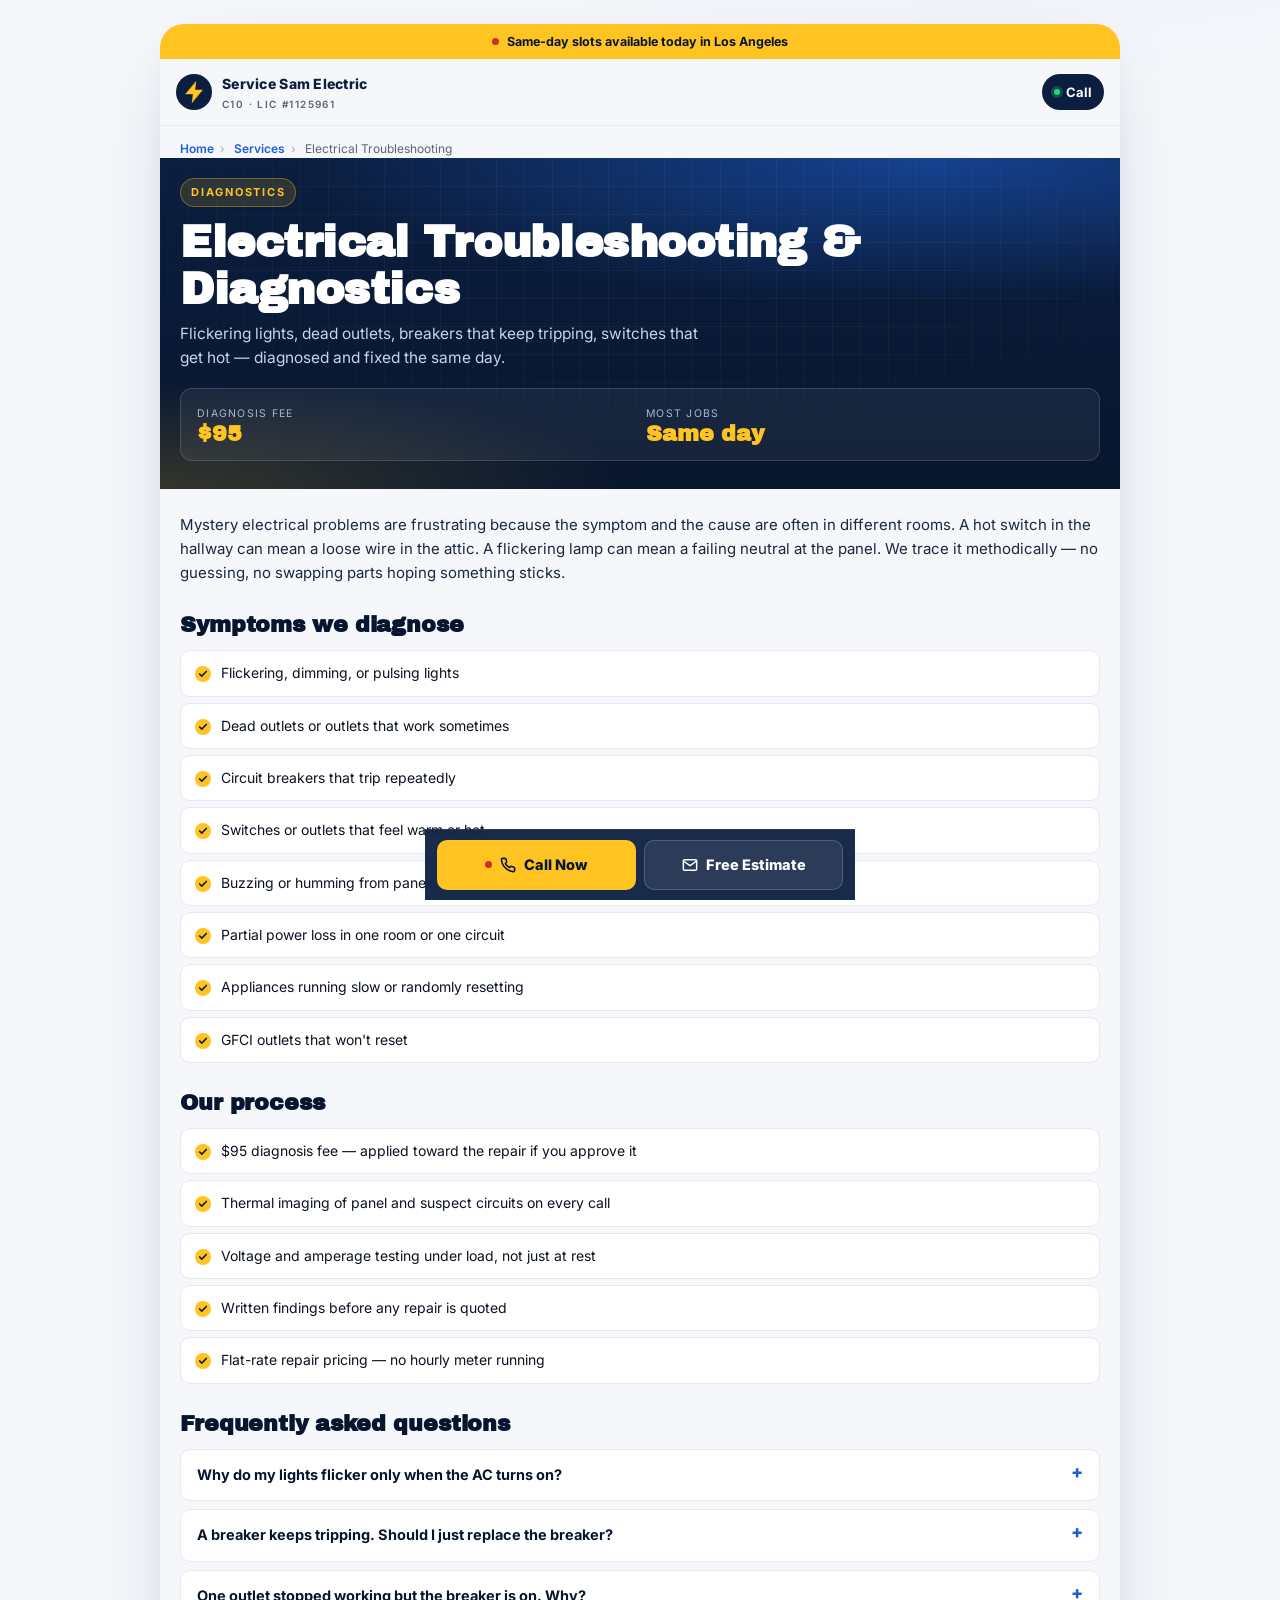
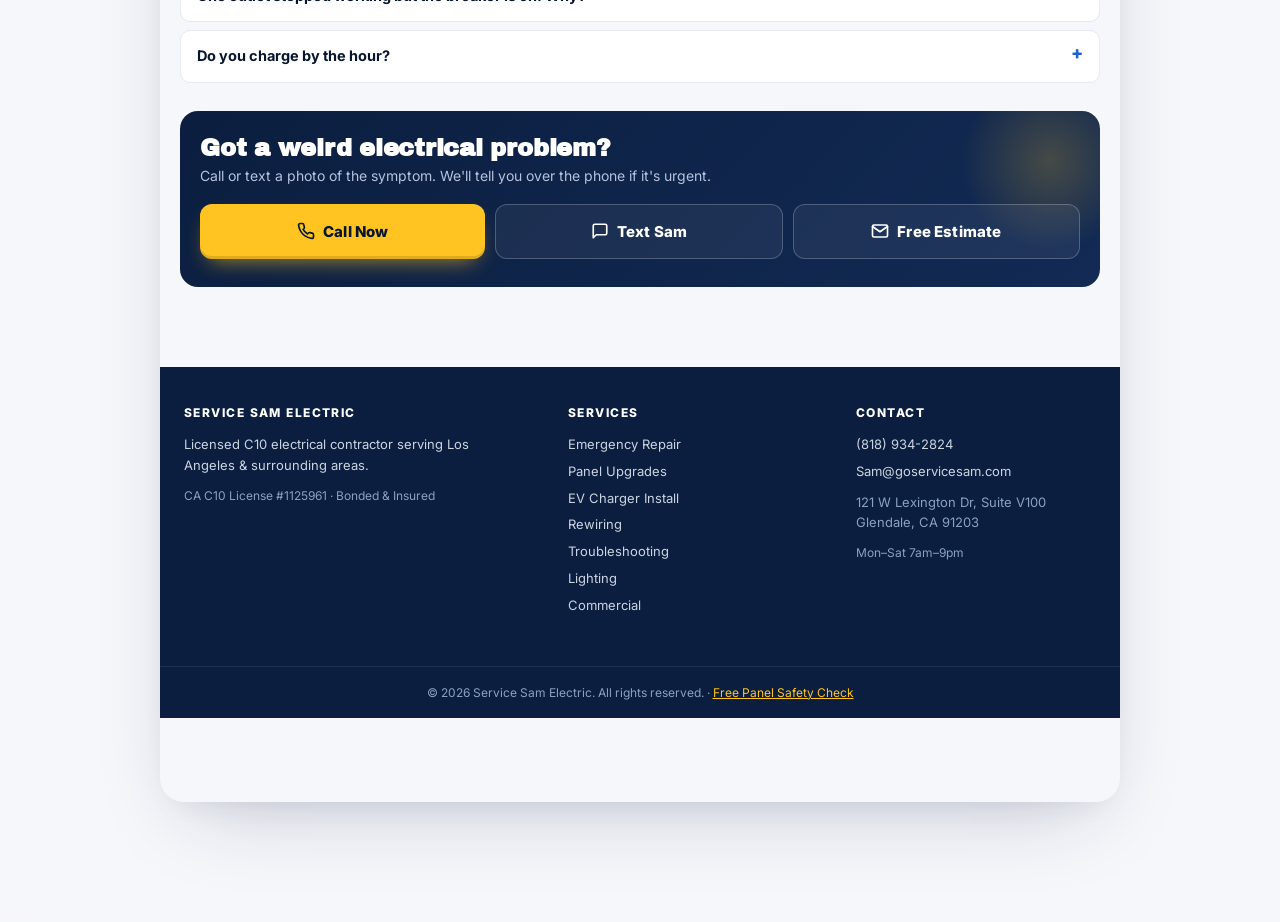
<file: services/troubleshooting.html>
<!DOCTYPE html>
<html lang="en">
<head>
<meta charset="utf-8">
<meta name="viewport" content="width=device-width, initial-scale=1, viewport-fit=cover">
<title>Electrical Troubleshooting in Los Angeles — Flickering, Dead Outlets | Service Sam Electric</title>
<meta name="description" content="Licensed electrical troubleshooting in LA. Flickering lights, dead outlets, tripping breakers, hot switches. Diagnosis from $95. Call (818) 934-2824.">
<meta name="theme-color" content="#0B1E3F">
<link rel="canonical" href="https://goservicesam.com/services/troubleshooting">

<meta property="og:title" content="Electrical Troubleshooting in Los Angeles">
<meta property="og:description" content="Licensed electrical troubleshooting in LA. Flickering lights, dead outlets, tripping breakers, hot switches. Diagnosis from $95. Call (818) 934-2824.">
<meta property="og:type" content="website">
<meta property="og:url" content="https://goservicesam.com/services/troubleshooting">
<meta property="og:image" content="https://goservicesam.com/assets/og-image.png">
<meta property="og:site_name" content="Service Sam Electric">
<meta name="twitter:card" content="summary_large_image">
<meta name="twitter:title" content="Electrical Troubleshooting in Los Angeles">
<meta name="twitter:description" content="Licensed electrical troubleshooting in LA. Flickering lights, dead outlets, tripping breakers, hot switches. Diagnosis from $95. Call (818) 934-2824.">
<meta name="twitter:image" content="https://goservicesam.com/assets/og-image.png">

<link rel="icon" type="image/svg+xml" href="/assets/favicon.svg">
<link rel="apple-touch-icon" href="/assets/apple-touch-icon.png">

<link rel="preconnect" href="https://fonts.googleapis.com">
<link rel="preconnect" href="https://fonts.gstatic.com" crossorigin>
<link rel="stylesheet" href="https://fonts.googleapis.com/css2?family=Archivo+Black&family=Inter:wght@400;500;600;700;800;900&display=swap">
<link rel="stylesheet" href="/assets/site.css">

<script type="application/ld+json">
{
  "@context":"https://schema.org",
  "@type":"Service",
  "serviceType":"Electrical Troubleshooting",
  "name":"Electrical Troubleshooting in Los Angeles",
  "description":"Licensed electrical troubleshooting in LA. Flickering lights, dead outlets, tripping breakers, hot switches. Diagnosis from $95. Call (818) 934-2824.",
  "provider":{
    "@id":"https://goservicesam.com/#business"
  },
  "areaServed":[
    {"@type":"City","name":"Los Angeles"},
    {"@type":"City","name":"Glendale"},
    {"@type":"City","name":"Burbank"},
    {"@type":"City","name":"Pasadena"},
    {"@type":"City","name":"North Hollywood"},
    {"@type":"City","name":"Van Nuys"},
    {"@type":"City","name":"Studio City"},
    {"@type":"City","name":"Sherman Oaks"}
  ],
  "url":"https://goservicesam.com/services/troubleshooting",
  "offers":{
    "@type":"Offer",
    "priceCurrency":"USD",
    "price":"95",
    "priceSpecification":{
      "@type":"UnitPriceSpecification",
      "price":"95",
      "priceCurrency":"USD",
      "referenceQuantity":{"@type":"QuantitativeValue","value":"1","unitText":"starting from"}
    },
    "availability":"https://schema.org/InStock"
  }
}
</script>

<script type="application/ld+json">
{
  "@context":"https://schema.org",
  "@type":"BreadcrumbList",
  "itemListElement":[
    {"@type":"ListItem","position":1,"name":"Home","item":"https://goservicesam.com/"},
    {"@type":"ListItem","position":2,"name":"Services","item":"https://goservicesam.com/#services"},
    {"@type":"ListItem","position":3,"name":"Electrical Troubleshooting","item":"https://goservicesam.com/services/troubleshooting"}
  ]
}
</script>

<script type="application/ld+json">
{
  "@context":"https://schema.org",
  "@type":"FAQPage",
  "mainEntity":[
    {"@type":"Question","name":"Why do my lights flicker only when the AC turns on?","acceptedAnswer":{"@type":"Answer","text":"Usually one of three things: (1) the AC is on the same circuit as the lights and the inrush current is causing a voltage dip, (2) there's a loose neutral somewhere between the panel and the affected circuits, or (3) the service from the utility is undersized or has a bad connection. We can diagnose which one within an hour on site."}},
    {"@type":"Question","name":"A breaker keeps tripping. Should I just replace the breaker?","acceptedAnswer":{"@type":"Answer","text":"Usually no. A breaker that trips is doing its job — there is something wrong on the circuit downstream. Swapping in a bigger breaker is dangerous and often illegal. We trace the actual load or fault first."}},
    {"@type":"Question","name":"One outlet stopped working but the breaker is on. Why?","acceptedAnswer":{"@type":"Answer","text":"Most often it's a tripped GFCI somewhere else on the same circuit — often in a bathroom, garage, or exterior outlet. Sometimes it's a backstabbed outlet that has worked loose. We find it fast."}},
    {"@type":"Question","name":"Do you charge by the hour?","acceptedAnswer":{"@type":"Answer","text":"No. We charge a flat $95 diagnosis fee. Once we know what's wrong, we quote the repair at a flat price. If the repair is something quick we find during diagnosis, we often just do it and credit the diagnosis fee toward it."}}
  ]
}
</script>
</head>
<body>
<div class="phone">

  <div class="alert">
    <span class="live"></span>
    <span>Same-day slots available today in Los Angeles</span>
  </div>

  <header class="topbar">
    <a href="/" class="brand" aria-label="Service Sam Electric home">
      <img src="/assets/apple-touch-icon.png" alt="" width="36" height="36">
      <div>
        <span>Service Sam Electric</span>
        <small>C10 · LIC #1125961</small>
      </div>
    </a>
    <a href="tel:+18189342824" class="call" aria-label="Call Service Sam Electric">
      <span class="dot"></span>
      Call
    </a>
  </header>

  <nav class="crumbs" aria-label="Breadcrumb">
    <a href="/">Home</a><span>›</span>
    <a href="/#services">Services</a><span>›</span>
    Electrical Troubleshooting
  </nav>

  <section class="svc-hero">
    <span class="eyebrow">Diagnostics</span>
    <h1>Electrical Troubleshooting & Diagnostics</h1>
    <p class="lede">Flickering lights, dead outlets, breakers that keep tripping, switches that get hot — diagnosed and fixed the same day.</p>
    <div class="priceband">
      <div><small>Diagnosis fee</small><b>$95</b></div>
      <div><small>Most jobs</small><b>Same day</b></div>
    </div>
  </section>

  <section class="svc-body">
    <p>Mystery electrical problems are frustrating because the symptom and the cause are often in different rooms. A hot switch in the hallway can mean a loose wire in the attic. A flickering lamp can mean a failing neutral at the panel. We trace it methodically — no guessing, no swapping parts hoping something sticks.</p>

    <h2>Symptoms we diagnose</h2>
    <ul class="checks">
      <li>Flickering, dimming, or pulsing lights</li>
      <li>Dead outlets or outlets that work sometimes</li>
      <li>Circuit breakers that trip repeatedly</li>
      <li>Switches or outlets that feel warm or hot</li>
      <li>Buzzing or humming from panels, outlets, or fixtures</li>
      <li>Partial power loss in one room or one circuit</li>
      <li>Appliances running slow or randomly resetting</li>
      <li>GFCI outlets that won&#x27;t reset</li>
    </ul>

    <h2>Our process</h2>
    <ul class="checks">
      <li>$95 diagnosis fee — applied toward the repair if you approve it</li>
      <li>Thermal imaging of panel and suspect circuits on every call</li>
      <li>Voltage and amperage testing under load, not just at rest</li>
      <li>Written findings before any repair is quoted</li>
      <li>Flat-rate repair pricing — no hourly meter running</li>
    </ul>

    <h2>Frequently asked questions</h2>
    <div class="faq">
      <details>
        <summary>Why do my lights flicker only when the AC turns on?</summary>
        <div>Usually one of three things: (1) the AC is on the same circuit as the lights and the inrush current is causing a voltage dip, (2) there&#x27;s a loose neutral somewhere between the panel and the affected circuits, or (3) the service from the utility is undersized or has a bad connection. We can diagnose which one within an hour on site.</div>
      </details>
      <details>
        <summary>A breaker keeps tripping. Should I just replace the breaker?</summary>
        <div>Usually no. A breaker that trips is doing its job — there is something wrong on the circuit downstream. Swapping in a bigger breaker is dangerous and often illegal. We trace the actual load or fault first.</div>
      </details>
      <details>
        <summary>One outlet stopped working but the breaker is on. Why?</summary>
        <div>Most often it&#x27;s a tripped GFCI somewhere else on the same circuit — often in a bathroom, garage, or exterior outlet. Sometimes it&#x27;s a backstabbed outlet that has worked loose. We find it fast.</div>
      </details>
      <details>
        <summary>Do you charge by the hour?</summary>
        <div>No. We charge a flat $95 diagnosis fee. Once we know what&#x27;s wrong, we quote the repair at a flat price. If the repair is something quick we find during diagnosis, we often just do it and credit the diagnosis fee toward it.</div>
      </details>
    </div>

    <div class="cta-block">
      <h2>Got a weird electrical problem?</h2>
      <p>Call or text a photo of the symptom. We'll tell you over the phone if it's urgent.</p>
      <div class="cta-three on-dark">
        <a class="btn btn-primary" href="tel:+18189342824" aria-label="Call Service Sam Electric">
          <svg viewBox="0 0 24 24" fill="none" stroke="currentColor" stroke-width="2.2" stroke-linecap="round" stroke-linejoin="round"><path d="M22 16.92v3a2 2 0 0 1-2.18 2 19.79 19.79 0 0 1-8.63-3.07 19.5 19.5 0 0 1-6-6 19.79 19.79 0 0 1-3.07-8.67A2 2 0 0 1 4.11 2h3a2 2 0 0 1 2 1.72 12.84 12.84 0 0 0 .7 2.81 2 2 0 0 1-.45 2.11L8.09 9.91a16 16 0 0 0 6 6l1.27-1.27a2 2 0 0 1 2.11-.45 12.84 12.84 0 0 0 2.81.7A2 2 0 0 1 22 16.92z"/></svg>
          Call Now
        </a>
        <a class="btn btn-outline" href="sms:+18189342824?&body=Hi%20Sam%2C%20I%20got%20your%20info%20from%20goservicesam.com%20and%20need%20help%20with%3A%20" aria-label="Text Sam">
          <svg viewBox="0 0 24 24" fill="none" stroke="currentColor" stroke-width="2.2" stroke-linecap="round" stroke-linejoin="round"><path d="M21 15a2 2 0 0 1-2 2H7l-4 4V5a2 2 0 0 1 2-2h14a2 2 0 0 1 2 2z"/></svg>
          Text Sam
        </a>
        <a class="btn btn-outline" href="/#quote" aria-label="Request a free estimate">
          <svg viewBox="0 0 24 24" fill="none" stroke="currentColor" stroke-width="2.2" stroke-linecap="round" stroke-linejoin="round"><path d="M4 4h16c1.1 0 2 .9 2 2v12c0 1.1-.9 2-2 2H4c-1.1 0-2-.9-2-2V6c0-1.1.9-2 2-2z"/><polyline points="22,6 12,13 2,6"/></svg>
          Free Estimate
        </a>
      </div>
    </div>
  </section>

  <footer class="site-footer">
    <div class="footer-inner">
      <div class="footer-grid">
        <div class="footer-col">
          <h4>Service Sam Electric</h4>
          <p style="margin:0 0 10px">Licensed C10 electrical contractor serving Los Angeles &amp; surrounding areas.</p>
          <p style="margin:0;color:#8aa0c4;font-size:12px">CA C10 License #1125961 · Bonded &amp; Insured</p>
        </div>
        <div class="footer-col">
          <h4>Services</h4>
          <a href="/services/emergency-electrical">Emergency Repair</a>
          <a href="/services/panel-upgrade">Panel Upgrades</a>
          <a href="/services/ev-charger-installation">EV Charger Install</a>
          <a href="/services/whole-home-rewiring">Rewiring</a>
          <a href="/services/troubleshooting">Troubleshooting</a>
          <a href="/services/lighting-installation">Lighting</a>
          <a href="/services/commercial-electrical">Commercial</a>
        </div>
        <div class="footer-col">
          <h4>Contact</h4>
          <a href="tel:+18189342824">(818) 934-2824</a>
          <a href="mailto:Sam@goservicesam.com">Sam@goservicesam.com</a>
          <p style="margin:10px 0 0;color:#8aa0c4">121 W Lexington Dr, Suite V100<br>Glendale, CA 91203</p>
          <p style="margin:10px 0 0;color:#8aa0c4;font-size:12px">Mon–Sat 7am–9pm</p>
        </div>
      </div>
    </div>
    <div class="footer-legal">
      © <span id="y"></span> Service Sam Electric. All rights reserved.
      · <a href="/safety-check" style="color:var(--yellow)">Free Panel Safety Check</a>
    </div>
  </footer>

  <div class="sticky-cta">
    <a class="call-big" href="tel:+18189342824">
      <span class="pulse"></span>
      <svg viewBox="0 0 24 24" fill="none" stroke="currentColor" stroke-width="2.4" stroke-linecap="round" stroke-linejoin="round"><path d="M22 16.92v3a2 2 0 0 1-2.18 2 19.79 19.79 0 0 1-8.63-3.07 19.5 19.5 0 0 1-6-6 19.79 19.79 0 0 1-3.07-8.67A2 2 0 0 1 4.11 2h3a2 2 0 0 1 2 1.72 12.84 12.84 0 0 0 .7 2.81 2 2 0 0 1-.45 2.11L8.09 9.91a16 16 0 0 0 6 6l1.27-1.27a2 2 0 0 1 2.11-.45 12.84 12.84 0 0 0 2.81.7A2 2 0 0 1 22 16.92z"/></svg>
      Call Now
    </a>
    <a class="quote" href="/#quote" aria-label="Request a free estimate">
      <svg viewBox="0 0 24 24" fill="none" stroke="currentColor" stroke-width="2.2" stroke-linecap="round" stroke-linejoin="round"><path d="M4 4h16c1.1 0 2 .9 2 2v12c0 1.1-.9 2-2 2H4c-1.1 0-2-.9-2-2V6c0-1.1.9-2 2-2z"/><polyline points="22,6 12,13 2,6"/></svg>
      Free Estimate
    </a>
  </div>

</div>
<script>document.getElementById('y').textContent = new Date().getFullYear();</script>
</body>
</html>
</file>
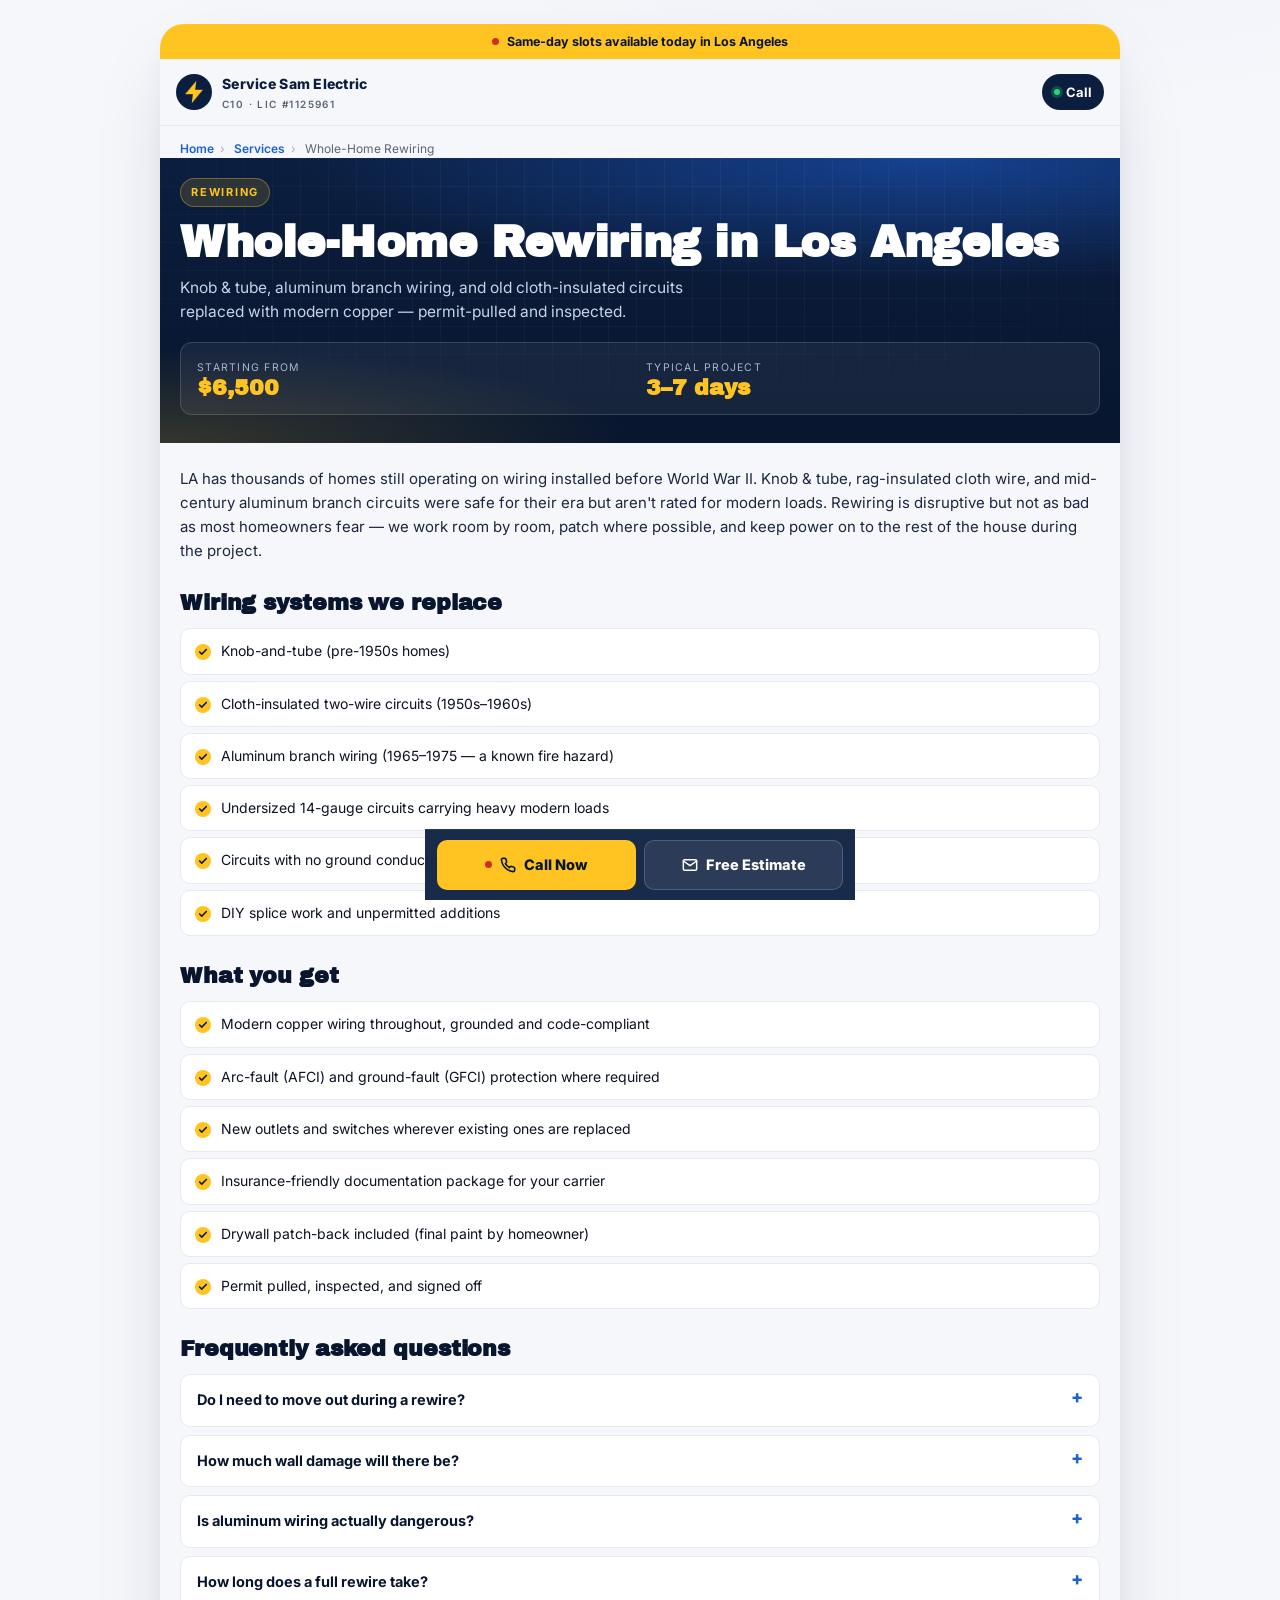
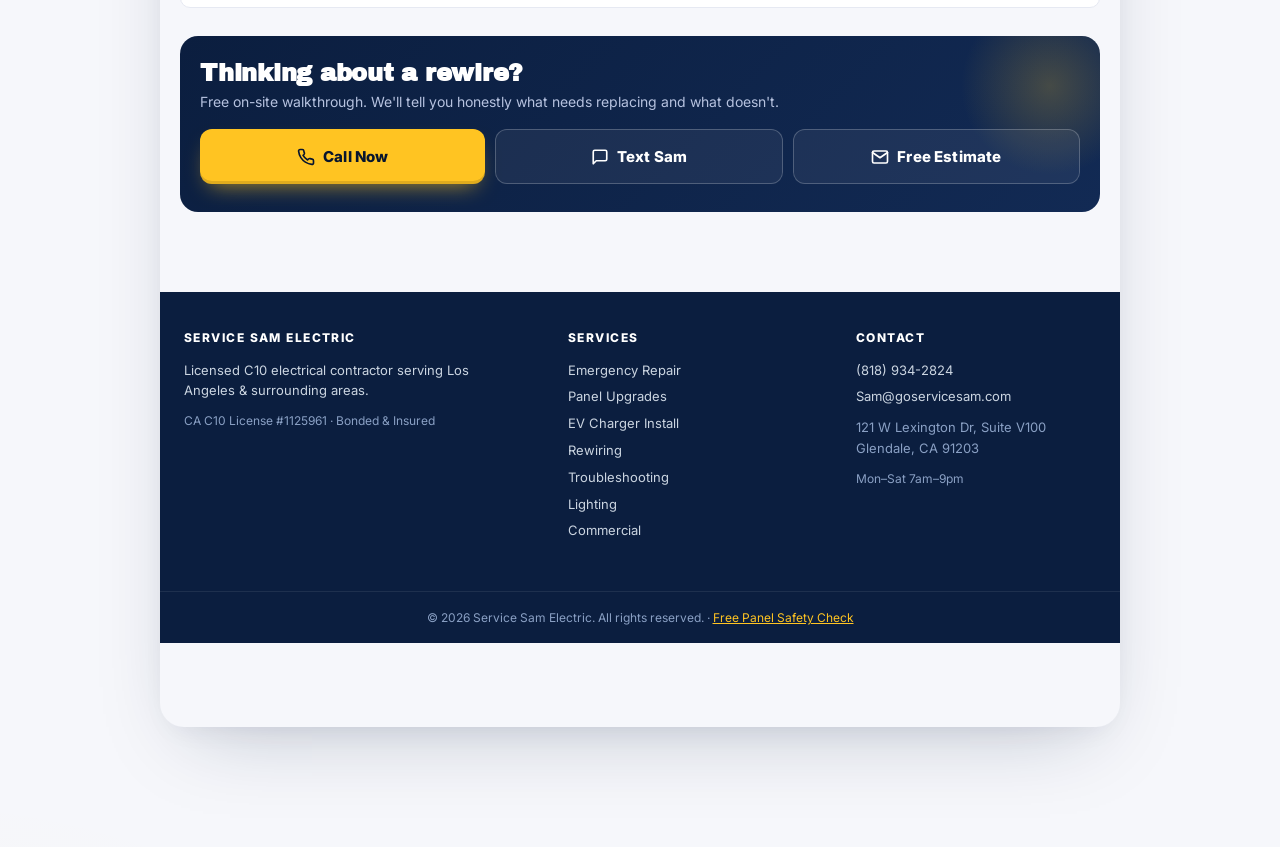
<file: services/whole-home-rewiring.html>
<!DOCTYPE html>
<html lang="en">
<head>
<meta charset="utf-8">
<meta name="viewport" content="width=device-width, initial-scale=1, viewport-fit=cover">
<title>Whole-Home Rewiring in Los Angeles — Knob & Tube, Aluminum | Service Sam Electric</title>
<meta name="description" content="Licensed whole-home rewiring in LA. Knob & tube, aluminum, and old cloth wiring replaced with modern copper. Permit-pulled, code-compliant. Call (818) 934-2824.">
<meta name="theme-color" content="#0B1E3F">
<link rel="canonical" href="https://goservicesam.com/services/whole-home-rewiring">

<meta property="og:title" content="Whole-Home Rewiring in Los Angeles">
<meta property="og:description" content="Licensed whole-home rewiring in LA. Knob & tube, aluminum, and old cloth wiring replaced with modern copper. Permit-pulled, code-compliant. Call (818) 934-2824.">
<meta property="og:type" content="website">
<meta property="og:url" content="https://goservicesam.com/services/whole-home-rewiring">
<meta property="og:image" content="https://goservicesam.com/assets/og-image.png">
<meta property="og:site_name" content="Service Sam Electric">
<meta name="twitter:card" content="summary_large_image">
<meta name="twitter:title" content="Whole-Home Rewiring in Los Angeles">
<meta name="twitter:description" content="Licensed whole-home rewiring in LA. Knob & tube, aluminum, and old cloth wiring replaced with modern copper. Permit-pulled, code-compliant. Call (818) 934-2824.">
<meta name="twitter:image" content="https://goservicesam.com/assets/og-image.png">

<link rel="icon" type="image/svg+xml" href="/assets/favicon.svg">
<link rel="apple-touch-icon" href="/assets/apple-touch-icon.png">

<link rel="preconnect" href="https://fonts.googleapis.com">
<link rel="preconnect" href="https://fonts.gstatic.com" crossorigin>
<link rel="stylesheet" href="https://fonts.googleapis.com/css2?family=Archivo+Black&family=Inter:wght@400;500;600;700;800;900&display=swap">
<link rel="stylesheet" href="/assets/site.css">

<script type="application/ld+json">
{
  "@context":"https://schema.org",
  "@type":"Service",
  "serviceType":"Whole-Home Rewiring",
  "name":"Whole-Home Rewiring in Los Angeles",
  "description":"Licensed whole-home rewiring in LA. Knob & tube, aluminum, and old cloth wiring replaced with modern copper. Permit-pulled, code-compliant. Call (818) 934-2824.",
  "provider":{
    "@id":"https://goservicesam.com/#business"
  },
  "areaServed":[
    {"@type":"City","name":"Los Angeles"},
    {"@type":"City","name":"Glendale"},
    {"@type":"City","name":"Burbank"},
    {"@type":"City","name":"Pasadena"},
    {"@type":"City","name":"North Hollywood"},
    {"@type":"City","name":"Van Nuys"},
    {"@type":"City","name":"Studio City"},
    {"@type":"City","name":"Sherman Oaks"}
  ],
  "url":"https://goservicesam.com/services/whole-home-rewiring",
  "offers":{
    "@type":"Offer",
    "priceCurrency":"USD",
    "price":"6500",
    "priceSpecification":{
      "@type":"UnitPriceSpecification",
      "price":"6500",
      "priceCurrency":"USD",
      "referenceQuantity":{"@type":"QuantitativeValue","value":"1","unitText":"starting from"}
    },
    "availability":"https://schema.org/InStock"
  }
}
</script>

<script type="application/ld+json">
{
  "@context":"https://schema.org",
  "@type":"BreadcrumbList",
  "itemListElement":[
    {"@type":"ListItem","position":1,"name":"Home","item":"https://goservicesam.com/"},
    {"@type":"ListItem","position":2,"name":"Services","item":"https://goservicesam.com/#services"},
    {"@type":"ListItem","position":3,"name":"Whole-Home Rewiring","item":"https://goservicesam.com/services/whole-home-rewiring"}
  ]
}
</script>

<script type="application/ld+json">
{
  "@context":"https://schema.org",
  "@type":"FAQPage",
  "mainEntity":[
    {"@type":"Question","name":"Do I need to move out during a rewire?","acceptedAnswer":{"@type":"Answer","text":"Most homeowners stay in the home. We work in sections so that the kitchen, at least one bathroom, and the sleeping areas have power every night. Only rare full-gut remodels require the house to be vacant."}},
    {"@type":"Question","name":"How much wall damage will there be?","acceptedAnswer":{"@type":"Answer","text":"We fish wires through existing walls wherever possible. Some patching is unavoidable — usually 6\"×6\" access holes near outlets and switches. We patch to 'primed and ready for paint' as part of the job."}},
    {"@type":"Question","name":"Is aluminum wiring actually dangerous?","acceptedAnswer":{"@type":"Answer","text":"Older single-strand aluminum branch wiring (common 1965–1975) has a documented fire-risk history due to expansion/contraction loosening connections. Modern multi-strand aluminum feeders are fine. If you have pre-1975 aluminum branch circuits, your insurer almost certainly wants them replaced or at minimum 'pigtailed' with approved AlumiConn connectors."}},
    {"@type":"Question","name":"How long does a full rewire take?","acceptedAnswer":{"@type":"Answer","text":"A typical 1,500-sq-ft single-story home takes 4–6 working days. Two-story and larger homes take 7–10 days. Partial rewires of specific problem areas can often be done in 1–2 days."}}
  ]
}
</script>
</head>
<body>
<div class="phone">

  <div class="alert">
    <span class="live"></span>
    <span>Same-day slots available today in Los Angeles</span>
  </div>

  <header class="topbar">
    <a href="/" class="brand" aria-label="Service Sam Electric home">
      <img src="/assets/apple-touch-icon.png" alt="" width="36" height="36">
      <div>
        <span>Service Sam Electric</span>
        <small>C10 · LIC #1125961</small>
      </div>
    </a>
    <a href="tel:+18189342824" class="call" aria-label="Call Service Sam Electric">
      <span class="dot"></span>
      Call
    </a>
  </header>

  <nav class="crumbs" aria-label="Breadcrumb">
    <a href="/">Home</a><span>›</span>
    <a href="/#services">Services</a><span>›</span>
    Whole-Home Rewiring
  </nav>

  <section class="svc-hero">
    <span class="eyebrow">Rewiring</span>
    <h1>Whole-Home Rewiring in Los Angeles</h1>
    <p class="lede">Knob & tube, aluminum branch wiring, and old cloth-insulated circuits replaced with modern copper — permit-pulled and inspected.</p>
    <div class="priceband">
      <div><small>Starting from</small><b>$6,500</b></div>
      <div><small>Typical project</small><b>3–7 days</b></div>
    </div>
  </section>

  <section class="svc-body">
    <p>LA has thousands of homes still operating on wiring installed before World War II. Knob & tube, rag-insulated cloth wire, and mid-century aluminum branch circuits were safe for their era but aren't rated for modern loads. Rewiring is disruptive but not as bad as most homeowners fear — we work room by room, patch where possible, and keep power on to the rest of the house during the project.</p>

    <h2>Wiring systems we replace</h2>
    <ul class="checks">
      <li>Knob-and-tube (pre-1950s homes)</li>
      <li>Cloth-insulated two-wire circuits (1950s–1960s)</li>
      <li>Aluminum branch wiring (1965–1975 — a known fire hazard)</li>
      <li>Undersized 14-gauge circuits carrying heavy modern loads</li>
      <li>Circuits with no ground conductor</li>
      <li>DIY splice work and unpermitted additions</li>
    </ul>

    <h2>What you get</h2>
    <ul class="checks">
      <li>Modern copper wiring throughout, grounded and code-compliant</li>
      <li>Arc-fault (AFCI) and ground-fault (GFCI) protection where required</li>
      <li>New outlets and switches wherever existing ones are replaced</li>
      <li>Insurance-friendly documentation package for your carrier</li>
      <li>Drywall patch-back included (final paint by homeowner)</li>
      <li>Permit pulled, inspected, and signed off</li>
    </ul>

    <h2>Frequently asked questions</h2>
    <div class="faq">
      <details>
        <summary>Do I need to move out during a rewire?</summary>
        <div>Most homeowners stay in the home. We work in sections so that the kitchen, at least one bathroom, and the sleeping areas have power every night. Only rare full-gut remodels require the house to be vacant.</div>
      </details>
      <details>
        <summary>How much wall damage will there be?</summary>
        <div>We fish wires through existing walls wherever possible. Some patching is unavoidable — usually 6&quot;×6&quot; access holes near outlets and switches. We patch to &#x27;primed and ready for paint&#x27; as part of the job.</div>
      </details>
      <details>
        <summary>Is aluminum wiring actually dangerous?</summary>
        <div>Older single-strand aluminum branch wiring (common 1965–1975) has a documented fire-risk history due to expansion/contraction loosening connections. Modern multi-strand aluminum feeders are fine. If you have pre-1975 aluminum branch circuits, your insurer almost certainly wants them replaced or at minimum &#x27;pigtailed&#x27; with approved AlumiConn connectors.</div>
      </details>
      <details>
        <summary>How long does a full rewire take?</summary>
        <div>A typical 1,500-sq-ft single-story home takes 4–6 working days. Two-story and larger homes take 7–10 days. Partial rewires of specific problem areas can often be done in 1–2 days.</div>
      </details>
    </div>

    <div class="cta-block">
      <h2>Thinking about a rewire?</h2>
      <p>Free on-site walkthrough. We'll tell you honestly what needs replacing and what doesn't.</p>
      <div class="cta-three on-dark">
        <a class="btn btn-primary" href="tel:+18189342824" aria-label="Call Service Sam Electric">
          <svg viewBox="0 0 24 24" fill="none" stroke="currentColor" stroke-width="2.2" stroke-linecap="round" stroke-linejoin="round"><path d="M22 16.92v3a2 2 0 0 1-2.18 2 19.79 19.79 0 0 1-8.63-3.07 19.5 19.5 0 0 1-6-6 19.79 19.79 0 0 1-3.07-8.67A2 2 0 0 1 4.11 2h3a2 2 0 0 1 2 1.72 12.84 12.84 0 0 0 .7 2.81 2 2 0 0 1-.45 2.11L8.09 9.91a16 16 0 0 0 6 6l1.27-1.27a2 2 0 0 1 2.11-.45 12.84 12.84 0 0 0 2.81.7A2 2 0 0 1 22 16.92z"/></svg>
          Call Now
        </a>
        <a class="btn btn-outline" href="sms:+18189342824?&body=Hi%20Sam%2C%20I%20got%20your%20info%20from%20goservicesam.com%20and%20need%20help%20with%3A%20" aria-label="Text Sam">
          <svg viewBox="0 0 24 24" fill="none" stroke="currentColor" stroke-width="2.2" stroke-linecap="round" stroke-linejoin="round"><path d="M21 15a2 2 0 0 1-2 2H7l-4 4V5a2 2 0 0 1 2-2h14a2 2 0 0 1 2 2z"/></svg>
          Text Sam
        </a>
        <a class="btn btn-outline" href="/#quote" aria-label="Request a free estimate">
          <svg viewBox="0 0 24 24" fill="none" stroke="currentColor" stroke-width="2.2" stroke-linecap="round" stroke-linejoin="round"><path d="M4 4h16c1.1 0 2 .9 2 2v12c0 1.1-.9 2-2 2H4c-1.1 0-2-.9-2-2V6c0-1.1.9-2 2-2z"/><polyline points="22,6 12,13 2,6"/></svg>
          Free Estimate
        </a>
      </div>
    </div>
  </section>

  <footer class="site-footer">
    <div class="footer-inner">
      <div class="footer-grid">
        <div class="footer-col">
          <h4>Service Sam Electric</h4>
          <p style="margin:0 0 10px">Licensed C10 electrical contractor serving Los Angeles &amp; surrounding areas.</p>
          <p style="margin:0;color:#8aa0c4;font-size:12px">CA C10 License #1125961 · Bonded &amp; Insured</p>
        </div>
        <div class="footer-col">
          <h4>Services</h4>
          <a href="/services/emergency-electrical">Emergency Repair</a>
          <a href="/services/panel-upgrade">Panel Upgrades</a>
          <a href="/services/ev-charger-installation">EV Charger Install</a>
          <a href="/services/whole-home-rewiring">Rewiring</a>
          <a href="/services/troubleshooting">Troubleshooting</a>
          <a href="/services/lighting-installation">Lighting</a>
          <a href="/services/commercial-electrical">Commercial</a>
        </div>
        <div class="footer-col">
          <h4>Contact</h4>
          <a href="tel:+18189342824">(818) 934-2824</a>
          <a href="mailto:Sam@goservicesam.com">Sam@goservicesam.com</a>
          <p style="margin:10px 0 0;color:#8aa0c4">121 W Lexington Dr, Suite V100<br>Glendale, CA 91203</p>
          <p style="margin:10px 0 0;color:#8aa0c4;font-size:12px">Mon–Sat 7am–9pm</p>
        </div>
      </div>
    </div>
    <div class="footer-legal">
      © <span id="y"></span> Service Sam Electric. All rights reserved.
      · <a href="/safety-check" style="color:var(--yellow)">Free Panel Safety Check</a>
    </div>
  </footer>

  <div class="sticky-cta">
    <a class="call-big" href="tel:+18189342824">
      <span class="pulse"></span>
      <svg viewBox="0 0 24 24" fill="none" stroke="currentColor" stroke-width="2.4" stroke-linecap="round" stroke-linejoin="round"><path d="M22 16.92v3a2 2 0 0 1-2.18 2 19.79 19.79 0 0 1-8.63-3.07 19.5 19.5 0 0 1-6-6 19.79 19.79 0 0 1-3.07-8.67A2 2 0 0 1 4.11 2h3a2 2 0 0 1 2 1.72 12.84 12.84 0 0 0 .7 2.81 2 2 0 0 1-.45 2.11L8.09 9.91a16 16 0 0 0 6 6l1.27-1.27a2 2 0 0 1 2.11-.45 12.84 12.84 0 0 0 2.81.7A2 2 0 0 1 22 16.92z"/></svg>
      Call Now
    </a>
    <a class="quote" href="/#quote" aria-label="Request a free estimate">
      <svg viewBox="0 0 24 24" fill="none" stroke="currentColor" stroke-width="2.2" stroke-linecap="round" stroke-linejoin="round"><path d="M4 4h16c1.1 0 2 .9 2 2v12c0 1.1-.9 2-2 2H4c-1.1 0-2-.9-2-2V6c0-1.1.9-2 2-2z"/><polyline points="22,6 12,13 2,6"/></svg>
      Free Estimate
    </a>
  </div>

</div>
<script>document.getElementById('y').textContent = new Date().getFullYear();</script>
</body>
</html>
</file>
<file: assets/site.css>
/* =========================================================================
   Service Sam Electric — shared stylesheet for sub-pages
   Loaded by: /services/*.html, /safety-check.html
   Homepage (index.html) uses its own inline styles and does not load this.
   ========================================================================= */

:root{
  --navy:#0B1E3F; --navy-2:#122a54; --navy-ink:#07152e;
  --blue:#1E5FD4; --blue-2:#2f74ef;
  --yellow:#FFC422; --yellow-2:#ffb300;
  --bg:#F6F7FB; --card:#ffffff; --ink:#0b1220;
  --muted:#5b6477; --line:#e6e9f2;
  --shadow: 0 10px 30px -12px rgba(11,30,63,.18);
  --radius: 14px;
}
*{box-sizing:border-box}
html,body{margin:0;padding:0}
html{scroll-behavior:smooth}
body{
  font-family:'Inter',system-ui,-apple-system,sans-serif;
  color:var(--ink); background:var(--bg);
  -webkit-font-smoothing:antialiased;
  line-height:1.55; font-size:16px;
  padding-bottom:80px;
}
@media (min-width:768px){
  body{
    background:
      radial-gradient(1200px 600px at 80% -10%, rgba(30,95,212,.06), transparent 60%),
      radial-gradient(900px 500px at -10% 110%, rgba(255,196,34,.05), transparent 60%),
      var(--bg);
  }
}

.phone{
  max-width:430px; margin:0 auto; background:var(--bg);
  min-height:100vh; padding-bottom:84px;
  position:relative; overflow:hidden;
}
@media (min-width:768px){
  .phone{
    max-width:720px;
    box-shadow: 0 30px 80px -30px rgba(11,30,63,.25), 0 10px 30px -12px rgba(11,30,63,.08);
    border-radius:24px;
    overflow:hidden;
    margin:24px auto 40px;
    min-height:auto;
  }
}
@media (min-width:1100px){ .phone{max-width:960px} }

/* ============ TOP NAV ============ */
.alert{
  display:flex;align-items:center;gap:8px;
  background:var(--yellow);color:var(--navy-ink);
  padding:8px 16px;font-size:12.5px;font-weight:700;
  justify-content:center;
}
.alert .live{
  display:inline-block;width:7px;height:7px;border-radius:50%;background:#d12b2b;
  animation:blink 1.2s infinite;
}
@keyframes blink{50%{opacity:.3}}

.topbar{
  position:sticky;top:0;z-index:40;
  display:flex;align-items:center;justify-content:space-between;
  padding:12px 16px;
  background:rgba(246,247,251,.86);
  backdrop-filter: blur(10px);-webkit-backdrop-filter: blur(10px);
  border-bottom:1px solid rgba(11,30,63,.06);
}
.brand{display:flex;align-items:center;gap:10px;font-weight:800;color:var(--navy);text-decoration:none}
.brand img{width:36px;height:36px;display:block;border-radius:50%}
.brand span{font-size:14px;letter-spacing:.02em}
.brand small{display:block;font-size:10px;font-weight:600;color:var(--muted);letter-spacing:.14em;text-transform:uppercase;margin-top:1px}
.topbar .call{
  display:inline-flex;align-items:center;gap:6px;
  background:var(--navy);color:#fff;
  padding:8px 12px;border-radius:999px;
  font-weight:700;font-size:13px;text-decoration:none;
}
.topbar .call .dot{width:6px;height:6px;border-radius:50%;background:#29d57a;box-shadow:0 0 0 3px rgba(41,213,122,.25)}

/* ============ BREADCRUMBS ============ */
.crumbs{
  padding:14px 20px 0;
  font-size:12px;color:var(--muted);
}
.crumbs a{color:var(--blue);text-decoration:none;font-weight:600}
.crumbs a:hover{text-decoration:underline}
.crumbs span{margin:0 6px;color:#aab}

/* ============ SERVICE PAGE LAYOUT ============ */
.svc-hero{
  padding:20px 20px 28px;
  color:#fff;
  background:
    radial-gradient(120% 80% at 80% 0%, rgba(30,95,212,.55) 0%, transparent 55%),
    radial-gradient(90% 60% at 0% 100%, rgba(255,196,34,.18) 0%, transparent 55%),
    linear-gradient(180deg,#0B1E3F 0%, #08162e 100%);
  position:relative; overflow:hidden;
}
.svc-hero::before{
  content:"";position:absolute;inset:0;
  background-image:
    linear-gradient(rgba(255,255,255,.04) 1px, transparent 1px),
    linear-gradient(90deg, rgba(255,255,255,.04) 1px, transparent 1px);
  background-size:28px 28px;
  mask-image: radial-gradient(80% 70% at 50% 30%, #000 40%, transparent 85%);
  pointer-events:none;
}
.svc-hero > *{position:relative}
.svc-hero .eyebrow{
  display:inline-block;font-size:11px;letter-spacing:.16em;
  text-transform:uppercase;font-weight:700;color:var(--yellow);
  background:rgba(255,196,34,.14);border:1px solid rgba(255,196,34,.35);
  padding:5px 10px;border-radius:999px;margin-bottom:12px;
}
.svc-hero h1{
  font-family:'Archivo Black',Impact,sans-serif;
  font-size:34px;line-height:1.05;letter-spacing:-.01em;
  margin:0 0 10px;color:#fff;
}
@media (min-width:768px){ .svc-hero h1{font-size:44px} }
.svc-hero .lede{color:#c9d3e8;font-size:15.5px;margin:0 0 18px;max-width:52ch}

.priceband{
  display:flex;justify-content:space-between;align-items:center;gap:12px;
  background:rgba(255,255,255,.06);border:1px solid rgba(255,255,255,.14);
  padding:14px 16px;border-radius:12px;margin:16px 0 0;
}
.priceband > div{flex:1}
.priceband b{font-family:'Archivo Black';font-size:22px;color:var(--yellow);display:block;line-height:1.1}
.priceband small{display:block;font-size:10.5px;color:#a9b6d2;letter-spacing:.12em;text-transform:uppercase;margin-top:3px}

/* ============ CONTENT ============ */
.svc-body{padding:24px 20px 40px;background:var(--bg)}
.svc-body h2{
  font-family:'Archivo Black';font-size:22px;color:var(--navy-ink);
  margin:28px 0 12px;letter-spacing:-.005em;line-height:1.15;
}
.svc-body h2:first-child{margin-top:0}
.svc-body h3{
  font-family:'Archivo Black';font-size:18px;color:var(--navy-ink);
  margin:22px 0 10px;letter-spacing:-.005em;
}
.svc-body p{margin:0 0 12px;color:#1a2740;font-size:15px;line-height:1.6}
.svc-body .sec-lede{color:var(--muted);font-size:14.5px;margin-bottom:16px}

ul.checks{list-style:none;padding:0;margin:0 0 16px}
ul.checks li{
  display:flex;gap:10px;align-items:flex-start;
  padding:12px 14px;background:#fff;border:1px solid var(--line);
  border-radius:10px;margin-bottom:6px;font-size:14px;line-height:1.45;
}
ul.checks li::before{
  content:"";flex:0 0 16px;width:16px;height:16px;border-radius:50%;
  background:var(--yellow);
  background-image:url("data:image/svg+xml;utf8,<svg xmlns='http://www.w3.org/2000/svg' width='10' height='10' viewBox='0 0 24 24' fill='none' stroke='%230B1E3F' stroke-width='4' stroke-linecap='round' stroke-linejoin='round'><polyline points='20 6 9 17 4 12'/></svg>");
  background-size:10px 10px;background-repeat:no-repeat;background-position:center;
  margin-top:3px;
}

/* ============ FAQ ============ */
.faq{margin-top:10px}
.faq details{
  background:#fff;border:1px solid var(--line);
  border-radius:10px;margin-bottom:8px;
  padding:0;
}
.faq summary{
  padding:14px 16px;font-weight:700;font-size:14.5px;
  cursor:pointer;list-style:none;color:var(--navy-ink);
  display:flex;align-items:flex-start;justify-content:space-between;gap:12px;
}
.faq summary::-webkit-details-marker{display:none}
.faq summary::after{
  content:"+";color:var(--blue);font-weight:800;font-size:18px;line-height:1;
  flex-shrink:0;margin-top:-1px;
}
.faq details[open] summary::after{content:"–"}
.faq details > div{padding:0 16px 14px;font-size:14px;line-height:1.55;color:#1a2740}

/* ============ CTA BLOCK ============ */
.cta-block{
  background:linear-gradient(135deg,#0B1E3F,#122a54);
  color:#fff;border-radius:18px;padding:24px 20px;position:relative;overflow:hidden;
  margin-top:28px;
}
.cta-block::before{
  content:"";position:absolute;right:-40px;top:-40px;
  width:180px;height:180px;border-radius:50%;
  background:radial-gradient(circle,rgba(255,196,34,.22),transparent 70%);
}
.cta-block h2{font-family:'Archivo Black';color:#fff;font-size:24px;margin:0 0 4px;line-height:1.1;letter-spacing:-.01em}
.cta-block p{color:#b6c2df;font-size:14px;margin:0 0 16px}

.cta-three{display:flex;flex-direction:column;gap:10px;margin:4px 0;position:relative}
@media (min-width:768px){ .cta-three{flex-direction:row;gap:10px} .cta-three .btn{flex:1 1 0} }
.btn{
  display:inline-flex;align-items:center;justify-content:center;gap:8px;
  padding:15px 16px;border-radius:12px;
  font-weight:800;letter-spacing:.01em;font-size:15px;
  text-decoration:none;border:0;cursor:pointer;font-family:inherit;
  transition:transform .15s ease, box-shadow .15s ease;
}
.btn svg{width:18px;height:18px;flex:0 0 18px}
.btn:active{transform:translateY(1px)}
.btn-primary{
  background:var(--yellow);color:var(--navy-ink);
  box-shadow:0 10px 22px -10px rgba(255,196,34,.7), inset 0 -3px 0 rgba(0,0,0,.12);
}
.btn-outline{background:#fff;color:var(--navy-ink);border:1.5px solid #d6dae5}
.cta-three.on-dark .btn-outline{
  background:rgba(255,255,255,.06);color:#fff;
  border:1.5px solid rgba(255,255,255,.22);
}

/* ============ STICKY BOTTOM CTA ============ */
.sticky-cta{
  position:fixed;bottom:0;left:0;right:0;z-index:50;
  max-width:430px;margin:0 auto;
  padding:10px 12px calc(10px + env(safe-area-inset-bottom));
  background:rgba(11,30,63,.94);
  backdrop-filter:blur(14px); -webkit-backdrop-filter:blur(14px);
  border-top:1px solid rgba(255,255,255,.08);
  display:grid;grid-template-columns:1fr 1fr;gap:8px;
}
.sticky-cta a{
  display:flex;align-items:center;justify-content:center;gap:8px;
  padding:13px 10px;border-radius:10px;font-weight:800;font-size:14.5px;
  text-decoration:none;
}
.sticky-cta .call-big{background:var(--yellow);color:var(--navy-ink)}
.sticky-cta .quote{
  background:rgba(255,255,255,.08);color:#fff;
  border:1.5px solid rgba(255,255,255,.18);
}
.sticky-cta svg{width:16px;height:16px}
.sticky-cta .pulse{
  width:7px;height:7px;border-radius:50%;background:#d12b2b;
  box-shadow:0 0 0 0 rgba(209,43,43,.6);
  animation:pulse 1.8s infinite;
}
@keyframes pulse{
  0%{box-shadow:0 0 0 0 rgba(209,43,43,.6)}
  70%{box-shadow:0 0 0 9px rgba(209,43,43,0)}
  100%{box-shadow:0 0 0 0 rgba(209,43,43,0)}
}

/* ============ FOOTER ============ */
.site-footer{background:#0B1E3F;color:#cbd5e1;font-size:13px;line-height:1.6;margin-top:40px}
.footer-inner{padding:36px 24px 24px;max-width:1100px;margin:0 auto}
.footer-grid{display:grid;grid-template-columns:1fr;gap:28px 48px}
@media (min-width:640px){.footer-grid{grid-template-columns:1.4fr 1fr 1fr}}
.footer-col h4{
  color:#fff;font-weight:800;font-size:12px;
  letter-spacing:.12em;text-transform:uppercase;margin:0 0 12px;
}
.footer-col a{color:#cbd5e1;text-decoration:none;display:block;margin-bottom:6px}
.footer-col a:hover{color:var(--yellow)}
.footer-legal{
  border-top:1px solid rgba(255,255,255,.08);
  padding:16px 24px;font-size:12px;color:#8aa0c4;text-align:center;
  max-width:1100px;margin:20px auto 0;
}

/* ============ FORM FIELDS (shared, used by safety-check & quote modal) ============ */
.field{display:block;margin-bottom:10px;position:relative}
.field label{
  font-size:10.5px;letter-spacing:.14em;text-transform:uppercase;
  color:#8fa0c2;font-weight:700;display:block;margin-bottom:6px;
}
.field.on-light label{color:var(--muted)}
.field input,.field select,.field textarea{
  width:100%;padding:14px 14px;border-radius:10px;
  background:rgba(255,255,255,.06);color:#fff;
  border:1.5px solid rgba(255,255,255,.14);
  font-family:inherit;font-size:15px;
  appearance:none;-webkit-appearance:none;
}
.field.on-light input,.field.on-light select,.field.on-light textarea{
  background:#fff;color:var(--navy-ink);
  border-color:var(--line);
}
.field input::placeholder{color:#7b89a7}
.field.on-light input::placeholder{color:#a7b0c0}
.field input:focus,.field select:focus,.field textarea:focus{outline:none;border-color:var(--yellow)}
.field textarea{min-height:90px;resize:vertical;line-height:1.5}
.btn-submit{
  width:100%;background:var(--yellow);color:var(--navy-ink);
  padding:16px;border-radius:10px;border:0;font-weight:800;font-size:16px;
  font-family:inherit;cursor:pointer;
  box-shadow:0 10px 22px -10px rgba(255,196,34,.7), inset 0 -3px 0 rgba(0,0,0,.12);
}
.btn-submit:disabled{opacity:.7;cursor:not-allowed}
.agree{font-size:11px;color:#7f8eae;text-align:center;margin-top:10px;line-height:1.4}
.agree.on-light{color:var(--muted)}
</file>
